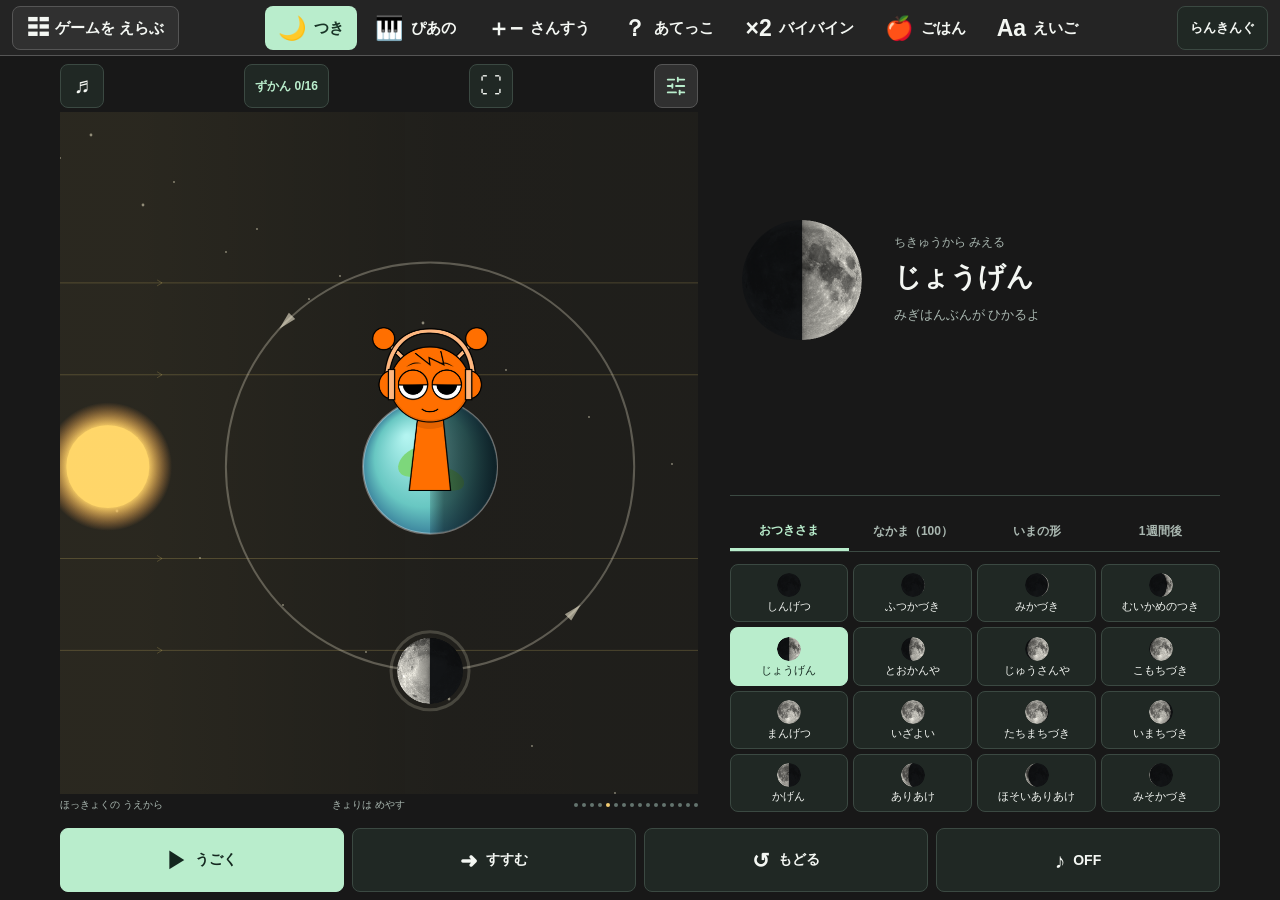
<file: index.html>
<!doctype html>
<html lang="ja">
<head>
  <meta charset="utf-8">
  <meta name="viewport" content="width=device-width, initial-scale=1, viewport-fit=cover">
  <meta name="theme-color" content="#151918">
  <title>Moon Games</title>
  <link rel="stylesheet" href="games-theme.css?v=20260913-moon-names">
  <link rel="stylesheet" href="game-navigation.css?v=20260913-moon-names">
  <script src="game-navigation.js?v=20260913-moon-names" defer></script>
  <link rel="stylesheet" href="games-ranking.css?v=20260913-moon-names">
  <script src="games-ranking-config.js?v=20260913-moon-names" defer></script>
  <script src="games-ranking.js?v=20260913-moon-names" defer></script>
</head>
<body class="game-shell" data-game-shell>
  <header id="gameNavigation" aria-label="ゲームの メニュー"></header>
  <iframe class="game-frame" id="gameFrame" title="ゲーム" allow="autoplay; fullscreen" allowfullscreen></iframe>
  <noscript>ゲームであそぶには、ブラウザのJavaScriptを有効にしてください。</noscript>
</body>
</html>
</file>
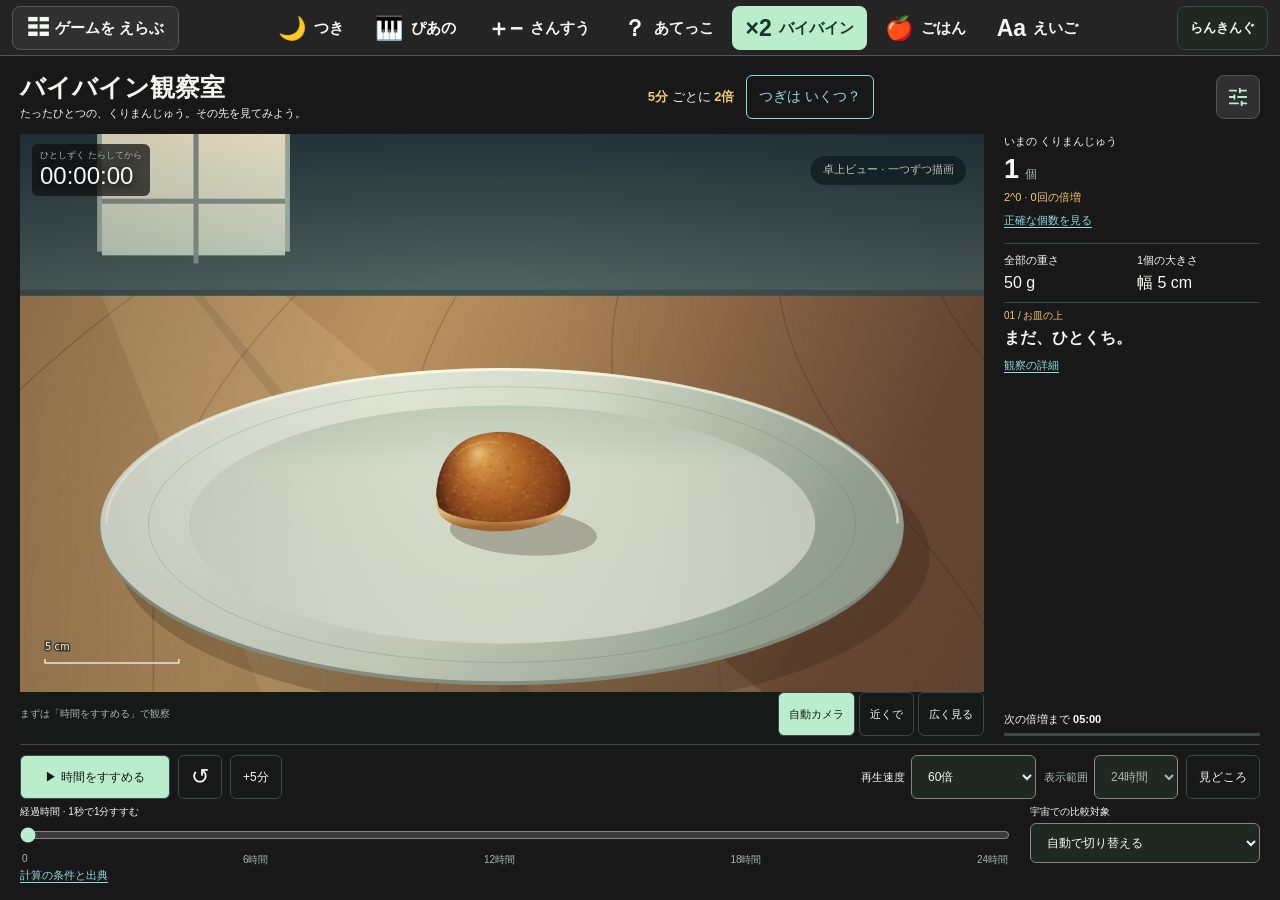
<file: baibain-game.html>
<!doctype html>
<html lang="ja">
<head>
  <meta charset="utf-8">
  <meta name="viewport" content="width=device-width,initial-scale=1,viewport-fit=cover">
  <meta name="theme-color" content="#151918">
  <title>バイバイン観察室 | Moon Games</title>
  <style>
    :root{color-scheme:dark;font-family:-apple-system,BlinkMacSystemFont,"Hiragino Sans","Yu Gothic",Meiryo,sans-serif;background:var(--game-bg,#151918);color:var(--game-ink,#f4f7f3);--muted:var(--game-muted,#a9b7b0);--line:var(--game-line,#3b4942);--accent:var(--game-primary,#b9edcc)}
    *{box-sizing:border-box}body{margin:0}button,select,input{font:inherit}button,select{cursor:pointer}button,a,select,input{touch-action:manipulation}button{border:1px solid var(--line);background:transparent;color:inherit}button:hover{background:#ffffff12}button:disabled{opacity:.45;cursor:default}a{color:var(--accent)}button:focus-visible,a:focus-visible,select:focus-visible,input:focus-visible{outline:3px solid var(--game-cyan,#8edce2);outline-offset:2px}[hidden]{display:none!important}
    .top{display:flex;justify-content:space-between;align-items:center}.stage{position:relative;min-width:0}canvas{display:block;width:100%}.hud{position:absolute;pointer-events:none;text-shadow:0 2px 8px #000;background:#111b}.hud-time,.count,.value{font-variant-numeric:tabular-nums}.count,.value{overflow-wrap:anywhere}.count{font-weight:650}.count-unit{font-size:12px;color:var(--muted);margin-left:6px}.formula{color:var(--accent)}.camera-controls,.transport-top,.speed-label,.below{display:flex;align-items:center}.stat-pair{display:grid;border-block:1px solid var(--line)}.meter{height:3px}.meter div{height:100%;background:var(--accent);width:0}.scrubber{width:100%;margin:0;accent-color:var(--accent)}.ticks{display:flex;justify-content:space-between}.comparison{border-top:1px solid var(--line);color:var(--muted)}.comparison strong{color:var(--accent)}.below{justify-content:space-between}.cosmic{border-top:1px solid var(--line)}.cosmic-title{margin:0}.jumps span{color:var(--muted)}#announcement{position:absolute;width:1px;height:1px;overflow:hidden;clip-path:inset(50%)}
    .game-page,.game-page *{letter-spacing:0}
    .game-page{background:var(--game-bg,#151918);color:var(--game-ink,#f4f7f3)}
    .game-page button,.game-page select{border-radius:6px;min-height:44px;font-size:12px;padding:8px 12px}
    .game-page button:focus-visible,.game-page a:focus-visible,.game-page select:focus-visible,.game-page input:focus-visible{outline-color:var(--game-cyan,#8edce2)}
    .game-page select{background:var(--game-surface,#202824);color:inherit;min-width:0}
    .game-page .app{max-width:1560px;margin:auto;padding:12px 20px;min-height:100svh;display:grid;grid-template-rows:auto minmax(320px,1fr) auto auto;gap:10px}
    .game-page .top{margin:0;gap:12px;min-height:48px}
    .game-page h1{font-size:25px;line-height:1.25;margin:0;font-weight:650}
    .game-page .subtitle{font-size:11px;margin:3px 0 0;line-height:1.4}
    .game-page .rule{border:0;border-radius:0;padding:0;font-size:13px;margin:0}
    .game-page .rule b{color:var(--game-gold,#f4cc72)}
    .game-page .workspace{display:grid;grid-template-columns:minmax(0,1fr) 256px;gap:20px;min-height:0}
    .game-page .stage{height:100%;min-height:0;border:0;border-radius:0;overflow:visible;background:var(--game-bg,#151918);display:grid;grid-template-rows:minmax(0,1fr) 44px}
    .game-page canvas{min-height:0;height:100%;grid-row:1}
    .game-page .hud{left:12px;top:10px;padding:5px 8px;border-radius:6px;max-width:55%;color:var(--game-ink,#f4f7f3)}
    .game-page .hud-label{font-size:9px;color:var(--game-muted,#a9b7b0)}
    .game-page .hud-time{font-size:24px;line-height:1.2}
    .game-page .camera-controls{position:static;grid-row:2;justify-content:flex-end;align-items:center;background:none;border-radius:0;padding:0;gap:4px}
    .game-page .camera-controls button{padding:6px 10px;font-size:11px;min-height:44px}
    .game-page .camera-controls button[aria-pressed=true]{background:var(--game-primary,#b9edcc);color:var(--game-bg,#151918)}
    .game-page .scene-status{position:static;grid-row:2;grid-column:1;max-width:none;background:none;padding:0;border-radius:0;color:var(--muted);font-size:10px;align-self:center;line-height:1.4}
    .game-page .stage{grid-template-columns:minmax(0,1fr) auto;column-gap:8px}
    .game-page canvas{grid-column:1/-1}
    .game-page .camera-controls{grid-column:2}
    .game-page .readout{display:flex;flex-direction:column;margin:0;gap:10px;min-width:0}
    .game-page .main-count{margin:0;padding:0;border:0}
    .game-page .stat-label{font-size:11px;margin:0 0 4px}
    .game-page .count{font-size:27px;line-height:1.25}
    .game-page .formula{margin:3px 0 0;font-size:11px}
    .game-page .text-action{min-height:32px;padding:4px 0;border:0;background:none;color:var(--game-cyan,#8edce2);text-decoration:underline;text-underline-offset:3px;font-size:11px}
    .game-page .stat-pair{padding:9px 0;gap:10px;grid-template-columns:1fr 1fr}
    .game-page .stat-pair .stat-label{margin-bottom:4px}
    .game-page .value{font-size:16px;line-height:1.35}
    .game-page .observation{margin:0}
    .game-page .chapter{font-size:10px;color:var(--game-gold,#f4cc72)}
    .game-page .observation h2{font-size:16px;line-height:1.4;margin:4px 0 0}
    .game-page .comparison{margin:0;padding:6px 0 0;font-size:11px;line-height:1.5}
    .game-page .comparison p{margin:2px 0 0}
    .game-page .next{margin-top:auto;padding:0;font-size:11px}
    .game-page .next strong{color:var(--game-ink,#f4f7f3)}
    .game-page .meter{margin-top:6px;background:var(--line)}
    .game-page .transport{margin:0;padding:10px 0 0;border:0;border-top:1px solid var(--line);border-radius:0;background:none;display:grid;grid-template-columns:minmax(0,1fr) 230px;gap:6px 20px}
    .game-page .transport-top{grid-column:1/-1;gap:8px;flex-wrap:wrap}
    .game-page .primary{background:var(--accent);color:var(--game-bg,#151918);min-width:150px}
    .game-page .primary:hover{background:var(--game-cyan,#8edce2)}
    .game-page .speed-label{margin-left:auto;font-size:11px;gap:6px}
    .game-page .range-control{display:flex;align-items:center;gap:6px;font-size:11px;color:var(--muted)}
    .game-page .timeline-top{margin:0;font-size:10px;min-height:16px}
    .game-page .scrubber{height:28px}
    .game-page .ticks{font-size:10px;margin:0 2px;color:var(--muted)}
    .game-page .reference-control{margin:0;gap:4px;display:grid;align-content:start;font-size:10px}
    .game-page .reference-control select{width:100%;min-width:0;min-height:40px}
    .game-page .below{margin:0;gap:12px;align-items:center;font-size:11px;line-height:1.4}
    .game-page .below .text-action{min-height:24px}
    .game-page .back{font-size:11px}
    .game-page #reset{font-size:22px;min-width:44px;line-height:1}
    .game-page .formula{color:var(--game-gold,#f4cc72)}
    html.is-embedded .game-page .back{display:none}
    .game-page dialog{background:var(--game-surface,#202824);color:var(--game-ink,#f4f7f3);border:1px solid var(--line);border-radius:8px;padding:0;width:min(680px,calc(100% - 28px));max-height:calc(100svh - 32px);overflow:auto;overscroll-behavior:contain}
    .game-page dialog::backdrop{background:#0009}
    .game-page .dialog-heading{display:flex;align-items:center;justify-content:space-between;gap:12px;position:sticky;top:0;background:var(--game-surface,#202824);padding:12px 16px;border-bottom:1px solid var(--line);z-index:1}
    .game-page .dialog-heading h2{font-size:18px;margin:0;line-height:1.4}
    .game-page .dialog-heading button{font-size:22px;min-width:44px;padding:4px}
    .game-page .dialog-content{padding:16px;font-size:13px;line-height:1.8;overflow-wrap:anywhere}
    .game-page .dialog-content p{margin:0 0 12px}
    .game-page .dialog-content p:last-child{margin-bottom:0}
    .game-page .jumps{display:grid;grid-template-columns:repeat(2,minmax(0,1fr));gap:8px;margin:0}
    .game-page .jumps button{text-align:left;white-space:normal;font-size:12px;min-height:48px}
    .game-page .jumps span{display:block;margin:2px 0 0;font-size:11px}
    .game-page .cosmic{margin-top:16px;padding-top:12px}
    .game-page .cosmic-title{font-size:12px;color:var(--game-gold,#f4cc72)}
    .game-page .cosmic .jumps{margin-top:10px}
    .game-page #hudCount{display:none}
    .game-page .top>div:first-child{min-width:0}
    .game-page .prediction-entry{display:flex;align-items:center;gap:12px;flex-shrink:0}
    .game-page #openPrediction{border-color:var(--game-cyan,#8edce2);color:var(--game-cyan,#8edce2);font-size:14px;min-height:44px}
    .game-page #predictionDialog{width:min(560px,calc(100% - 28px))}
    .game-page .prediction-content{padding:12px 16px 16px;text-align:center}
    .game-page .prediction-now{display:flex;align-items:center;justify-content:center;gap:16px;min-height:64px}
    .game-page .prediction-now p{margin:0;font-size:17px}
    .game-page #predictionCount{font-size:28px;color:var(--game-gold,#f4cc72)}
    .game-page .prediction-images{display:grid;grid-template-columns:repeat(4,20px);grid-auto-rows:17px;gap:3px;align-content:center;justify-content:center;min-height:77px}
    .game-page .prediction-bun{display:block;width:20px;height:17px}
    .game-page #predictionPrompt{font-size:18px;margin:8px 0 12px}
    .game-page .prediction-choices{display:grid;grid-template-columns:repeat(3,minmax(0,1fr));gap:10px}
    .game-page .prediction-choice{display:flex;flex-direction:column;justify-content:center;gap:8px;min-width:0;height:142px;padding:10px 4px;border-width:2px}
    .game-page .prediction-number{font-size:28px;line-height:1.2;font-weight:700}
    .game-page .prediction-choice[data-correct]{border-color:var(--accent);background:#b9edcc18;opacity:1}
    .game-page .prediction-pair{display:grid;grid-template-columns:repeat(2,minmax(0,1fr));gap:6px;width:94px;max-width:100%;height:77px;align-items:center}
    .game-page .prediction-group{display:grid;grid-template-columns:repeat(2,minmax(0,1fr));gap:2px;padding-top:3px;border-top:2px solid var(--game-primary,#b9edcc)}
    .game-page .prediction-group+ .prediction-group{border-color:var(--game-cyan,#8edce2)}
    .game-page .prediction-group .prediction-bun{width:100%;max-width:20px;height:17px;justify-self:center}
    .game-page #predictionSound{font-size:12px;white-space:nowrap;margin-left:auto;min-height:44px}
    .game-page .prediction-feedback{display:flex;align-items:center;justify-content:center;gap:8px;min-height:62px}
    .game-page #predictionFeedback{margin:0;font-size:15px;line-height:1.5}
    .game-page .prediction-star{color:var(--game-gold,#f4cc72);font-size:28px;animation:prediction-pop .5s ease-out}
    .game-page #predictionNext{font-size:18px;min-height:48px;width:100%;max-width:280px}
    @keyframes prediction-pop{from{transform:scale(.5) rotate(-20deg)}to{transform:scale(1) rotate(0)}}
    @media(prefers-reduced-motion:reduce){.game-page .prediction-star{animation:none}}
    @media(max-width:640px){.game-page .prediction-entry{flex-direction:column;gap:4px}.game-page #openPrediction{padding:6px 8px;font-size:12px}.game-page .prediction-content{padding:10px}.game-page .prediction-choices{gap:5px}.game-page .prediction-images{grid-template-columns:repeat(4,17px);grid-auto-rows:15px;gap:2px}.game-page .prediction-bun{width:17px;height:15px}.game-page #predictionPrompt{font-size:16px}.game-page #predictionFeedback{font-size:13px}}
    @media(min-width:901px){.game-page .app{height:100svh;min-height:0;grid-template-rows:58px minmax(0,1fr) 112px 24px;gap:8px}.game-page .readout{gap:6px}}
    @media(min-width:901px) and (max-height:650px){.game-page .app{padding:8px 16px;grid-template-rows:48px minmax(0,1fr) 112px 24px;gap:6px}.game-page h1{font-size:22px}.game-page .subtitle{font-size:10px}.game-page .readout{gap:4px}.game-page .count{font-size:24px}.game-page .stat-pair{padding:6px 0}.game-page .hud-time{font-size:22px}.game-page .observation h2{font-size:15px}}
    @media(max-width:900px){.game-page .app{padding:12px;grid-template-rows:auto 380px auto auto}.game-page .workspace{grid-template-columns:minmax(0,1fr) 230px;gap:12px}.game-page .transport{gap:8px 12px}.game-page h1{font-size:23px}}
    @media(max-width:640px){.game-page .app{display:flex;gap:12px;padding:12px}.game-page .top{order:0;align-items:center}.game-page .eyebrow{font-size:8px}.game-page h1{font-size:21px}.game-page .subtitle{font-size:10px;max-width:230px}.game-page .rule{font-size:10px;white-space:normal;min-width:64px;display:block}.game-page .workspace{display:contents}.game-page .stage{order:1;height:320px;min-height:320px;flex:none}.game-page .stage.is-space{min-height:360px;height:360px}.game-page .transport{order:2;display:flex;flex-direction:column;gap:8px}.game-page .transport-top{display:grid;grid-template-columns:repeat(3,minmax(0,1fr));gap:6px}.game-page .transport-top>*{min-width:0}.game-page .primary{grid-column:span 2;min-width:0}.game-page .speed-label{margin:0;grid-column:span 2;display:grid;grid-template-columns:auto minmax(0,1fr)}.game-page .range-control{grid-column:span 2;display:grid;grid-template-columns:auto minmax(0,1fr)}.game-page #openMilestones{grid-column:3}.game-page .reference-control{grid-template-columns:auto minmax(0,1fr);align-items:center;font-size:11px}.game-page .readout{order:3;display:grid;grid-template-columns:1fr 1fr;gap:12px;margin:0}.game-page .main-count{grid-column:1/-1}.game-page .comparison,.game-page .next{grid-column:1/-1}.game-page .stat-pair{border:0;grid-template-columns:1fr;padding:0;gap:12px}.game-page .below{order:4;flex-wrap:wrap}.game-page .hud-time{font-size:22px}.game-page .count{font-size:27px}.game-page .dialog-heading h2{font-size:16px}}
    @media(max-width:640px){.game-page .app{flex-direction:column}.game-page .rule{min-width:76px;white-space:nowrap}.game-page .stage{grid-template-rows:minmax(0,1fr) 40px 28px}.game-page .camera-controls{grid-column:1/-1;justify-content:center}.game-page .scene-status{grid-row:3;grid-column:1/-1;text-align:center}}
  </style>
  <link rel="stylesheet" href="games-theme.css?v=20260913-moon-names">
  <script src="games-theme.js?v=20260913-moon-names"></script>
  <script src="game-navigation.js?v=20260913-moon-names" defer></script>
  <script src="games-audio.js?v=20260913-moon-names"></script>
</head>
<body class="game-page" data-game="baibain">
  <main class="app">
    <header class="top"><div><h1>バイバイン観察室</h1><p class="subtitle">たったひとつの、くりまんじゅう。その先を見てみよう。</p></div><div class="prediction-entry"><div class="rule"><b>5分</b> ごとに <b>2倍</b></div><button type="button" id="openPrediction" aria-haspopup="dialog" aria-controls="predictionDialog">つぎは いくつ？</button></div></header>
    <div class="workspace">
      <section class="stage" aria-label="くりまんじゅうが増える様子">
        <canvas id="scene" role="img" aria-label="皿の上のくりまんじゅう1個"></canvas>
        <div class="hud"><div class="hud-label">ひとしずく たらしてから</div><div class="hud-time" id="elapsed">00:00:00</div><div id="hudCount">1 個</div></div>
        <div class="scene-status" id="sceneStatus">まずは「時間をすすめる」で観察</div>
        <div class="camera-controls" aria-label="カメラ"><button type="button" data-view="auto" aria-pressed="true">自動カメラ</button><button type="button" data-view="close" aria-pressed="false">近くで</button><button type="button" data-view="wide" aria-pressed="false">広く見る</button></div>
      </section>
      <aside class="readout" aria-label="現在の観察データ">
        <div class="main-count"><p class="stat-label">いまの くりまんじゅう</p><div><span class="count" id="count">1</span><span class="count-unit">個</span></div><p class="formula" id="formula">2⁰ = 1 · まだ増えていません</p><button type="button" class="text-action" data-dialog="exactDialog" aria-haspopup="dialog">正確な個数を見る</button></div>
        <div class="stat-pair"><div><p class="stat-label">全部の重さ</p><div class="value" id="mass">50 g</div></div><div><p class="stat-label" id="sizeLabel">1個の大きさ</p><div class="value" id="height">幅 5 cm</div></div></div>
        <div class="observation"><div class="chapter" id="chapter">01 / お皿の上</div><h2 id="headline">まだ、ひとくち。</h2><button type="button" class="text-action" data-dialog="observationDialog" aria-haspopup="dialog">観察の詳細</button></div>
        <div class="comparison" id="spaceComparison" hidden><div>比較対象：<strong id="referenceLabel">地球</strong></div><p id="referenceRatio"></p></div>
        <div class="next"><span id="nextLabel">次の倍増まで <strong id="next">05:00</strong></span><div class="meter"><div id="progress"></div></div></div>
      </aside>
    </div>
    <section class="transport" aria-label="時間の操作">
      <div class="transport-top"><button type="button" class="primary" id="play" aria-pressed="false">▶ 時間をすすめる</button><button type="button" class="reset" id="reset" aria-label="最初の1個に戻す" title="最初の1個に戻す">↺</button><button type="button" id="step" class="reset">+5分</button><label class="speed-label">再生速度<select id="speed"><option value="1">1倍（実時間）</option><option value="60" selected>60倍</option><option value="300">300倍</option><option value="1800">1,800倍</option></select></label><label class="range-control">表示範囲<select id="range"><option value="10800">3時間</option><option value="43200">12時間</option><option value="86400" selected>24時間</option></select></label><button type="button" id="openMilestones" data-dialog="milestonesDialog" aria-haspopup="dialog">見どころ</button></div>
      <div class="timeline"><div class="timeline-top"><label for="timeline">経過時間 <span id="speedHint">· 1秒で1分すすむ</span></label></div>
      <input class="scrubber" id="timeline" type="range" min="0" max="86400" step="1" value="0" aria-label="経過時間" aria-valuetext="0時間0分0秒">
      <div class="ticks" id="ticks" aria-hidden="true"><span>0</span><span>6時間</span><span>12時間</span><span>18時間</span><span>24時間</span></div></div>
      <label class="reference-control">宇宙での比較対象<select id="reference"><option value="auto">自動で切り替える</option></select></label>
    </section>
    <footer class="below"><button type="button" class="text-action" data-dialog="assumptionsDialog" aria-haspopup="dialog">計算の条件と出典</button><a class="back" href="index.html?game=moon" target="_top">おつきさまへ ↗</a></footer>
    <dialog id="exactDialog" aria-labelledby="exactTitle"><header class="dialog-heading"><h2 id="exactTitle">正確な個数</h2><button type="button" data-close-dialog aria-label="閉じる" autofocus>×</button></header><div class="dialog-content"><p id="exactCount">1 個</p></div></dialog>
    <dialog id="observationDialog" aria-labelledby="observationTitle"><header class="dialog-heading"><h2 id="observationTitle">観察の詳細</h2><button type="button" data-close-dialog aria-label="閉じる" autofocus>×</button></header><div class="dialog-content"><p id="description">最初は1個。5分待つと2個になり、その2個も、さらに5分で4個になります。</p><div id="referenceDetails" hidden><p id="referenceSize"></p><p id="referenceNote"></p></div></div></dialog>
    <dialog id="milestonesDialog" aria-labelledby="milestonesTitle"><header class="dialog-heading"><h2 id="milestonesTitle">見どころへ移動</h2><button type="button" data-close-dialog aria-label="閉じる" autofocus>×</button></header><div class="dialog-content">
      <nav class="jumps" id="milestones" aria-label="見どころへ移動"><button type="button" data-time="300">最初の2個<span>5分</span></button><button type="button" data-time="3600">1時間後<span>4,096個</span></button></nav>
      <div class="cosmic"><p class="cosmic-title">地球の先へ — 同じ体積の球は、どこまで大きくなる？</p><nav class="jumps" id="cosmicMilestones" aria-label="地球以降の見どころへ移動"></nav></div>
    </div></dialog>
    <dialog id="assumptionsDialog" aria-labelledby="assumptionsTitle"><header class="dialog-heading"><h2 id="assumptionsTitle">計算の条件と出典</h2><button type="button" data-close-dialog aria-label="閉じる" autofocus>×</button></header><div class="dialog-content" id="assumptions"><div class="notes"><p>原作の設定に合わせ、1個からスタートし、5分の境目で一斉に2倍になります。途中で食べたり減ったりはしません。個数は24時間後まで整数で正確に計算しています。</p><p>1個を幅5 × 奥行4 × 高さ3.5 cmの楕円体、50 gと仮定。積み山はすき間36%、斜面32°の円すいで見積もります。これは寸法から大きさを比較するためのモデルで、実際のまんじゅうの変形・つぶれ・衝突・流れを解く物理実験ではありません。小さい段階は個体を描き、多くなると表面の模様として省略します。</p><p>惑星規模では、すき間を除いた同じ体積の球を地球・太陽・海王星の軌道・天の川銀河・観測可能な宇宙と比較します。地球を覆う速さや、重力による崩壊の予測ではありません。銀河や宇宙の描画は広がりを示す模式図で、宇宙全体の大きさや形を表しません。海王星の軌道を太陽系の幅の目安にしていますが、太陽系はさらに外まで続きます。質量が無から増える設定自体は、現実の物理法則では起こりません。</p><p>設定：<a href="https://www.tv-asahi.co.jp/doraemon/story/0135/" target="_blank" rel="noopener noreferrer">テレビ朝日「バイバイン」</a> ／ 地球の参考値：<a href="https://ssd.jpl.nasa.gov/planets/phys_par.html" target="_blank" rel="noopener noreferrer">NASA/JPL 惑星の物理量</a>。地球の平均半径6,371 km・質量5.9722 × 10²⁴ kgを使用。まんじゅうの寸法・重さ・山の形は、このシミュレーションの仮定です。</p><p>宇宙の比較値：NASAの<a href="https://www.nasa.gov/learning-resources/how-does-the-sun-behave-grades-5-8/" target="_blank" rel="noopener noreferrer">太陽の直径</a>、<a href="https://science.nasa.gov/neptune/neptune-facts/" target="_blank" rel="noopener noreferrer">海王星までの平均距離</a>、<a href="https://www.nasa.gov/science-research/astrophysics/how-big-is-space-we-asked-a-nasa-expert-episode-61/" target="_blank" rel="noopener noreferrer">銀河・観測可能な宇宙の幅</a>。約140万km・軌道直径90億km・10万光年・920億光年を使用します。これらは到達時刻を見積もるための丸めた基準値です。</p></div></div></dialog>
    <dialog id="predictionDialog" aria-labelledby="predictionTitle" aria-describedby="predictionPrompt">
      <header class="dialog-heading"><h2 id="predictionTitle">つぎは いくつ？</h2><button type="button" data-close-dialog aria-label="とじて かんさつに もどる">×</button></header>
      <div class="prediction-content">
        <div class="prediction-now"><p>いまは <strong id="predictionCount">1</strong> こ</p><div id="predictionNowImages" class="prediction-images" aria-hidden="true"></div></div>
        <p id="predictionPrompt">5ふんごは、なんこ？</p>
        <div id="predictionChoices" class="prediction-choices" role="group" aria-labelledby="predictionPrompt"></div>
        <div class="prediction-feedback"><span id="predictionStar" class="prediction-star" aria-hidden="true" hidden>★</span><p id="predictionFeedback" role="status" aria-live="polite" aria-atomic="true"></p></div>
        <button type="button" id="predictionNext" class="primary" disabled>つぎへ</button>
      </div>
    </dialog>
    <svg width="0" height="0" aria-hidden="true" style="position:absolute;pointer-events:none"><defs><symbol id="predictionBun" viewBox="0 0 40 34"><path d="M3 23C2 15 10 7 20 3C30 7 38 15 37 23C36 32 4 32 3 23Z" fill="#d69a53" stroke="#75472d" stroke-width="2"/><path d="M4 24Q20 29 36 24Q34 33 20 32Q6 33 4 24Z" fill="#75472d"/><path d="M10 17Q12 12 18 9" fill="none" stroke="#ffe3ac" stroke-width="3" stroke-linecap="round"/></symbol></defs></svg>
    <div id="announcement" role="status" aria-live="polite"></div>
  </main>
  <script src="baibain-model.js"></script>
  <script src="baibain-renderer.js"></script>
  <script>
    (() => {
      'use strict';
      const M = window.BaibainModel;
      const $ = id => document.getElementById(id);
      document.querySelectorAll('[data-dialog]').forEach(button=>button.addEventListener('click',()=>$(button.dataset.dialog).showModal()));
      document.querySelectorAll('[data-close-dialog]').forEach(button=>button.addEventListener('click',()=>button.closest('dialog').close()));
      const scene = new window.BaibainScene($('scene'));
      const motionQuery = matchMedia('(prefers-reduced-motion: reduce)');
      let seconds = 0, speed = 60, playing = false, view = 'auto', referenceId = 'auto', last = null, lastUI = -1, frameId, alive = true, snapCamera = true, lastSceneMode;
      let state = M.snapshot(0);
      // Observation achievements are independent of the unlimited prediction practice.
      const rankingDiscoveries = new Set();
      let rankingObservationStarted = false, rankingSerial = 0;
      function recordDiscoveries(snapshot) {
        if (!rankingObservationStarted) return;
        const before = rankingDiscoveries.size;
        for (const [id, minimum] of [['one',1n],['double',2n],['hundred',100n],['thousand',1000n],['million',1000000n]]) {
          if (snapshot.count >= minimum) rankingDiscoveries.add(id);
        }
        if (before === rankingDiscoveries.size) return;
        let runId;
        try { runId = window.crypto?.randomUUID?.(); } catch {}
        runId ||= 'baibain-' + Date.now().toString(36) + '-' + (++rankingSerial) + '-' + Math.random().toString(36).slice(2);
        try {
          window.MoonRanking?.complete?.({ game: 'baibain', mode: 'discoveries', runId,
            metrics: { discoveries: [...rankingDiscoveries] } });
        } catch { /* Optional ranking must never interrupt the observation. */ }
      }
      const clock = value => { const n = Math.floor(value); return [Math.floor(n / 3600),Math.floor(n % 3600 / 60),n % 60].map(x => String(x).padStart(2,'0')).join(':'); };
      function observation(s) {
        const ref = M.spaceReference(s);
        if(ref.id === 'observable-universe') return ['09 / 観測できる宇宙の規模','見える宇宙の幅さえ超える。','同じ体積の球の直径が、観測可能な宇宙の約920億光年を超えました。宇宙全体の大きさや、宇宙が埋まる時刻を示すものではありません。'];
        if(ref.id === 'milky-way') return ['08 / 銀河の規模','天の川銀河より大きく。','球の直径が、天の川銀河の幅、約10万光年を超えました。銀河は星が散らばる領域。その広がりと、球の直径を比較しています。'];
        if(ref.id === 'solar-system') return ['07 / 太陽系の規模','海王星の軌道より大きく。','球の直径が、海王星の公転軌道の幅、約90億kmを超えました。太陽系はさらに外側まで続きます。軌道は実寸、星の点は位置を示す記号です。'];
        if(ref.id === 'sun') return ['06 / 恒星の規模','太陽より大きく。','同じ体積の球の直径が、太陽の直径、約140万kmを超えました。さらに時間を進めると、太陽系や銀河と比べられます。'];
        if(s.earthMassRatio >= 1) return ['06 / 惑星の、その先','重さが地球を超える。','同じ形のまま増え続けると仮定した比較です。現実なら圧縮や加熱、重力の影響を無視できません。'];
        if(s.earthVolumeRatio >= 1) return ['05 / 地球と比べる','体積が地球を超える。','すき間を除いたまんじゅうの体積の合計です。ここでは同じ体積の球に置き換えて見ています。'];
        if(s.pileRadius >= 1000) return ['04 / 街を見下ろす','もう、街の大きさ。','山の底の直径は '+M.formatLength(s.pileRadius * 2)+'。大きくなっても、次の5分でまた2倍。ここからの形は大きさを比べる目安です。'];
        if(s.bulkVolume >= 30) return ['03 / 部屋の外へ','部屋には収まらない。','すき間込みの体積が、30 m³の部屋を超えました。山のように積んだ場合の大きさを、人や家と比べてみましょう。'];
        if(s.count >= 32n) return ['02 / お皿から、その先へ','少しずつ、ではなく。','今ある全部が、それぞれもう1個に。1時間で4,096個、2時間では1,677万個を超えます。'];
        return ['01 / お皿の上',s.count === 1n ? 'まだ、ひとくち。' : 'ひとつが、ふたつに。','最初は1個。5分待つと2個になり、その2個も、さらに5分で4個になります。'];
      }
      function update(force = false) {
        const whole = Math.floor(seconds);
        if(!force && whole === lastUI) return;
        lastUI = whole; state = M.snapshot(seconds);
        $('elapsed').textContent = clock(seconds);
        $('count').textContent = M.formatCount(state.count);
        $('hudCount').textContent = M.formatCount(state.count)+' 個';
        $('exactCount').textContent = state.count.toLocaleString('ja-JP')+' 個';
        $('formula').textContent = '2^'+state.generations+' · '+state.generations+'回の倍増';
        $('mass').textContent = M.formatMass(state.massKg);
        updateSize();
        const copy = observation(state);
        $('chapter').textContent = copy[0]; $('headline').textContent = copy[1]; $('description').textContent = copy[2];
        $('nextLabel').innerHTML = seconds >= M.DEFAULTS.maxTime ? '24時間の観察が完了しました' : '次の倍増まで <strong id="next">'+clock(Math.ceil(state.nextIn)).slice(3)+'</strong>';
        $('progress').style.width = (seconds >= M.DEFAULTS.maxTime ? 100 : (300-state.nextIn)/3)+'%';
        $('timeline').value = seconds;
        $('timeline').setAttribute('aria-valuetext',Math.floor(seconds/3600)+'時間'+Math.floor(seconds%3600/60)+'分'+Math.floor(seconds%60)+'秒');
        $('scene').setAttribute('aria-label',clock(seconds)+'経過、くりまんじゅう'+M.formatCount(state.count)+'個。'+copy[1]);
        $('sceneStatus').textContent = seconds >= M.DEFAULTS.maxTime ? '24時間後まで到達 · 時間を戻して何度でも観察' : playing ? (speed === 1 ? '実時間で観察中 · 5分ごとに倍増' : speed.toLocaleString()+'倍速で観察中 · 5分ごとに倍増') : seconds === 0 ? 'まずは「時間をすすめる」で観察' : '一時停止中 · 時間を動かして比べよう';
        $('step').disabled = seconds >= M.DEFAULTS.maxTime;
        recordDiscoveries(state);
      }
      function setPlaying(on) {
        playing = on; last = null;
        $('play').textContent = playing ? 'Ⅱ 一時停止' : seconds >= M.DEFAULTS.maxTime ? '▶ もう一度みる' : '▶ 時間をすすめる';
        $('play').setAttribute('aria-pressed',String(playing)); update(true);
      }
      function ensureRange() {
        if(seconds > Number($('range').value)) {
          $('range').value = seconds <= 43200 ? '43200' : '86400'; setRange();
        }
      }
      function updateSize() {
        const space = scene.mode === 'space';
        $('sizeLabel').textContent = space ? '同じ体積の球の直径' : state.count <= 256n ? '1個の大きさ' : '円すいと仮定した高さ';
        $('height').textContent = space ? M.formatCosmicLength(state.equivalentRadius*2) : state.count <= 256n ? '幅 5 cm' : M.formatLength(state.pileHeight);
        $('spaceComparison').hidden=!space;
        $('referenceDetails').hidden=!space;
        if(space){
          const ref = M.SPACE_REFERENCES.find(r=>r.id===referenceId) || M.spaceReference(state);
          const ratio = state.equivalentRadius*2/ref.diameter;
          const ratioText = ratio < .001 ? ratio.toExponential(2).replace('e-',' × 10^-') : Number(ratio.toPrecision(3)).toLocaleString('ja-JP',{maximumSignificantDigits:3});
          $('referenceLabel').textContent=ref.label;
          $('referenceSize').textContent='基準の直径・幅：'+M.formatCosmicLength(ref.diameter);
          $('referenceRatio').textContent='球の直径は、この基準の約'+ratioText+'倍';
          $('referenceNote').textContent=ref.kind==='body'?'同じ縮尺で直径を比較しています。':'星々が広がる領域の幅との比較です。中身が詰まった天体ではありません。';
        }
      }
      function seek(value) { rankingObservationStarted=true; seconds = Math.min(M.DEFAULTS.maxTime,Math.max(0,Number(value)||0)); snapCamera=true; ensureRange(); setPlaying(false); update(true); }
      // Independent practice snapshots never seek or replace the observation state.
      let predictionRound = 0, predictionSolved = false, predictionAnswer = 0;
      let predictionSound = false;
      const soundButton = document.createElement('button');
      soundButton.id='predictionSound';soundButton.type='button';soundButton.textContent='♪ OFF';
      soundButton.setAttribute('aria-label','せいかいの おと');soundButton.setAttribute('aria-pressed','false');
      $('predictionDialog').querySelector('.dialog-heading h2').after(soundButton);
      function setPredictionSound(enabled){predictionSound=enabled;soundButton.textContent=enabled?'♫ ON':'♪ OFF';soundButton.setAttribute('aria-pressed',String(enabled));}
      soundButton.addEventListener('click',()=>{
        setPredictionSound(!predictionSound);
        if(predictionSound) void window.MoonAudio.unlock().catch(()=>setPredictionSound(false));
      });
      window.MoonAudio.onSuspend(()=>setPredictionSound(false));
      function predictionImages(count) {
        return Array.from({length:count},()=>{
          const svg=document.createElementNS('http://www.w3.org/2000/svg','svg');
          svg.classList.add('prediction-bun');svg.setAttribute('viewBox','0 0 40 34');
          const use=document.createElementNS(svg.namespaceURI,'use');use.setAttribute('href','#predictionBun');svg.append(use);
          return svg;
        });
      }
      function showPrediction() {
        const time=(predictionRound%4)*M.DEFAULTS.interval;
        const count=Number(M.snapshot(time).count);
        predictionAnswer=Number(M.snapshot(time+M.DEFAULTS.interval).count);
        predictionSolved=false;
        $('predictionCount').textContent=count;
        $('predictionNowImages').replaceChildren(...predictionImages(count));
        $('predictionNext').disabled=true;
        $('predictionStar').hidden=true;
        $('predictionFeedback').textContent='';
        const choices=[predictionAnswer,count,predictionAnswer===2?3:predictionAnswer-1];
        for(let i=choices.length-1;i>0;i--){const j=Math.floor(Math.random()*(i+1));[choices[i],choices[j]]=[choices[j],choices[i]];}
        $('predictionChoices').replaceChildren(...choices.map(value=>{
          const button=document.createElement('button');button.type='button';button.className='prediction-choice';
          button.dataset.count=value;button.setAttribute('aria-label',value+'こ');
          const images=document.createElement('span');images.className='prediction-images';images.setAttribute('aria-hidden','true');images.append(...predictionImages(value));
          const number=document.createElement('span');number.className='prediction-number';number.textContent=value;
          button.append(images,number);
          return button;
        }));
      }
      $('openPrediction').addEventListener('click',()=>{
        setPlaying(false);
        if(!$('predictionChoices').children.length) showPrediction();
        $('predictionDialog').showModal();
        (predictionSolved?$('predictionNext'):$('predictionChoices').firstElementChild).focus();
      });
      $('predictionChoices').addEventListener('click',event=>{
        const button=event.target.closest('button[data-count]');
        if(!button||predictionSolved||!$('predictionDialog').open) return;
        if(Number(button.dataset.count)!==predictionAnswer){
          $('predictionFeedback').textContent='もういちど！ おなじ かずが もうひとくみ。';
          return;
        }
        predictionSolved=true;
        button.dataset.correct='true';
        for(const choice of $('predictionChoices').children) choice.disabled=true;
        const count=Number($('predictionCount').textContent);
        const pair=button.querySelector('.prediction-images');pair.className='prediction-pair';
        pair.replaceChildren(...[0,1].map(()=>{const group=document.createElement('span');group.className='prediction-group';group.append(...predictionImages(count));return group;}));
        if(predictionSound) void window.MoonAudio.effect('correct');
        $('predictionFeedback').textContent='だいせいかい！ '+count+' + '+count+' = '+predictionAnswer+'こ';
        $('predictionStar').hidden=false;
        $('predictionNext').disabled=false;
        $('predictionNext').focus();
      });
      $('predictionNext').addEventListener('click',()=>{
        if(!predictionSolved||!$('predictionDialog').open) return;
        predictionRound=(predictionRound+1)%4;
        showPrediction();
        $('predictionChoices').firstElementChild.focus();
      });
      $('predictionDialog').addEventListener('keydown',event=>{
        if(event.key!=='Tab') return;
        const buttons=[...$('predictionDialog').querySelectorAll('button:not(:disabled)')];
        const edge=event.shiftKey?buttons[0]:buttons[buttons.length-1];
        if(document.activeElement===edge){
          event.preventDefault();
          (event.shiftKey?buttons[buttons.length-1]:buttons[0]).focus();
        }
      });
      function setRange() {
        const max = Number($('range').value); $('timeline').max = max;
        if(seconds > max) { seconds = max; snapCamera=true; setPlaying(false); }
        $('ticks').replaceChildren(...Array.from({length:5},(_,i)=>{const e=document.createElement('span'); e.textContent = i ? (max*i/4/3600)+'時間' : '0'; return e;})); update(true);
      }
      $('play').addEventListener('click',()=>{ rankingObservationStarted=true; if(seconds >= M.DEFAULTS.maxTime) {seconds = 0;snapCamera=true;} setPlaying(!playing); });
      $('reset').addEventListener('click',()=>seek(0));
      $('step').addEventListener('click',()=>seek(seconds+300));
      $('timeline').addEventListener('input',e=>seek(e.target.value));
      $('range').addEventListener('change',setRange);
      $('speed').addEventListener('change',e=>{ speed=Number(e.target.value); last=null; $('speedHint').textContent = speed===1 ? '· 現実と同じ速さ' : '· 1秒で'+(speed/60)+'分すすむ'; update(true); });
      document.querySelectorAll('[data-view]').forEach(button=>button.addEventListener('click',()=>{view=button.dataset.view;document.querySelectorAll('[data-view]').forEach(b=>b.setAttribute('aria-pressed',String(b===button)));}));
      for(const ref of M.SPACE_REFERENCES){const option=document.createElement('option');option.value=ref.id;option.textContent=ref.label;$('reference').append(option);}
      $('reference').addEventListener('change',e=>{referenceId=e.target.value;view='auto';snapCamera=true;document.querySelectorAll('[data-view]').forEach(b=>b.setAttribute('aria-pressed',String(b.dataset.view===view)));update(true);});
      const cosmicIds=['sun-diameter','solar-system-diameter','milky-way-diameter','observable-universe-diameter'];
      const jumps=M.milestones().filter(m=>['room','city','earth-volume',...cosmicIds].includes(m.id));
      for(const m of jumps){const b=document.createElement('button');b.type='button';b.dataset.time=m.seconds;b.dataset.milestone=m.id;b.append(document.createTextNode(m.label));const t=document.createElement('span');t.textContent=Math.floor(m.seconds/3600)+'時間'+Math.floor(m.seconds%3600/60)+'分';b.append(t);b.title=m.description;$(cosmicIds.includes(m.id)?'cosmicMilestones':'milestones').append(b);}
      for(const id of ['milestones','cosmicMilestones']) $(id).addEventListener('click',e=>{const button=e.target.closest('[data-time]');if(button){seek(button.dataset.time);$('milestonesDialog').close();$('announcement').textContent=$('scene').getAttribute('aria-label');if(id==='cosmicMilestones'&&innerWidth<=640)$('scene').parentElement.scrollIntoView({block:'start',behavior:motionQuery.matches?'instant':'smooth'});}});
      function animate(now) {
        if(!alive) return;
        const dt = last === null ? 0 : Math.max(0,(now-last)/1000); last=now;
        if(playing && !document.hidden) {
          seconds=Math.min(M.DEFAULTS.maxTime,seconds+dt*speed);ensureRange();
          if(seconds >= M.DEFAULTS.maxTime) setPlaying(false);
        }
        update();
        scene.render(state,{time:now/1000,dt:Math.min(dt,.05),view,referenceId,reducedMotion:motionQuery.matches,snapCamera});
        snapCamera=false;
        if(lastSceneMode!==scene.mode){lastSceneMode=scene.mode;$('scene').parentElement.classList.toggle('is-space',scene.mode==='space');updateSize();}
        frameId=requestAnimationFrame(animate);
      }
      document.addEventListener('visibilitychange',()=>{if(document.hidden) setPlaying(false);last=null;});
      window.addEventListener('pagehide',()=>{alive=false;cancelAnimationFrame(frameId);scene.destroy();});
      window.addEventListener('pageshow',e=>{if(e.persisted) location.reload();});
      const initialTime=Number(new URLSearchParams(location.search).get('t'));
      if(Number.isFinite(initialTime)&&initialTime>0) seek(initialTime);
      update(true); frameId=requestAnimationFrame(animate);
    })();
  </script>
</body>
</html>
</file>
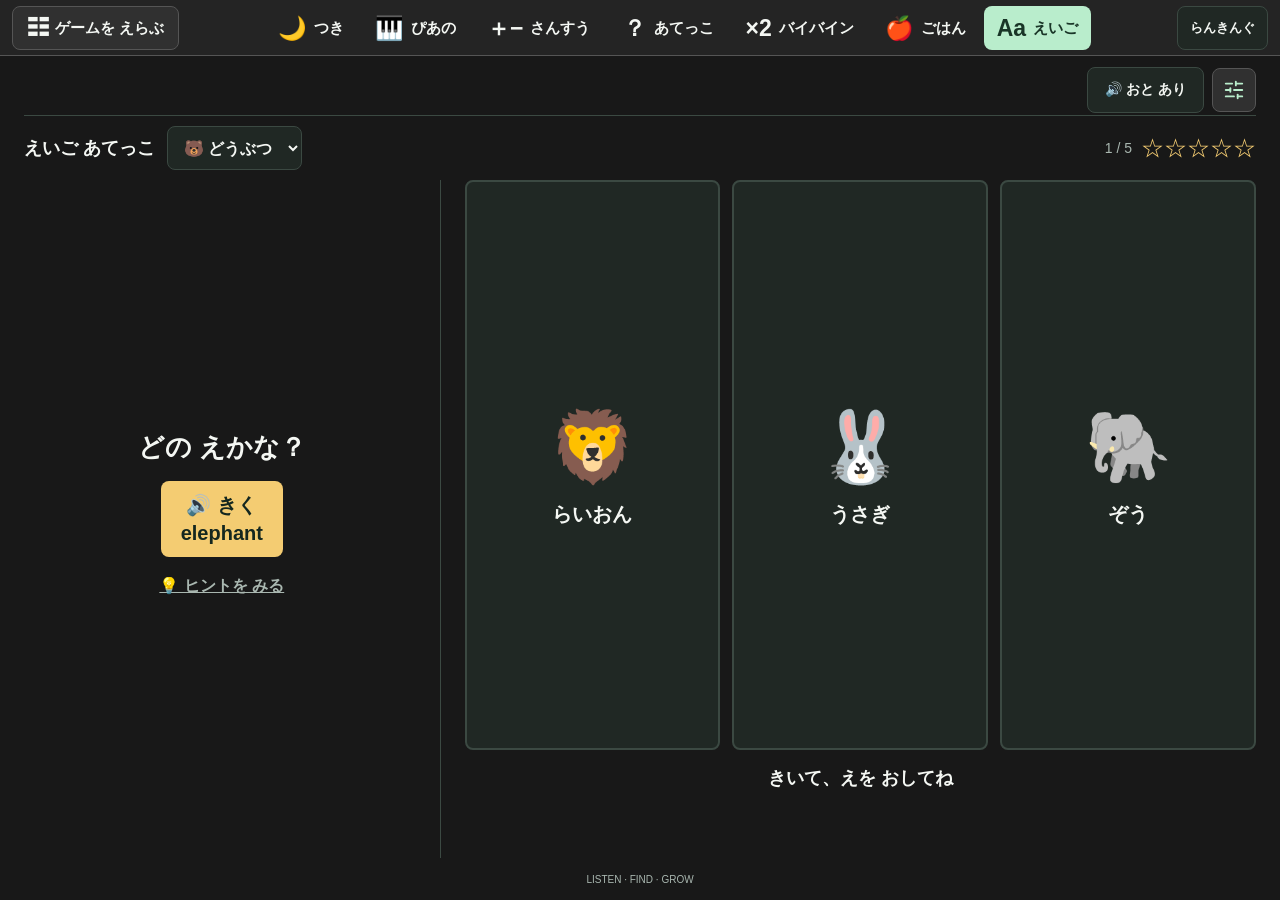
<file: english-game.html>
<!doctype html>
<html lang="ja">
<head>
<meta charset="utf-8"><meta name="viewport" content="width=device-width, initial-scale=1, viewport-fit=cover">
<meta name="theme-color" content="#fff8eb"><meta name="description" content="えをみて、えいごをきいて、あててみよう。4さいからの やさしい えいごゲーム。">
<title>えいご あてっこ | Moon Games</title>
<style>
:root{color-scheme:light;--ink:#283d35;--green:#287b5a;--paper:#fff8eb;--line:#dfdfcf;--soft:#e8f0db}*{box-sizing:border-box;-webkit-tap-highlight-color:transparent}html{background:var(--paper)}body.game-page{margin:0;color:var(--ink);background:var(--paper);font-family:"Arial Rounded MT Bold","Hiragino Maru Gothic ProN","Yu Gothic",sans-serif}button,a{touch-action:manipulation}button{font:inherit;color:inherit;cursor:pointer}button:disabled{cursor:default}button:focus-visible,a:focus-visible{outline:4px solid #2779b4;outline-offset:5px}[hidden]{display:none!important}.app{max-width:1080px;margin:auto;padding:24px 38px 30px;min-height:100svh}header{display:flex;align-items:center;justify-content:space-between;gap:16px;padding-bottom:21px;border-bottom:1px solid var(--line)}.home{font-size:14px;color:var(--ink);text-decoration:none;font-weight:800}.home span{color:var(--green)}.sound,.back{background:transparent;border:1px solid #bac8b3;border-radius:25px;padding:11px 17px;min-height:46px;font-size:14px;font-weight:800}.eyebrow{color:var(--green);font-size:12px;font-weight:900;letter-spacing:3px}.intro{text-align:center;margin:30px auto 26px}.garden{display:flex;align-items:center;justify-content:center;gap:16px;font-size:42px;margin:14px 0}.garden span:nth-child(2){font-size:66px}.intro h1{font-size:clamp(32px,6vw,52px);letter-spacing:2px;margin:12px 0}.intro p,.subtitle{font-size:16px;line-height:1.8;margin:8px 0;color:#566b5d}.categories{display:grid;grid-template-columns:repeat(3,1fr);gap:18px}.category{border:1px solid #d6deca;background:#f0f3df;border-radius:28px;padding:27px 12px 22px;text-align:center;box-shadow:0 5px 0 #e1e5cf;transition:transform .15s}.category:nth-child(2){background:#ffe7d9;box-shadow:0 5px 0 #f2d4bf;border-color:#efcfb9}.category:nth-child(3){background:#e7edf9;box-shadow:0 5px 0 #d3def2;border-color:#d0daef}.category:hover{transform:translateY(-3px)}.category .art{font-size:74px;display:block;margin-bottom:13px}.category strong{display:block;font-size:23px}.category small{display:block;margin-top:9px;letter-spacing:2px;color:#63715d}.parents{font-size:12px;color:#63715d;line-height:1.8;text-align:center;margin:25px auto 0;max-width:650px}.screen-head{display:flex;align-items:center;justify-content:space-between;gap:14px;margin:25px 0 18px}.screen-head h2{font-size:24px;margin:0}.learn-copy{text-align:center;margin-bottom:18px}.learn-grid{display:grid;grid-template-columns:repeat(3,1fr);gap:15px}.word-card,.choice{background:#fffdf7;border:2px solid #dbe1cd;border-radius:24px;box-shadow:0 5px 0 #e7e8d8;display:flex;flex-direction:column;align-items:center;justify-content:center;min-width:0}.word-card{padding:17px;gap:5px;min-height:158px}.word-art{display:block;font-size:58px;line-height:1.3}.word-card strong{font-size:22px}.word-card small{font-size:13px;color:#596e60}.swatch{width:70px;height:70px;border-radius:50%;display:block;margin:4px auto 10px;border:2px solid #0002;box-shadow:inset 0 -6px 0 #0001}.primary{display:block;background:var(--green);color:white;border:0;border-radius:22px;box-shadow:0 5px 0 #1b5a41;padding:18px 32px;font-size:23px;font-weight:900;min-width:240px;max-width:100%;margin:25px auto 10px}.primary:disabled{opacity:.5}.progress{display:flex;align-items:center;gap:9px;color:#566b5d;font-size:14px}.stars{font-size:23px;letter-spacing:4px;color:#a87714}.question{text-align:center}.question h2{font-size:clamp(25px,5vw,35px);margin:22px 0 14px}.listen{background:#f8cf67;border:0;border-radius:50px;min-height:74px;padding:13px 36px;font-size:24px;font-weight:900;box-shadow:0 5px 0 #ddb44c}.english{display:block;font-size:18px;margin-top:3px;letter-spacing:1px}.hint-toggle{margin:17px 0 0;padding:10px 16px;border:0;background:transparent;text-decoration:underline;color:#576e5e;font-weight:800;min-height:44px}.hint{font-size:19px;margin:10px auto;min-height:28px}.choices{display:grid;grid-template-columns:repeat(3,1fr);gap:18px;margin-top:20px}.choice{min-height:190px;padding:22px 12px;transition:transform .15s,border-color .15s}.choice .word-art{font-size:85px}.choice .swatch{width:90px;height:90px}.choice .label{font-size:19px;font-weight:800;margin-top:12px}.choice.correct{border:4px solid var(--green);background:#e5f3d9}.choice.retry{border-color:#dc9b43;background:#fff0d4}.choice:active,.word-card:active{transform:translateY(3px)}.feedback{text-align:center;min-height:30px;margin:25px 0 0;font-size:20px;font-weight:900}.next-space{min-height:100px}.note{text-align:center;min-height:22px;font-size:12px;color:#65725e;margin:16px 0 0}.finish{text-align:center;padding:45px 0 30px}.finish-art{font-size:85px}.finish h2{font-size:36px}.finish .stars{font-size:42px}.finish p{line-height:1.9}.secondary{display:block;margin:24px auto 0;min-height:48px;border:0;background:transparent;font-size:18px;text-decoration:underline;color:var(--green);font-weight:800}footer{text-align:center;color:#7e8877;font-size:11px;letter-spacing:2px;margin-top:32px}@media(max-width:600px){.app{padding:17px 16px 25px}header{padding-bottom:15px}.intro{margin-top:24px}.intro h1{font-size:35px}.intro p{font-size:14px}.categories{gap:10px}.category{padding:23px 5px 18px;border-radius:20px}.category .art{font-size:50px}.category strong{font-size:17px}.category small{font-size:10px;letter-spacing:1px}.learn-grid{gap:10px;grid-template-columns:repeat(2,1fr)}.word-card{min-height:143px;padding:12px}.word-art{font-size:46px}.screen-head{margin-top:20px}.screen-head h2{font-size:20px}.choices{gap:9px}.choice{min-height:157px;padding:18px 5px;border-radius:18px}.choice .word-art{font-size:60px}.choice .swatch{width:65px;height:65px}.choice .label{font-size:15px}.stars{font-size:20px;letter-spacing:1px}.progress{gap:5px}.feedback{font-size:18px}.sound{padding:10px 12px}.primary{font-size:21px}.finish{padding-top:32px}}@media(prefers-reduced-motion:reduce){*{transition:none!important}}
html.is-embedded .home{display:none}html.is-embedded header{justify-content:flex-end}
@media(max-height:780px){.app{padding-top:12px;padding-bottom:12px}header{padding-bottom:8px}.screen-head{margin:12px 0 8px}.question h2{margin:8px 0 10px}.listen{min-height:64px;padding:8px 28px}.hint-toggle{margin-top:4px}.hint{margin:2px auto;min-height:24px}.choices{margin-top:10px}.choice{min-height:145px;padding:10px 8px}.choice .word-art{font-size:68px}.feedback{margin-top:12px;min-height:26px}.next-space{min-height:78px}.next-space .primary{margin-top:10px;padding:13px 28px}.note{margin-top:6px}footer{margin-top:12px}}
@media(max-height:620px){.app{padding:8px 12px}header{padding-bottom:5px}.sound{padding:6px 12px;min-height:44px}.screen-head{margin:6px 0}.screen-head h2{font-size:18px}.back{padding:6px 12px;min-height:44px}.question h2{position:absolute;width:1px;height:1px;overflow:hidden;clip-path:inset(50%);margin:0}.listen{font-size:19px;min-height:57px;padding:5px 22px}.english{font-size:16px}.hint-toggle{margin:0;padding:5px 10px}.hint{font-size:16px;line-height:20px;min-height:20px;margin:0}.choices{margin-top:5px;gap:7px}.choice{min-height:108px;padding:7px 3px}.choice .word-art{font-size:48px}.choice .swatch{width:48px;height:48px;margin:2px auto}.choice .label{font-size:14px;margin-top:3px}.feedback{font-size:16px;margin-top:8px;min-height:22px}.next-space{min-height:60px}.next-space .primary{font-size:19px;min-height:46px;padding:9px 24px;margin:5px auto}.note{margin:4px 0;min-height:0}footer{margin-top:6px}.intro{margin:12px auto}.garden{margin:7px 0}.intro h1{font-size:29px}.intro p{margin:5px 0}.category{padding:14px 4px}.category .art{font-size:42px;margin-bottom:8px}.category strong{font-size:15px}.parents{margin-top:15px}}
:root{color-scheme:dark;--ink:var(--game-ink);--green:var(--game-primary);--paper:var(--game-bg);--line:var(--game-line);--soft:var(--game-surface)}
*{letter-spacing:0!important}body.game-page{font-family:var(--game-font)}
button{border-radius:8px!important;box-shadow:none!important}
.sound,.back,.word-card,.choice{background:var(--game-surface);border-color:var(--line)}
.category{background:#273b31;border-color:#42664f}.category:nth-child(2){background:#3c302d;border-color:#6d5148}.category:nth-child(3){background:#293a40;border-color:#46636d}
.intro p,.subtitle,.parents,.category small,.word-card small,.progress,.hint-toggle,.note,footer{color:var(--game-muted)}
.primary{color:#14271f}.listen{background:var(--game-gold);color:#14271f}.stars{color:var(--game-gold)}
.choice.correct{border:2px solid var(--game-primary);background:#344e3d}.choice.retry{background:#45372b;border-color:var(--game-gold)}
.intro h1{font-size:32px}.question h2{font-size:26px}.secondary{color:var(--green)}
.review-words{display:grid;grid-template-columns:repeat(5,minmax(0,1fr));gap:8px;width:min(100%,780px);margin:12px auto}
.review-word{min-width:0;min-height:100px;display:grid;place-items:center;gap:4px;padding:8px 4px;background:var(--game-surface);border:1px solid var(--line)}
.review-word .word-art{font-size:36px}.review-word .swatch{width:36px;height:36px;margin:0}.review-word strong{font-size:16px;overflow-wrap:anywhere}.review-word small{font-size:12px;color:var(--game-muted)}
@media(min-width:900px) and (orientation:landscape){
 .app{height:100svh;min-height:0;max-width:1440px;display:grid;grid-template-rows:48px minmax(0,1fr) 16px;gap:10px;padding:12px 24px}
 header{padding:0 0 4px;min-height:0}main{min-height:0;display:grid;grid-template-rows:minmax(0,1fr) auto;gap:4px}main>section{min-height:0}
 footer{margin:0;font-size:10px;line-height:16px}.note{margin:0;min-height:0;line-height:18px}.note:empty{display:none}
 #home{display:grid;grid-template-columns:minmax(0,1fr) minmax(0,1.8fr);align-items:center;gap:24px}
 .intro{margin:0}.garden{margin:8px 0}.intro h1{font-size:30px;margin:8px 0}.intro p{font-size:15px;line-height:1.6}
 .categories{gap:12px}.category{padding:24px 8px;min-height:220px}.category .art{font-size:62px;margin-bottom:14px}.category strong{font-size:22px}.category small{font-size:12px}
 #learn{display:grid;grid-template-rows:44px 24px minmax(0,1fr) 52px;gap:8px}
 .screen-head{margin:0;min-height:0}.screen-head h2{font-size:24px}.learn-copy{margin:0}.subtitle{margin:0;font-size:14px;line-height:24px}
 .learn-grid{min-height:0;grid-template-rows:repeat(2,minmax(0,1fr));gap:8px}.word-card{min-height:0;padding:6px;gap:0}.word-card .word-art{font-size:40px;line-height:1.1}.word-card .swatch{width:40px;height:40px;margin:0}.word-card strong{font-size:20px;line-height:1.3}.word-card small{font-size:12px}
 .primary{min-height:52px;padding:10px 24px;font-size:21px;margin:0 auto}
 #quiz{display:grid;grid-template-columns:minmax(280px,1fr) minmax(0,1.9fr);grid-template-rows:44px minmax(0,1fr) 36px 52px;gap:10px 24px}
 #quiz .screen-head{grid-column:1/-1;grid-row:1}.question{grid-column:1;grid-row:2/5;display:flex;flex-direction:column;align-items:center;justify-content:center;border-right:1px solid var(--line);padding-right:20px}
 .question h2{position:static;clip-path:none;width:auto;height:auto;overflow:visible;font-size:26px;margin:0 0 16px}.listen{font-size:20px;min-height:76px;padding:10px 20px}.english{font-size:20px}.hint-toggle{margin-top:8px}.hint{font-size:18px;line-height:1.5;margin:4px 0;min-height:0}
 .choices{grid-column:2;grid-row:2;min-height:0;margin:0;gap:12px}.choice{min-height:0;padding:12px 6px}.choice .word-art{font-size:70px}.choice .swatch{width:72px;height:72px}.choice .label{font-size:20px;margin-top:8px}
 .feedback{grid-column:2;grid-row:3;min-height:0;margin:0;align-self:center;font-size:18px}.next-space{grid-column:2;grid-row:4;min-height:0}.next-space .primary{margin:0 auto;min-height:52px;padding:10px 24px;font-size:21px}
 .finish{display:grid;align-content:center;justify-items:center;padding:0;gap:6px}.finish-art{font-size:30px;line-height:1}.finish h2{font-size:26px;margin:0}.finish .stars{font-size:26px}.finish p{font-size:15px;line-height:1.5;margin:0}.review-words{margin:2px 0}.review-word{min-height:100px}.finish .secondary{margin:0;min-height:44px;font-size:16px}
}
@media(max-width:600px){.review-words{grid-template-columns:repeat(3,minmax(0,1fr))}.review-word strong{font-size:14px}.finish{padding:18px 0 12px}.finish-art{font-size:48px;line-height:1.1}.finish h2{font-size:28px;margin:12px 0}.finish .stars{font-size:32px}.finish p{margin:10px 0}.finish .primary{margin:15px auto 8px;min-height:52px;padding:12px 24px}.review-word{min-height:90px}}
@media(prefers-reduced-motion:reduce){*,*::before,*::after{transition:none!important;animation:none!important}}
.category-picker{display:flex;align-items:center;gap:12px;font-size:18px;font-weight:800}.category-picker select{min-height:44px;padding:8px 12px;font:inherit;font-size:16px;background:var(--game-surface);color:var(--ink);border:1px solid var(--line);border-radius:8px}.screen-head{gap:8px}@media(max-width:600px){.category-picker{gap:6px}.category-picker>span{display:none}.category-picker select{padding:8px 6px;font-size:14px}}
.review-word.speaking { border-color: var(--game-gold); background: #453e29; box-shadow: inset 0 0 0 2px var(--game-gold)!important; }
.review-word.speaking strong { color: var(--game-gold); text-decoration: underline; text-underline-offset: 4px; }
.hint[hidden] { display: block!important; visibility: hidden; }
.hint { min-height: 28px; }
.choice .label { overflow-wrap: anywhere; }
.review-word { min-width: 44px; min-height: 44px; }
@media (max-width: 899px) {
 .choices { height: 150px; }
 .choice { min-height: 0; }
 .feedback { height: 48px; margin-top: 10px; display: grid; place-items: center; }
 .next-space { height: 62px; min-height: 62px; }
 .next-space .primary { margin: 4px auto; min-height: 48px; padding: 10px 20px; }
}
@media (max-width: 600px) and (max-height: 650px) {
 .choices { height: 120px; }
 .finish { padding: 8px 0; }
 .finish-art { font-size: 28px; }
 .finish h2 { font-size: 24px; margin: 4px 0; }
 .finish .stars { font-size: 26px; }
 .finish p { margin: 4px 0; }
 .review-words { margin: 8px auto; }
 .review-word { height: 90px; grid-template-rows: 32px 20px 18px; padding: 4px 2px; gap: 2px; }
 .review-word .word-art { font-size: 28px; line-height: 1.1; }
 .review-word .swatch { width: 28px; height: 28px; }
 .finish .primary { margin: 8px auto 0; }
}
</style>
<link rel="stylesheet" href="games-theme.css?v=20260913-moon-names"><script src="games-theme.js?v=20260913-moon-names"></script>
<script src="game-navigation.js?v=20260913-moon-names" defer></script>
</head>
<body class="game-page" data-game="english"><div class="app">
<header><a class="home" href="index.html" target="_top">☾ <span>MOON</span> GAMES　 /　もどる</a><button id="sound" class="sound" aria-pressed="false">🔊 おと あり</button></header>
<main>
<section id="quiz"><div class="screen-head"><label class="category-picker"><span>えいご あてっこ</span><select id="category" aria-label="ことばの しゅるい"><option value="animals">🐻 どうぶつ</option><option value="food">🍓 たべもの</option><option value="colors">🎨 いろ</option></select></label><div class="progress"><span id="count"></span><span class="stars" id="stars" aria-label="あつめた ほし"></span></div></div><div class="question"><h2>どの えかな？</h2><button id="listen" class="listen"><span id="listen-label">🔊 きく</span><span class="english" id="english" lang="en"></span></button><div><button id="hint-toggle" class="hint-toggle">💡 ヒントを みる</button></div><p id="hint" class="hint" hidden></p></div><div id="choices" class="choices"></div><p class="feedback" id="feedback" role="status" aria-live="polite"></p><div class="next-space"><button id="next" class="primary" hidden>つぎへ →</button></div></section>
<section id="finish" class="finish" hidden><div class="finish-art" aria-hidden="true">🌻</div><h2>ぜんぶ できたね！</h2><div class="stars" aria-label="ほし 5こ">★★★★★</div><p>きょうの ことば</p><div id="reviewWords" class="review-words" aria-label="みつけた えいご"></div><button id="again" class="primary">もういちど あそぶ</button></section>
<p id="audio-note" class="note" role="status"></p>
</main><footer>LISTEN · FIND · GROW</footer>
</div>
<script src="games-audio.js?v=20260913-moon-names"></script>
<script>
'use strict';
document.querySelector('meta[name="theme-color"]').content='#151918';
const DATA={animals:{name:'どうぶつ',en:'ANIMALS',icon:'🐻',words:[['dog','いぬ','🐶'],['cat','ねこ','🐱'],['rabbit','うさぎ','🐰'],['bear','くま','🐻'],['lion','らいおん','🦁'],['elephant','ぞう','🐘']]},food:{name:'たべもの',en:'FOOD',icon:'🍓',words:[['apple','りんご','🍎'],['banana','ばなな','🍌'],['strawberry','いちご','🍓'],['grapes','ぶどう','🍇'],['bread','ぱん','🍞'],['ice cream','あいす','🍦']]},colors:{name:'いろ',en:'COLORS',icon:'🎨',words:[['red','あか','#ec4b47'],['blue','あお','#388bdc'],['yellow','きいろ','#f4cc3e'],['green','みどり','#45a467'],['pink','ぴんく','#f28fb5'],['purple','むらさき','#9563c4']]}};
const $=id=>document.getElementById(id);
let screen='quiz',category='animals',deck=[],position=0,answered=false,muted=false,speechToken=0,audioFailed=false,questionVersion=0;
let runId='',firstTry=0,attempted=false,audioEnabled=false;
const synth=window.speechSynthesis;
const audio=window.MoonAudio;
let speakingCard=null,audioReady=null,audioEpoch=0;
document.addEventListener('click',event=>{
 if(event.target.closest?.('#moonAudioSettings, #moonAudioDialog'))return;
 if(event.isTrusted&&audio&&!muted&&event.target.closest?.('#listen, #again, #choices .choice, #reviewWords .review-word'))audioReady=audio.unlock().catch(()=>null);
},true);
function effect(name){
 if(muted||!audioReady||document.hidden)return;
 const epoch=audioEpoch,version=questionVersion;
 audioReady.then(context=>{if(context?.state==='running'&&!muted&&!document.hidden&&epoch===audioEpoch&&version===questionVersion)return audio.effect(name)}).catch(()=>{});
}
function clearSpeaking(){if(speakingCard){speakingCard.classList.remove('speaking');speakingCard.setAttribute('aria-busy','false');speakingCard=null}audio?.setDucking(false)}
function stopSpeech(){speechToken++;clearSpeaking();if(synth)try{synth.cancel()}catch{}}
function show(id){questionVersion++;stopSpeech();screen=id;['quiz','finish'].forEach(x=>$(x).hidden=x!==id);$('audio-note').textContent=muted?'おとは おやすみ。えと ヒントで あそべるよ。':'';window.scrollTo({top:0,behavior:'instant'});}
function art(word){const span=document.createElement('span');span.setAttribute('aria-hidden','true');if(word[2].startsWith('#')){span.className='swatch';span.style.background=word[2]}else{span.className='word-art';span.textContent=word[2]}return span}
function shuffle(items){const a=[...items];for(let i=a.length-1;i>0;i--){let j=Math.floor(Math.random()*(i+1));[a[i],a[j]]=[a[j],a[i]]}return a}
function revealHint(){if(screen!=='quiz')return;$('hint').hidden=false;$('hint').textContent='「'+deck[position][1]+'」を さがしてね';$('hint-toggle').setAttribute('aria-expanded','true')}
function unavailable(){audioFailed=true;$('audio-note').textContent='こえが でないときは、ヒントを みて あそんでね。';revealHint()}
function speak(word,card=null){
 stopSpeech();
 if(!audioEnabled||muted||document.hidden)return;
 if(!synth||!window.SpeechSynthesisUtterance){unavailable();return}
 const token=speechToken;
 try{
  const u=new SpeechSynthesisUtterance(word[0]);u.lang='en-US';u.rate=.78;u.pitch=1.08;
  if(audio?.getVolumes)u.volume=audio.getVolumes().voice;
  const voices=synth.getVoices(),voice=voices.find(v=>/^en-US/i.test(v.lang))||voices.find(v=>/^en/i.test(v.lang));
  if(voice)u.voice=voice;else if(voices.length){unavailable();return}
  let ended=false;
  u.onstart=()=>{
   if(ended||token!==speechToken||muted||document.hidden)return;
   audio?.setDucking(true);
   if(card){speakingCard=card;card.classList.add('speaking');card.setAttribute('aria-busy','true')}
  };
  u.onend=()=>{ended=true;if(token===speechToken)clearSpeaking()};
  u.onerror=event=>{ended=true;if(token===speechToken){clearSpeaking();if(!['canceled','interrupted'].includes(event?.error))unavailable()}};
  synth.speak(u);
 }catch{if(token===speechToken){clearSpeaking();unavailable()}}
}
function start(){deck=shuffle(DATA[category].words).slice(0,5);position=0;firstTry=0;runId=window.crypto?.randomUUID?.()||'english-'+Date.now()+'-'+Math.random().toString(36).slice(2);show('quiz');question()}
function finishRound(){
 show('finish');
 effect('complete');
 const version=questionVersion;
 $('reviewWords').replaceChildren();
 for(const word of deck){
  const button=document.createElement('button');button.type='button';button.className='review-word';
  button.setAttribute('aria-label',word[1]+'、'+word[0]+' をきく');button.append(art(word));
  const en=document.createElement('strong');en.lang='en';en.textContent=word[0];
  const ja=document.createElement('small');ja.textContent=word[1];button.append(en,ja);
  button.onclick=()=>{if(screen==='finish'&&version===questionVersion){audioEnabled=true;speak(word,button)}};
  $('reviewWords').append(button);
 }
 try{Promise.resolve(window.MoonRanking?.complete({game:'english',mode:category,runId,metrics:{firstTry,completed:5,total:5}})).catch(()=>{})}catch{/* Optional rankings must not interrupt play. */}
}
function question(){
 const version=++questionVersion;stopSpeech();answered=false;attempted=false;
 $('next').hidden=true;$('feedback').textContent='きいて、えを おしてね';$('hint').hidden=true;
 $('hint-toggle').setAttribute('aria-expanded','false');$('count').textContent=(position+1)+' / 5';
 $('stars').textContent='★'.repeat(position)+'☆'.repeat(5-position);
 const target=deck[position];$('english').textContent=target[0];$('choices').replaceChildren();
 const options=shuffle([target,...shuffle(DATA[category].words.filter(w=>w!==target)).slice(0,2)]);
 for(const word of options){
  const b=document.createElement('button');b.className='choice';b.setAttribute('aria-label',word[1]);b.append(art(word));
  const label=document.createElement('span');label.className='label';label.textContent=word[1];b.append(label);
  b.onclick=()=>{
   if(screen!=='quiz'||version!==questionVersion||answered)return;
   audioEnabled=true;$('listen-label').textContent='🔊 もういちど きく';
   if(word!==target){attempted=true;b.classList.add('retry');$('feedback').textContent='もういちど やってみよう！';speak(target);return}
   answered=true;if(!attempted)firstTry++;stopSpeech();b.classList.remove('retry');b.classList.add('correct');
   for(const choice of $('choices').children)choice.disabled=true;
   $('stars').textContent='★'.repeat(position+1)+'☆'.repeat(4-position);$('feedback').textContent='🌼 せいかい！ '+target[0];
   $('next').textContent=position===4?'ごほうびを みる ★':'つぎへ →';$('next').hidden=false;
   speak(target);effect('correct');
  };
  $('choices').append(b);
 }
 if(muted||audioFailed||!synth)revealHint();speak(target);
}
$('category').onchange=()=>{const key=$('category').value;if(!Object.prototype.hasOwnProperty.call(DATA,key))return;category=key;audioEnabled=true;$('listen-label').textContent='🔊 もういちど きく';start()};$('again').onclick=()=>{audioEnabled=true;start()};$('next').onclick=()=>{if(screen!=='quiz'||!answered)return;answered=false;position++;if(position===5)finishRound();else question()};$('listen').onclick=()=>{if(screen==='quiz'){audioEnabled=true;$('listen-label').textContent='🔊 もういちど きく';speak(deck[position])}};$('hint-toggle').onclick=revealHint;$('sound').onclick=()=>{audioEnabled=true;muted=!muted;stopSpeech();$('sound').textContent=muted?'🔇 おと なし':'🔊 おと あり';$('sound').setAttribute('aria-pressed',String(muted));$('audio-note').textContent=muted?'おとは おやすみ。えと ヒントで あそべるよ。':'';if(muted)revealHint();else if(screen==='quiz')speak(deck[position])};document.addEventListener('visibilitychange',()=>{if(document.hidden)stopSpeech()});window.addEventListener('pagehide',stopSpeech);
audio?.onSuspend(()=>{audioEpoch++;stopSpeech()});
let speechVolume=audio?.getVolumes?.().voice;
window.addEventListener('moon:audio-volume',event=>{
 const volume=event.detail?.voice;
 if(typeof volume==='number'&&volume!==speechVolume){speechVolume=volume;audioEpoch++;stopSpeech()}
});
$('sound').addEventListener('click',()=>{audioEpoch++},true);
start();
if(!synth||!window.SpeechSynthesisUtterance)unavailable();
</script></body></html>
</file>
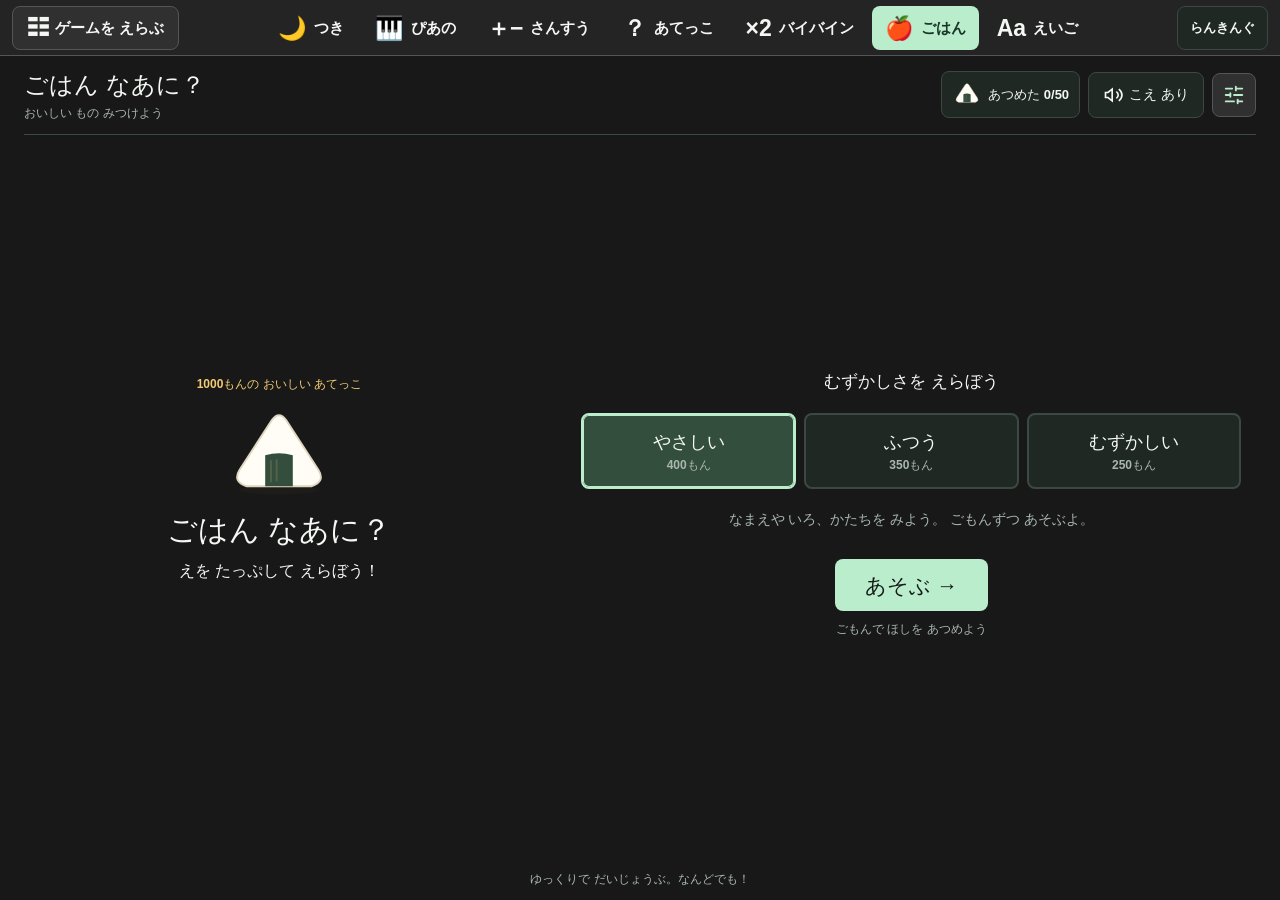
<file: food-quiz-game.html>
<!doctype html>
<html lang="ja">
<head>
<meta charset="utf-8">
<meta name="viewport" content="width=device-width, initial-scale=1, viewport-fit=cover">
<meta name="theme-color" content="#151918">
<meta name="description" content="４さいからの ごはんクイズ。1000もんから、やさしい・ふつう・むずかしいを えらんで、ごもんずつ あそぼう。">
<title>ごはん なあに？ | Moon Games</title>
<style>
:root {
  color-scheme: dark;
  --paper: var(--game-bg, #151918);
  --surface: var(--game-surface, #202824);
  --ink: var(--game-ink, #f4f7f3);
  --muted: var(--game-muted, #a9b7b0);
  --line: var(--game-line, #3b4942);
  --mint: var(--game-primary, #b9edcc);
  --gold: var(--game-gold, #f4cc72);
  --cyan: var(--game-cyan, #8edce2);
  font-family: -apple-system, BlinkMacSystemFont, "Hiragino Sans", "Yu Gothic", Meiryo, sans-serif;
  font-synthesis: none;
}
* { box-sizing: border-box; letter-spacing: 0; -webkit-tap-highlight-color: transparent; }
body { margin: 0; color: var(--ink); background: var(--paper); }
button, a { touch-action: manipulation; }
button { font: inherit; color: inherit; cursor: pointer; border-radius: 8px; }
button:disabled { cursor: default; }
button:focus-visible, a:focus-visible { outline: 3px solid var(--cyan); outline-offset: 3px; }
[hidden] { display: none !important; }

/* The shared navigation is outside this viewport, including in an iframe. */
.app {
  width: 100%; max-width: 1440px; height: 100svh; margin: auto;
  padding: max(12px, env(safe-area-inset-top)) max(24px, env(safe-area-inset-right)) max(12px, env(safe-area-inset-bottom)) max(24px, env(safe-area-inset-left));
  display: grid; grid-template-rows: auto minmax(0, 1fr) auto; gap: 12px;
}
.top { display: flex; align-items: center; justify-content: space-between; gap: 12px; min-height: 64px; border-bottom: 1px solid var(--line); padding-bottom: 12px; }
.brand { font-size: 24px; line-height: 1.4; font-weight: 900; }
.brand small { display: block; color: var(--muted); font-size: 12px; line-height: 1.5; margin-top: 2px; }
.sound, .listen { display: inline-flex; align-items: center; justify-content: center; gap: 6px; min-height: 46px; padding: 9px 14px; border: 1px solid var(--line); background: var(--surface); font-size: 14px; font-weight: 800; line-height: 1.4; }
.sound { white-space: nowrap; }
.sound svg, .listen svg { height: 20px; width: 20px; flex-shrink: 0; }
.listen:disabled { color: var(--muted); }
.top-actions { display: flex; align-items: center; gap: 8px; }
.album-button { display: inline-flex; align-items: center; gap: 6px; min-height: 46px; padding: 6px 10px; border: 1px solid var(--line); background: var(--surface); font-size: 13px; font-weight: 800; }
.album-button svg { width: 30px; height: 30px; }
.album-button span { white-space: nowrap; }
.album-dialog { width: min(720px, calc(100% - 24px)); max-height: calc(100svh - 24px); padding: 16px; border: 1px solid var(--line); border-radius: 8px; background: var(--paper); color: var(--ink); }
.album-dialog::backdrop { background: rgb(0 0 0 / .7); }
.album-heading { display: flex; align-items: center; justify-content: space-between; gap: 12px; }
.album-heading h2 { font-size: 22px; margin: 0; }
.album-close { min-width: 44px; min-height: 44px; border: 1px solid var(--line); background: var(--surface); font-size: 24px; }
.album-status { color: var(--gold); font-size: 14px; min-height: 21px; margin: 8px 0 12px; }
.album-grid { display: grid; grid-template-columns: repeat(auto-fill, minmax(112px, 1fr)); gap: 10px; max-height: calc(100svh - 160px); overflow-y: auto; padding: 4px; }
.album-food { display: grid; grid-template-rows: 88px auto; align-items: center; min-width: 0; padding: 8px; background: var(--surface); border: 1px solid var(--line); font-size: 15px; font-weight: 800; overflow-wrap: anywhere; }
.album-food:nth-child(3n + 2) { background: #343329; }
.album-food:nth-child(3n) { background: #263439; }
.album-food svg { display: block; width: 100%; height: 88px; }
@media (max-width: 600px) {
  .top { flex-wrap: wrap; }
  .top-actions { margin-left: auto; gap: 6px; }
  .album-button { padding: 4px 6px; min-height: 44px; }
  .album-button svg { width: 24px; height: 24px; }
}

.start, .finish { min-height: 0; display: grid; align-content: center; justify-items: center; gap: 8px; text-align: center; }
.eyebrow { font-size: 12px; line-height: 1.5; color: var(--gold); font-weight: 800; }
.hero { width: min(100%, 260px); height: 142px; }
.hero svg { width: 100%; height: 100%; display: block; }
h1 { margin: 0; font-size: 30px; line-height: 1.4; font-weight: 900; }
.intro { font-size: 16px; line-height: 1.5; margin: 0; }
.primary { border: 0; min-height: 52px; padding: 10px 30px; background: var(--mint); color: #151918; font-size: 21px; line-height: 1.4; font-weight: 900; }
.primary:hover { background: #cef6dc; }
.primary:active { background: #a6dbb9; }
.stamp { display: inline-block; color: var(--muted); font-size: 12px; line-height: 1.5; }
.play { display: grid; grid-template-columns: 280px minmax(0, 1fr); grid-template-rows: minmax(160px, 1fr) 52px 56px; gap: 12px 24px; min-height: 0; text-align: center; }
.question-panel { grid-column: 1; grid-row: 1 / 4; display: flex; flex-direction: column; justify-content: center; align-items: center; min-width: 0; gap: 18px; border-right: 1px solid var(--line); padding-right: 20px; }
.progress { display: flex; flex-wrap: wrap; align-items: center; justify-content: center; gap: 12px; }
.stars { display: flex; gap: 6px; color: var(--muted); font-size: 27px; line-height: 1.4; }
.stars .earned { color: var(--gold); }
.progress-label { font-size: 13px; line-height: 1.4; font-weight: 800; color: var(--muted); }
.prompt { font-size: 26px; line-height: 1.6; white-space: pre-line; overflow-wrap: anywhere; width: 100%; }
.cards { grid-column: 2; grid-row: 1; display: grid; grid-template-columns: repeat(3, minmax(0, 1fr)); gap: 14px; min-height: 0; min-width: 0; }
.card { position: relative; display: grid; grid-template-rows: minmax(0, 1fr) auto; align-items: center; min-height: 0; min-width: 0; padding: 16px 10px 12px; border: 2px solid var(--line); border-radius: 8px; background: #27352f; transition: border-color .15s, background-color .15s; }
.card:nth-child(2) { background: #343329; border-color: #5b5439; }
.card:nth-child(3) { background: #263439; border-color: #3d555a; }
.card:not(:disabled):hover { border-color: var(--mint); }
.card:not(:disabled):active { background: #344e3d; }
.card svg { width: 100%; height: 100%; min-height: 0; display: block; pointer-events: none; }
.food-name { font-size: 20px; line-height: 1.5; font-weight: 900; overflow-wrap: anywhere; margin-top: 8px; }
.card.correct { border-color: var(--mint); background: #344e3d; box-shadow: inset 0 0 0 2px var(--mint); }
.correct:after { content: '○'; position: absolute; right: 10px; top: 8px; width: 32px; height: 32px; line-height: 32px; border-radius: 6px; font-size: 26px; font-weight: 900; background: var(--mint); color: #151918; }
.feedback { grid-column: 2; grid-row: 2; align-self: center; margin: 0; font-size: 19px; font-weight: 800; line-height: 1.5; overflow-wrap: anywhere; }
.feedback.success { color: var(--mint); }
.next { grid-column: 2; grid-row: 3; justify-self: center; min-width: 220px; }
.audio-note { grid-column: 1 / -1; font-size: 12px; line-height: 1.5; color: var(--gold); text-align: center; margin: 0; }
.foot { display: grid; grid-template-columns: auto 1fr; align-items: center; gap: 4px 16px; font-size: 12px; line-height: 1.5; color: var(--muted); }
.foot a { color: var(--cyan); min-height: 44px; display: flex; align-items: center; text-underline-offset: 4px; }
.foot p:not(.audio-note) { margin: 0; text-align: right; }
html.is-embedded .foot a { display: none; }
html.is-embedded .foot { grid-template-columns: 1fr; }
html.is-embedded .foot p:not(.audio-note) { text-align: center; }
.finish-stars { display: flex; align-items: center; gap: 8px; color: var(--gold); font-size: 34px; line-height: 1.4; }
.finish-foods { display: flex; justify-content: center; gap: 8px; width: min(100%, 760px); margin: 4px 0; }
.finish-foods svg { width: calc((100% - 32px) / 5); height: 100px; }
.finish p { font-size: 17px; line-height: 1.6; margin: 0; }
body[data-phase="start"] .app, body[data-phase="finish"] .app { height: auto; min-height: 100svh; grid-template-rows: auto minmax(min-content, 1fr) auto; }
.start { min-height: min-content; padding-block: 12px; }
.start .hero { height: 100px; }
.difficulty-title { margin: 4px 0 0; font-size: 17px; }
.difficulty-choices { display: grid; grid-template-columns: repeat(3, minmax(0, 1fr)); gap: 8px; width: min(100%, 660px); }
.difficulty-choice { min-width: 0; min-height: 76px; border: 2px solid var(--line); background: var(--surface); padding: 9px 6px; font-size: 18px; font-weight: 900; line-height: 1.5; }
.difficulty-choice[aria-checked="true"] { border-color: var(--mint); background: #344e3d; box-shadow: inset 0 0 0 1px var(--mint); }
.difficulty-choice small { display: block; font-size: 12px; color: var(--muted); }
.difficulty-help { min-height: 3em; margin: 0; max-width: 36em; font-size: 14px; line-height: 1.5; color: var(--muted); }
.secondary { min-height: 44px; border: 1px solid var(--line); background: var(--surface); padding: 8px 14px; font-size: 14px; font-weight: 800; }
.level-status { display: flex; flex-wrap: wrap; justify-content: center; align-items: center; gap: 6px 12px; font-size: 14px; color: var(--gold); }
.finish-actions { display: flex; flex-wrap: wrap; justify-content: center; gap: 10px; }
@media (max-height: 650px) {
  .app { height: auto; min-height: 100svh; grid-template-rows: auto minmax(min-content, 1fr) auto; }
  .play { min-height: min-content; }
  .cards { min-height: 170px; }
  .question-panel { gap: 10px; }
  .top { min-height: 48px; padding-bottom: 6px; }
  .brand small { display: none; }
}

@media (min-width: 1100px) and (min-height: 700px) {
  .play { grid-template-columns: 310px minmax(0, 1fr); gap: 16px 32px; }
  .prompt { font-size: 28px; }
  .hero { height: 170px; width: 310px; }
  .finish-foods svg { height: 140px; }
}
@media (max-width: 899px) {
  .app { height: auto; min-height: 100svh; grid-template-rows: auto minmax(min-content, 1fr) auto; padding: 12px 16px; }
  .play { min-height: min-content; grid-template-columns: minmax(0, 1fr); grid-template-rows: auto minmax(160px, 1fr) 48px 52px; gap: 10px; }
  .question-panel { grid-column: 1; grid-row: 1; border: 0; padding: 0; gap: 10px; }
  .prompt { font-size: 24px; line-height: 1.5; }
  .cards { grid-column: 1; grid-row: 2; gap: 10px; }
  .feedback { grid-column: 1; grid-row: 3; font-size: 18px; }
  .next { grid-column: 1; grid-row: 4; }
}
@media (max-width: 600px) {
  .app { padding: 12px; gap: 10px; }
  .top { min-height: 58px; gap: 8px; padding-bottom: 8px; }
  .brand { font-size: 22px; }
  .brand small { font-size: 11px; }
  .sound { font-size: 12px; padding: 8px; }
  .stars { font-size: 23px; gap: 5px; }
  .prompt { font-size: 22px; }
  .listen { min-height: 44px; padding: 8px 12px; font-size: 13px; }
  .cards { gap: 8px; }
  .card { padding: 10px 4px 8px; }
  .food-name { font-size: 16px; margin-top: 4px; }
  .correct:after { width: 26px; height: 26px; font-size: 22px; line-height: 26px; right: 6px; top: 6px; }
  .feedback { font-size: 16px; }
  .primary { font-size: 20px; min-height: 52px; padding: 10px 24px; }
  .foot { font-size: 11px; gap: 4px 10px; }
  .foot p:not(.audio-note) { max-width: 17em; justify-self: end; }
  html.is-embedded .foot p:not(.audio-note) { max-width: none; justify-self: center; }
  .finish-foods { gap: 4px; }
  .finish-foods svg { width: calc((100% - 16px) / 5); height: 80px; }
  .finish h1 { font-size: 28px; }
  .finish-stars { font-size: 30px; }
  .difficulty-choice { font-size: 16px; }
  .start .hero { height: 76px; }
}
@media (max-width: 360px) {
  .brand { font-size: 20px; }
  .brand small { font-size: 10px; }
  .sound { gap: 4px; padding: 8px 6px; }
  .food-name { font-size: 14px; }
  .prompt { font-size: 21px; }
  .feedback { font-size: 15px; }
  .foot { grid-template-columns: 1fr; justify-items: center; }
  .foot p:not(.audio-note) { justify-self: center; max-width: none; }
}
@media (min-width: 900px) and (orientation: landscape) {
  .app, body[data-phase="start"] .app, body[data-phase="finish"] .app {
    height: 100svh; min-height: 0; grid-template-rows: auto minmax(0, 1fr) auto;
  }
  .start {
    min-height: 0; padding-block: 0; grid-template-columns: minmax(0, 1fr) minmax(0, 1.35fr);
    grid-template-rows: auto 100px auto auto auto; gap: 8px 32px; align-content: center;
  }
  .start .eyebrow { grid-column: 1; grid-row: 1; align-self: end; }
  .start .hero { grid-column: 1; grid-row: 2; height: 100px; }
  .start h1 { grid-column: 1; grid-row: 3; }
  .start .intro { grid-column: 1; grid-row: 4; }
  .difficulty-title { grid-column: 2; grid-row: 1; align-self: end; }
  .difficulty-choices { grid-column: 2; grid-row: 2; align-self: center; }
  .difficulty-help { grid-column: 2; grid-row: 3; align-self: start; }
  #startButton { grid-column: 2; grid-row: 4; }
  .start > div:last-child { grid-column: 2; grid-row: 5; }
  .play { min-height: 0; grid-template-columns: minmax(300px, 1fr) minmax(0, 1.8fr); grid-template-rows: minmax(0, 1fr) 60px 52px; gap: 10px 20px; }
  .question-panel { gap: 10px; padding-right: 16px; }
  .prompt { font-size: 24px; line-height: 1.45; }
  .cards { min-height: 0; gap: 10px; }
  .finish { gap: 6px; }
  .finish-foods svg { height: 100px; }
}
@media (max-width: 600px) and (max-height: 650px) {
  .app { padding: 6px 10px; gap: 6px; }
  .top { min-height: 44px; padding-bottom: 0; gap: 6px; }
  .brand { font-size: 20px; }
  .brand small { display: none; }
  .sound { min-height: 44px; padding: 6px 8px; }
  .play { grid-template-rows: auto minmax(110px, 1fr) minmax(36px, auto) 48px; gap: 4px; }
  .question-panel { display: grid; grid-template-columns: minmax(0, 1fr) minmax(0, 1fr); gap: 4px 6px; }
  .level-status { display: contents; }
  #changeDifficulty { grid-column: 1; grid-row: 1; }
  .listen { grid-column: 2; grid-row: 1; }
  #levelLabel { grid-column: 1; grid-row: 2; color: var(--gold); font-size: 12px; }
  .progress { grid-column: 2; grid-row: 2; flex-wrap: nowrap; gap: 6px; }
  .stars { font-size: 20px; line-height: 1.3; gap: 3px; }
  .progress-label { font-size: 12px; white-space: nowrap; }
  .secondary, .listen { min-height: 44px; padding: 6px; font-size: 12px; }
  .listen svg { width: 16px; height: 16px; }
  .prompt { grid-column: 1 / -1; grid-row: 3; font-size: 18px; line-height: 1.3; }
  .cards { min-height: 110px; gap: 6px; }
  .card { padding: 6px 4px; }
  .food-name { font-size: 14px; line-height: 1.3; margin-top: 2px; }
  .feedback { font-size: 15px; line-height: 1.2; }
  .primary { min-height: 48px; padding: 8px 20px; font-size: 19px; }
  .start { grid-template-columns: 64px minmax(0, 1fr); gap: 4px 8px; padding-block: 2px; }
  .start > * { grid-column: 1 / -1; }
  .start .hero { grid-column: 1; grid-row: 2; width: 60px; height: 52px; }
  .start h1 { grid-column: 2; grid-row: 2; align-self: center; justify-self: start; font-size: 26px; }
  .intro { font-size: 14px; }
  .difficulty-title { font-size: 15px; margin-top: 0; }
  .difficulty-choice { min-height: 58px; padding: 5px 4px; }
  .difficulty-help { font-size: 12px; line-height: 1.4; min-height: 2.8em; }
}
@media (prefers-reduced-motion: reduce) {
  *, *::before, *::after { transition: none !important; animation: none !important; }
}
.finish-food { flex: 1; min-width: 44px; min-height: 44px; display: grid; grid-template-rows: 80px 2.8em; align-items: center; padding: 4px; border: 1px solid var(--line); background: var(--surface); }
.finish-foods .finish-food svg { width: 100%; height: 80px; }
.finish-food span { font-size: 14px; font-weight: 800; line-height: 1.4; overflow-wrap: anywhere; }
.prompt { height: 224px; min-height: 224px; font-size: 22px; line-height: 1.4; display: grid; align-content: center; }
.food-name { min-height: 3em; display: grid; align-content: center; }
@media (max-width: 899px) {
  .prompt { height: 156px; min-height: 156px; font-size: 18px; line-height: 1.3; }
  .play { grid-template-rows: auto 144px 48px 52px; }
  .cards { min-height: 0; }
}
@media (max-width: 600px) {
  .finish-food { grid-template-rows: 56px 42px; }
  .finish-foods .finish-food svg { height: 56px; }
  .finish-food span { font-size: 12px; }
}
@media (max-width: 600px) and (max-height: 650px) {
  .prompt { height: 132px; min-height: 132px; font-size: 17px; }
  .play { grid-template-rows: auto 110px 36px 48px; }
  .foot p:not(.audio-note) { display: none; }
}
</style>
<link rel="stylesheet" href="games-theme.css?v=20260913-moon-names">
<script src="games-theme.js?v=20260913-moon-names"></script>
<script src="game-navigation.js?v=20260913-moon-names" defer></script>
</head>
<body class="game-page" data-game="food" data-phase="start">
<main class="app">
<header class="top"><div class="brand">ごはん なあに？<small>おいしい もの みつけよう</small></div><div class="top-actions"><button type="button" class="album-button" id="albumButton" aria-haspopup="dialog" aria-controls="albumDialog"><span id="albumIcon" aria-hidden="true"></span><span id="albumCount">あつめた 0/50</span></button><button type="button" class="sound" id="sound" aria-pressed="true"><svg aria-hidden="true" viewBox="0 0 24 24" fill="none" stroke="currentColor" stroke-width="2"><path d="M11 5 6 9H3v6h3l5 4V5ZM16 8c3 2 3 6 0 8m3-11c5 4 5 10 0 14"/></svg><span id="soundLabel">こえ あり</span></button></div></header>
<section id="start" class="start" aria-labelledby="startTitle"><div class="eyebrow">1000もんの おいしい あてっこ</div><div class="hero" id="hero" aria-hidden="true"></div><h1 id="startTitle">ごはん なあに？</h1><p class="intro">えを たっぷして えらぼう！</p><h2 class="difficulty-title" id="difficultyTitle">むずかしさを えらぼう</h2><div class="difficulty-choices" id="difficultyChoices" role="radiogroup" aria-labelledby="difficultyTitle" aria-describedby="difficultyHelp"><button type="button" class="difficulty-choice" id="difficultyEasy" data-difficulty="easy" role="radio" aria-checked="true" tabindex="0">やさしい<small>400もん</small></button><button type="button" class="difficulty-choice" id="difficultyNormal" data-difficulty="normal" role="radio" aria-checked="false" tabindex="-1">ふつう<small>350もん</small></button><button type="button" class="difficulty-choice" id="difficultyHard" data-difficulty="hard" role="radio" aria-checked="false" tabindex="-1">むずかしい<small>250もん</small></button></div><p class="difficulty-help" id="difficultyHelp" aria-live="polite"></p><button class="primary" id="startButton" type="button">あそぶ →</button><div><span class="stamp">ごもんで ほしを あつめよう</span></div></section>
<section id="play" class="play" hidden aria-label="ごはん くいず">
  <div class="question-panel">
    <div class="level-status"><span id="levelLabel"></span><button class="secondary" id="changeDifficulty" type="button">むずかしさを かえる</button></div>
    <div class="progress"><div class="stars" id="stars" role="img" aria-label="ほし 0 こ"></div><span class="progress-label" id="progressLabel"></span></div>
    <h1 class="prompt" id="prompt" tabindex="-1"></h1>
    <button class="listen" id="listen" type="button"><svg aria-hidden="true" viewBox="0 0 24 24" fill="none" stroke="currentColor" stroke-width="2"><path d="M4 14v-3a8 8 0 0 1 16 0v3M4 12H2v8h5v-8H4Zm16 0h2v8h-5v-8h3Z"/></svg>もういちど きく</button>
  </div>
  <div class="cards" id="cards"></div>
  <p class="feedback" id="feedback" role="status" aria-live="polite">えを たっぷしてね</p>
  <button class="primary next" id="next" type="button" hidden>つぎへ →</button>
</section>
<section id="finish" class="finish" hidden aria-labelledby="finishTitle"><div class="finish-stars" aria-label="ほし いつつ">★★★★★</div><h1 id="finishTitle" tabindex="-1">ぜんぶ できたね！</h1><p id="finishLevel"></p><p>おいしい ものを<br>いつつ みつけたね。</p><div class="finish-foods" id="finishFoods" aria-hidden="true"></div><div class="finish-actions"><button class="primary" id="again" type="button">もういちど あそぶ ↻</button><button class="secondary" id="finishDifficulty" type="button">むずかしさを かえる</button></div></section>
<footer class="foot"><p class="audio-note" id="audioNote" role="status" hidden>こえが でないときは、おとなと いっしょに よんでね。</p><a href="index.html" target="_top">← げーむ いちらん</a><p>ゆっくりで だいじょうぶ。なんどでも！</p></footer>
</main><noscript>あそぶには、ぶらうざの じゃばすくりぷとを おんにしてね。</noscript>
<dialog class="album-dialog" id="albumDialog" aria-labelledby="albumTitle" aria-describedby="albumStatus"><div class="album-heading"><h2 id="albumTitle">おいしい あるばむ</h2><button type="button" class="album-close" id="albumClose" aria-label="とじる" autofocus>×</button></div><p class="album-status" id="albumStatus" role="status"></p><div class="album-grid" id="albumGrid"></div></dialog>
<script src="food-quiz-bank.js?v=20260907-wording"></script>
<script src="games-audio.js?v=20260913-moon-names"></script>
<script>
'use strict';
window.FoodQuiz = (() => {
  const bank = window.FoodQuizBank;
  const $ = id => document.getElementById(id);
  if (!bank || !Array.isArray(bank.questions) || !Array.isArray(bank.foods)) {
    $('difficultyHelp').textContent = 'くいずを よみこめなかったよ。ぺーじを ひらきなおしてね。';
    $('startButton').disabled = true;
    return { getState: () => ({ phase: 'unavailable' }) };
  }
  const foods = bank.foods, questions = bank.questions, levels = bank.levels;
  const foodById = new Map(foods.map(food => [food.id, food]));
  const levelById = new Map(levels.map(level => [level.id, level]));
  const pools = new Map(levels.map(level => [level.id, questions.filter(q => q.difficulty === level.id)]));
  const seen = new Map(levels.map(level => [level.id, new Set()]));
  const levelButtons = [...$('difficultyChoices').querySelectorAll('[data-difficulty]')];
  const svg = id => foodById.get(id).svg;
  const albumStorageKey = 'moon-food-album-v1';
  function readAlbum() {
    try {
      const raw = window.localStorage.getItem(albumStorageKey);
      if (!raw || raw.length > 16384) return [];
      const ids = JSON.parse(raw);
      return Array.isArray(ids) ? ids.filter(id => typeof id === 'string' && foodById.has(id)) : [];
    } catch { return []; }
  }
  const collected = new Set(readAlbum());
  function updateAlbumCount() {
    $('albumCount').textContent = 'あつめた ' + collected.size + '/' + foods.length;
    $('albumButton').setAttribute('aria-label', 'おいしい あるばむ、' + collected.size + 'こ');
  }
  function collectFood(id) {
    for (const savedId of readAlbum()) collected.add(savedId);
    const isNew = !collected.has(id);
    collected.add(id);
    // Storage is optional: the in-memory album survives every round even if saving fails.
    try { window.localStorage.setItem(albumStorageKey, JSON.stringify([...collected])); } catch {}
    updateAlbumCount();
    return isNew;
  }
  function openAlbum() {
    if ($('albumDialog').open) return;
    stopSpeech();
    for (const savedId of readAlbum()) collected.add(savedId);
    updateAlbumCount();
    $('albumStatus').textContent = collected.size ? collected.size + 'こ あつまったよ！' + (sound ? '' : ' こえ なし') : 'まだ 0こ';
    $('albumGrid').replaceChildren();
    for (const food of foods.filter(food => collected.has(food.id))) {
      const button = document.createElement('button');
      button.type = 'button';
      button.className = 'album-food';
      button.dataset.food = food.id;
      button.setAttribute('aria-label', food.name);
      button.innerHTML = food.svg + '<span>' + food.name + '</span>';
      button.addEventListener('click', () => {
        if (!$('albumDialog').open || !button.isConnected) return;
        $('albumStatus').textContent = food.name + (sound ? '' : '、こえ なし');
        speak(food.name);
      });
      $('albumGrid').append(button);
    }
    $('albumDialog').showModal();
  }
  function shuffle(items) {
    const result = [...items];
    for (let i = result.length - 1; i > 0; i--) {
      const j = Math.floor(Math.random() * (i + 1));
      [result[i], result[j]] = [result[j], result[i]];
    }
    return result;
  }
  let phase = 'start', difficulty = 'easy', deck = [], index = 0;
  let answered = false, stars = 0, sound = true, speechToken = 0, session = 0;
  let firstAttempt = true, firstTry = 0, runId = '';
  let audioReady = null, audioEpoch = 0;
  const audio = window.MoonAudio;
  document.addEventListener('click', event => {
    if (event.target.closest?.('#moonAudioSettings, #moonAudioDialog')) return;
    if (event.isTrusted && audio) audioReady = audio.unlock().catch(() => null);
  }, true);
  function effect(name) {
    if (!sound || !audioReady || document.hidden) return;
    const epoch = audioEpoch, currentSession = session, currentIndex = index;
    audioReady.then(context => {
      if (context?.state === 'running' && sound && !document.hidden && epoch === audioEpoch && currentSession === session && currentIndex === index) return audio.effect(name);
    }).catch(() => {});
  }
  function newRunId() {
    try { return window.crypto.randomUUID(); } catch {
      return 'food-' + Date.now().toString(36) + '-' + session + '-' + Math.random().toString(36).slice(2);
    }
  }
  function stopSpeech() {
    speechToken++;
    audio?.setDucking(false);
    if ('speechSynthesis' in window) window.speechSynthesis.cancel();
  }
  function speak(text) {
    stopSpeech();
    if (!sound || document.hidden) return;
    if (!('speechSynthesis' in window) || !('SpeechSynthesisUtterance' in window)) {
      $('audioNote').hidden = false;
      return;
    }
      const token = speechToken;
    try {
      const utterance = new SpeechSynthesisUtterance(text);
      if (audio?.getVolumes) utterance.volume = audio.getVolumes().voice;
      utterance.lang = 'ja-JP';
      utterance.rate = .83;
      const voice = speechSynthesis.getVoices().find(v => v.lang.startsWith('ja'));
      if (voice) utterance.voice = voice;
      let ended = false;
      utterance.onstart = () => {
        if (!ended && token === speechToken && sound && !document.hidden) audio?.setDucking(true);
      };
      utterance.onend = () => { ended = true; if (token === speechToken) audio?.setDucking(false); };
      utterance.onerror = event => {
        ended = true;
        if (token === speechToken) audio?.setDucking(false);
        if (token === speechToken && sound && !['canceled', 'interrupted'].includes(event.error)) $('audioNote').hidden = false;
      };
      speechSynthesis.speak(utterance);
    } catch { $('audioNote').hidden = false; }
  }
  function selectDifficulty(value) {
    if (phase !== 'start' || !levelById.has(value)) return;
    difficulty = value;
    const level = levelById.get(value);
    for (const button of levelButtons) {
      const selected = button.dataset.difficulty === value;
      button.setAttribute('aria-checked', String(selected));
      button.tabIndex = selected ? 0 : -1;
    }
    $('difficultyHelp').textContent = level.description + ' ごもんずつ あそぶよ。';
    $('levelLabel').textContent = level.name;
  }
  function setPhase(value) {
    phase = value;
    document.body.dataset.phase = value;
    for (const name of ['start', 'play', 'finish']) $(name).hidden = name !== value;
  }
  function buildDeck() {
    const pool = pools.get(difficulty), history = seen.get(difficulty);
    const selected = [], targets = new Set();
    let available = shuffle(pool.filter(q => !history.has(q.id)));
    while (selected.length < 5) {
      if (!available.length) {
        history.clear();
        available = shuffle(pool.filter(q => !selected.some(prior => prior.id === q.id)));
      }
      let position = available.findIndex(q => !targets.has(q.answer));
      if (position < 0) position = 0;
      const [question] = available.splice(position, 1);
      selected.push({ ...question, choices: shuffle(question.choices) });
      targets.add(question.answer);
      history.add(question.id);
    }
    return selected;
  }
  function updateProgress() {
    $('stars').innerHTML = Array.from({ length: 5 }, (_, i) => '<span class="' + (i < stars ? 'earned' : '') + '">' + (i < stars ? '★' : '☆') + '</span>').join('');
    $('stars').setAttribute('aria-label', 'ほし ' + stars + ' こ');
    $('progressLabel').textContent = (index + 1) + ' / 5';
  }
  function showQuestion() {
    answered = false;
    firstAttempt = true;
    const question = deck[index], currentSession = session;
    $('prompt').textContent = question.clue;
    $('feedback').textContent = 'えを たっぷしてね';
    $('feedback').className = 'feedback';
    $('next').hidden = true;
    $('cards').replaceChildren();
    for (const id of question.choices) {
      const food = foodById.get(id), button = document.createElement('button');
      button.type = 'button';
      button.className = 'card';
      button.dataset.answer = id;
      button.setAttribute('aria-label', food.name);
      button.innerHTML = svg(id) + '<span class="food-name">' + food.name + '</span>';
      button.addEventListener('click', () => {
        if (currentSession === session && deck[index] === question && button.isConnected) choose(id, button);
      });
      $('cards').append(button);
    }
    updateProgress();
    $('prompt').focus({ preventScroll: true });
    speak(question.clue);
  }
  function start() {
    if (phase !== 'start' && phase !== 'finish') return;
    stopSpeech();
    session++;
    deck = buildDeck();
    runId = newRunId();
    firstTry = 0;
    index = 0;
    stars = 0;
    answered = false;
    setPhase('play');
    showQuestion();
  }
  function returnToStart() {
    stopSpeech();
    session++;
    deck = [];
    index = 0;
    stars = 0;
    answered = false;
    $('cards').replaceChildren();
    $('audioNote').hidden = true;
    setPhase('start');
    selectDifficulty(difficulty);
    levelButtons.find(button => button.dataset.difficulty === difficulty).focus({ preventScroll: true });
  }
  function choose(id, button) {
    if (phase !== 'play' || answered) return;
    const question = deck[index];
    if (id !== question.answer) {
      firstAttempt = false;
      $('feedback').textContent = 'もういちど えらんでみよう！';
      speak('もういちど えらんでみよう！ ' + question.clue);
      return;
    }
    answered = true;
    if (firstAttempt) firstTry++;
    stars++;
    const isNewFood = collectFood(id);
    button.classList.add('correct');
    $('cards').querySelectorAll('button').forEach(card => { card.disabled = true; });
    const name = foodById.get(id).name;
    $('feedback').textContent = 'せいかい！ ' + name + (isNewFood ? ' あつめたよ！' : ' だね！');
    $('feedback').className = 'feedback success';
    $('next').textContent = index === 4 ? 'できた！ →' : 'つぎへ →';
    $('next').hidden = false;
    updateProgress();
    $('next').focus({ preventScroll: true });
    speak('せいかい！ ' + name + ' だね！');
    effect('correct');
  }
  function next() {
    if (phase !== 'play' || !answered) return;
    if (index < 4) { index++; showQuestion(); return; }
    setPhase('finish');
    $('finishLevel').textContent = levelById.get(difficulty).name + '、ごもん できたよ！';
    const currentSession = session;
    $('finishFoods').removeAttribute('aria-hidden');
    $('finishFoods').setAttribute('aria-label', 'みつけた ごはん');
    $('finishFoods').replaceChildren();
    for (const question of deck) {
      const food = foodById.get(question.answer), button = document.createElement('button');
      button.type = 'button';
      button.className = 'finish-food';
      button.setAttribute('aria-label', food.name + ' をきく');
      button.innerHTML = food.svg + '<span>' + food.name + '</span>';
      button.addEventListener('click', () => {
        if (phase === 'finish' && session === currentSession && button.isConnected) speak(food.name);
      });
      $('finishFoods').append(button);
    }
    $('finishTitle').focus({ preventScroll: true });
    speak('ぜんぶ できたね！ おいしい ものを いつつ みつけたね。');
    effect('complete');
    try {
      window.MoonRanking?.complete({ game: 'food', mode: difficulty, runId, metrics: { firstTry, completed: 5, total: 5 } })?.catch?.(() => {});
    } catch {}
  }
  for (const button of levelButtons) {
    const level = levelById.get(button.dataset.difficulty);
    button.innerHTML = level.name + '<small>' + pools.get(level.id).length + 'もん</small>';
    button.addEventListener('click', () => selectDifficulty(button.dataset.difficulty));
    button.addEventListener('keydown', event => {
      const direction = { ArrowRight: 1, ArrowDown: 1, ArrowLeft: -1, ArrowUp: -1 }[event.key];
      if (!direction && event.key !== 'Home' && event.key !== 'End') return;
      event.preventDefault();
      const position = event.key === 'Home' ? 0 : event.key === 'End' ? levelButtons.length - 1 : (levelButtons.indexOf(button) + direction + levelButtons.length) % levelButtons.length;
      const target = levelButtons[position];
      selectDifficulty(target.dataset.difficulty);
      target.focus();
    });
  }
  $('hero').innerHTML = svg(foodById.has('onigiri') ? 'onigiri' : foods[0].id);
  $('albumIcon').innerHTML = $('hero').innerHTML;
  updateAlbumCount();
  $('albumButton').addEventListener('click', openAlbum);
  $('albumClose').addEventListener('click', () => $('albumDialog').close());
  $('albumDialog').addEventListener('close', () => {
    stopSpeech();
    $('albumButton').focus({ preventScroll: true });
  });
  $('startButton').addEventListener('click', start);
  $('again').addEventListener('click', start);
  $('changeDifficulty').addEventListener('click', returnToStart);
  $('finishDifficulty').addEventListener('click', returnToStart);
  $('next').addEventListener('click', next);
  $('listen').addEventListener('click', () => { if (phase === 'play') speak(deck[index].clue); });
  $('sound').addEventListener('click', () => {
    sound = !sound;
    audioEpoch++;
    stopSpeech();
    $('sound').setAttribute('aria-pressed', String(sound));
    $('soundLabel').textContent = sound ? 'こえ あり' : 'こえ なし';
    $('listen').disabled = !sound;
    if (!sound) $('audioNote').hidden = true;
    if (sound) speak(phase === 'play' ? deck[index].clue : 'ごはん なあに？');
  });
  document.addEventListener('visibilitychange', () => { if (document.hidden) stopSpeech(); });
  window.addEventListener('pagehide', stopSpeech);
  audio?.onSuspend(() => { audioEpoch++; stopSpeech(); });
  let speechVolume = audio?.getVolumes?.().voice;
  window.addEventListener('moon:audio-volume', event => {
    const volume = event.detail?.voice;
    if (typeof volume === 'number' && volume !== speechVolume) {
      speechVolume = volume;
      audioEpoch++;
      stopSpeech();
    }
  });
  selectDifficulty(difficulty);
  return {
    foods: foods.map(food => ({ ...food })),
    questions: questions.map(question => ({ ...question, choices: [...question.choices] })),
    levels: levels.map(level => ({ ...level })),
    getState: () => ({ phase, difficulty, index, answered, stars, collectedIds: [...collected], questionId: deck[index]?.id ?? null,
      question: deck[index] ? { ...deck[index], choices: [...deck[index].choices] } : null,
      deck: deck.map(question => ({ ...question, choices: [...question.choices] })) })
  };
})();
</script>
</body>
</html>
</file>
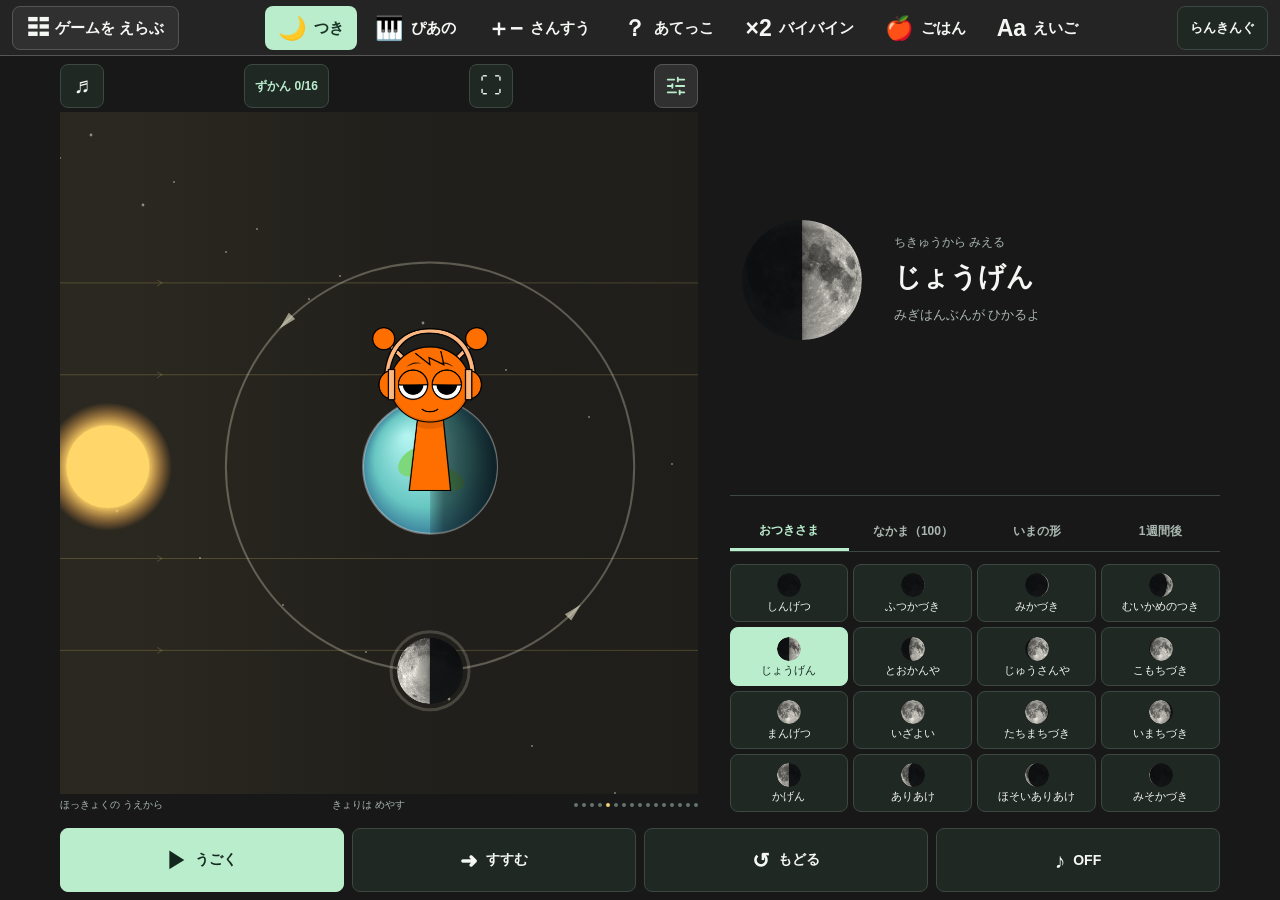
<file: moon-phase-game.html>
<!doctype html>
<html lang="ja">
<head>
  <meta charset="utf-8">
  <meta name="viewport" content="width=device-width, initial-scale=1, viewport-fit=cover">
  <meta name="apple-mobile-web-app-capable" content="yes">
  <meta name="apple-mobile-web-app-title" content="おつきさま">
  <meta name="apple-mobile-web-app-status-bar-style" content="black-translucent">
  <meta name="theme-color" content="#151918">
  <title>おつきさまのかたち</title>
  <style>
    :root {
      color-scheme: dark;
      --sky: var(--game-bg, #151918); --ink: var(--game-ink, #f4f7f3);
      --muted: var(--game-muted, #a9b7b0); --line: var(--game-line, #3b4942);
      --button: var(--game-primary, #b9edcc); --button-ink: #14271f;
      font-family: -apple-system, BlinkMacSystemFont, "Hiragino Sans", "Yu Gothic", sans-serif;
    }
    * { box-sizing: border-box; -webkit-tap-highlight-color: transparent; letter-spacing: 0; }
    html, body { margin: 0; width: 100%; min-height: 100%; background: var(--sky); color: var(--ink); }
    body { padding: max(8px, env(safe-area-inset-top)) 12px max(8px, env(safe-area-inset-bottom)); }
    main {
      width: min(100%, 1160px); height: calc(100svh - max(8px, env(safe-area-inset-top)) - max(8px, env(safe-area-inset-bottom)));
      min-height: 550px; margin: auto; display: grid;
      grid-template-columns: minmax(0, 1.3fr) minmax(360px, 1fr);
      grid-template-rows: minmax(0, 1fr) 300px 64px; gap: 16px 32px;
    }
    button, a { touch-action: manipulation; }
    button, .game-link {
      font: inherit; color: inherit; cursor: pointer; appearance: none; text-decoration: none;
      border: 1px solid var(--line); background: var(--game-surface, #202824); border-radius: 8px;
    }
    button { min-width: 0; }
    button:disabled { opacity: 0.45; cursor: default; }
    button:focus-visible, a:focus-visible, [tabindex]:focus-visible { outline: 3px solid var(--game-cyan, #8edce2); outline-offset: 3px; }
    button:active, .game-link:active { transform: translateY(1px); }
    .scene { position: relative; grid-column: 1; grid-row: 1 / 3; min-height: 0; display: grid; grid-template-rows: 44px minmax(0, 1fr) 14px; gap: 4px; }
    #space { grid-row: 2; width: 100%; height: 100%; min-height: 0; display: block; touch-action: none; cursor: grab; }
    #space:active { cursor: grabbing; }
    .scene-actions { grid-row: 1; display: flex; gap: 4px; justify-content: space-between; min-width: 0; }
    .scene-actions button { pointer-events: auto; width: 44px; flex: 0 0 44px; height: 44px; font-size: 22px; }
    .scene-actions .guess-link { pointer-events: auto; align-self: flex-start; display: inline-flex; align-items: center; justify-content: center; min-width: 0; min-height: 44px; padding: 4px 5px; font-size: 12px; font-weight: 800; color: var(--button); }
    .scene-footer { grid-row: 3; display: flex; justify-content: space-between; align-items: center; gap: 8px; font-size: 10px; line-height: 14px; color: var(--muted); }
    .progress-dots { display: flex; gap: 4px; pointer-events: none; }
    .progress-dots i { width: 4px; height: 4px; border-radius: 50%; background: #64746e; }
    .progress-dots i.active { background: var(--game-gold, #f4cc72); }
    .phase-strip { grid-column: 2; grid-row: 1; display: flex; align-items: center; gap: 20px; padding: 8px 0; cursor: pointer; min-width: 0; }
    #phaseMoon { width: 144px; height: 144px; flex: 0 0 auto; }
    .phase-copy { min-width: 0; }
    .small-label { font-size: 12px; color: var(--muted); margin-bottom: 8px; }
    .phase-name { font-size: 27px; font-weight: 800; line-height: 1.4; overflow-wrap: anywhere; }
    .phase-message { font-size: 13px; line-height: 1.6; color: var(--muted); margin-top: 8px; }
    .library { grid-column: 2; grid-row: 2; min-width: 0; display: grid; grid-template-rows: 40px minmax(0, 1fr); gap: 12px; }
    .library-tabs { display: grid; grid-template-columns: repeat(4, minmax(0, 1fr)); gap: 4px; border-bottom: 1px solid var(--line); }
    .library-tabs button { border: 0; border-radius: 0; background: transparent; color: var(--muted); font-size: 12px; font-weight: 700; padding: 0 2px; }
    .library-tabs button[aria-selected="true"] { color: var(--button); border-bottom: 3px solid var(--button); }
    .phase-picker { display: grid; grid-template-columns: repeat(4, minmax(0, 1fr)); grid-template-rows: repeat(4, minmax(0, 1fr)); gap: 5px; }
    .phase-choice { display: flex; flex-direction: column; align-items: center; justify-content: center; gap: 2px; padding: 2px; font-size: 11px; line-height: 1.25; }
    .phase-choice canvas { width: 26px; height: 26px; }
    .phase-choice.is-active { background: var(--button); color: var(--button-ink); border-color: var(--button); }
    .sprunki-picker { display: grid; grid-template-columns: repeat(7, minmax(0, 1fr)); grid-template-rows: 44px; grid-auto-rows: minmax(64px, auto); gap: 4px; min-height: 0; overflow-y: auto; align-content: start; overscroll-behavior: contain; }
    .moon-passengers { grid-column: 1 / -1; min-height: 44px; font-size: 14px; }
    .moon-passengers[aria-pressed="true"] { border-color: var(--button); background: #284338; }
    .passenger-tools { grid-column: 1 / -1; display: flex; gap: 4px; position: sticky; top: 0; z-index: 1; background: var(--sky); }
    .passenger-tools button { flex: 1; min-height: 44px; font-size: 12px; }
    .sprunki-choice { position: relative; min-height: 0; padding: 2px; font-size: 9px; line-height: 1.1; display: flex; flex-direction: column; align-items: center; justify-content: center; }
    .sprunki-choice img { width: 28px; height: 29px; min-height: 0; flex: 0 1 auto; object-fit: contain; }
    .sprunki-choice span { max-width: 100%; flex: 0 0 auto; overflow-wrap: anywhere; }
    .sprunki-choice.is-active { border-color: var(--button); background: #284338; }
    .sprunki-choice.is-active::after { content: "✓"; position: absolute; top: 1px; right: 3px; color: var(--button); font-size: 10px; }
    .sprunki-choice.is-pending::after { content: "◷"; }
    .sprunki-choice[data-mod="true"]::before { content: "MOD"; position: absolute; top: 1px; left: 1px; padding: 1px; font-size: 6px; line-height: 1; font-weight: 700; background: #b9edcc; color: #16261c; border-radius: 2px; }
    .phase-strip { border-bottom: 1px solid var(--line); }
    .album-button.is-new { outline: 2px solid var(--game-gold, #f4cc72); outline-offset: -2px; }
    @media (prefers-reduced-motion: no-preference) {
      .album-button.is-new { animation: album-found 700ms ease-out; }
      @keyframes album-found { 50% { background: #365c48; } }
    }
    [hidden] { display: none !important; }
    .controls { grid-column: 1 / -1; display: grid; grid-template-columns: repeat(4, minmax(0, 1fr)) repeat(2, 64px); gap: 8px; align-items: stretch; }
    .controls button, .game-link { display: flex; align-items: center; justify-content: center; gap: 8px; font-size: 14px; font-weight: 700; min-height: 48px; }
    #playButton { background: var(--button); color: var(--button-ink); border-color: var(--button); }
    #musicButton[aria-pressed="true"] { background: var(--game-gold, #f4cc72); color: var(--button-ink); border-color: var(--game-gold, #f4cc72); }
    .button-icon { font-size: 21px; line-height: 1; }
    .game-link { font-size: 9px; text-align: center; }
    .game-link .button-icon { display: block; font-size: 16px; margin-bottom: 3px; }
    .quiz { display: grid; grid-template-rows: 44px minmax(88px, 1fr) 44px; gap: 4px; min-height: 0; }
    .quiz-prompt { border: 0; background: transparent; font-size: 16px; line-height: 1.3; font-weight: 800; color: var(--game-gold, #f4cc72); padding: 0 2px; }
    .quiz-options { display: grid; grid-template-columns: repeat(4, minmax(0, 1fr)); grid-template-rows: repeat(2, minmax(0, 1fr)); gap: 4px; }
    .quiz-options button { display: grid; place-items: center; min-height: 42px; padding: 0; }
    .quiz-options canvas { width: 64px; height: 64px; }
    .quiz-options .correct { border-color: var(--button); background: #365c48; }
    .quiz-options .try-again { border-color: var(--game-coral, #f4a996); }
    .quiz-footer { display: grid; grid-template-columns: minmax(0, 1fr) 82px; gap: 8px; align-items: center; }
    .quiz-result { text-align: center; font-size: 13px; line-height: 1.3; white-space: pre-line; color: var(--game-gold, #f4cc72); }
    #quizNext { height: 44px; font-size: 14px; }
    .quiz-mask { display: none; width: 144px; height: 144px; flex: 0 0 auto; place-items: center; font: 48px/1 Arial, sans-serif; color: var(--game-gold, #f4cc72); }
    .phase-strip.is-masked #phaseMoon { display: none; }
    .phase-strip.is-masked .quiz-mask { display: grid; }
    body.in-quiz .phase-name { font-size: 18px; }
    .phase-strip.is-continuous .phase-name { font-size: 18px; }
    .audio-status { position: fixed; bottom: 86px; left: 50%; transform: translateX(-50%); z-index: 3; background: var(--game-coral, #f4a996); color: var(--button-ink); padding: 8px 16px; border-radius: 8px; font-size: 13px; max-width: 90%; }
    @media (max-width: 759px) {
      .scene-footer .progress-dots { display: none; }
      .quiz-options canvas { width: 56px; height: 56px; }
      main { width: min(100%, 500px); grid-template-columns: minmax(0, 1fr); grid-template-rows: minmax(165px, 1fr) 94px 266px 54px; gap: 8px; }
      .scene { grid-column: 1; grid-row: 1; }
      .phase-strip { grid-column: 1; grid-row: 2; gap: 14px; padding: 0 8px; }
      #phaseMoon { width: 90px; height: 90px; }
      .quiz-mask { width: 90px; height: 90px; }
      .phase-name { font-size: 25px; }
      .phase-message { margin-top: 2px; font-size: 12px; }
      .small-label { font-size: 11px; margin-bottom: 2px; }
      .library { grid-column: 1; grid-row: 3; grid-template-rows: 36px minmax(0, 1fr); gap: 8px; }
      .controls { grid-column: 1; grid-row: 4; grid-template-columns: repeat(4, minmax(0, 1fr)) repeat(2, 46px); gap: 5px; }
      .controls button { flex-direction: column; gap: 3px; padding: 2px 0; font-size: 11px; line-height: 1.15; }
      .controls .button-icon { font-size: 19px; }
    }
    @media (max-width: 759px) and (max-height: 700px) {
      body { padding: max(4px, env(safe-area-inset-top)) 8px max(4px, env(safe-area-inset-bottom)); }
      main { min-height: 540px; height: calc(100svh - max(4px, env(safe-area-inset-top)) - max(4px, env(safe-area-inset-bottom))); grid-template-rows: minmax(144px, 1fr) 76px 256px 48px; gap: 5px; }
      #phaseMoon { width: 74px; height: 74px; }
      .quiz-mask { width: 74px; height: 74px; }
      .phase-name { font-size: 22px; }
      .phase-strip.is-continuous .phase-name { font-size: 16px; line-height: 1.2; }
      .phase-message { font-size: 11px; }
      .library { gap: 5px; grid-template-rows: 31px minmax(0, 1fr); }
      .sprunki-choice img { width: 25px; height: 25px; }
      .phase-choice canvas { width: 23px; height: 23px; }
    }
    @media (min-width: 760px) and (max-height: 650px) {
      main { min-height: 480px; grid-template-rows: minmax(100px, 1fr) 300px 48px; gap: 8px 20px; }
      #phaseMoon, .quiz-mask { width: 96px; height: 96px; }
      .phase-strip { gap: 16px; padding: 0; }
      .phase-name { font-size: 24px; }
      .library { grid-template-rows: 40px minmax(0, 1fr); gap: 8px; }
    }
    @media (min-width: 560px) and (max-height: 500px) {
      .scene-actions { gap: 2px; }
      .scene-actions .guess-link { padding: 4px 2px; font-size: 11px; }
      .quiz-options canvas { width: 40px; height: 40px; }
      body { padding: max(4px, env(safe-area-inset-top)) max(8px, env(safe-area-inset-right)) max(4px, env(safe-area-inset-bottom)) max(8px, env(safe-area-inset-left)); }
      main { width: 100%; min-height: 342px; height: calc(100svh - max(4px, env(safe-area-inset-top)) - max(4px, env(safe-area-inset-bottom))); grid-template-columns: minmax(0, 1fr) minmax(280px, 1fr); grid-template-rows: minmax(68px, 1fr) 210px 48px; gap: 8px 12px; }
      .scene { grid-column: 1; grid-row: 1 / 3; }
      .phase-strip { grid-column: 2; grid-row: 1; gap: 8px; padding: 0; }
      #phaseMoon, .quiz-mask { width: 64px; height: 64px; }
      .phase-name { font-size: 18px; }
      .small-label { margin-bottom: 0; font-size: 10px; }
      .phase-message { margin-top: 0; font-size: 11px; }
      .library { grid-column: 2; grid-row: 2; grid-template-rows: 22px minmax(0, 1fr); gap: 4px; }
      .controls { grid-column: 1 / -1; grid-row: 3; grid-template-columns: repeat(4, minmax(0, 1fr)) repeat(2, 46px); }
      .controls button { flex-direction: row; gap: 6px; font-size: 11px; }
    }
    @media (min-width: 560px) and (max-height: 350px) {
      .quiz-prompt { font-size: 14px; }
      main { min-height: 302px; grid-template-rows: minmax(48px, 1fr) 190px 48px; }
      #phaseMoon, .quiz-mask { width: 48px; height: 48px; }
      .phase-name, body.in-quiz .phase-name, .phase-strip.is-continuous .phase-name { font-size: 16px; }
      .small-label { font-size: 9px; }
      .phase-message { font-size: 10px; }
      .phase-choice { padding: 1px 0; gap: 1px; font-size: 9px; line-height: 1.15; }
      .phase-choice canvas { width: 18px; height: 18px; }
      .quiz { grid-template-rows: 38px minmax(80px, 1fr) 36px; }
      .quiz-options button { min-height: 38px; }
      .quiz-options canvas { width: 36px; height: 36px; }
      #quizNext { height: 36px; }
    }
    html.is-embedded .game-link { display: none; }
    html.is-embedded .controls { grid-template-columns: repeat(4, minmax(0, 1fr)); }
    @media (max-width: 360px) {
      .phase-choice { padding: 1px; gap: 1px; font-size: 10px; line-height: 1.2; }
      .phase-choice canvas { width: 19px; height: 19px; }
      .sprunki-choice { padding: 1px 0; }
    }
    @media (max-width: 559px) and (max-height: 550px) {
      html.is-embedded main { min-height: 0; grid-template-rows: minmax(120px, 1fr) 76px 225px 48px; }
      html.is-embedded .phase-choice { font-size: 9px; }
      html.is-embedded .quiz-options canvas { width: 40px; height: 40px; }
      html.is-embedded .sprunki-choice { padding: 1px 0; }
      html.is-embedded .sprunki-choice img { width: 19px; height: 19px; }
    }
    @media (max-width: 559px) and (max-height: 500px) {
      html.is-embedded main { min-height: 0; grid-template-rows: minmax(96px, 1fr) 76px 185px 48px; }
      html.is-embedded .phase-strip { gap: 8px; padding: 0; }
      html.is-embedded #phaseMoon, html.is-embedded .quiz-mask { width: 56px; height: 56px; }
      html.is-embedded .phase-name { font-size: 18px; line-height: 1.3; }
      html.is-embedded .phase-strip.is-continuous .phase-name { font-size: 16px; line-height: 1.2; }
      html.is-embedded .small-label { font-size: 10px; }
      html.is-embedded .library { grid-template-rows: 28px minmax(0, 1fr); gap: 4px; }
      html.is-embedded .phase-choice { padding: 1px; gap: 1px; line-height: 1.2; }
      html.is-embedded .phase-choice canvas { width: 18px; height: 18px; }
      html.is-embedded .sprunki-picker { overflow-y: auto; grid-template-rows: 44px; grid-auto-rows: minmax(64px, auto); align-content: start; }
      html.is-embedded .sprunki-choice img { width: 25px; height: 25px; }
      html.is-embedded .quiz { grid-template-rows: 32px minmax(72px, 1fr) 40px; }
      html.is-embedded .quiz-prompt { font-size: 12px; }
      html.is-embedded .quiz-options button { min-height: 34px; }
      html.is-embedded .quiz-options canvas { width: 32px; height: 32px; }
      html.is-embedded .quiz-result { font-size: 11px; }
      html.is-embedded #quizNext { height: 40px; }
    }
    .scene-actions .album-button { flex: 0 1 auto; width: auto; padding: 0 10px; font-size: 12px; font-weight: 800; color: var(--button); }
    .scene-actions .local-menu { flex: 0 0 44px; width: 44px; font-size: 24px; }
    .phase-choice.is-found { box-shadow: inset 0 -3px var(--game-gold, #f4cc72); }
    .moon-album { width: min(680px, calc(100% - 24px)); max-height: calc(100svh - 24px); padding: 16px; color: var(--ink); background: var(--sky); border: 1px solid var(--line); border-radius: 8px; }
    .moon-album::backdrop { background: #000a; }
    .album-head { display: flex; justify-content: space-between; align-items: center; gap: 12px; }
    .album-head h2 { margin: 0; font-size: 22px; }
    .album-head button { width: 44px; height: 44px; font-size: 24px; }
    #albumStatus { color: var(--game-gold, #f4cc72); margin: 8px 0; font-size: 14px; }
    .album-grid { display: grid; grid-template-columns: repeat(4, minmax(0, 1fr)); gap: 6px; }
    .album-grid button { display: grid; justify-items: center; align-content: center; min-height: 76px; gap: 3px; padding: 4px; font-size: 12px; line-height: 1.3; }
    .album-grid button:disabled { opacity: 1; color: var(--muted); }
    .album-grid canvas, .album-missing { width: 40px; height: 40px; }
    .album-missing { display: grid; place-items: center; color: var(--muted); font-size: 24px; }
    .album-grid .collected { border-color: var(--button); background: #284338; }
    @media (max-width: 400px) { .album-grid button { font-size: 10px; } }
    @media (prefers-reduced-motion: reduce) { *, *::before, *::after { scroll-behavior: auto !important; } }
  </style>
  <link rel="stylesheet" href="games-theme.css?v=20260913-moon-names">
  <script src="games-theme.js?v=20260913-moon-names"></script>
  <script src="game-navigation.js?v=20260913-moon-names" defer></script>
  <script src="games-audio-manifest.js?v=20260913-moon-names"></script>
  <script src="games-audio.js?v=20260913-moon-names"></script>
  <script src="sprunki-roster.js?v=20260913-moon-names"></script>
  <script src="moon-friends.js?v=20261011-friends100"></script>
</head>
<body class="game-page" data-game="moon">
  <main aria-label="月の満ち欠けをみるゲーム">
    <section class="scene" aria-label="北極側から見た太陽、地球、月の動き">
      <canvas id="space" role="slider" tabindex="0" aria-label="月の位置（北極側から見た図）" title="北極側から見た図。月は反時計回りに進みます。" aria-valuemin="0" aria-valuemax="360" aria-valuenow="0"></canvas>
      <div class="scene-actions">
        <button id="voiceButton" type="button" aria-label="読み上げをオフにする" aria-pressed="true" title="読み上げ">♬</button>
        <button id="albumButton" class="album-button" type="button" aria-haspopup="dialog" title="みつけた月のずかん">ずかん 0/16</button>
        <a class="game-link guess-link local-menu" href="index.html?game=moon" target="_top" aria-label="ゲームいちらん" title="ゲームいちらん">☷</a>
        <button id="fullscreenButton" type="button" aria-label="全画面表示" title="全画面表示">⛶</button>
      </div>
      <div class="scene-footer"><span>ほっきょくの うえから</span><span>きょりは めやす</span><div class="progress-dots" id="progressDots" aria-hidden="true"></div></div>
    </section>

    <section class="phase-strip" id="phaseSummary" aria-live="polite" role="button" tabindex="0" title="月の北側を上にした見え方。実際の空での傾きは場所や時刻で変わります。">
      <canvas id="phaseMoon" width="240" height="240" aria-label="地球から見える月"></canvas>
      <div class="quiz-mask" aria-hidden="true">?</div>
      <div class="phase-copy">
        <div class="small-label">ちきゅうから みえる</div>
        <div class="phase-name" id="phaseName">しんげつ</div>
        <div class="phase-message" id="phaseMessage">おつきさまが みえにくいよ</div>
      </div>
    </section>

    <section class="library" aria-label="えらんであそぶ">
      <div class="library-tabs" role="tablist" aria-label="あそび">
        <button id="tabMoon" role="tab" aria-selected="true" aria-controls="phaseList" data-panel="phaseList">おつきさま</button>
        <button id="tabFriends" role="tab" aria-selected="false" aria-controls="sprunkiList" data-panel="sprunkiList" tabindex="-1">なかま（100）</button>
        <button id="tabQuiz" role="tab" aria-selected="false" aria-controls="quizPanel" data-panel="quizPanel" data-quiz-mode="current" tabindex="-1">いまの形</button>
        <button id="tabChallenge" role="tab" aria-selected="false" aria-controls="quizPanel" data-panel="quizPanel" data-quiz-mode="future" tabindex="-1">1週間後</button>
      </div>
      <section class="phase-picker" id="phaseList" role="tabpanel" aria-labelledby="tabMoon"></section>
      <section class="sprunki-picker" id="sprunkiList" role="tabpanel" aria-labelledby="tabFriends" hidden></section>
      <section class="quiz" id="quizPanel" role="tabpanel" aria-labelledby="tabQuiz" hidden>
        <button class="quiz-prompt" id="quizPrompt" title="もういちど聞く"></button>
        <div class="quiz-options" id="quizOptions"></div>
        <div class="quiz-footer">
          <div class="quiz-result" id="quizResult" role="status"></div>
          <button id="quizNext" type="button" disabled>つぎへ →</button>
        </div>
      </section>
    </section>
    <div class="audio-status" id="audioStatus" role="status" hidden></div>

    <nav class="controls" aria-label="ゲームのそうさ">
      <button id="playButton" type="button" aria-label="再生する">
        <span class="button-icon" aria-hidden="true">▶</span>
        うごく
      </button>
      <button id="stepButton" type="button" aria-label="ひとつ進む">
        <span class="button-icon" aria-hidden="true">➜</span>
        すすむ
      </button>
      <button id="resetButton" type="button" aria-label="最初に戻る">
        <span class="button-icon" aria-hidden="true">↺</span>
        もどる
      </button>
      <button id="musicButton" type="button" aria-label="音楽を鳴らす">
        <span class="button-icon" aria-hidden="true">♪</span>
        おと
      </button>
      <a class="game-link" href="index.html?game=piano" target="_top" aria-label="Switch to Sprunki piano rhythm game">
        <span><span class="button-icon" aria-hidden="true">PI</span>PIANO</span>
      </a>
      <a class="game-link" href="index.html?game=addition" target="_top" aria-label="さんすうで あそぶ">
        <span><span class="button-icon" aria-hidden="true">＋−</span>さんすう</span>
      </a>
    </nav>
  </main>

  <script>
    (() => {
      "use strict";

      const space = document.getElementById("space");
      const phaseMoon = document.getElementById("phaseMoon");
      const phaseSummary = document.getElementById("phaseSummary");
      const phaseName = document.getElementById("phaseName");
      const phaseMessage = document.getElementById("phaseMessage");
      const playButton = document.getElementById("playButton");
      const stepButton = document.getElementById("stepButton");
      const resetButton = document.getElementById("resetButton");
      const musicButton = document.getElementById("musicButton");
      const phaseList = document.getElementById("phaseList");
      const sprunkiList = document.getElementById("sprunkiList");

      const spaceCtx = space.getContext("2d");
      const phaseCtx = phaseMoon.getContext("2d");
      const TAU = Math.PI * 2;
      const reducedMotion = window.matchMedia("(prefers-reduced-motion: reduce)");
      const SYNODIC_DAYS = 29.53059;
      const WEEK_STEP = TAU * 7 / SYNODIC_DAYS;
      const phaseAges = [0, 1, 2, 5, SYNODIC_DAYS / 4, 9, 12, 13, SYNODIC_DAYS / 2, 15.5, 16.5, 17.5, SYNODIC_DAYS * 3 / 4, 24, 26, 28];
      const phaseAngles = phaseAges.map(age => age / SYNODIC_DAYS * TAU);
      const phaseSteps = Array.from(new Set([...phaseAngles,
        ...Array.from({ length: Math.ceil(SYNODIC_DAYS) }, (_, day) => day / SYNODIC_DAYS * TAU)
      ])).sort((a, b) => a - b);
      const moonSurfaces = new Map();
      const moonFrames = new Map();
      let lunarMap = null;
      const lunarImage = new Image();
      lunarImage.onload = () => {
        const surface = document.createElement("canvas");
        surface.width = lunarImage.naturalWidth; surface.height = lunarImage.naturalHeight;
        const painter = surface.getContext("2d", { willReadFrequently: true });
        painter.drawImage(lunarImage, 0, 0);
        lunarMap = painter.getImageData(0, 0, surface.width, surface.height);
        moonSurfaces.clear(); moonFrames.clear();
        buildPhasePicker();
        document.querySelectorAll("#quizOptions button").forEach(button => {
          drawMoonPhase(button.firstChild.getContext("2d"), 64, 64, 54, Number(button.dataset.angle));
        });
        lastTextKey = ""; draw();
      };
      // NASA SVS CGI Moon Kit, LROC WAC mosaic. Embedded for offline file use.
      lunarImage.src = "[data-uri]";
      let voiceEnabled = true;
      let lastTextKey = "";
      const sprunkiCharacters = [
        { id: "oren", name: "Oren", spokenName: "オレン", file: "sprunki-oren.png", color: "#ff7900", music: "kick", audio: "sounds/oren.wav" },
        { id: "raddy", name: "Raddy", spokenName: "ラディ", file: "sprunki-raddy.png", color: "#f51414", music: "snare", audio: "sounds/raddy.wav" },
        { id: "clukr", name: "Clukr", spokenName: "クルーカー", file: "sprunki-clukr.png", color: "#b9bec4", music: "rideTaiko", audio: "sounds/clukr.wav" },
        { id: "funbot", name: "Fun Bot", spokenName: "ファンボット", file: "sprunki-funbot.png", color: "#ffd33d", music: "amen", audio: "sounds/funbot.wav" },
        { id: "vineria", name: "Vineria", spokenName: "ヴィネリア", file: "sprunki-vineria.png", color: "#58d947", music: "shaker", audio: "sounds/vineria.wav" },
        { id: "gray", name: "Gray", spokenName: "グレー", file: "sprunki-gray.png", color: "#6f737a", music: "bassPulse", audio: "sounds/gray.wav" },
        { id: "brud", name: "brud", spokenName: "ブラッド", file: "sprunki-brud.png", color: "#8b5f33", music: "tomPulse", audio: "sounds/brud.wav" },
        { id: "garnold", name: "Garnold", spokenName: "ガーノルド", file: "sprunki-garnold.png", color: "#d4aa28", music: "synthBell", audio: "sounds/garnold.wav" },
        { id: "owakcx", name: "OWAKCX", spokenName: "オワックス", file: "sprunki-owakcx.png", color: "#78d946", music: "tinyArp", audio: "sounds/owakcx.wav" },
        { id: "sky", name: "Sky", spokenName: "スカイ", file: "sprunki-sky.png", color: "#71c9ff", music: "softClave", audio: "sounds/sky.wav" },
        { id: "mrsun", name: "Mr. Sun", spokenName: "ミスターサン", file: "sprunki-mrsun.png", color: "#ffd94a", music: "sunPiano", audio: "sounds/mrsun.wav" },
        { id: "durple", name: "Durple", spokenName: "ダープル", file: "sprunki-durple.png", color: "#a649ff", music: "hornPulse", audio: "sounds/durple.wav" },
        { id: "mrtree", name: "Mr. Tree", spokenName: "ミスターツリー", file: "sprunki-mrtree.png", color: "#4aa352", music: "treeChord", audio: "sounds/mrtree.wav" },
        { id: "simon", name: "Simon", spokenName: "サイモン", file: "sprunki-simon.png", color: "#ffe054", music: "brightLead", audio: "sounds/simon.wav" },
        { id: "tunner", name: "Tunner", spokenName: "タナー", file: "sprunki-tunner.png", color: "#b89464", music: "whistle", audio: "sounds/tunner.wav" },
        { id: "mrfun", name: "Mr. Fun Computer", displayName: "Mr. Fun", spokenName: "ミスターファンコンピューター", file: "sprunki-mrfun.png", color: "#8fd9ff", music: "brightLead", audio: "sounds/mrfun.wav" },
        { id: "wenda", name: "Wenda", spokenName: "ウェンダ", file: "sprunki-wenda.png", color: "#e9edf2", music: "whistle", audio: "sounds/wenda.wav" },
        { id: "pinki", name: "Pinki", spokenName: "ピンキー", file: "sprunki-pinki.png", color: "#ff9ed5", music: "treeChord", audio: "sounds/pinki.wav" },
        { id: "jevin", name: "Jevin", spokenName: "ジェヴィン", file: "sprunki-jevin.png", color: "#2867c8", music: "hornPulse", audio: "sounds/jevin.wav" },
        { id: "black", name: "Black", spokenName: "ブラック", file: "sprunki-black.png", color: "#111111", music: "bassPulse", audio: "sounds/black.mp3" },
        { id: "anpanman", name: "Anpanman", displayName: "アンパン", spokenName: "アンパンマン", sprite: "anpanman", file: "assets/anpanman/anpanman.png", color: "#d9412e", music: "kick", audio: "sounds/anpanman.wav", originalMusic: true },
        { id: "baikinman", name: "Baikinman", displayName: "ばいきん", spokenName: "ばいきんまん", sprite: "baikinman", file: "assets/anpanman/baikinman.png", color: "#6c55a3", music: "snare", audio: "sounds/baikinman.wav", originalMusic: true },
        { id: "dokinchan", name: "Dokin-chan", displayName: "ドキン", spokenName: "ドキンちゃん", sprite: "dokinchan", file: "assets/anpanman/dokinchan.png", color: "#ff7f2a", music: "tinyArp", audio: "sounds/dokinchan.wav", originalMusic: true },
        { id: "shokupanman", name: "Shokupanman", displayName: "しょくぱん", spokenName: "しょくぱんまん", sprite: "shokupanman", file: "assets/anpanman/shokupanman.png", color: "#f6f1dd", music: "sunPiano", audio: "sounds/shokupanman.wav", originalMusic: true },
        { id: "currypanman", name: "Currypanman", displayName: "カレー", spokenName: "カレーパンマン", sprite: "currypanman", file: "assets/anpanman/currypanman.png", color: "#d88823", music: "hornPulse", audio: "sounds/currypanman.wav", originalMusic: true },
        { id: "melonpanna", name: "Melonpanna", displayName: "メロン", spokenName: "メロンパンナ", sprite: "melonpanna", file: "assets/anpanman/melonpanna.png", color: "#8fd05a", music: "treeChord", audio: "sounds/melonpanna.wav", originalMusic: true },
        { id: "rollpanna", name: "Rollpanna", displayName: "ロール", spokenName: "ロールパンナ", sprite: "rollpanna", file: "assets/anpanman/rollpanna.png", color: "#f0f0f0", music: "whistle", audio: "sounds/rollpanna.wav", originalMusic: true },
        { id: "creampanda", name: "Creampanda", displayName: "クリーム", spokenName: "クリームパンダ", sprite: "creampanda", file: "assets/anpanman/creampanda.png", color: "#fff1a8", music: "softClave", audio: "sounds/creampanda.wav", originalMusic: true },
        { id: "jamojisan", name: "Jam Ojisan", displayName: "ジャム", spokenName: "ジャムおじさん", sprite: "jamojisan", file: "assets/anpanman/jamojisan.png", color: "#f6f1dd", music: "sunPiano", audio: "sounds/jamojisan.wav", originalMusic: true },
        { id: "batakosan", name: "Batako-san", displayName: "バタコ", spokenName: "バタコさん", sprite: "batakosan", file: "assets/anpanman/batakosan.png", color: "#f18f3b", music: "tinyArp", audio: "sounds/batakosan.wav", originalMusic: true },
        ...globalThis.SprunkiRoster.modCharacters.map(character => ({ ...character })),
        ...globalThis.MoonFriends.map(character => ({ ...character }))
      ];
      let selectedSprunkiIndexes = [0];
      let moonPassengersEnabled = false;
      let musicEnabled = false;
      sprunkiCharacters.forEach((character) => {
        character.image = new Image();
        character.image.src = character.file || (character.sprite ? makeCharacterSprite(character.sprite) : "");
        character.image.addEventListener("load", () => draw());
      });

      function makeCharacterSprite(kind) {
        const canvas = document.createElement("canvas");
        canvas.width = 320;
        canvas.height = 360;
        const ctx = canvas.getContext("2d");

        function stroke(width = 8, color = "#1f2230") {
          ctx.lineWidth = width;
          ctx.lineJoin = "round";
          ctx.lineCap = "round";
          ctx.strokeStyle = color;
          ctx.stroke();
        }

        function ellipse(x, y, rx, ry, fill, outline = "#1f2230", width = 8) {
          ctx.beginPath();
          ctx.ellipse(x, y, rx, ry, 0, 0, TAU);
          ctx.fillStyle = fill;
          ctx.fill();
          stroke(width, outline);
        }

        function roundRect(x, y, w, h, r, fill, outline = "#1f2230", width = 8) {
          ctx.beginPath();
          ctx.roundRect(x, y, w, h, r);
          ctx.fillStyle = fill;
          ctx.fill();
          stroke(width, outline);
        }

        function drawCape(color) {
          ctx.beginPath();
          ctx.moveTo(78, 190);
          ctx.quadraticCurveTo(160, 232, 242, 190);
          ctx.lineTo(228, 324);
          ctx.quadraticCurveTo(160, 348, 92, 324);
          ctx.closePath();
          ctx.fillStyle = color;
          ctx.fill();
          stroke(7);
        }

        function drawBody(fill, accent = "#f5d04b", glove = "#fff8df") {
          ellipse(160, 252, 56, 68, fill);
          roundRect(116, 238, 88, 72, 27, fill);
          ctx.beginPath();
          ctx.moveTo(113, 247);
          ctx.lineTo(80, 288);
          ctx.moveTo(207, 247);
          ctx.lineTo(240, 288);
          stroke(11);
          ellipse(84, 290, 23, 17, glove, "#1f2230", 7);
          ellipse(236, 290, 23, 17, glove, "#1f2230", 7);
          ellipse(160, 254, 19, 19, accent, "#1f2230", 6);
          ctx.beginPath();
          ctx.moveTo(132, 316);
          ctx.quadraticCurveTo(144, 336, 160, 318);
          ctx.quadraticCurveTo(176, 336, 188, 316);
          stroke(8);
        }

        function drawEyes(x1, y1, x2, y2, color = "#111111") {
          ellipse(x1, y1, 12, 17, "#fffdf0", "#1f2230", 5);
          ellipse(x2, y2, 12, 17, "#fffdf0", "#1f2230", 5);
          ellipse(x1, y1 + 2, 4.8, 7, color, color, 1);
          ellipse(x2, y2 + 2, 4.8, 7, color, color, 1);
        }

        function drawDotEyes(x1, y1, x2, y2, color = "#111111") {
          ellipse(x1, y1, 7, 10, color, color, 1);
          ellipse(x2, y2, 7, 10, color, color, 1);
        }

        function drawSmile(cx, cy, w, h, width = 5) {
          ctx.beginPath();
          ctx.moveTo(cx - w / 2, cy);
          ctx.quadraticCurveTo(cx, cy + h, cx + w / 2, cy);
          stroke(width);
        }

        function drawCheeks(y, fill = "#e74635") {
          ellipse(112, y, 20, 17, fill, "#1f2230", 6);
          ellipse(208, y, 20, 17, fill, "#1f2230", 6);
        }

        function drawLetter(text, x, y, size, fill = "#d9412e") {
          ctx.save();
          ctx.font = `900 ${size}px sans-serif`;
          ctx.textAlign = "center";
          ctx.textBaseline = "middle";
          ctx.lineWidth = Math.max(3, size * 0.12);
          ctx.strokeStyle = "#1f2230";
          ctx.fillStyle = fill;
          ctx.strokeText(text, x, y);
          ctx.fillText(text, x, y);
          ctx.restore();
        }

        if (kind === "anpanman") {
          drawCape("#d9412e");
          drawBody("#d9412e", "#ffd84a");
          ellipse(160, 128, 78, 72, "#d9893a");
          drawCheeks(145, "#e74635");
          ellipse(160, 151, 21, 16, "#e74635", "#1f2230", 6);
          drawDotEyes(134, 113, 186, 113);
          drawSmile(160, 162, 54, 21, 6);
          ctx.beginPath();
          ctx.arc(160, 130, 65, Math.PI * 1.05, Math.PI * 1.95);
          stroke(5, "#8f4a20");
        } else if (kind === "baikinman") {
          drawCape("#2f2756");
          drawBody("#6c55a3", "#a8d1ff");
          ellipse(160, 126, 78, 70, "#3a2e58");
          ctx.beginPath();
          ctx.moveTo(104, 84);
          ctx.quadraticCurveTo(64, 40, 47, 72);
          ctx.moveTo(216, 84);
          ctx.quadraticCurveTo(256, 40, 273, 72);
          stroke(11);
          ellipse(47, 72, 13, 13, "#ffffff");
          ellipse(273, 72, 13, 13, "#ffffff");
          ellipse(160, 150, 48, 34, "#d7c7df", "#1f2230", 7);
          drawEyes(133, 118, 187, 118);
          ellipse(160, 148, 13, 9, "#302542", "#1f2230", 5);
          ctx.beginPath();
          ctx.moveTo(119, 171);
          for (let i = 0; i < 6; i += 1) ctx.lineTo(132 + i * 11, i % 2 ? 182 : 167);
          ctx.lineTo(201, 171);
          stroke(5);
          ctx.beginPath();
          ctx.moveTo(124, 96);
          ctx.quadraticCurveTo(144, 82, 160, 96);
          ctx.quadraticCurveTo(176, 82, 196, 96);
          stroke(5, "#ffffff");
        } else if (kind === "dokinchan") {
          drawCape("#ffcf5a");
          drawBody("#f25c28", "#fff4a8");
          ctx.beginPath();
          ctx.moveTo(160, 38);
          ctx.quadraticCurveTo(125, 76, 100, 126);
          ctx.quadraticCurveTo(102, 197, 160, 204);
          ctx.quadraticCurveTo(218, 197, 220, 126);
          ctx.quadraticCurveTo(195, 76, 160, 38);
          ctx.closePath();
          ctx.fillStyle = "#ff7f2a";
          ctx.fill();
          stroke(8);
          ellipse(160, 143, 45, 42, "#f6c08c", "#1f2230", 7);
          drawEyes(142, 132, 178, 132, "#3065a8");
          ellipse(160, 154, 8, 6, "#e54434", "#1f2230", 4);
          ctx.beginPath();
          ctx.arc(160, 165, 18, 0.2, Math.PI - 0.2);
          stroke(5);
          ellipse(160, 68, 18, 15, "#ffcf5a", "#1f2230", 6);
          drawLetter("D", 160, 94, 26, "#fff4a8");
        } else if (kind === "shokupanman") {
          drawCape("#e45e42");
          drawBody("#ffffff", "#ff4d42");
          roundRect(92, 70, 136, 136, 30, "#fff9e8");
          ctx.beginPath();
          ctx.arc(160, 88, 62, Math.PI, 0);
          ctx.lineTo(222, 112);
          ctx.lineTo(98, 112);
          ctx.closePath();
          ctx.fillStyle = "#fff9e8";
          ctx.fill();
          stroke(8);
          roundRect(106, 86, 108, 106, 24, "#fffdf3", "#d7b986", 6);
          drawEyes(135, 132, 185, 132);
          ctx.beginPath();
          ctx.arc(160, 156, 23, 0.18, Math.PI - 0.18);
          stroke(5);
          ellipse(119, 154, 9, 7, "#f0a0a0", "#f0a0a0", 1);
          ellipse(201, 154, 9, 7, "#f0a0a0", "#f0a0a0", 1);
          ctx.beginPath();
          ctx.moveTo(130, 104);
          ctx.quadraticCurveTo(160, 76, 190, 104);
          stroke(4, "#d7b986");
        } else if (kind === "currypanman") {
          drawCape("#f4b74b");
          drawBody("#d88823", "#fff0a3");
          ellipse(160, 132, 76, 60, "#cf7f2a");
          ctx.save();
          ctx.fillStyle = "#9d4d1d";
          [[116, 116], [143, 95], [177, 104], [202, 128], [133, 154], [174, 166], [211, 152]].forEach(([x, y]) => {
            ctx.beginPath();
            ctx.ellipse(x, y, 6, 4, 0.3, 0, TAU);
            ctx.fill();
          });
          ctx.restore();
          drawEyes(133, 128, 187, 128);
          ctx.beginPath();
          ctx.moveTo(129, 158);
          ctx.quadraticCurveTo(160, 182, 191, 158);
          stroke(5);
          ctx.beginPath();
          ctx.moveTo(118, 112);
          ctx.quadraticCurveTo(160, 82, 202, 112);
          stroke(5, "#9d4d1d");
        } else if (kind === "melonpanna") {
          drawCape("#83c85a");
          drawBody("#f5a8bd", "#f6e95d");
          ellipse(160, 128, 76, 70, "#9fd06a");
          ctx.beginPath();
          ctx.moveTo(102, 88);
          ctx.quadraticCurveTo(160, 58, 218, 88);
          ctx.moveTo(91, 122);
          ctx.quadraticCurveTo(160, 94, 229, 122);
          stroke(5, "#5a9a3d");
          drawCheeks(146, "#f48baa");
          drawDotEyes(135, 120, 185, 120);
          drawSmile(160, 158, 45, 18, 5);
          drawLetter("m", 160, 97, 31, "#f3f0b6");
        } else if (kind === "rollpanna") {
          drawCape("#2f3560");
          drawBody("#f0f0f0", "#2f3560");
          roundRect(98, 70, 124, 132, 34, "#f3efe2");
          ctx.fillStyle = "#ffffff";
          ctx.beginPath();
          ctx.moveTo(96, 103);
          ctx.quadraticCurveTo(160, 70, 224, 103);
          ctx.lineTo(216, 132);
          ctx.quadraticCurveTo(160, 105, 104, 132);
          ctx.closePath();
          ctx.fill();
          stroke(7);
          ctx.fillStyle = "#2f3560";
          ctx.beginPath();
          ctx.rect(102, 134, 116, 22);
          ctx.fill();
          stroke(4);
          drawEyes(137, 125, 183, 125);
          drawSmile(160, 166, 38, 11, 4);
          ellipse(160, 88, 17, 12, "#d9412e", "#1f2230", 5);
        } else if (kind === "creampanda") {
          drawCape("#fff1a8");
          drawBody("#f6d04d", "#9fd1ff");
          ellipse(160, 132, 76, 70, "#fff3b5");
          ellipse(103, 119, 28, 32, "#111111", "#1f2230", 5);
          ellipse(217, 119, 28, 32, "#111111", "#1f2230", 5);
          ellipse(134, 130, 14, 16, "#ffffff", "#1f2230", 4);
          ellipse(186, 130, 14, 16, "#ffffff", "#1f2230", 4);
          ellipse(134, 133, 5, 7, "#111111", "#111111", 1);
          ellipse(186, 133, 5, 7, "#111111", "#111111", 1);
          ellipse(160, 154, 12, 8, "#111111", "#1f2230", 4);
          drawSmile(160, 165, 38, 14, 4);
        } else if (kind === "jamojisan") {
          drawCape("#d98a45");
          drawBody("#f6f1dd", "#d9412e");
          ellipse(160, 136, 74, 66, "#f2c08f");
          ellipse(160, 86, 76, 36, "#f6f1dd", "#1f2230", 7);
          ctx.fillStyle = "#f6f1dd";
          ctx.beginPath();
          ctx.moveTo(96, 92);
          ctx.quadraticCurveTo(160, 45, 224, 92);
          ctx.lineTo(215, 110);
          ctx.quadraticCurveTo(160, 84, 105, 110);
          ctx.closePath();
          ctx.fill();
          stroke(7);
          drawDotEyes(134, 132, 186, 132);
          ellipse(160, 150, 15, 11, "#d88863", "#1f2230", 4);
          ctx.beginPath();
          ctx.moveTo(126, 162);
          ctx.quadraticCurveTo(160, 186, 194, 162);
          stroke(8, "#ffffff");
          stroke(4, "#1f2230");
        } else if (kind === "batakosan") {
          drawCape("#f18f3b");
          drawBody("#fff0a3", "#f18f3b");
          ellipse(160, 136, 70, 66, "#f3c09a");
          ctx.fillStyle = "#8b4a2b";
          ctx.beginPath();
          ctx.arc(160, 118, 75, Math.PI * 1.05, Math.PI * 1.95);
          ctx.lineTo(224, 122);
          ctx.quadraticCurveTo(160, 88, 96, 122);
          ctx.closePath();
          ctx.fill();
          stroke(6);
          ellipse(116, 106, 16, 13, "#f18f3b", "#1f2230", 5);
          drawDotEyes(137, 136, 183, 136);
          ellipse(160, 151, 8, 6, "#d88863", "#1f2230", 3);
          drawSmile(160, 163, 38, 15, 4);
          ellipse(112, 151, 8, 6, "#f0a0a0", "#f0a0a0", 1);
          ellipse(208, 151, 8, 6, "#f0a0a0", "#f0a0a0", 1);
        } else {
          drawCape("#d9412e");
          drawBody("#d9412e", "#ffd84a");
          ellipse(160, 128, 78, 72, "#d9893a");
          drawCheeks(145, "#e74635");
          ellipse(160, 151, 21, 16, "#e74635", "#1f2230", 6);
          drawDotEyes(134, 113, 186, 113);
          ctx.beginPath();
          ctx.arc(160, 158, 32, 0.15, Math.PI - 0.15);
          stroke(6);
        }

        return canvas.toDataURL("image/png");
      }

      let phase = Math.PI / 2;
      let phaseMove = null;
      let playing = false;
      let lastTime = 0;
      let animationId = 0;
      let sprunkiMusicToken = 0;
      let speechToken = 0;
      let speechTimer = 0;
      const activeTones = new Set();
      let sceneHitAreas = null;
      const tapEffects = {
        sun: 0,
        moon: 0,
        earth: 0
      };

      const phaseLabels = [
        { name: "しんげつ", message: "おつきさまが みえにくいよ" },
        { name: "ふつかづき", message: "みぎが すこし ひかるよ" },
        { name: "みかづき", message: "みぎの ほそい おつきさまだよ" },
        { name: "むいかめのつき", message: "みぎが ふくらんできたよ" },
        { name: "じょうげん", message: "みぎはんぶんが ひかるよ" },
        { name: "とおかんや", message: "みぎから まるくなるよ" },
        { name: "じゅうさんや", message: "まんまるに ちかづくよ" },
        { name: "こもちづき", message: "もうすぐ まんげつだよ" },
        { name: "まんげつ", message: "まんまるの おつきさまだよ" },
        { name: "いざよい", message: "みぎから すこし かけるよ" },
        { name: "たちまちづき", message: "ひだりが まるく ひかるよ" },
        { name: "いまちづき", message: "ひだりが ふっくら ひかるよ" },
        { name: "かげん", message: "ひだりはんぶんが ひかるよ" },
        { name: "ありあけ", message: "あさの ひだりの おつきさまだよ" },
        { name: "ほそいありあけ", message: "ひだりの ほそい おつきさまだよ" },
        { name: "みそかづき", message: "しんげつに ちかづくよ" }
      ];

      function resizeCanvas(canvas, context, cssWidth, cssHeight) {
        const ratio = Math.max(1, Math.min(window.devicePixelRatio || 1, 2));
        const pixelWidth = Math.round(cssWidth * ratio);
        const pixelHeight = Math.round(cssHeight * ratio);
        if (canvas.width !== pixelWidth || canvas.height !== pixelHeight) {
          canvas.width = pixelWidth;
          canvas.height = pixelHeight;
        }
        context.setTransform(ratio, 0, 0, ratio, 0, 0);
      }

      function resize() {
        cancelDrag();
        const bounds = space.getBoundingClientRect();
        resizeCanvas(space, spaceCtx, bounds.width, bounds.height);
        draw();
      }

      function normalizedPhase() {
        return ((phase % TAU) + TAU) % TAU;
      }

      function currentIndex() {
        const p = normalizedPhase();
        let nearest = 0, distance = Infinity;
        phaseAngles.forEach((angle, index) => {
          const delta = Math.abs(Math.atan2(Math.sin(p - angle), Math.cos(p - angle)));
          if (delta < distance) { nearest = index; distance = delta; }
        });
        return nearest;
      }

      function exactPhaseIndex() {
        const p = normalizedPhase();
        return phaseAngles.findIndex(angle => Math.abs(Math.atan2(Math.sin(p - angle), Math.cos(p - angle))) < 1e-9);
      }

      function nextPhaseAngle(direction = 1, value = normalizedPhase()) {
        const p = ((value % TAU) + TAU) % TAU;
        if (direction > 0) {
          return phaseSteps.find(angle => angle > p + 1e-9) ?? phaseSteps[0];
        }
        for (let index = phaseSteps.length - 1; index >= 0; index--) {
          if (phaseSteps[index] < p - 1e-9) return phaseSteps[index];
        }
        return phaseSteps[phaseSteps.length - 1];
      }

      function explorationShape() {
        const index = exactPhaseIndex();
        const shape = quizShapeAt(normalizedPhase());
        if (index < 0) {
          // Calendar names are approximate: this model has no civil date or
          // new-moon time from which to calculate an actual lunisolar day.
          const day = Math.min(30, Math.floor(normalizedPhase() / TAU * SYNODIC_DAYS + 1e-8) + 1);
          const names = [
            "しんげつ", "ふつかづき", "みかづき", "よっかめのつき", "いつかめのつき",
            "むいかめのつき", "なのかめのつき", "ようかめのつき", "ここのかめのつき", "とおかんや",
            "じゅういちにちめのつき", "じゅうににちめのつき", "じゅうさんや", "こもちづき", "じゅうごや",
            "いざよい", "たちまちづき", "いまちづき", "ねまちづき", "ふけまちづき",
            "にじゅういちにちめのつき", "にじゅうににちめのつき", "にじゅうさんや", "にじゅうよっかめのつき", "にじゅうごにちめのつき",
            "にじゅうろくや", "にじゅうしちにちめのつき", "にじゅうはちにちめのつき", "にじゅうくにちめのつき", "みそかづき"
          ];
          return { ...shape, name: names[day - 1], index, message: shape.detail, calendar: true };
        }
        return { ...shape, ...phaseLabels[index], index, calendar: [1, 2, 3, 5, 6, 7, 9, 10, 11, 15].includes(index) };
      }

      function playTone() {
        try {
          const audio = window.MoonAudio;
          if (!audio || document.hidden) return;
          audio.unlock().catch(() => {});
          const context = audio.getContext();
          if (!context) return;
          const now = audio.now();
          const oscillator = context.createOscillator();
          const gain = context.createGain();
          oscillator.type = "sine";
          oscillator.frequency.setValueAtTime(520 + currentIndex() * 32, now);
          gain.gain.setValueAtTime(0.0001, now);
          gain.gain.exponentialRampToValueAtTime(0.08, now + 0.012);
          gain.gain.exponentialRampToValueAtTime(0.0001, now + 0.16);
          oscillator.connect(gain).connect(audio.output("effects"));
          const cleanup = () => { oscillator.disconnect(); gain.disconnect(); activeTones.delete(cleanup); };
          activeTones.add(cleanup);
          oscillator.onended = cleanup;
          oscillator.start(now);
          oscillator.stop(now + 0.18);
        } catch (error) {
          // Audio is optional; the game remains fully usable without it.
        }
      }

      function stopSprunkiMusic() {
        sprunkiMusicToken += 1;
        window.MoonAudio?.stopMusic();
        document.getElementById("audioStatus").hidden = true;
      }

      function reportAudioError(character) {
        const status = document.getElementById("audioStatus");
        status.textContent = character.spokenName + "：おとが よめません";
        status.hidden = false;
      }

      function restartSelectedSprunkiMusic(replayBlack = false) {
        if (!musicEnabled) return;
        const token = ++sprunkiMusicToken;
        const selected = selectedSprunkiIndexes.map(index => sprunkiCharacters[index]).filter(c => c.audio);
        if (!selected.length) { musicEnabled = false; stopSprunkiMusic(); updateMusicButton(); return; }
        document.getElementById("audioStatus").hidden = true;
        const failed = () => {
          if (token !== sprunkiMusicToken || !musicEnabled) return;
          musicEnabled = false;
          stopSprunkiMusic();
          reportAudioError(selected[0]);
          updateMusicButton();
        };
        try {
          if (replayBlack && selected.some(c => c.id === "black")) {
            Promise.resolve(window.MoonAudio.setMusicSelection(selected.filter(c => c.id !== "black").map(c => c.id))).catch(() => {});
            musicEnabled = true;
          }
          // Call directly in the tap: the engine unlocks and joins at its next bar.
          Promise.resolve(window.MoonAudio.setMusicSelection(selected.map(c => c.id)))
            .then(() => { if (token === sprunkiMusicToken && musicEnabled) syncMusicState(); }, failed);
        } catch { failed(); }
      }

      function syncMusicState() {
        const state = window.MoonAudio?.getMusicState();
        const selected = selectedSprunkiIndexes.map(index => sprunkiCharacters[index]);
        const errors = musicEnabled ? (state?.errors || []).filter(error => selected.some(c => c.id === error.id)) : [];
        const status = document.getElementById("audioStatus");
        if (musicEnabled) {
          status.hidden = !errors.length;
          status.textContent = errors.map(error => {
            const character = selected.find(c => c.id === error.id);
            return character.spokenName + "：おとが よめません";
          }).join(" / ");
          if (state && !state.playing.length && !state.pending.length) musicEnabled = false;
        }
        sprunkiList.querySelectorAll(".sprunki-choice").forEach((button, index) => {
          const pending = !!(musicEnabled && selectedSprunkiIndexes.includes(index) && state?.pending.includes(sprunkiCharacters[index].id));
          button.classList.toggle("is-pending", pending);
          button.setAttribute("aria-busy", String(pending));
        });
        updateMusicButton();
      }
      window.addEventListener("moon:audio-state", syncMusicState);

      function updateMusicButton() {
        const hasRecording = selectedSprunkiIndexes.some(index => sprunkiCharacters[index].audio);
        if (!hasRecording && musicEnabled) { musicEnabled = false; stopSprunkiMusic(); }
        musicButton.disabled = !hasRecording;
        musicButton.title = !hasRecording ? "このなかまの音楽はありません"
          : selectedSprunkiIndexes.some(index => sprunkiCharacters[index].id === "black")
            ? "音楽のオン・オフ（Blackは1回再生）" : "音楽のオン・オフ";
        musicButton.innerHTML = musicEnabled
          ? '<span class="button-icon" aria-hidden="true">♫</span>ON'
          : '<span class="button-icon" aria-hidden="true">♪</span>OFF';
        musicButton.setAttribute("aria-label", musicEnabled ? "音楽を止める" : "音楽を鳴らす");
        musicButton.setAttribute("aria-pressed", String(musicEnabled));
      }

      function cancelSpeech() {
        speechToken++;
        clearTimeout(speechTimer);
        window.MoonAudio?.setDucking(false);
        window.speechSynthesis?.cancel();
      }

      let sharedVoiceVolume = window.MoonAudio?.getVolumes().voice;
      window.addEventListener("moon:audio-volume", () => {
        const volume = window.MoonAudio?.getVolumes().voice;
        if (volume !== sharedVoiceVolume) {
          sharedVoiceVolume = volume;
          cancelSpeech();
        }
      });

      function speakDucked(utterance) {
        if (document.hidden) return;
        const token = speechToken;
        const finish = () => {
          if (token !== speechToken) return;
          clearTimeout(speechTimer);
          window.MoonAudio?.setDucking(false);
        };
        utterance.onend = utterance.onerror = finish;
        window.MoonAudio?.setDucking(true);
        // Some browsers omit end/error after speech-service failure.
        speechTimer = setTimeout(finish, Math.max(6000, utterance.text.length * 350));
        try { window.speechSynthesis.speak(utterance); } catch { finish(); }
      }

      function speakJapanese(text) {
        if (!voiceEnabled || document.hidden) return;
        if (!("speechSynthesis" in window) || !("SpeechSynthesisUtterance" in window)) return;
        try {
          cancelSpeech();
          const utterance = new SpeechSynthesisUtterance(text);
          utterance.lang = "ja-JP";
          utterance.rate = 0.84;
          utterance.pitch = 1.08;
          utterance.volume = window.MoonAudio?.getVolumes().voice ?? 0.95;
          const voices = window.speechSynthesis.getVoices();
          const japaneseVoices = voices.filter((voice) => voice.lang && voice.lang.toLowerCase().startsWith("ja"));
          const voiceScores = [
            { words: ["nanami", "七海"], score: 80 },
            { words: ["kyoko", "京子"], score: 76 },
            { words: ["haruka", "遥", "はるか"], score: 72 },
            { words: ["ayumi", "歩", "あゆみ"], score: 68 },
            { words: ["sayaka", "さやか"], score: 64 },
            { words: ["female", "woman"], score: 58 },
            { words: ["google 日本語", "google japanese"], score: 52 },
            { words: ["natural", "online", "premium", "enhanced"], score: 12 }
          ];
          const smoothVoice = japaneseVoices
            .map((voice) => {
              const name = voice.name.toLowerCase();
              const score = voiceScores.reduce((total, group) => (
                total + (group.words.some((word) => name.includes(word.toLowerCase())) ? group.score : 0)
              ), 0);
              return { voice, score };
            })
            .sort((a, b) => b.score - a.score)[0];
          if (smoothVoice?.voice || japaneseVoices[0]) utterance.voice = smoothVoice?.voice || japaneseVoices[0];
          speakDucked(utterance);
        } catch (error) {
          // Speech is optional; tapping and visuals still work without it.
        }
      }

      function speakEnglish(text) {
        if (!voiceEnabled || document.hidden) return;
        if (!("speechSynthesis" in window) || !("SpeechSynthesisUtterance" in window)) return;
        try {
          cancelSpeech();
          const utterance = new SpeechSynthesisUtterance(text);
          utterance.lang = "en-US";
          utterance.rate = 0.78;
          utterance.pitch = 1.08;
          utterance.volume = window.MoonAudio?.getVolumes().voice ?? 0.95;
          const voices = window.speechSynthesis.getVoices();
          const englishVoices = voices.filter((voice) => voice.lang && voice.lang.toLowerCase().startsWith("en"));
          const preferredVoiceNames = [
            "samantha",
            "karen",
            "victoria",
            "google us english",
            "google uk english female",
            "english"
          ];
          const preferredVoice = englishVoices.find((voice) => {
            const name = voice.name.toLowerCase();
            return preferredVoiceNames.some((candidate) => name.includes(candidate));
          });
          if (preferredVoice || englishVoices[0]) utterance.voice = preferredVoice || englishVoices[0];
          speakDucked(utterance);
        } catch (error) {
          // Speech is optional; tapping and visuals still work without it.
        }
      }

      if ("speechSynthesis" in window) {
        window.speechSynthesis.addEventListener?.("voiceschanged", () => {});
      }

      const moonMarks = [
        { x: -0.34, y: -0.22, r: 0.18, type: "mare" },
        { x: 0.12, y: -0.28, r: 0.22, type: "mare" },
        { x: 0.32, y: 0.16, r: 0.19, type: "mare" },
        { x: -0.08, y: 0.34, r: 0.15, type: "mare" },
        { x: -0.42, y: 0.18, r: 0.08, type: "crater" },
        { x: -0.15, y: -0.48, r: 0.07, type: "crater" },
        { x: 0.03, y: 0.08, r: 0.09, type: "crater" },
        { x: 0.38, y: -0.12, r: 0.07, type: "crater" },
        { x: 0.16, y: 0.46, r: 0.06, type: "crater" },
        { x: -0.24, y: 0.48, r: 0.05, type: "crater" }
      ];

      function moonTexture(nx, ny, poleAngle = null) {
        if (lunarMap) {
          const nz = Math.sqrt(Math.max(0, 1 - nx * nx - ny * ny));
          let longitude = Math.atan2(nx, nz), latitude = -Math.asin(Math.max(-1, Math.min(1, ny)));
          if (poleAngle !== null) {
            // The prime-meridian face points toward Earth while the north pole faces this camera.
            const towardEarth = nx * Math.cos(poleAngle) - ny * Math.sin(poleAngle);
            const east = -nx * Math.sin(poleAngle) - ny * Math.cos(poleAngle);
            longitude = Math.atan2(east, towardEarth);
            latitude = Math.asin(nz);
          }
          const u = 0.5 + longitude / TAU;
          const v = 0.5 - latitude / Math.PI;
          const x = Math.min(lunarMap.width - 1, Math.floor(u * lunarMap.width));
          const y = Math.min(lunarMap.height - 1, Math.floor(v * lunarMap.height));
          return lunarMap.data[(y * lunarMap.width + x) * 4] / 255;
        }
        let value = 0.74;
        value += Math.sin((nx * 14.1 + ny * 7.4) * Math.PI) * 0.035;
        value += Math.sin((nx * 29.7 - ny * 18.2) * Math.PI) * 0.022;
        value += Math.sin((nx * 53.3 + ny * 41.9) * Math.PI) * 0.012;

        for (const mark of moonMarks) {
          const dx = nx - mark.x;
          const dy = ny - mark.y;
          const d = Math.hypot(dx, dy);
          if (d >= mark.r) continue;
          const falloff = 1 - d / mark.r;
          if (mark.type === "mare") {
            value -= 0.16 * falloff;
          } else {
            value -= 0.18 * Math.max(0, 1 - d / (mark.r * 0.72));
            value += 0.08 * Math.max(0, 1 - Math.abs(d - mark.r * 0.72) / (mark.r * 0.22));
          }
        }

        return Math.max(0.38, Math.min(0.92, value));
      }

      function drawLitMoon(ctx, cx, cy, radius, lightX, lightY, lightZ, poleAngle = null) {
        const size = Math.max(12, Math.min(256, Math.round(radius * 4)));
        const surfaceKey = size + ":" + (poleAngle === null ? "earth" : "north:" + poleAngle.toPrecision(12));
        const key = surfaceKey + ":" + [lightX, lightY, lightZ].map(v => v.toPrecision(12)).join(":");
        let frame = moonFrames.get(key);
        if (!frame) {
          let surface = moonSurfaces.get(surfaceKey);
          if (!surface) {
            surface = new Float32Array(size * size * 4);
            for (let y = 0; y < size; y++) for (let x = 0; x < size; x++) {
              const nx = (x + 0.5) / size * 2 - 1, ny = (y + 0.5) / size * 2 - 1;
              const r2 = nx * nx + ny * ny, i = (y * size + x) * 4;
              surface[i] = nx; surface[i + 1] = ny;
              surface[i + 2] = r2 <= 1 ? Math.sqrt(1 - r2) : -1;
              surface[i + 3] = r2 <= 1 ? moonTexture(nx, ny, poleAngle) : 0;
            }
            if (moonSurfaces.size > 24) moonSurfaces.delete(moonSurfaces.keys().next().value);
            moonSurfaces.set(surfaceKey, surface);
          }
          frame = document.createElement("canvas");
          frame.width = frame.height = size;
          const painter = frame.getContext("2d");
          const image = painter.createImageData(size, size), data = image.data;
          const len = Math.hypot(lightX, lightY, lightZ) || 1;
          for (let i = 0; i < surface.length; i += 4) {
            if (surface[i + 2] < 0) continue;
            const lit = (surface[i] * lightX + surface[i + 1] * lightY + surface[i + 2] * lightZ) / len;
            const texture = surface[i + 3];
            const intensity = lit > 0 ? texture * (110 + 220 * Math.pow(lit, 0.35)) : 9 + 14 * texture;
            data[i] = intensity;
            data[i + 1] = intensity * (lit > 0 ? 0.99 : 1.1);
            data[i + 2] = intensity * (lit > 0 ? 0.95 : 1.2);
            const edge = Math.sqrt(surface[i] * surface[i] + surface[i + 1] * surface[i + 1]);
            data[i + 3] = Math.min(255, (1 - edge) * size * 255);
          }
          painter.putImageData(image, 0, 0);
          if (moonFrames.size >= 96) moonFrames.delete(moonFrames.keys().next().value);
          moonFrames.set(key, frame);
        }
        ctx.drawImage(frame, cx - radius, cy - radius, radius * 2, radius * 2);
      }

      function drawMoonPhase(ctx, cx, cy, radius, phaseValue, scaleForCraters) {
        drawLitMoon(
          ctx,
          cx,
          cy,
          radius,
          Math.sin(phaseValue),
          0,
          -Math.cos(phaseValue)
        );
      }

      function drawMoonFromAbove(ctx, cx, cy, radius, phaseValue) {
        drawLitMoon(ctx, cx, cy, radius, -1, 0, 0, phaseValue);
      }

      function drawSprunkiSpriteOnEarth(ctx, earthX, earthY, earthRadius, body = "earth") {
        const dance = tapEffects[body];
        const bob = dance > 0 ? Math.sin(performance.now() * 0.026) * earthRadius * 0.08 * dance : 0;
        const selected = selectedSprunkiIndexes
          .map((index) => sprunkiCharacters[index])
          .filter((character) => character.image.complete && character.image.naturalWidth);

        if (!selected.length) {
          drawSprunkiOnEarth(ctx, earthX, earthY, earthRadius, body);
          return;
        }

        const count = selected.length;
        if (selectedSprunkiIndexes.length > 2) {
          // Fit every selected friend in non-overlapping cells, using the scene
          // rather than shrinking the group to the diameter of its planet.
          const bounds = { x: 4, y: 4, w: space.clientWidth - 8, h: space.clientHeight - 8 };
          if (count > 6 && moonPassengersEnabled) {
            const cx = space.clientWidth * 0.58, cy = space.clientHeight * 0.52;
            const orbit = Math.min(space.clientWidth * 0.32, space.clientHeight * 0.37);
            const mx = cx - Math.cos(normalizedPhase()) * orbit;
            const my = cy + Math.sin(normalizedPhase()) * orbit;
            // Separate the two crowds along the widest gap between their bodies.
            const horizontal = Math.abs(mx - cx) > Math.abs(my - cy);
            const split = horizontal ? (mx + cx) / 2 : (my + cy) / 2;
            const first = body === "earth" ? (horizontal ? cx < mx : cy < my) : (horizontal ? mx < cx : my < cy);
            if (horizontal) {
              bounds.x = first ? 4 : split + 4;
              bounds.w = (first ? split : space.clientWidth - split) - 8;
            } else {
              bounds.y = first ? 4 : split + 4;
              bounds.h = (first ? split : space.clientHeight - split) - 8;
            }
          }
          const gap = count > 6 ? 2 : 4;
          let columns = Math.min(3, count);
          let size = Math.max(36, Math.min(60, earthRadius * 1.25));
          if (count > 6) {
            size = 0;
            for (let candidate = 1; candidate <= count; candidate++) {
              const rows = Math.ceil(count / candidate);
              const fit = Math.min(60, (bounds.w - (candidate - 1) * gap) / candidate,
                (bounds.h - (rows - 1) * gap) / rows);
              if (fit > size) { size = fit; columns = candidate; }
            }
          }
          const rows = Math.ceil(count / columns);
          const width = columns * size + (columns - 1) * gap;
          const height = rows * size + (rows - 1) * gap;
          const left = Math.max(bounds.x, Math.min(bounds.x + bounds.w - width, earthX - width / 2));
          const top = Math.max(bounds.y, Math.min(bounds.y + bounds.h - height, earthY - earthRadius * 0.6 - height + bob));
          selected.forEach((character, order) => {
            const sprite = character.image;
            const scale = size / Math.max(sprite.naturalWidth, sprite.naturalHeight);
            const w = sprite.naturalWidth * scale, h = sprite.naturalHeight * scale;
            ctx.drawImage(sprite, left + (order % columns) * (size + gap) + (size - w) / 2,
              top + Math.floor(order / columns) * (size + gap) + size - h, w, h);
          });
          return;
        }
        const columns = Math.min(count, count > 35 ? 10 : count <= 2 ? count : count > 12 ? 5 : 4);
        const rows = Math.ceil(count / columns);
        const minScale = count > 35 ? 0.24 : count > 12 ? 0.56 : 0.78;
        const spriteHeight = earthRadius * Math.max(minScale, Math.min(2.45, 3.05 / Math.max(columns, rows)));
        const gap = earthRadius * (count > 12 ? 0.07 : 0.12);
        const rowHeight = spriteHeight * (count > 12 ? 0.48 : 0.58);
        const startY = earthY - earthRadius * (0.76 + Math.max(0, rows - 1) * (count > 12 ? 0.08 : 0.14)) + bob;

        ctx.save();
        if (dance > 0) {
          ctx.strokeStyle = `rgba(255, 241, 120, ${0.62 * dance})`;
          ctx.lineWidth = Math.max(1.2, earthRadius * 0.035);
          ctx.lineCap = "round";
          ctx.lineJoin = "round";
          ctx.beginPath();
          ctx.moveTo(earthX - earthRadius * 0.78, earthY - earthRadius * 0.62);
          ctx.lineTo(earthX - earthRadius * 0.98, earthY - earthRadius * 0.84);
          ctx.lineTo(earthX - earthRadius * 0.78, earthY - earthRadius * 1.04);
          ctx.moveTo(earthX + earthRadius * 0.78, earthY - earthRadius * 0.62);
          ctx.lineTo(earthX + earthRadius * 0.98, earthY - earthRadius * 0.84);
          ctx.lineTo(earthX + earthRadius * 0.78, earthY - earthRadius * 1.04);
          ctx.stroke();
        }
        selected.forEach((character, order) => {
          const sprite = character.image;
          const row = Math.floor(order / columns);
          const col = order % columns;
          const itemsInRow = row === rows - 1 ? count - row * columns : columns;
          const imageRatio = sprite.naturalWidth / sprite.naturalHeight;
          const spriteWidth = spriteHeight * imageRatio;
          const totalRowWidth = itemsInRow * spriteHeight * (count > 12 ? 0.42 : 0.52) + Math.max(0, itemsInRow - 1) * gap;
          const centerOffset = (col - (itemsInRow - 1) / 2) * (totalRowWidth / Math.max(1, itemsInRow));
          const x = earthX + centerOffset - spriteWidth / 2;
          const y = startY + row * rowHeight - spriteHeight * 0.54;
          ctx.drawImage(sprite, x, y, spriteWidth, spriteHeight);
        });
        ctx.restore();
      }

      function drawSprunkiOnEarth(ctx, earthX, earthY, earthRadius, body = "earth") {
        const dance = tapEffects[body];
        const bob = dance > 0 ? Math.sin(performance.now() * 0.026) * earthRadius * 0.07 * dance : 0;
        const headX = earthX;
        const headY = earthY - earthRadius * 0.26 + bob;
        const headR = earthRadius * 0.58;
        const outline = Math.max(2.2, earthRadius * 0.065);
        const orange = "#ff7900";
        const darkOrange = "#d95a00";
        const peach = "#ffc08b";
        const black = "#101010";

        ctx.save();
        ctx.lineCap = "round";
        ctx.lineJoin = "round";

        if (dance > 0) {
          ctx.save();
          ctx.strokeStyle = `rgba(255, 241, 120, ${0.62 * dance})`;
          ctx.lineWidth = Math.max(1.2, earthRadius * 0.035);
          ctx.beginPath();
          ctx.moveTo(earthX - earthRadius * 0.78, earthY - earthRadius * 0.62);
          ctx.lineTo(earthX - earthRadius * 0.98, earthY - earthRadius * 0.84);
          ctx.lineTo(earthX - earthRadius * 0.78, earthY - earthRadius * 1.04);
          ctx.moveTo(earthX + earthRadius * 0.78, earthY - earthRadius * 0.62);
          ctx.lineTo(earthX + earthRadius * 0.98, earthY - earthRadius * 0.84);
          ctx.lineTo(earthX + earthRadius * 0.78, earthY - earthRadius * 1.04);
          ctx.stroke();
          ctx.restore();
        }

        ctx.strokeStyle = black;
        ctx.fillStyle = orange;
        ctx.lineWidth = outline;

        ctx.beginPath();
        ctx.moveTo(headX - headR * 0.26, headY + headR * 0.72);
        ctx.lineTo(headX + headR * 0.26, headY + headR * 0.72);
        ctx.lineTo(headX + headR * 0.34, earthY + earthRadius * 0.88 + bob * 0.25);
        ctx.lineTo(headX - headR * 0.34, earthY + earthRadius * 0.88 + bob * 0.25);
        ctx.closePath();
        ctx.fill();
        ctx.stroke();

        ctx.fillStyle = "rgba(172, 61, 0, 0.28)";
        ctx.beginPath();
        ctx.ellipse(headX, headY + headR * 0.78, headR * 0.34, headR * 0.11, 0, 0, TAU);
        ctx.fill();

        ctx.fillStyle = orange;
        ctx.beginPath();
        ctx.arc(headX - headR * 1.12, headY - headR * 0.02, headR * 0.33, 0, TAU);
        ctx.arc(headX + headR * 1.12, headY - headR * 0.02, headR * 0.33, 0, TAU);
        ctx.fill();
        ctx.stroke();

        ctx.fillStyle = orange;
        ctx.beginPath();
        ctx.arc(headX, headY, headR, 0, TAU);
        ctx.fill();
        ctx.stroke();

        ctx.strokeStyle = black;
        ctx.lineWidth = Math.max(3.4, earthRadius * 0.1);
        ctx.beginPath();
        ctx.arc(headX, headY - headR * 0.02, headR * 1.28, Math.PI * 1.06, Math.PI * 1.94);
        ctx.stroke();
        ctx.strokeStyle = peach;
        ctx.lineWidth = Math.max(1.9, earthRadius * 0.055);
        ctx.beginPath();
        ctx.arc(headX, headY - headR * 0.02, headR * 1.28, Math.PI * 1.06, Math.PI * 1.94);
        ctx.stroke();

        ctx.strokeStyle = black;
        ctx.fillStyle = peach;
        ctx.lineWidth = Math.max(2.1, earthRadius * 0.06);
        const padW = headR * 0.36;
        const padH = headR * 0.86;
        ctx.beginPath();
        ctx.rect(headX - headR * 1.08, headY - padH * 0.5, padW, padH);
        ctx.rect(headX + headR * 0.72, headY - padH * 0.5, padW, padH);
        ctx.fill();
        ctx.stroke();

        ctx.fillStyle = orange;
        ctx.beginPath();
        ctx.ellipse(headX - headR * 1.22, headY, headR * 0.25, headR * 0.43, 0, -Math.PI / 2, Math.PI / 2);
        ctx.ellipse(headX + headR * 1.22, headY, headR * 0.25, headR * 0.43, 0, Math.PI / 2, Math.PI * 1.5);
        ctx.fill();
        ctx.stroke();

        ctx.strokeStyle = black;
        ctx.lineWidth = Math.max(1.7, earthRadius * 0.045);
        ctx.beginPath();
        ctx.moveTo(headX - headR * 0.34, headY - headR * 0.78);
        ctx.lineTo(headX - headR * 0.07, headY - headR * 0.45);
        ctx.lineTo(headX + headR * 0.06, headY - headR * 0.78);
        ctx.lineTo(headX + headR * 0.31, headY - headR * 0.41);
        ctx.lineTo(headX + headR * 0.28, headY - headR * 0.76);
        ctx.stroke();

        ctx.lineWidth = Math.max(1.15, earthRadius * 0.033);
        ctx.beginPath();
        ctx.arc(headX - headR * 0.35, headY - headR * 0.27, headR * 0.24, Math.PI * 1.14, Math.PI * 1.86);
        ctx.arc(headX + headR * 0.35, headY - headR * 0.27, headR * 0.24, Math.PI * 1.14, Math.PI * 1.86);
        ctx.stroke();

        function drawHalfEye(x) {
          ctx.save();
          ctx.beginPath();
          ctx.ellipse(x, headY + headR * 0.04, headR * 0.32, headR * 0.21, 0, 0, TAU);
          ctx.clip();
          ctx.fillStyle = "#ffffff";
          ctx.fillRect(x - headR * 0.36, headY - headR * 0.03, headR * 0.72, headR * 0.35);
          ctx.fillStyle = "#050505";
          ctx.fillRect(x - headR * 0.25, headY + headR * 0.1, headR * 0.5, headR * 0.25);
          ctx.fillStyle = orange;
          ctx.fillRect(x - headR * 0.38, headY - headR * 0.24, headR * 0.76, headR * 0.22);
          ctx.restore();

          ctx.strokeStyle = black;
          ctx.lineWidth = Math.max(1.8, earthRadius * 0.046);
          ctx.beginPath();
          ctx.ellipse(x, headY + headR * 0.04, headR * 0.32, headR * 0.21, 0, 0, TAU);
          ctx.stroke();
          ctx.lineWidth = Math.max(1.25, earthRadius * 0.034);
          ctx.beginPath();
          ctx.moveTo(x - headR * 0.31, headY + headR * 0.01);
          ctx.lineTo(x + headR * 0.31, headY + headR * 0.01);
          ctx.stroke();
        }

        drawHalfEye(headX - headR * 0.35);
        drawHalfEye(headX + headR * 0.35);

        ctx.strokeStyle = black;
        ctx.lineWidth = Math.max(1.3, earthRadius * 0.035);
        ctx.beginPath();
        ctx.moveTo(headX - headR * 0.16, headY + headR * 0.42);
        ctx.quadraticCurveTo(headX, headY + headR * 0.54, headX + headR * 0.16, headY + headR * 0.42);
        ctx.stroke();
        ctx.restore();
      }

      function drawScene() {
        const w = space.clientWidth;
        const h = space.clientHeight;
        const ctx = spaceCtx;
        ctx.clearRect(0, 0, w, h);

        const centerX = w * 0.58;
        const centerY = h * 0.52;
        const orbitRadius = Math.min(w * 0.32, h * 0.37);
        const earthRadius = Math.max(14, Math.min(w, h) * 0.105);
        const moonRadius = Math.max(8, Math.min(w, h) * 0.052);
        const sunX = Math.max(25, w * 0.075);
        const sunY = centerY;
        const sunRadius = Math.max(19, Math.min(w, h) * 0.065);
        const p = normalizedPhase();
        const moonX = centerX - Math.cos(p) * orbitRadius;
        // North-pole view: waxing travels along the lower arc, counterclockwise.
        const moonY = centerY + Math.sin(p) * orbitRadius;
        const sunTap = tapEffects.sun;
        const moonTap = tapEffects.moon;
        const moonDrawRadius = Math.round(moonRadius * (1 + 0.2 * moonTap));
        sceneHitAreas = {
          orbit: { x: centerX, y: centerY, r: orbitRadius },
          sun: { x: sunX, y: sunY, r: sunRadius * 1.65 },
          earth: { x: centerX, y: centerY, r: earthRadius * 1.28 },
          moon: { x: moonX, y: moonY, r: moonRadius * 1.8 }
        };

        ctx.save();
        ctx.globalAlpha = 0.9;
        for (let i = 0; i < 20; i += 1) {
          const x = (i * 83 + 31) % w;
          const y = (i * 47 + 23) % h;
          ctx.beginPath();
          ctx.arc(x, y, i % 4 === 0 ? 1.4 : 0.9, 0, TAU);
          ctx.fillStyle = "rgba(255, 248, 223, 0.54)";
          ctx.fill();
        }
        ctx.restore();

        const sunGradient = ctx.createRadialGradient(sunX, sunY, 4, sunX, sunY, sunRadius * 1.55);
        sunGradient.addColorStop(0, "#fff4a6");
        sunGradient.addColorStop(0.58, "#ffd568");
        sunGradient.addColorStop(1, "rgba(255, 156, 69, 0)");
        ctx.fillStyle = sunGradient;
        ctx.beginPath();
        ctx.arc(sunX, sunY, sunRadius * (1.55 + 0.55 * sunTap), 0, TAU);
        ctx.fill();
        ctx.beginPath();
        ctx.arc(sunX, sunY, sunRadius * (1 + 0.08 * sunTap), 0, TAU);
        ctx.fillStyle = "#ffd568";
        ctx.fill();
        if (sunTap > 0) {
          ctx.save();
          ctx.strokeStyle = `rgba(255, 242, 164, ${0.75 * sunTap})`;
          ctx.lineWidth = Math.max(2, sunRadius * 0.12);
          for (let i = 0; i < 12; i += 1) {
            const a = (TAU / 12) * i + performance.now() * 0.004;
            const inner = sunRadius * 1.22;
            const outer = sunRadius * (1.68 + 0.25 * sunTap);
            ctx.beginPath();
            ctx.moveTo(sunX + Math.cos(a) * inner, sunY + Math.sin(a) * inner);
            ctx.lineTo(sunX + Math.cos(a) * outer, sunY + Math.sin(a) * outer);
            ctx.stroke();
          }
          ctx.restore();
        }

        ctx.save();
        const beamStart = sunX + sunRadius * 0.78;
        const beamEnd = w;
        // Parallel sunlight reaches the entire orbit; this is not an eclipse model.
        const beamTop = centerY - orbitRadius - moonRadius;
        const beamBottom = centerY + orbitRadius + moonRadius;
        const beamGradient = ctx.createLinearGradient(beamStart, centerY, beamEnd, centerY);
        beamGradient.addColorStop(0, "rgba(255, 226, 121, 0.08)");
        beamGradient.addColorStop(0.55, "rgba(255, 226, 121, 0.035)");
        beamGradient.addColorStop(1, "rgba(255, 226, 121, 0.03)");
        ctx.fillStyle = beamGradient;
        ctx.beginPath();
        ctx.moveTo(0, 0);
        ctx.lineTo(w, 0);
        ctx.lineTo(w, h);
        ctx.lineTo(0, h);
        ctx.closePath();
        ctx.fill();

        ctx.restore();

        // Parallel rays are directional guides; the nearby Sun icon is not a finite-distance source.
        ctx.save();
        ctx.strokeStyle = "rgba(255, 226, 121, 0.2)";
        ctx.lineWidth = 1;
        const arrowX = Math.max(12, w * 0.16);
        for (const offset of [-0.9, -0.45, 0.45, 0.9]) {
          const y = centerY + orbitRadius * offset;
          ctx.beginPath(); ctx.moveTo(0, y); ctx.lineTo(w, y); ctx.stroke();
          ctx.beginPath(); ctx.moveTo(arrowX - 5, y - 3); ctx.lineTo(arrowX, y); ctx.lineTo(arrowX - 5, y + 3); ctx.stroke();
        }
        ctx.restore();

        ctx.save();
        ctx.strokeStyle = "rgba(255, 248, 223, 0.28)";
        ctx.lineWidth = 2;
        ctx.setLineDash([]);
        ctx.beginPath();
        ctx.arc(centerX, centerY, orbitRadius, 0, TAU);
        ctx.stroke();
        // Tangent arrows use screen coordinates (positive y points down).
        ctx.fillStyle = "rgba(255, 248, 223, 0.55)";
        for (const a of [Math.PI / 4, Math.PI * 5 / 4]) {
          const x = centerX + Math.cos(a) * orbitRadius;
          const y = centerY + Math.sin(a) * orbitRadius;
          const tx = Math.sin(a), ty = -Math.cos(a);
          const length = Math.max(5, Math.min(9, orbitRadius * 0.07));
          ctx.beginPath();
          ctx.moveTo(x + tx * length, y + ty * length);
          ctx.lineTo(x - tx * length - ty * length * 0.5, y - ty * length + tx * length * 0.5);
          ctx.lineTo(x - tx * length + ty * length * 0.5, y - ty * length - tx * length * 0.5);
          ctx.closePath(); ctx.fill();
        }
        ctx.restore();

        const earthGradient = ctx.createRadialGradient(centerX - earthRadius * 0.35, centerY - earthRadius * 0.45, 2, centerX, centerY, earthRadius);
        earthGradient.addColorStop(0, "#b3f4f0");
        earthGradient.addColorStop(0.72, "#68c7c2");
        earthGradient.addColorStop(1, "#3e879f");
        ctx.beginPath();
        ctx.arc(centerX, centerY, earthRadius, 0, TAU);
        ctx.fillStyle = earthGradient;
        ctx.fill();
        ctx.save();
        ctx.clip();
        ctx.fillStyle = "#7dd77b";
        ctx.beginPath();
        ctx.ellipse(centerX - earthRadius * 0.18, centerY - earthRadius * 0.08, earthRadius * 0.32, earthRadius * 0.2, -0.5, 0, TAU);
        ctx.fill();
        ctx.beginPath();
        ctx.ellipse(centerX + earthRadius * 0.24, centerY + earthRadius * 0.18, earthRadius * 0.28, earthRadius * 0.16, 0.35, 0, TAU);
        ctx.fill();
        ctx.restore();
        ctx.beginPath();
        ctx.arc(centerX, centerY, earthRadius, 0, TAU);
        ctx.strokeStyle = "rgba(255, 255, 255, 0.36)";
        ctx.lineWidth = 2;
        ctx.stroke();
        ctx.save();
        ctx.beginPath(); ctx.arc(centerX, centerY, earthRadius, 0, TAU); ctx.clip();
        const night = ctx.createLinearGradient(centerX - earthRadius * 0.1, centerY, centerX + earthRadius, centerY);
        night.addColorStop(0, "rgba(0,0,0,0)"); night.addColorStop(0.28, "rgba(5,15,18,0.55)"); night.addColorStop(1, "rgba(5,15,18,0.86)");
        ctx.fillStyle = night; ctx.fillRect(centerX, centerY - earthRadius, earthRadius, earthRadius * 2);
        ctx.restore();

        if (moonTap > 0) {
          ctx.save();
          ctx.fillStyle = `rgba(255, 244, 168, ${0.78 * moonTap})`;
          for (let i = 0; i < 6; i += 1) {
            const a = (TAU / 6) * i + performance.now() * 0.006;
            const sx = moonX + Math.cos(a) * moonRadius * 2.05;
            const sy = moonY + Math.sin(a) * moonRadius * 2.05;
            ctx.beginPath();
            ctx.moveTo(sx, sy - moonRadius * 0.18);
            ctx.lineTo(sx + moonRadius * 0.08, sy);
            ctx.lineTo(sx, sy + moonRadius * 0.18);
            ctx.lineTo(sx - moonRadius * 0.08, sy);
            ctx.closePath();
            ctx.fill();
          }
          ctx.restore();
        }
        drawMoonFromAbove(ctx, moonX, moonY, moonDrawRadius, p);
        ctx.beginPath();
        ctx.arc(moonX, moonY, moonDrawRadius + 6, 0, TAU);
        ctx.strokeStyle = "rgba(255, 248, 223, 0.18)";
        ctx.lineWidth = 3;
        ctx.stroke();
        drawSprunkiSpriteOnEarth(ctx, centerX, centerY, earthRadius);
        if (moonPassengersEnabled) {
          drawSprunkiSpriteOnEarth(ctx, moonX, moonY, moonRadius, "moon");
        }

      }

      function drawLargePhase() {
        const rect = phaseMoon.getBoundingClientRect();
        const cssSize = Math.max(1, rect.width || 90);
        resizeCanvas(phaseMoon, phaseCtx, cssSize, cssSize);
        phaseCtx.clearRect(0, 0, cssSize, cssSize);
        drawMoonPhase(phaseCtx, cssSize / 2, cssSize / 2, Math.round(cssSize * 0.42), normalizedPhase(), 1.4);
      }

      function updateText() {
        const label = explorationShape(), index = label.index;
        space.setAttribute("aria-valuenow", String(Math.round(normalizedPhase() / TAU * 360)));
        space.setAttribute("aria-valuetext", label.name);
        const textKey = index + ":" + label.name + ":" + label.message;
        if (textKey === lastTextKey) return;
        lastTextKey = textKey;
        phaseSummary.classList.toggle("is-continuous", index < 0);
        document.querySelectorAll("#progressDots i").forEach((dot, i) => dot.classList.toggle("active", i === index));
        phaseSummary.querySelector(".small-label").textContent = label.calendar ? "こよみの なまえ・めやす" : "ちきゅうから みえる";
        phaseName.textContent = label.name;
        phaseMessage.textContent = label.message;
        phaseSummary.setAttribute("aria-label", `${label.name}。${label.message}`);
        phaseMoon.setAttribute("aria-label", "地球から見える月");
        phaseList.querySelectorAll(".phase-choice").forEach((button, buttonIndex) => {
          button.classList.toggle("is-active", buttonIndex === index);
          button.setAttribute("aria-pressed", buttonIndex === index ? "true" : "false");
        });
      }

      function speakCurrentPhaseName() {
        playTone();
        if (isQuizActive()) { speakJapanese(phaseSummary.getAttribute("aria-label")); return; }
        collectObservedMoon();
        speakJapanese(explorationShape().name);
      }

      function buildPhasePicker() {
        phaseList.innerHTML = "";
        phaseLabels.forEach((label, index) => {
          const button = document.createElement("button");
          button.type = "button";
          button.className = "phase-choice";
          const thumbnail = document.createElement("canvas");
          thumbnail.width = thumbnail.height = 64;
          thumbnail.setAttribute("aria-hidden", "true");
          drawMoonPhase(thumbnail.getContext("2d"), 32, 32, 29, phaseAngles[index]);
          const caption = document.createElement("span");
          caption.textContent = label.name;
          button.append(thumbnail, caption);
          button.setAttribute("aria-label", `${label.name}を表示`);
          button.addEventListener("click", () => {
            playTone();
            speakJapanese(label.name);
            setPlaying(false);
            snapPhase(phaseAngles[index]);
            collectObservedMoon();
            draw();
          });
          phaseList.appendChild(button);
        });
      }

      function buildSprunkiPicker() {
        sprunkiList.innerHTML = "";
        const moonPassengers = document.createElement("button");
        moonPassengers.id = "moonPassengersButton";
        moonPassengers.type = "button";
        moonPassengers.className = "moon-passengers";
        moonPassengers.textContent = "つきにも のせる";
        moonPassengers.setAttribute("aria-pressed", String(moonPassengersEnabled));
        moonPassengers.addEventListener("click", () => {
          moonPassengersEnabled = !moonPassengersEnabled;
          moonPassengers.setAttribute("aria-pressed", String(moonPassengersEnabled));
          draw();
        });
        const tools = document.createElement("div");
        tools.className = "passenger-tools";
        tools.appendChild(moonPassengers);
        sprunkiList.appendChild(tools);
        sprunkiCharacters.forEach((character, index) => {
          const button = document.createElement("button");
          const dot = document.createElement("img");
          const label = document.createElement("span");
          button.type = "button";
          button.className = "sprunki-choice";
          button.dataset.characterId = character.id;
          if (character.group) {
            button.dataset.group = character.group;
            button.title = `${character.name} / ${character.group}`;
          }
          button.setAttribute("aria-label", character.id === "black" ? "Blackにする（おとは1回再生）" : `${character.name}にする`);
          if (character.id === "black") button.title = "1回再生。おわったら おして もう1かい";
          if (character.originalMusic) {
            button.title = "ゲーム専用オリジナル曲（公式曲ではありません）";
            button.setAttribute("aria-label", `${character.spokenName}にする（${button.title}）`);
          }
          if (character.sourceGroup) {
            button.dataset.mod = "true";
            button.dataset.sourceGroup = character.sourceGroup;
            button.title = `${character.name} / ${character.sourceGroup} MOD（音楽なし）`;
          }
          dot.src = character.image.src;
          dot.alt = "";
          dot.width = 28; dot.height = 29;
          dot.decoding = "async";
          label.textContent = character.id === "black" ? "Black 1かい" : character.displayName || character.name;
          button.append(dot, label);
          button.addEventListener("click", () => {
            const selectedPosition = selectedSprunkiIndexes.indexOf(index);
            const audioState = window.MoonAudio?.getMusicState();
            if (character.id === "black" && selectedPosition >= 0 && audioState && !audioState.selected.includes("black")) {
              musicEnabled = true;
              restartSelectedSprunkiMusic(true);
            } else {
              if (selectedPosition >= 0 && selectedSprunkiIndexes.length > 1) {
                selectedSprunkiIndexes.splice(selectedPosition, 1);
              } else if (selectedPosition < 0) {
                selectedSprunkiIndexes.push(index);
              }
              if (musicEnabled) restartSelectedSprunkiMusic();
            }
            if (character.sprite || character.language === "ja") {
              speakJapanese(character.spokenName);
            } else {
              speakEnglish(character.name);
            }
            triggerTapEffect("earth");
            updateSprunkiPicker();
            draw();
          });
          sprunkiList.appendChild(button);
        });
        updateSprunkiPicker();
      }

      function updateSprunkiPicker() {
        updateMusicButton();
        sprunkiList.querySelectorAll(".sprunki-choice").forEach((button, index) => {
          const isActive = selectedSprunkiIndexes.includes(index);
          button.classList.toggle("is-active", isActive);
          button.setAttribute("aria-pressed", isActive ? "true" : "false");
        });
      }

      function draw() {
        drawScene();
        updateText();
        if (isQuizActive()) updateQuizSummary();
        drawLargePhase();
      }

      function setPlaying(next) {
        cancelPhaseMove();
        cancelAnimationFrame(animationId);
        playing = next;
        playButton.innerHTML = playing
          ? '<span class="button-icon" aria-hidden="true">⏸</span>とまる'
          : '<span class="button-icon" aria-hidden="true">▶</span>うごく';
        playButton.setAttribute("aria-label", playing ? "停止する" : "再生する");
        if (playing) {
          lastTime = performance.now();
          animationId = requestAnimationFrame(tick);
        } else {
          cancelAnimationFrame(animationId);
        }
      }

      function tick(time) {
        const delta = Math.min(48, time - lastTime);
        lastTime = time;
        phase += delta * 0.00022;
        draw();
        if (playing) {
          animationId = requestAnimationFrame(tick);
        }
      }

      function snapPhase(value) {
        cancelPhaseMove();
        phase = ((value % TAU) + TAU) % TAU;
      }

      function cancelPhaseMove() {
        if (phaseMove) cancelAnimationFrame(phaseMove.frame);
        phaseMove = null;
      }

      function advancePhase(direction = 1) {
        // Queue from the intended destination so rapid taps do not lose steps.
        const target = nextPhaseAngle(direction, phaseMove?.target ?? normalizedPhase());
        setPlaying(false);
        cancelSpeech();
        const start = normalizedPhase();
        const distance = Math.atan2(Math.sin(target - start), Math.cos(target - start));
        const move = { target, frame: 0, started: performance.now() };
        phaseMove = move;
        const finish = () => {
          phase = target;
          phaseMove = null;
          collectObservedMoon();
          draw();
          if (!document.hidden) speakJapanese(explorationShape().name);
        };
        if (reducedMotion.matches) { finish(); return; }
        const animate = time => {
          if (phaseMove !== move || document.hidden) return;
          const progress = Math.min(1, (time - move.started) / 280);
          phase = start + distance * (progress * progress * (3 - 2 * progress));
          draw();
          if (progress < 1) move.frame = requestAnimationFrame(animate);
          else finish();
        };
        move.frame = requestAnimationFrame(animate);
      }

      const effectAnimations = new Map();
      function triggerTapEffect(kind) {
        if (reducedMotion.matches) { draw(); return; }
        cancelAnimationFrame(effectAnimations.get(kind));
        tapEffects[kind] = 1;
        const startedAt = performance.now();

        function fade(now) {
          const progress = Math.min(1, (now - startedAt) / 760);
          tapEffects[kind] = 1 - progress;
          draw();
          if (progress < 1) effectAnimations.set(kind, requestAnimationFrame(fade));
        }

        effectAnimations.set(kind, requestAnimationFrame(fade));
      }

      function handleSceneTap(event) {
        if (suppressClick) { suppressClick = false; return; }
        if (!sceneHitAreas) return;
        const rect = space.getBoundingClientRect();
        const x = event.clientX - rect.left;
        const y = event.clientY - rect.top;
        const hits = ["sun", "moon", "earth"];
        const hit = hits.find((kind) => {
          const area = sceneHitAreas[kind];
          return Math.hypot(x - area.x, y - area.y) <= area.r;
        });

        if (!hit) return;
        playTone();
        if (hit === "moon" && !isQuizActive()) {
          advancePhase();
        } else if (hit === "earth" && musicEnabled) {
          restartSelectedSprunkiMusic();
        }
        triggerTapEffect(hit);
        draw();
      }

      playButton.addEventListener("click", () => {
        playTone();
        setPlaying(!playing);
      });

      stepButton.addEventListener("click", () => {
        playTone();
        advancePhase();
      });

      resetButton.addEventListener("click", () => {
        musicEnabled = false;
        stopSprunkiMusic();
        syncMusicState();
        playTone();
        setPlaying(false);
        snapPhase(0);
        collectObservedMoon();
        speakJapanese(phaseLabels[0].name);
        draw();
      });

      musicButton.addEventListener("click", () => {
        musicEnabled = !musicEnabled;
        if (musicEnabled) {
          restartSelectedSprunkiMusic(true);
        } else {
          stopSprunkiMusic();
        }
        syncMusicState();
      });

      window.addEventListener("resize", resize, { passive: true });
      window.addEventListener("orientationchange", () => setTimeout(resize, 150), { passive: true });
      space.addEventListener("click", handleSceneTap);
      phaseSummary.addEventListener("click", speakCurrentPhaseName);
      phaseSummary.addEventListener("keydown", (event) => {
        if (event.key !== "Enter" && event.key !== " ") return;
        event.preventDefault();
        speakCurrentPhaseName();
      });


      let drag = null;
      let suppressClick = false;
      function cancelDrag() {
        if (!drag) return;
        const { id } = drag;
        drag = null;
        suppressClick = true;
        if (space.hasPointerCapture(id)) space.releasePointerCapture(id);
      }
      function moveMoon(event) {
        if (isQuizActive()) return;
        const rect = space.getBoundingClientRect(), orbit = sceneHitAreas.orbit;
        const dx = event.clientX - rect.left - orbit.x, dy = event.clientY - rect.top - orbit.y;
        if (Math.hypot(dx, dy) < 10) return;
        snapPhase(Math.atan2(dy, -dx));
        draw();
      }
      space.addEventListener("pointerdown", event => {
        if (drag || isQuizActive() || !sceneHitAreas || event.button !== 0) return;
        const rect = space.getBoundingClientRect(), orbit = sceneHitAreas.orbit;
        const dx = event.clientX - rect.left - orbit.x, dy = event.clientY - rect.top - orbit.y;
        if (Math.abs(Math.hypot(dx, dy) - orbit.r) > 30) return;
        drag = { id: event.pointerId, x: event.clientX, y: event.clientY, moved: false };
        suppressClick = false;
        space.setPointerCapture(event.pointerId);
        if (playing) setPlaying(false);
      });
      space.addEventListener("pointermove", event => {
        if (!drag || event.pointerId !== drag.id) return;
        if (event.pointerType === "mouse" && !(event.buttons & 1)) { cancelDrag(); return; }
        if (Math.hypot(event.clientX - drag.x, event.clientY - drag.y) > 4) drag.moved = true;
        if (drag.moved) moveMoon(event);
      });
      function endDrag(event) {
        if (!drag || event.pointerId !== drag.id) return;
        const finished = drag;
        drag = null;
        suppressClick = finished.moved;
        if (space.hasPointerCapture(event.pointerId)) space.releasePointerCapture(event.pointerId);
        if (finished.moved && !isQuizActive() && !document.hidden) speakJapanese(explorationShape().name);
      }
      space.addEventListener("pointerup", endDrag);
      space.addEventListener("pointercancel", event => { if (drag?.id === event.pointerId) cancelDrag(); });
      space.addEventListener("lostpointercapture", event => { if (drag?.id === event.pointerId) cancelDrag(); });
      window.addEventListener("blur", cancelDrag);
      space.addEventListener("keydown", event => {
        if (isQuizActive()) return;
        const direction = event.key === "ArrowRight" || event.key === "ArrowUp" ? 1
          : event.key === "ArrowLeft" || event.key === "ArrowDown" ? -1 : 0;
        if (!direction && event.key !== "Home" && event.key !== "End") return;
        event.preventDefault();
        if (direction) { advancePhase(direction); return; }
        setPlaying(false);
        const index = event.key === "Home" ? 0 : phaseAngles.length - 1;
        snapPhase(phaseAngles[index]); collectObservedMoon(); draw(); speakJapanese(phaseLabels[index].name);
      });

      const tabs = Array.from(document.querySelectorAll('[role="tab"]'));
      function selectPanel(tab) {
        const wasQuiz = isQuizActive();
        if (!wasQuiz && tab.dataset.panel === "quizPanel") explorationPhase = phase;
        tabs.forEach(item => {
          const selected = item === tab;
          item.setAttribute("aria-selected", String(selected));
          item.tabIndex = selected ? 0 : -1;
        });
        new Set(tabs.map(item => item.dataset.panel)).forEach(id => {
          document.getElementById(id).hidden = id !== tab.dataset.panel;
        });
        const quiz = tab.dataset.panel === "quizPanel";
        document.body.classList.toggle("in-quiz", quiz);
        [playButton, stepButton, resetButton].forEach(button => { button.disabled = quiz; });
        space.setAttribute("aria-disabled", String(quiz));
        phaseSummary.classList.remove("is-masked");
        lastTextKey = "";
        if (quiz) {
          setPlaying(false);
          cancelDrag();
          quizMode = tab.dataset.quizMode;
          quizState = quizSessions[quizMode];
          quizPanel.dataset.mode = quizMode;
          quizPanel.setAttribute("aria-labelledby", tab.id);
          if (!quizState.question) nextQuiz();
          else { renderQuiz(); speakJapanese(quizState.solved ? quizAnswerText() : quizState.question.prompt); }
        } else {
          if (wasQuiz) snapPhase(explorationPhase);
          phaseSummary.querySelector(".small-label").textContent = "ちきゅうから みえる";
          draw();
          cancelSpeech();
        }
      }
      tabs.forEach((tab, index) => {
        tab.addEventListener("click", () => selectPanel(tab));
        tab.addEventListener("keydown", event => {
          if (!["ArrowLeft", "ArrowRight", "Home", "End"].includes(event.key)) return;
          event.preventDefault();
          const next = event.key === "Home" ? 0 : event.key === "End" ? tabs.length - 1 : (index + (event.key === "ArrowRight" ? 1 : tabs.length - 1)) % tabs.length;
          tabs[next].focus(); selectPanel(tabs[next]);
        });
      });
      const quizPanel = document.getElementById("quizPanel");
      const quizNext = document.getElementById("quizNext");
      const quizCardinals = Object.freeze([
        { name: "しんげつ", clue: "しんげつ は どれ？", detail: "ひかる がわが みえないね" },
        { name: "じょうげん", clue: "じょうげんの つき は どれ？", detail: "みぎ はんぶんが ひかるね" },
        { name: "まんげつ", clue: "まんげつ は どれ？", detail: "ぜんぶ まるく ひかるね" },
        { name: "かげん", clue: "かげんの つき は どれ？", detail: "ひだり はんぶんが ひかるね" }
      ].map(Object.freeze));
      function normalizeQuizAngle(angle) {
        const value = angle % TAU;
        return value < 0 ? value + TAU : value;
      }
      function quizShapeAt(value) {
        const angle = normalizeQuizAngle(value);
        const cardinal = quizCardinals.findIndex((shape, index) => {
          const distance = Math.abs(angle - index * TAU / 4);
          return Math.min(distance, TAU - distance) < 1e-9;
        });
        if (cardinal !== -1) return Object.freeze({ ...quizCardinals[cardinal], angle });
        const waxing = angle < Math.PI, fraction = (1 - Math.cos(angle)) / 2, thin = fraction < 0.5;
        // Near new moon the illuminated sliver can be subpixel at thumbnail size.
        if (fraction < 0.01) return Object.freeze({
          angle,
          name: waxing ? "しんげつの すこしあと" : "しんげつの すこしまえ",
          detail: (waxing ? "みぎが" : "ひだりが") + " ごくほそく ひかるね"
        });
        return Object.freeze({
          angle,
          name: (waxing ? "ふくらむ" : "かけていく") + (thin ? "細い月" : "丸い月"),
          detail: (waxing ? "みぎが" : "ひだりが") + (thin ? " ほそく ひかるね" : " おおきく ひかるね")
        });
      }
      function quizOptionsFor(answer) {
        const lit = (1 - Math.cos(answer.angle)) / 2;
        const start = answer.angle <= Math.PI ? lit : 2 - lit;
        // Equal steps in illuminated area keep near-new/full distractors distinguishable.
        const shapes = Array.from({ length: 8 }, (_, index) => {
          if (!index) return answer;
          const position = (start + index / 4) % 2;
          const fraction = position <= 1 ? position : 2 - position;
          const angle = Math.acos(Math.max(-1, Math.min(1, 1 - 2 * fraction)));
          return quizShapeAt(position <= 1 ? angle : TAU - angle);
        });
        return Object.freeze(shuffleQuiz(shapes).map((shape, id) => Object.freeze({ ...shape, id })));
      }
      // Each mode owns its progress; changing tabs never transfers a question or score.
      const quizSessions = Object.fromEntries(["current", "future"].map(mode => [mode, {
        question: null, solved: false, stars: 0, deck: [], wrong: new Set(), feedback: "",
        runId: null, completed: 0, firstTry: 0
      }]));
      let quizMode = "current", quizState = quizSessions.current, quizSerial = 0;
      let explorationPhase = phase;
      function isQuizActive() { return !!quizState.question && !quizPanel.hidden; }
      function shuffleQuiz(items) {
        const result = [...items];
        for (let i = result.length - 1; i > 0; i--) {
          const j = Math.floor(Math.random() * (i + 1));
          [result[i], result[j]] = [result[j], result[i]];
        }
        return result;
      }
      function quizAnswerText() {
        const { source, answer, kind } = quizState.question;
        if (kind === "order") {
          return "みつけた！ " + source.name + "の、やく１しゅうかんごは、" + answer.name + "。";
        }
        return "みつけた！ " + answer.name + "。" + answer.detail;
      }
      function syncQuizScene() {
        // The diagram is the question's reference, never the future answer.
        snapPhase(quizState.question.source.angle);
        lastTextKey = "";
        draw();
      }
      function updateQuizSummary() {
        const masked = !quizState.solved && quizState.question.kind !== "order";
        phaseSummary.classList.toggle("is-masked", masked);
        const shape = quizState.question.source;
        const future = quizState.question.kind === "order";
        phaseSummary.querySelector(".small-label").textContent = future ? "いまのつき" : quizState.solved ? "こたえ" : "ちきゅうから みえる";
        phaseName.textContent = masked ? "どんな かたち？" : shape.name;
        phaseMessage.textContent = masked ? "つきの きたがわが うえ" : shape.detail;
        phaseSummary.setAttribute("aria-label", future ? "いまのつきは、" + shape.name + "。" + shape.detail : quizState.solved ? quizAnswerText() : quizState.question.prompt);
        phaseMoon.setAttribute("aria-label", masked ? "こたえは まだ ひみつ" : shape.name);
        space.setAttribute("aria-valuetext", "クイズの月の位置");
      }
      function nextQuiz() {
        if (quizState.question && !quizState.solved) return;
        if (!quizState.runId || quizState.completed === 20) {
          quizState.runId = window.crypto?.randomUUID?.() || "moon-" + Date.now() + "-" + Math.random().toString(36).slice(2);
          quizState.completed = 0;
          quizState.firstTry = 0;
        }
        if (!quizState.deck.length) {
          // Sample the entire cycle afresh, including very thin and almost-full moons.
          const samples = Array.from({ length: 16 }, (_, sector) => ({
            kind: quizMode === "future" ? "order" : "orbit",
            sourceAngle: (sector + Math.random()) * TAU / 16, sourceType: "continuous"
          }));
          const anchors = quizCardinals.map((shape, index) => ({
            kind: quizMode === "future" ? "order" : "name",
            sourceAngle: index * TAU / 4, sourceType: "anchor"
          }));
          quizState.deck = shuffleQuiz([...samples, ...anchors]);
        }
        const { kind, sourceAngle, sourceType } = quizState.deck.pop();
        const source = quizShapeAt(sourceAngle);
        // Seven elapsed days in the circular mean-month model, not a quarter turn.
        const answer = kind === "order" ? quizShapeAt(source.angle + WEEK_STEP) : source;
        const options = quizOptionsFor(answer);
        const prompt = kind === "name" ? source.clue
          : kind === "order" ? "いまのつきの、やく１しゅうかんごの かたちは？"
          : "ずの いちで、ちきゅうから みえる つきは？";
        const question = Object.freeze({
          id: ++quizSerial, kind, source, sourceType, answer, prompt, options,
          correctOption: options.find(option => option.angle === answer.angle).id
        });
        quizState.question = question;
        quizState.solved = false;
        quizState.wrong.clear();
        quizState.feedback = "★ " + quizState.stars;
        renderQuiz();
        speakJapanese(prompt);
      }
      function renderQuiz() {
        const state = quizState, question = state.question;
        quizNext.disabled = !state.solved;
        quizPanel.dataset.questionId = String(question.id);
        quizPanel.dataset.kind = question.kind;
        quizPanel.dataset.sourceAngle = String(question.source.angle);
        quizPanel.dataset.sourceType = question.sourceType;
        document.getElementById("quizPrompt").textContent = question.prompt;
        document.getElementById("quizResult").textContent = state.feedback;
        const container = document.getElementById("quizOptions");
        container.replaceChildren();
        question.options.forEach(option => {
          const { id, angle, name } = option;
          const button = document.createElement("button"), canvas = document.createElement("canvas");
          button.type = "button";
          button.dataset.phase = String(id);
          button.dataset.angle = String(angle);
          button.dataset.name = name;
          const percent = (1 - Math.cos(angle)) * 50;
          const coverage = percent > 0 && percent < 1 ? "1パーセントより すくない"
            : percent > 99 && percent < 100 ? "99パーセントより おおきい"
            : "やく" + Math.round(percent) + "パーセント";
          button.setAttribute("aria-label", name + "、あかるいところ " + coverage);
          canvas.width = canvas.height = 128;
          canvas.setAttribute("aria-hidden", "true");
          drawMoonPhase(canvas.getContext("2d"), 64, 64, 54, angle);
          button.append(canvas);
          button.classList.toggle("try-again", state.wrong.has(id));
          button.classList.toggle("correct", state.solved && id === question.correctOption);
          button.addEventListener("click", () => {
            if (!button.isConnected || !isQuizActive() || quizState !== state || state.question !== question || state.solved) return;
            if (id === question.correctOption) {
              state.solved = true;
              state.stars++;
              state.completed++;
              if (!state.wrong.size) state.firstTry++;
              if (state.completed === 20) {
                try {
                  Promise.resolve(window.MoonRanking?.complete({
                    game: "moon", mode: quizMode, runId: state.runId,
                    metrics: { firstTry: state.firstTry, completed: 20, total: 20 }
                  })).catch(() => {});
                } catch { /* Optional ranking must never block the next question. */ }
              }
              button.classList.remove("try-again");
              button.classList.add("correct");
              quizNext.disabled = false;
              syncQuizScene(); triggerTapEffect("moon");
              state.feedback = "★ " + state.stars + " みつけた！\nこたえ：" + question.answer.name;
              document.getElementById("quizResult").textContent = state.feedback;
              playTone(); speakJapanese(quizAnswerText());
            } else {
              state.wrong.add(id);
              button.classList.add("try-again");
              state.feedback = "もういちど";
              document.getElementById("quizResult").textContent = state.feedback;
              speakJapanese("もういちど");
            }
          });
          container.append(button);
        });
        syncQuizScene();
      }
      quizNext.addEventListener("click", () => {
        if (!isQuizActive() || !quizState.solved) return;
        nextQuiz();
        document.getElementById("quizPrompt").focus({ preventScroll: true });
      });
      document.getElementById("quizPrompt").addEventListener("click", () => {
        if (quizState.question) speakJapanese(quizState.question.prompt);
      });
      document.getElementById("voiceButton").addEventListener("click", event => {
        voiceEnabled = !voiceEnabled;
        if (!voiceEnabled) cancelSpeech();
        event.currentTarget.setAttribute("aria-pressed", String(voiceEnabled));
        event.currentTarget.setAttribute("aria-label", voiceEnabled ? "読み上げをオフにする" : "読み上げをオンにする");
        event.currentTarget.textContent = voiceEnabled ? "♬" : "♩";
      });
      const fullscreenButton = document.getElementById("fullscreenButton");
      let fullscreenDocument = document;
      try {
        if (window.parent !== window && window.parent.document.getElementById("gameFrame")?.contentWindow === window) {
          fullscreenDocument = window.parent.document;
        }
      } catch {}
      if (!fullscreenDocument.documentElement.requestFullscreen) fullscreenButton.hidden = true;
      fullscreenButton.addEventListener("click", async () => {
        try {
          if (fullscreenDocument.fullscreenElement) await fullscreenDocument.exitFullscreen();
          else await fullscreenDocument.documentElement.requestFullscreen();
        } catch (error) { fullscreenButton.hidden = true; }
      });
      function syncFullscreenState() {
        fullscreenButton.setAttribute("aria-label", fullscreenDocument.fullscreenElement ? "全画面表示を終了" : "全画面表示");
        resize();
      }
      fullscreenDocument.addEventListener("fullscreenchange", syncFullscreenState);
      window.addEventListener("pagehide", () => fullscreenDocument.removeEventListener("fullscreenchange", syncFullscreenState));
      window.addEventListener("pageshow", () => fullscreenDocument.addEventListener("fullscreenchange", syncFullscreenState));
      function pauseForBackground() {
        activeTones.forEach(cleanup => cleanup());
        cancelDrag();
        setPlaying(false);
        musicEnabled = false;
        stopSprunkiMusic(); updateMusicButton();
        cancelSpeech();
      }
      window.MoonAudio?.onSuspend(() => {
        activeTones.forEach(cleanup => cleanup());
        cancelDrag();
        setPlaying(false);
        musicEnabled = false;
        sprunkiMusicToken++;
        document.getElementById("audioStatus").hidden = true;
        cancelSpeech();
        syncMusicState();
      });
      window.addEventListener("pagehide", pauseForBackground);
      document.addEventListener("visibilitychange", () => {
        if (document.hidden) pauseForBackground();
      });
      const albumKey = "moon-observations-v1";
      const observedMoons = new Set();
      try {
        const saved = JSON.parse(localStorage.getItem(albumKey) || "[]");
        if (Array.isArray(saved)) saved.forEach(name => {
          if (phaseLabels.some(label => label.name === name)) observedMoons.add(name);
        });
      } catch { /* The album also works when storage is unavailable. */ }
      const album = document.createElement("dialog");
      album.className = "moon-album";
      album.id = "moonAlbum";
      album.setAttribute("aria-labelledby", "albumTitle");
      album.innerHTML = '<div class="album-head"><h2 id="albumTitle">つきの ずかん</h2><button type="button" id="albumClose" aria-label="ずかんを閉じる">×</button></div><p id="albumStatus" role="status"></p><div class="album-grid" id="albumGrid"></div>';
      document.body.append(album);
      function updateAlbumCount() {
        document.getElementById("albumButton").textContent = "ずかん " + observedMoons.size + "/16";
        phaseList.querySelectorAll(".phase-choice").forEach((button, index) => {
          button.classList.toggle("is-found", observedMoons.has(phaseLabels[index].name));
        });
      }
      let albumHighlightTimer = 0;
      function collectObservedMoon() {
        if (isQuizActive()) return;
        const index = exactPhaseIndex();
        if (index < 0 || observedMoons.has(phaseLabels[index].name)) return;
        observedMoons.add(phaseLabels[index].name);
        try { localStorage.setItem(albumKey, JSON.stringify([...observedMoons])); } catch { /* Keep session progress. */ }
        updateAlbumCount();
        const button = document.getElementById("albumButton");
        clearTimeout(albumHighlightTimer);
        button.classList.add("is-new");
        albumHighlightTimer = setTimeout(() => button.classList.remove("is-new"), 1100);
      }
      document.getElementById("albumButton").addEventListener("click", () => {
        setPlaying(false);
        cancelDrag();
        document.getElementById("albumStatus").textContent = observedMoons.size === 16
          ? "16この おつきさま、ぜんぶ みつけたね！"
          : observedMoons.size + " / 16 みつけた！";
        const grid = document.getElementById("albumGrid");
        grid.replaceChildren();
        phaseLabels.forEach((label, index) => {
          const button = document.createElement("button");
          button.type = "button";
          const found = observedMoons.has(label.name);
          button.disabled = !found;
          button.classList.toggle("collected", found);
          button.setAttribute("aria-label", label.name + (found ? "を もういちど みる" : "、まだ みつけていない"));
          if (found) {
            const canvas = document.createElement("canvas");
            canvas.width = canvas.height = 80;
            canvas.setAttribute("aria-hidden", "true");
            drawMoonPhase(canvas.getContext("2d"), 40, 40, 35, phaseAngles[index]);
            button.append(canvas);
          } else {
            const missing = document.createElement("span");
            missing.className = "album-missing"; missing.textContent = "?";
            missing.setAttribute("aria-hidden", "true"); button.append(missing);
          }
          const caption = document.createElement("span"); caption.textContent = label.name;
          button.append(caption);
          button.addEventListener("click", () => {
            if (!found) return;
            album.close(); selectPanel(document.getElementById("tabMoon"));
            snapPhase(phaseAngles[index]); draw(); speakJapanese(label.name);
          });
          grid.append(button);
        });
        album.showModal();
      });
      document.getElementById("albumClose").addEventListener("click", () => album.close());
      phaseLabels.forEach(() => document.getElementById("progressDots").append(document.createElement("i")));

      buildPhasePicker();
      updateAlbumCount();
      buildSprunkiPicker();
      updateMusicButton();
      resize();
    })();
  </script>
</body>
</html>
</file>
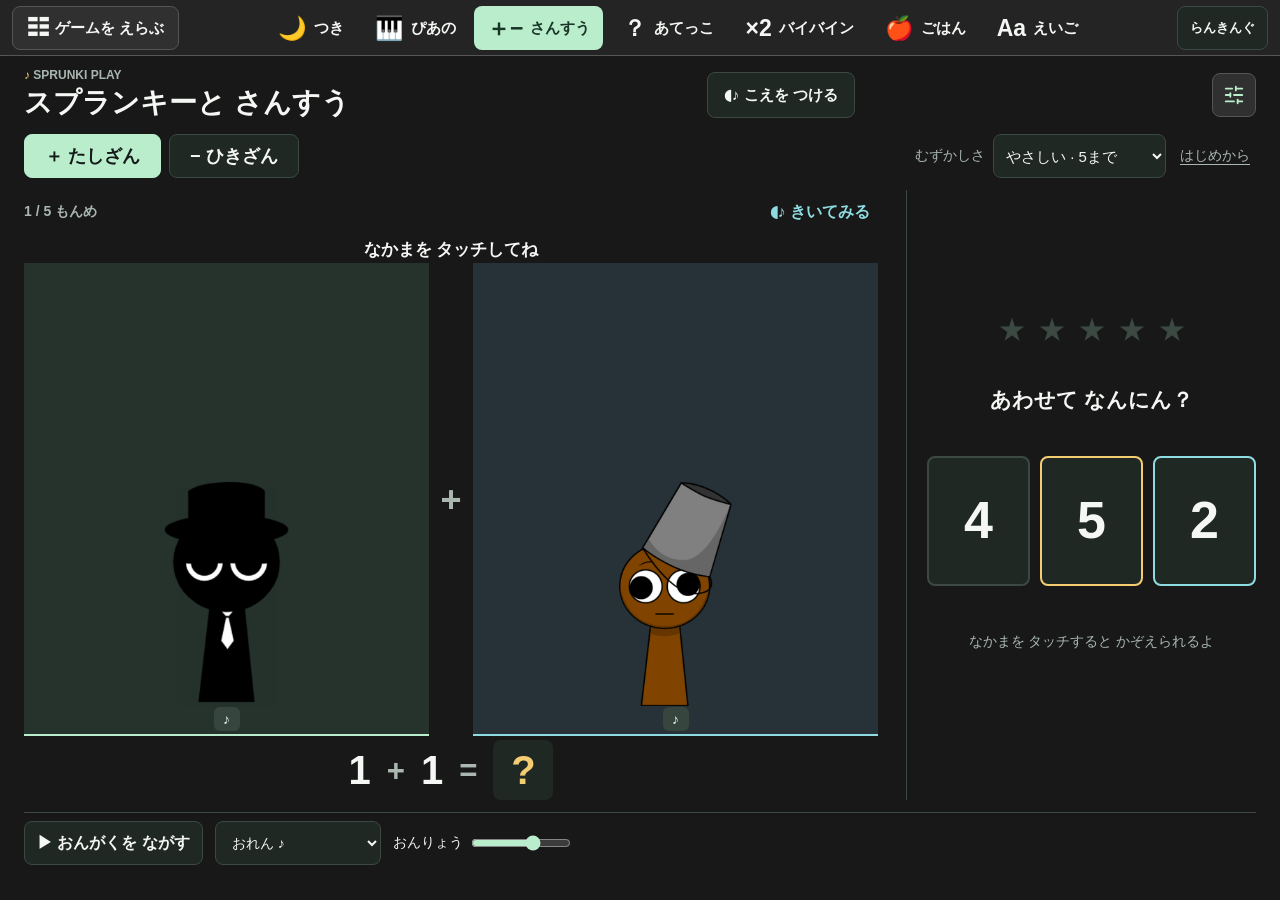
<file: sprunki-addition-game.html>
<!doctype html>
<html lang="ja">
<head>
<meta charset="utf-8">
<meta name="viewport" content="width=device-width, initial-scale=1, viewport-fit=cover">
<meta name="theme-color" content="#151918">
<meta name="description" content="スプランキーの音楽で遊ぶ、足し算と引き算のゲーム。5まで・10まで・20までの3つの難しさで、なかまをタップして数えよう。">
<title>スプランキーと さんすう</title>
<style>
*{box-sizing:border-box}
body{margin:0;min-height:100svh}
button,select{font:inherit}
button{cursor:pointer;touch-action:manipulation;-webkit-tap-highlight-color:transparent;color:inherit}
button:disabled{cursor:default}
main{margin:auto}
.topbar{display:flex;align-items:center;justify-content:space-between;gap:12px}
.logo,h1{font-weight:900}
h1{margin:0}
.sound{min-height:46px;padding:8px 16px;font-size:15px;font-weight:800}
.stage{position:relative}
.stage-top{display:flex;align-items:center;justify-content:space-between;flex-wrap:wrap;gap:10px}
.hands-on{display:flex;align-items:center;gap:6px;min-height:44px;font-size:14px;font-weight:800;white-space:nowrap;cursor:pointer}
.hands-on input{width:22px;height:22px;margin:0;accent-color:var(--game-primary,#b9edcc)}
.pill{font-size:14px;font-weight:800}
.read{border:0;background:transparent;min-height:44px;padding:8px;font-size:16px;font-weight:800}
.groups{display:grid;align-items:center;margin:14px 0 12px}
.group{min-height:190px;display:flex;align-items:flex-end;justify-content:center;flex-wrap:wrap;gap:5px}
.group.left,.group.right{border-bottom-style:solid}
.plus{text-align:center;font-weight:900}
.character{position:relative;flex:0 1 83px;width:83px;min-width:48px;height:142px;background:transparent;border:0;padding:0 3px 30px;transition:transform .18s}
.character:hover{transform:translateY(-5px)}
.character:disabled:hover{transform:none}
.character img{width:100%;height:100%;object-fit:contain;pointer-events:none}
.count-tag{position:absolute;bottom:1px;left:50%;transform:translateX(-50%);width:29px;height:29px;line-height:29px;font-weight:900;font-size:17px}
.character.counted{animation:hop .32s ease}
.equation{display:flex;align-items:center;justify-content:center;font-weight:900;line-height:1.25}
.equation .operator{font-size:.78em}
.mystery{text-align:center;padding:5px 10px}
.prompt{text-align:center;font-weight:900}
.answer{line-height:1.1;font-weight:900;transition:transform .12s,background .12s}
.answer:hover:not(:disabled){transform:translateY(-3px)}
.answer:active:not(:disabled){transform:translateY(3px)}
.actions{display:flex;align-items:center;justify-content:center}
.next{font-weight:900}
.tip{margin:0;text-align:center}
.settings{display:flex;justify-content:center;align-items:center;flex-wrap:wrap;font-size:14px}
.settings select{border:1px solid;min-height:44px;padding:8px;font-size:15px}
.settings button{border:0;background:transparent;text-decoration:underline;text-underline-offset:4px;min-height:44px;font-size:14px}
.settings label{display:flex;align-items:center;gap:8px}
.party{text-align:center}
.band{display:flex;justify-content:center;align-items:end;max-width:500px}
.band img{width:28%;object-fit:contain;animation:dance .65s ease-in-out infinite alternate}
.band img:nth-child(2){animation-delay:-.3s}
.band img:nth-child(3){animation-delay:-.5s}
.progress{display:flex;justify-content:center}
.star{line-height:1}
.confetti{position:fixed;inset:0;pointer-events:none;overflow:hidden}
.confetti i{position:absolute;left:var(--x);top:-20px;width:10px;height:18px;background:var(--c);border-radius:3px;animation:fall 1.8s ease-in var(--d) both}
.mode-picker{display:flex;justify-content:center}
.mode-picker button{font-weight:900}
.music-bar{display:flex;align-items:center;flex-wrap:wrap;font-size:14px}
.music-bar button,.music-bar select{min-height:44px;border:1px solid;padding:8px 12px}
.music-bar button{font-weight:900;font-size:16px}
.music-bar label{display:flex;align-items:center;gap:6px}
.music-status{font-size:14px}
.group-label{display:block;text-align:center;font-weight:800}
.groups.subtract{display:block}
.groups.subtract .group{min-height:150px;max-width:750px;margin:auto}
.groups.subtract #right,.groups.subtract .plus{display:none}
.character.gone{filter:grayscale(1);pointer-events:none}
.character.gone::after{content:'\FF0F';position:absolute;display:grid;place-items:center}
.character.gone .count-tag{width:40px}
.group.dense .character{flex-basis:48px;width:48px;height:91px;min-width:44px}
.group.dense{align-content:center}
[hidden]{display:none!important}
@keyframes hop{50%{transform:translateY(-10px)}}
@keyframes dance{to{transform:translateY(-13px) rotate(4deg)}}
@keyframes fall{to{transform:translateY(105vh) rotate(480deg)}}
@media(max-width:600px){.group{min-height:146px}.character{height:112px;flex-basis:57px;width:57px;min-width:44px;padding:0 1px 28px}.group.many .character{height:91px;flex-basis:40px}.count-tag{width:25px;height:25px;line-height:23px;font-size:15px}.stage-top .read{font-size:14px}}
@media(prefers-reduced-motion:reduce){*,*::before,*::after{animation:none!important;transition:none!important}.confetti{display:none}}
</style>
<style>
:root{font-family:system-ui,"Hiragino Kaku Gothic ProN","Yu Gothic",Meiryo,sans-serif;color-scheme:dark;color:var(--game-ink,#f4f7f3);background:var(--game-bg,#151918)}
body.game-page{background:var(--game-bg,#151918);color:var(--game-ink,#f4f7f3)}
.game-page *{letter-spacing:0}
.game-page main{max-width:1440px;padding:16px 24px;display:flex;flex-direction:column;gap:16px}
.game-page button,.game-page select{border-radius:8px}
.game-page button:focus-visible,.game-page select:focus-visible{outline:3px solid var(--game-cyan,#8edce2);outline-offset:3px}
.game-page .topbar{min-height:48px}
.game-page .heading{margin:0;text-align:left}
.game-page h1{font-size:28px;line-height:1.3}
.game-page .logo{font-size:12px;color:var(--game-muted,#a9b7b0);margin-bottom:3px}
.game-page .logo span{color:var(--game-gold,#f4cc72)}
.game-page .sound{background:var(--game-surface,#202824);color:var(--game-ink,#f4f7f3);border:1px solid var(--game-line,#3b4942);white-space:nowrap}
.game-controls{display:flex;align-items:center;justify-content:space-between;gap:16px;flex-wrap:wrap}
.game-page .mode-picker,.game-page .settings{margin:0;gap:8px}
.game-page .mode-picker button{font-size:18px;min-height:44px;padding:8px 20px;border:1px solid var(--game-line,#3b4942);background:var(--game-surface,#202824);color:var(--game-ink,#f4f7f3)}
.game-page .mode-picker button[aria-pressed=true]{background:var(--game-primary,#b9edcc);border-color:var(--game-primary,#b9edcc);color:#151918}
.game-page .settings,.game-page .settings select{color:var(--game-muted,#a9b7b0)}
.game-page .settings select{background:var(--game-surface,#202824);border-color:var(--game-line,#3b4942);color:var(--game-ink,#f4f7f3)}
.game-page .stage{padding:0;background:none;border:0;border-radius:0;box-shadow:none;min-width:0}
.game-page .pill{background:none;color:var(--game-muted,#a9b7b0);padding:0;border-radius:0}
.game-page .read{color:var(--game-cyan,#8edce2)}
.game-page .group-label{margin:4px 0 8px;font-size:17px}
.game-page .groups{gap:8px;grid-template-columns:minmax(0,1fr) 32px minmax(0,1fr)}
.game-page .group{border-radius:0;padding:8px 4px 4px;border-bottom-width:2px;min-width:0}
.game-page .group.left{background:#26332d;border-color:var(--game-primary,#b9edcc)}
.game-page .group.right{background:#263237;border-color:var(--game-cyan,#8edce2)}
.game-page .plus{font-size:36px;color:var(--game-muted,#a9b7b0)}
.game-page .count-tag{background:#36463e;border:0;color:var(--game-ink,#f4f7f3);border-radius:6px}
.game-page .character.counted .count-tag{background:var(--game-primary,#b9edcc);color:#151918}
.game-page .character.gone{opacity:.55}
.game-page .character.gone::after{color:var(--game-coral,#f4a996);inset:0 0 24px;font-size:48px;line-height:1}
.game-page .character.gone .count-tag{background:#3b4942;color:var(--game-ink,#f4f7f3);font-size:10px}
.game-page .equation{font-size:40px;gap:16px;margin:12px 0 0}
.game-page .equation .operator{color:var(--game-muted,#a9b7b0)}
.game-page .mystery{color:var(--game-gold,#f4cc72);background:var(--game-surface,#202824);border-radius:8px;min-width:60px}
.answer-area{min-width:0;display:flex;flex-direction:column;justify-content:center;gap:16px}
.game-page .progress{margin:0;gap:12px}
.game-page .star{color:var(--game-line,#3b4942);font-size:28px;text-shadow:none}
.game-page .star.earned,.game-page .party-stars{color:var(--game-gold,#f4cc72)}
.game-page .prompt{font-size:21px;line-height:1.5;min-height:64px;margin:0;display:grid;place-items:center}
.game-page .answers{gap:10px;display:grid;grid-template-columns:repeat(3,minmax(0,1fr))}
.game-page .answer{width:100%;max-width:none;min-height:104px;font-size:46px;border:2px solid var(--game-line,#3b4942);background:var(--game-surface,#202824);color:var(--game-ink,#f4f7f3);box-shadow:none}
.game-page .answer:nth-child(2){border-color:var(--game-gold,#f4cc72)}
.game-page .answer:nth-child(3){border-color:var(--game-cyan,#8edce2)}
.game-page .answer.correct{background:var(--game-primary,#b9edcc);border-color:var(--game-primary,#b9edcc);color:#151918}
.game-page .actions{margin:0;min-height:64px}
.game-page .tip{color:var(--game-muted,#a9b7b0);font-size:14px;line-height:1.7}
.game-page .next{background:var(--game-primary,#b9edcc);color:#151918;border:0;min-height:56px;padding:10px 22px;font-size:21px}
.music-panel{border-top:1px solid var(--game-line,#3b4942);padding-top:8px}
.game-page .music-bar{justify-content:flex-start;gap:12px;margin:0}
.game-page .music-bar button,.game-page .music-bar select{background:var(--game-surface,#202824);color:var(--game-ink,#f4f7f3);border-color:var(--game-line,#3b4942)}
.game-page .music-bar input{accent-color:var(--game-primary,#b9edcc);width:100px;min-height:44px;margin-block:0}
.game-page .music-status{margin:2px 0 0;min-height:20px;color:var(--game-coral,#f4a996);text-align:left}
.game-page .party{padding:8px 0;align-content:center}
.game-page .party h2{font-size:30px;line-height:1.3;margin:8px 0}
.game-page .party p{font-size:16px;margin:8px 0}
.game-page .party-stars{font-size:30px;line-height:1}
.game-page .band{margin:18px auto;gap:20px}
.game-page .band img{height:140px}
@media(min-width:900px) and (orientation:landscape){
 .game-page main{height:100svh;min-height:0;display:grid;grid-template-rows:54px 44px minmax(0,1fr) 76px;gap:12px;padding:12px 24px}
 .game-controls{flex-wrap:nowrap}
 .game-page #play{display:grid;grid-template-columns:minmax(0,1fr) 310px;gap:28px;min-height:0}
 .game-page #play>.stage{display:grid;grid-template-rows:44px 29px minmax(0,1fr) 64px;min-height:0}
 .game-page .groups{min-height:0;margin:0;grid-template-columns:minmax(0,var(--left-weight,1fr)) 28px minmax(0,var(--right-weight,1fr))}
 .game-page .group,.game-page .groups.subtract .group{height:100%;min-height:0;max-width:none;margin:0;display:grid;grid-template-columns:repeat(var(--group-columns,1),minmax(0,1fr));grid-template-rows:repeat(var(--group-rows,1),minmax(0,1fr));align-items:end;align-content:stretch;gap:6px 2px;padding:4px 4px 2px}
 .game-page .group .character,.game-page .group.dense .character{width:100%;min-width:0;height:100%;max-height:200px;min-height:0;padding:0 1px 26px;border-radius:6px}
 .game-page .character img{min-height:0}
 .game-page .count-tag{height:24px;width:26px;line-height:24px;font-size:14px}
 .game-page .equation{margin:0;align-self:end}
 .answer-area{gap:12px;border-left:1px solid var(--game-line,#3b4942);padding-left:20px}
 .game-page .answer{min-height:108px}
 .game-page .party{display:grid;grid-template-columns:1fr 1fr;grid-template-rows:auto auto auto auto;column-gap:24px;align-content:center}
 .game-page .party-stars,.game-page .party h2,.game-page .party p,.game-page .party>.next{grid-column:2}
 .game-page .party>.next{justify-self:center;margin-top:10px}
 .game-page .band{grid-column:1;grid-row:1/5;width:100%;margin:12px 0;align-self:center}
 .game-page .band img{height:min(210px,33svh)}
}
@media(min-width:900px) and (max-height:570px) and (orientation:landscape){.answer-area{gap:8px}.game-page .prompt{min-height:48px}.game-page .answer{min-height:96px}.game-page .actions{min-height:56px}}
@media(min-width:1100px) and (min-height:700px) and (orientation:landscape){.game-page #play{grid-template-columns:minmax(0,1fr) 350px}.game-page .answer{min-height:130px;font-size:52px}.answer-area{gap:24px}.game-page .group .character,.game-page .group.dense .character{max-height:250px}}
@media(max-width:600px){.game-page main{padding:12px;gap:14px}.game-page h1{font-size:20px}.game-page .logo{font-size:10px}.game-page .sound{font-size:12px;padding:8px}.game-controls{gap:10px}.game-page .mode-picker{width:100%}.game-page .mode-picker button{flex:1;padding-inline:8px;font-size:17px}.game-page .settings{width:100%;justify-content:space-between;font-size:13px}.game-page .settings select{font-size:13px}.game-page .groups{grid-template-columns:minmax(0,1fr) 24px minmax(0,1fr);gap:4px}.game-page .group{gap:3px}.game-page .group.dense .character{min-width:36px;flex-basis:36px;height:83px}.game-page .equation{font-size:34px}.answer-area{margin-top:18px;gap:10px}.game-page .prompt{min-height:40px;font-size:19px}.game-page .answer{min-height:86px;font-size:40px}.game-page .music-bar{gap:8px}.game-page .music-bar button,.game-page .music-bar select{font-size:13px;padding-inline:8px}.game-page .music-status{font-size:12px}.game-page .party h2{font-size:25px}}
</style>
<link rel="stylesheet" href="games-theme.css?v=20260913-moon-names">
<script src="games-theme.js?v=20260913-moon-names"></script>
<script src="game-navigation.js?v=20260913-moon-names" defer></script>
</head>
<body class="game-page" data-game="addition">
<main>
  <header class="topbar"><div class="heading"><div class="logo"><span>♪</span> SPRUNKI PLAY</div><h1>スプランキーと さんすう</h1></div><button class="sound" id="sound" aria-pressed="false">◖♪ こえを つける</button></header>
  <div class="game-controls">
  <nav class="mode-picker" aria-label="あそびかた"><button id="addMode" aria-pressed="true">＋ たしざん</button><button id="subtractMode" aria-pressed="false">− ひきざん</button></nav>
  <div class="settings"><label for="level">むずかしさ <select id="level" aria-label="さんすうの むずかしさ"><option value="5">やさしい · 5まで</option><option value="10">ふつう · 10まで</option><option value="20">むずかしい · 20まで</option></select></label><button id="restart">はじめから</button></div>
  </div>
  <section id="play" aria-label="たしざん あそび">
    <div class="stage">
      <div class="stage-top"><span class="pill" id="round">1 / 5 もんめ</span><label class="hands-on" id="handsOnLabel" hidden><input type="checkbox" id="handsOn">じぶんで ひく</label><button class="read" id="read">◖♪ きいてみる</button></div>
      <p class="group-label" id="groupLabel">なかまを タッチしてね</p>
      <div class="groups" id="groups"><div class="group left" id="left"></div><div class="plus" aria-hidden="true">+</div><div class="group right" id="right"></div></div>
      <div class="equation" id="equation" aria-label=""></div>
    </div>
    <div class="answer-area">
    <div class="progress" id="progress" role="img" aria-label="5もんちゅう 0もん できた"></div>
    <p class="prompt" id="message" role="status" aria-live="polite">あわせて なんにん？</p>
    <div class="answers" id="answers" aria-label="こたえを えらんでね"></div>
    <div class="actions"><button id="next" class="next" hidden>つぎへ →</button><p id="tip" class="tip">なかまを タッチすると かぞえられるよ</p></div>
    </div>
  </section>
  <section class="stage party" id="party" hidden aria-labelledby="partyTitle"><div class="party-stars" aria-hidden="true">★★★★★</div><h2 id="partyTitle" tabindex="-1">やったね！ だいせいこう！</h2><p>みんなで おいわいの おんがくかい ♪</p><div class="band"></div><button class="next" id="again">もういちど あそぶ ↻</button></section>
  <footer class="music-panel"><div class="music-bar"><button id="musicToggle" aria-pressed="false">▶ おんがくを ながす</button><select id="musicTrack" aria-label="おんがくの キャラクター"></select><label>おんりょう <input id="musicVolume" aria-label="おんがくの おんりょう" type="range" min="0" max="100" value="20"></label></div><p class="music-status" id="musicStatus" role="status" aria-live="polite"></p></footer>
</main>
<div class="confetti" id="confetti" aria-hidden="true"></div>
<script src="sprunki-roster.js?v=20260913-moon-names"></script>
<script src="games-audio-manifest.js?v=20260913-moon-names"></script>
<script src="games-audio.js?v=20260913-moon-names"></script>
<script>
"use strict";
// Pure game model: the UI and automated checks share the same transitions.
const AdditionGame = (() => {
  function shuffle(values, rng = Math.random) { const list = [...values]; for(let i=list.length-1;i>0;i--){const j=Math.floor(rng()*(i+1));[list[i],list[j]]=[list[j],list[i]];}return list; }
  // A page-long cycle exposes everyone before repeating, including across restarts.
  function createCastCycle(characters,rng=Math.random){
    if(!characters.length)throw new RangeError('Empty character roster');
    const deck=shuffle(characters,rng);let cursor=0;
    return n=>Array.from({length:n},()=>deck[cursor++%deck.length]);
  }
  function createSession(max=5, rng=Math.random,operation='add'){
    if(![5,10,20].includes(max))throw new RangeError('Unsupported level');
    if(!['add','subtract'].includes(operation))throw new RangeError('Unsupported operation');
    const pairs=[];
    if(operation==='add'){for(let a=1;a<max;a++)for(let b=1;b<=max-a;b++){if(max!==20||a+b>10)pairs.push({a,b});}}
    else{for(let a=max===20?11:1;a<=max;a++)for(let b=1;b<=a;b++)pairs.push({a,b});}
    let deck=shuffle(pairs,rng).slice(0,5);
    if(max===5&&operation==='add'){deck=[{a:1,b:1},...shuffle(pairs.filter(p=>p.a+p.b>2),rng).slice(0,4)];}
    if(max===5&&operation==='subtract'){deck=[{a:3,b:1},...shuffle(pairs.filter(p=>!(p.a===3&&p.b===1)),rng).slice(0,4)];}
    deck=deck.map(p=>{const total=operation==='subtract'?p.a-p.b:p.a+p.b;const min=operation==='subtract'?0:1;const values=Array.from({length:max-min+1},(_,i)=>i+min).filter(n=>n!==total);const nearby=values.filter(n=>Math.abs(n-total)<=3);const others=shuffle(nearby.length>=2?nearby:values,rng).slice(0,2);return {...p,total,choices:shuffle([total,...others],rng)};});
    const runId=globalThis.crypto?.randomUUID?.()||`addition-${Date.now().toString(36)}-${Math.random().toString(36).slice(2)}`;
    return {max,operation,deck,index:0,stars:0,phase:'playing',counted:[],handsOn:false,removed:[],handsOnStars:0,runId,firstTry:0,attempted:false};
  }
  function needsRemoval(state){return state.handsOn&&state.removed.length<state.deck[state.index].b;}
  function setHandsOn(state,enabled){if(state.phase!=='playing'||state.operation!=='subtract')return false;state.handsOn=Boolean(enabled);state.removed=[];state.counted=[];return true;}
  function remove(state,id){const p=state.deck[state.index];if(state.phase!=='playing'||!needsRemoval(state)||!Number.isInteger(id)||id<0||id>=p.a||state.removed.includes(id))return null;state.removed.push(id);return state.removed.length;}
  function answer(state,value){if(state.phase!=='playing')return 'ignored';if(!state.deck[state.index].choices.includes(value))return 'invalid';if(needsRemoval(state))return 'remove-first';if(value!==state.deck[state.index].total){state.attempted=true;return 'retry';}if(!state.attempted)state.firstTry++;state.attempted=true;state.stars++;if(state.handsOn)state.handsOnStars++;state.phase='solved';return 'correct';}
  // Hands-on counters retain their physical IDs even when any member goes home.
  function count(state,id){const p=state.deck[state.index],limit=state.handsOn?p.a:p.total;if(state.phase!=='playing'||needsRemoval(state)||!Number.isInteger(id)||id<0||id>=limit||(state.handsOn&&state.removed.includes(id))||state.counted.includes(id))return null;state.counted.push(id);return state.counted.length;}
  function next(state){if(state.phase!=='solved')return false;if(state.stars===5){state.phase='complete';return true;}state.index++;state.counted=[];state.removed=[];state.attempted=false;state.phase='playing';return true;}
  return {createSession,createCastCycle,answer,count,next,setHandsOn,remove,needsRemoval};
})();
</script>
<script>
(() => {
const $=id=>document.getElementById(id);
let state=AdditionGame.createSession(),sound=false,audio=null,voices=[],timers=[];
let advanceTimer=null,advanceGeneration=0;
const activeNotes=new Set();
let operation='add',musicWanted=false,musicGeneration=0,musicStateTimer=null;
const engine=window.MoonAudio;
const characters=globalThis.SprunkiRoster.characters;
const tracks=new Map(characters.map(char=>[char.id,char.audio]));
const nextCast=AdditionGame.createCastCycle(characters),questionCasts=new WeakMap();
for(const char of characters){const option=document.createElement('option');option.value=char.id;option.textContent=char.id==='black'?`${char.hiragana}（1かい）`:`${char.hiragana} ♪`;$('musicTrack').append(option);}
function questionCast(){
  let casts=questionCasts.get(state);if(!casts){casts=[];questionCasts.set(state,casts);}
  const p=state.deck[state.index];
  return casts[state.index]??=nextCast(state.operation==='subtract'?p.a:p.a+p.b);
}
function renderBand(){document.querySelector('#party .band').replaceChildren(...nextCast(3).map(char=>{const img=document.createElement('img');img.src=char.file;img.alt=char.hiragana;return img;}));}
function selectMusic(){$('musicStatus').textContent='';musicLabel();if(musicWanted)void playMusic();}
function musicLabel(){$('musicToggle').setAttribute('aria-pressed',String(musicWanted));$('musicToggle').textContent=musicWanted?'❚❚ おんがくを とめる':$('musicTrack').value==='black'?'▶ 1かい ながす':'▶ おんがくを ながす';}
function musicVolume(){engine?.setVolumes?.({music:Number($('musicVolume').value)/100});}
function syncMusicVolume(){const value=engine?.getVolumes?.().music;if(Number.isFinite(value))$('musicVolume').value=String(value*100);}
window.addEventListener('moon:audio-volume',syncMusicVolume);
syncMusicVolume();
function pauseMusic(){musicGeneration++;musicWanted=false;clearTimeout(musicStateTimer);musicStateTimer=null;engine?.stopMusic();musicLabel();$('musicStatus').textContent='';}
async function playMusic(){
  if(!musicWanted||document.hidden)return;
  const generation=++musicGeneration;
  const src=tracks.get($('musicTrack').value);
  if(!src)return;
  musicLabel();$('musicStatus').textContent='おんがくを よみこみちゅう…';
  try{
    if(!engine)throw new Error('Audio unavailable');
    const id=$('musicTrack').value;
    if(id==='black'&&!engine.getMusicState().selected.includes(id)){
      const reset=engine.setMusicSelection([]);
      musicWanted=true;
      Promise.resolve(reset).catch(()=>{});
    }
    await engine.setMusicSelection([id]);if(generation!==musicGeneration)return;syncMusicState();
  }
  catch{if(generation!==musicGeneration)return;pauseMusic();$('musicStatus').textContent='おんがくボタンを もういちど おしてね';}
}
function syncMusicState(){
  clearTimeout(musicStateTimer);musicStateTimer=null;
  if(!musicWanted)return;
  const status=engine?.getMusicState();if(!status)return;
  const id=$('musicTrack').value;
  if(status.errors?.some(error=>error.id===id)){pauseMusic();$('musicStatus').textContent='おんがくを よめなかったよ。もういちど おしてね';return;}
  const pending=status.pending?.includes(id),playing=status.playing?.includes(id);
  if(!pending&&!playing){musicWanted=false;musicLabel();$('musicStatus').textContent='';return;}
  musicLabel();
  $('musicStatus').textContent=pending?'つぎの くぎりから ながれるよ':id==='black'?'このおとは 1かい ながれるよ':'';
  if(pending)musicStateTimer=setTimeout(syncMusicState,250);
}
window.addEventListener('moon:audio-state',syncMusicState);
const speech=window.speechSynthesis;
function loadVoices(){voices=speech?.getVoices?.()||[];}loadVoices();speech?.addEventListener?.('voiceschanged',loadVoices);
let speechVersion=0;
function stopVoice(){speechVersion++;engine?.setDucking(false);speech?.cancel();}
let sharedVoiceVolume=engine?.getVolumes?.().voice;
window.addEventListener('moon:audio-volume',()=>{const volume=engine?.getVolumes?.().voice;if(volume!==sharedVoiceVolume){sharedVoiceVolume=volume;stopVoice();}});
function speak(text){stopVoice();if(!sound||!speech||!window.SpeechSynthesisUtterance||document.hidden)return;const version=speechVersion,u=new SpeechSynthesisUtterance(text);u.lang='ja-JP';u.volume=engine?.getVolumes?.().voice??.85;u.rate=.82;u.pitch=1.12;const v=voices.find(v=>v.lang.startsWith('ja'));if(v)u.voice=v;u.onstart=()=>{if(version===speechVersion)engine?.setDucking(true);};u.onend=u.onerror=()=>{if(version===speechVersion)engine?.setDucking(false);};try{speech.speak(u);}catch{engine?.setDucking(false);}}
function unlock(){if(!sound)return;try{audio=engine?.getContext();void engine?.unlock().catch(()=>{});}catch{}}
function tone(freq,delay=0,duration=.18){if(!sound||!audio||document.hidden)return;try{const o=audio.createOscillator(),g=audio.createGain();o.type='sine';o.frequency.value=freq;const start=engine.now()+delay;g.gain.setValueAtTime(0,start);g.gain.linearRampToValueAtTime(.12,start+.02);g.gain.exponentialRampToValueAtTime(.001,start+duration);o.connect(g);g.connect(engine.output('effects'));activeNotes.add(o);o.onended=()=>{activeNotes.delete(o);o.disconnect();g.disconnect();};o.start(start);o.stop(start+duration+.03);}catch{}}
function tune(party=false){unlock();(party?[262,330,392,523,392,440,494,523]:[330,440,554,660]).forEach((f,i)=>tone(f,i*(party?.24:.12),.23));}
function stopNotes(){for(const o of activeNotes){try{o.stop();o.disconnect();}catch{}}activeNotes.clear();}
function stopAudio(){stopVoice();stopNotes();}
engine?.onSuspend(()=>{stopAudio();pauseMusic();});
function cancelAdvance(){clearTimeout(advanceTimer);advanceTimer=null;advanceGeneration++;}
function clearEffects(){cancelAdvance();timers.forEach(clearTimeout);timers=[];$('confetti').replaceChildren();stopVoice();stopNotes();}
function scheduleAdvance(){
  cancelAdvance();
  if(state.phase!=='solved'||document.hidden)return;
  const answeredSession=state,answeredIndex=state.index,generation=advanceGeneration;
  let waited=1800;
  function finish(){
    if(generation!==advanceGeneration||state!==answeredSession||state.index!==answeredIndex||state.phase!=='solved'||document.hidden)return;
    if(sound&&(speech?.speaking||speech?.pending)&&waited<6000){waited+=150;advanceTimer=setTimeout(finish,150);return;}
    advanceTimer=null;advance();
  }
  advanceTimer=setTimeout(finish,1800);
}
function soundLabel(){$('sound').textContent=sound?'◖♪ こえ あり':'◖♪ こえを つける';$('sound').setAttribute('aria-pressed',String(sound));}
function confetti(){const colors=['#ef9850','#81b293','#b697d5','#edca51'];$('confetti').innerHTML=Array.from({length:25},(_,i)=>`<i style="--x:${i*4}%;--c:${colors[i%4]};--d:${(i%5)*.09}s"></i>`).join('');timers.push(setTimeout(()=>$('confetti').replaceChildren(),2400));}
function question(){const p=state.deck[state.index];return AdditionGame.needsRemoval(state)?`${p.a}にんいるよ。${p.b-state.removed.length}にん、おうちへかえしてね。`:state.operation==='subtract'?`${p.a}にんから、${p.b}にん、かえったよ。のこりは、なんにん？`:`${p.a}にんと、${p.b}にん。あわせて、なんにん？`;}
function prompt(){return state.operation==='subtract'?'のこりは なんにん？':'あわせて なんにん？';}
function operatorWord(){return state.operation==='subtract'?'ひく':'たす';}
function renderStars(){$('progress').innerHTML=Array.from({length:5},(_,i)=>`<span class="star ${i<state.stars?'earned':''}" aria-hidden="true">★</span>`).join('');$('progress').setAttribute('aria-label',`5もんちゅう ${state.stars}もん できた`);}
function syncHandsOn(){
  $('handsOnLabel').hidden=state.operation!=='subtract';$('handsOn').disabled=state.phase!=='playing';
  if(!state.handsOn)return;
  const p=state.deck[state.index],pending=AdditionGame.needsRemoval(state);
  $('groupLabel').textContent=`かえった ${state.removed.length} / ${p.b} にん`;
  for(const button of $('left').children){const gone=state.removed.includes(Number(button.dataset.counterId)),name=button.querySelector('img').alt;button.classList.toggle('gone',gone);button.disabled=gone||state.phase!=='playing';if(gone){button.setAttribute('aria-label',`${name}は おうちに かえったよ`);button.querySelector('span').textContent='かえった';}else if(!button.classList.contains('counted'))button.setAttribute('aria-label',pending?`${name}を おうちへ かえす`:`のこった ${name}を かぞえる`);}
  for(const button of $('answers').children)button.disabled=pending||state.phase!=='playing';
  if(state.phase==='playing'){$('message').textContent=pending?`あと ${p.b-state.removed.length}にん おうちへ`:prompt();$('tip').textContent=pending?`${p.b}にん おうちへ`:p.total===0?'だれも いないね。「0」を おしてね':'のこっている なかまを タッチして かぞえよう';}
}
function renderGroup(id,n,offset,cast,remaining=n){const group=$(id);group.replaceChildren();group.classList.toggle('many',n>3);group.classList.toggle('dense',state.max===20);
  // Two rows keep each counting target reachable without changing the question.
  const columns=n>4?Math.ceil(n/2):n;
  group.style.setProperty('--group-columns',String(columns));
  group.style.setProperty('--group-rows',String(n>4?2:1));
  $('groups').style.setProperty(id==='left'?'--left-weight':'--right-weight',`${Math.max(2,columns)}fr`);
  for(let i=0;i<n;i++){
  // Default hints remove the last b; hands-on play preserves the child's selection.
  const char=cast[offset+i],gone=state.handsOn?state.removed.includes(i):i>=remaining,button=document.createElement(gone&&!state.handsOn?'div':'button');button.className=gone?'character gone':'character';button.dataset.counterId=offset+i;button.dataset.characterId=char.id;button.setAttribute('aria-label',gone?`${char.hiragana}は かえったよ`:`${char.hiragana}を かぞえる`);const img=document.createElement('img');img.src=char.file;img.alt=char.hiragana;img.draggable=false;const tag=document.createElement('span');tag.className='count-tag';tag.setAttribute('aria-hidden','true');tag.textContent=gone?'かえった':'♪';button.append(img,tag);
  if(!gone)button.addEventListener('click',()=>{
    if(AdditionGame.needsRemoval(state)){const removed=AdditionGame.remove(state,offset+i);if(removed===null)return;unlock();syncHandsOn();tone(440-removed*8);speak(AdditionGame.needsRemoval(state)?`あと${state.deck[state.index].b-removed}にん`:`${removed}にん かえったね。のこりは なんにん？`);if(button.disabled){const target=$('left').querySelector('button:not(:disabled)')||$('answers').querySelector('button:not(:disabled)');target?.focus({preventScroll:true});}return;}
    const number=AdditionGame.count(state,offset+i);if(number===null)return;unlock();button.classList.add('counted');button.setAttribute('aria-label',`${char.hiragana}、${number}にんめ、かぞえたよ`);button.setAttribute('aria-pressed','true');button.querySelector('span').textContent=number;$('message').textContent=`${number}にん！`;tone(262+number*30);speak(`${number}にん`);
  });group.append(button);
}}
function renderCharacters(){const p=state.deck[state.index],subtract=state.operation==='subtract',cast=questionCast();$('groups').classList.toggle('subtract',subtract);renderGroup('left',p.a,0,cast,subtract?p.total:p.a);if(subtract)$('right').replaceChildren();else renderGroup('right',p.b,p.a,cast);$('groupLabel').textContent=subtract?`${p.a}にんから ${p.b}にん かえったよ`:'なかまを タッチしてね';}
function render(){const p=state.deck[state.index];$('play').hidden=false;$('party').hidden=true;$('play').setAttribute('aria-label',state.operation==='subtract'?'ひきざん あそび':'たしざん あそび');$('round').textContent=`${state.index+1} / 5 もんめ`;$('equation').innerHTML=`<span>${p.a}</span><span class="operator">${state.operation==='subtract'?'−':'+'}</span><span>${p.b}</span><span class="operator">=</span><span class="mystery">?</span>`;$('equation').setAttribute('aria-label',`${p.a}${operatorWord()}${p.b}は？`);renderCharacters();$('message').textContent=prompt();$('next').hidden=true;$('tip').hidden=false;$('tip').textContent=p.total===0?'だれも いないね。「0」を おしてね':'のこっている なかまを タッチして かぞえよう';if(state.operation==='add')$('tip').textContent='なかまを タッチすると かぞえられるよ';$('answers').replaceChildren();for(const n of p.choices){const b=document.createElement('button');b.className='answer';b.textContent=n;b.setAttribute('aria-label',`${n}にん`);b.addEventListener('click',()=>choose(n));$('answers').append(b);}renderStars();syncHandsOn();}
function choose(n){
  const result=AdditionGame.answer(state,n);
  if(result==='retry'){$('message').textContent=state.deck[state.index].total===0?'だれも いないね。0にんだよ':'いっしょに かぞえてみよう ♪';speak(state.deck[state.index].total===0?'だれもいないね。ゼロにんだよ':'いっしょに、なかまをタッチして、かぞえてみよう');return result;}
  if(result!=='correct')return result;
  const p=state.deck[state.index];unlock();syncHandsOn();$('message').textContent=`せいかい！ ${p.total}にんだね！`;$('equation').querySelector('.mystery').textContent=p.total;$('equation').setAttribute('aria-label',`${p.a}${operatorWord()}${p.b}は${p.total}`);for(const b of $('answers').children){b.disabled=true;b.classList.toggle('correct',Number(b.textContent)===p.total);}$('next').textContent=state.stars===5?'おんがくかいへ ♪':'つぎへ →';$('next').hidden=false;$('tip').hidden=true;renderStars();tune();speak(`せいかい！ ${p.total}にんだね！`);confetti();scheduleAdvance();$('next').focus({preventScroll:true});return result;
}
function completeRanking(){
  try{void Promise.resolve(window.MoonRanking?.complete({game:'addition',mode:`${state.operation==='subtract'?'sub':'add'}-${state.max}`,runId:state.runId,metrics:{firstTry:state.firstTry,completed:5,total:5}})).catch(()=>{});}catch{}
}
function advance(){if(!AdditionGame.next(state))return false;clearEffects();if(state.phase==='complete'){$('play').hidden=true;renderBand();$('party').hidden=false;$('party').querySelector('p').textContent=state.handsOnStars?`じぶんで ${state.handsOnStars}もん ひけたね！`:'みんなで おいわいの おんがくかい ♪';confetti();tune(true);speak('やったね！ ぜんぶできたね！');$('partyTitle').focus({preventScroll:true});completeRanking();}else{render();speak(question());$('read').focus({preventScroll:true});}return true;}
function restart(){clearEffects();stopAudio();pauseMusic();state=AdditionGame.createSession(Number($('level').value),Math.random,operation);AdditionGame.setHandsOn(state,$('handsOn').checked);render();speak(question());}
function setOperation(value){operation=value;$('addMode').setAttribute('aria-pressed',String(value==='add'));$('subtractMode').setAttribute('aria-pressed',String(value==='subtract'));restart();}
$('addMode').addEventListener('click',()=>setOperation('add'));$('subtractMode').addEventListener('click',()=>setOperation('subtract'));
$('handsOn').addEventListener('change',()=>{if(!AdditionGame.setHandsOn(state,$('handsOn').checked))return;clearEffects();stopAudio();render();speak(question());});
$('musicToggle').addEventListener('click',()=>{musicWanted=!musicWanted;if(musicWanted)void playMusic();else{pauseMusic();$('musicStatus').textContent='';}});
$('musicTrack').addEventListener('change',selectMusic);$('musicVolume').addEventListener('input',musicVolume);
$('sound').addEventListener('click',()=>{sound=!sound;soundLabel();if(sound){unlock();tone(440);speak(state.phase==='complete'?'やったね！':question());}else stopAudio();});
$('read').addEventListener('click',()=>{sound=true;soundLabel();unlock();speak(question());});$('next').addEventListener('click',advance);$('again').addEventListener('click',restart);$('restart').addEventListener('click',restart);$('level').addEventListener('change',restart);document.addEventListener('visibilitychange',()=>{if(document.hidden){cancelAdvance();stopAudio();pauseMusic();}else{scheduleAdvance();if(musicWanted)void playMusic();}});window.addEventListener('pageshow',()=>{scheduleAdvance();if(musicWanted)void playMusic();});window.addEventListener('pagehide',()=>{clearEffects();stopAudio();pauseMusic();});
render();
const context=document.modelContext;if(context?.registerTool){const lifecycle=new AbortController();window.addEventListener('pagehide',()=>lifecycle.abort(),{once:true});for(const tool of [{name:'read_addition_game',description:'Read the current arithmetic question, operation, difficulty, choices and progress.',inputSchema:{type:'object',properties:{},additionalProperties:false},annotations:{readOnlyHint:true,untrustedContentHint:false},execute:()=>({question:state.deck[state.index],operation:state.operation,max:state.max,stars:state.stars,phase:state.phase})},{name:'answer_addition_question',description:'Choose one of the visible answers to the current arithmetic question.',inputSchema:{type:'object',properties:{answer:{type:'integer'}},required:['answer'],additionalProperties:false},annotations:{readOnlyHint:false,untrustedContentHint:false},execute:input=>{if(!input||!Number.isInteger(input.answer)||!state.deck[state.index].choices.includes(input.answer))throw new Error('Choose a displayed answer');return {result:choose(input.answer),stars:state.stars,phase:state.phase};}},{name:'next_addition_question',description:'Continue after a correct answer, or open the celebration after five answers.',inputSchema:{type:'object',properties:{},additionalProperties:false},annotations:{readOnlyHint:false,untrustedContentHint:false},execute:()=>({advanced:advance(),phase:state.phase})}]){try{void Promise.resolve(context.registerTool(tool,{signal:lifecycle.signal})).catch(()=>{});}catch{}}}
})();
</script>
</body>
</html>
</file>
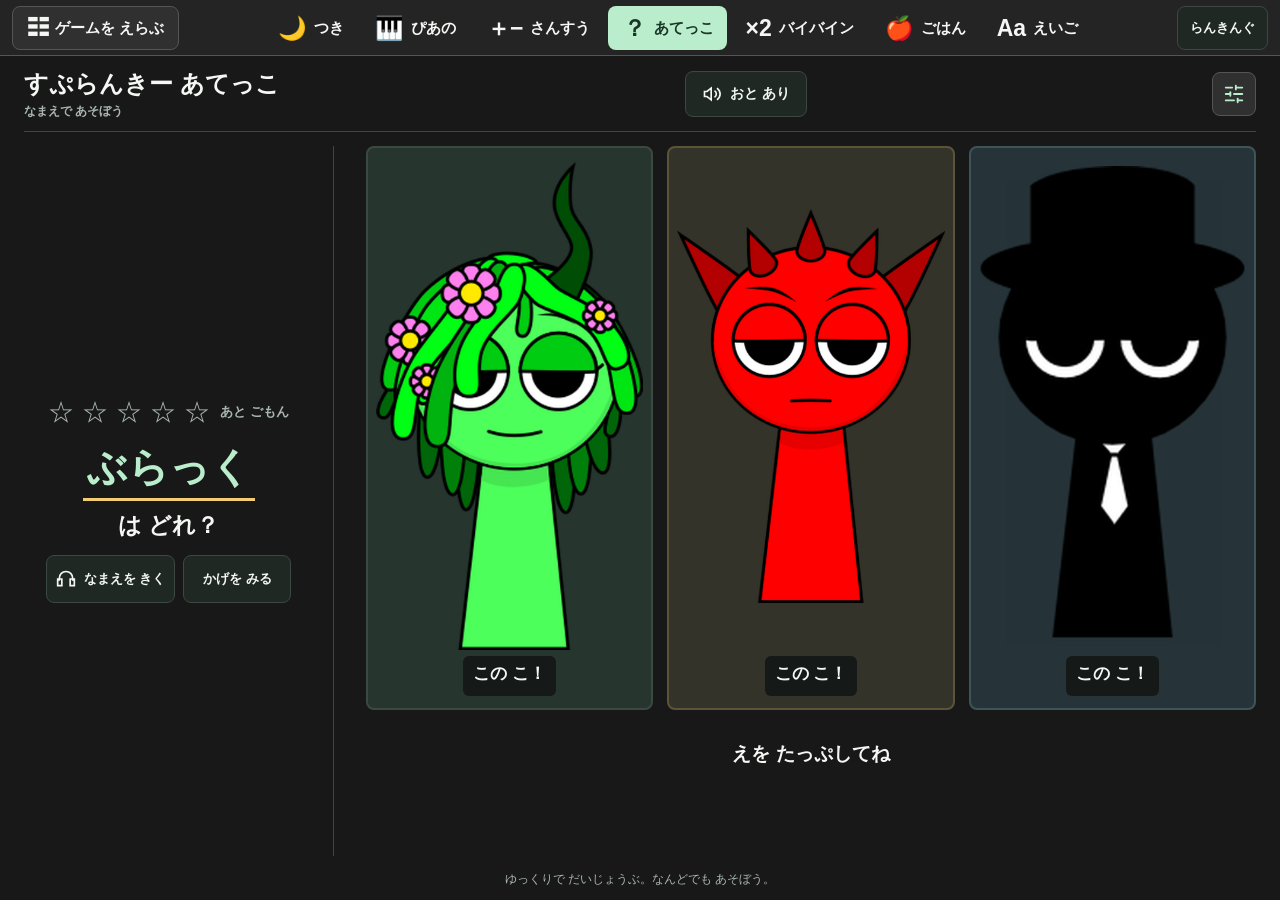
<file: sprunki-guess-game.html>
<!doctype html>
<html lang="ja">
<head>
<meta charset="utf-8">
<meta name="viewport" content="width=device-width, initial-scale=1, viewport-fit=cover">
<meta name="theme-color" content="#151918">
<meta name="description" content="ひらがなの なまえを みて、すぷらんきーを えらぼう。こえと おてほんでも あそべる、４さいからの あてっこ。">
<title>すぷらんきー あてっこ</title>
<style>
*{box-sizing:border-box;-webkit-tap-highlight-color:transparent}
body{margin:0;background:var(--paper);color:var(--ink)}
button{font:inherit;color:inherit;cursor:pointer;touch-action:manipulation}
button:disabled{cursor:default}
[hidden]{display:none!important}
.app{margin:auto;min-height:100svh;display:flex;flex-direction:column}
.top{display:flex;align-items:center;justify-content:space-between;gap:12px;border-bottom:1px solid var(--line)}
.brand{font-weight:900}
.brand small{color:var(--muted)}
.sound{display:flex;gap:8px;align-items:center;border:1px solid;min-height:46px;padding:8px 16px;font-size:14px;font-weight:800;white-space:nowrap}
.sound svg,.helper svg{width:20px;height:20px;flex-shrink:0}
.play{flex:1;display:flex;flex-direction:column;align-items:center}
.progress{display:flex;align-items:center}
.stars{display:flex;gap:8px}
.star{font-size:26px;line-height:1}
.progress-label{font-size:13px;font-weight:800;color:var(--muted)}
.prompt{text-align:center;font-weight:900}
.prompt strong{display:inline-block;color:var(--green);line-height:1.18;padding:0 4px 6px}
.prompt .tail{white-space:nowrap}
.helpers{display:flex;justify-content:center}
.helper{display:flex;align-items:center;justify-content:center;gap:8px;border:1px solid;font-weight:800}
.hint{display:flex;align-items:center;justify-content:center;font-weight:800}
.hint img{object-fit:contain}
.cards{width:100%;display:grid;grid-template-columns:repeat(3,minmax(0,1fr))}
.card{position:relative;display:flex;flex-direction:column;align-items:center;justify-content:flex-end;min-width:0;transition:transform .15s,border-color .15s}
.card:not(:disabled):hover{transform:translateY(-4px)}
.card:not(:disabled):active{transform:translateY(3px)}
.card img{flex:1 1 0;min-height:0;width:100%;object-fit:contain;pointer-events:none}
.card .pick{flex-shrink:0;font-weight:800;min-width:80px;margin-top:6px}
.card .mark{position:absolute;top:11px;right:12px;width:32px;height:32px;font-size:23px;font-weight:900;line-height:32px}
.feedback{font-weight:800;text-align:center}
.feedback.success{color:var(--green)}
.next,.again{border:0;font-weight:900}
.next:active,.again:active{transform:translateY(3px)}
.audio-note{color:var(--muted);text-align:center;max-width:32em;line-height:1.6}
.foot{color:var(--muted);text-align:center}
.finish{flex:1;text-align:center}
.friends{display:flex;justify-content:center;gap:8px}
.friend{flex:1;min-width:0}
.friend img{width:100%;object-fit:contain}
.friend span{display:block;margin-top:10px;font-size:13px;font-weight:800;overflow-wrap:anywhere}
.bounce{animation:celebrate .45s ease-out}
@keyframes celebrate{50%{transform:translateY(-8px)}}
@media(max-width:600px){.stars{gap:7px}.star{font-size:23px}.sound{gap:5px}.card .pick{min-width:0}.card .mark{top:7px;right:7px;width:26px;height:26px;font-size:19px;line-height:26px}.friends{gap:2px}.friend span{font-size:11px}}
@media(max-width:360px){.friends{flex-wrap:wrap}.friend{flex:0 1 28%}}
@media(prefers-reduced-motion:reduce){*,*::before,*::after{animation:none!important;transition:none!important;scroll-behavior:auto!important}}
#hintButton.hint-suggested{outline:3px solid var(--game-primary,#66ad8b);outline-offset:3px;background:#edf8f0;color:#151918}
</style>
<style>
:root{color-scheme:dark;--paper:var(--game-bg,#151918);--ink:var(--game-ink,#f4f7f3);--muted:var(--game-muted,#a9b7b0);--green:var(--game-primary,#b9edcc);--line:var(--game-line,#3b4942);font-family:system-ui,"Hiragino Kaku Gothic ProN","Yu Gothic",Meiryo,sans-serif}
.game-page *{letter-spacing:0}
.game-page .app{max-width:1440px;width:100%;padding:16px 24px;gap:16px}
.game-page .top{min-height:52px;padding-bottom:12px}
.game-page .brand{font-size:24px;line-height:1.4}
.game-page .brand small{display:block;font-size:12px;margin-top:2px}
.game-page button{border-radius:8px}
.game-page button:focus-visible{outline:3px solid var(--game-cyan,#8edce2);outline-offset:3px}
.game-page .sound,.game-page .helper{background:var(--game-surface,#202824);border-color:var(--line);color:var(--ink)}
.game-page .helper[aria-expanded=true]{background:#334c3e;border-color:var(--green)}
.game-page .play{padding-top:0;min-width:0}
.question-panel{display:flex;flex-direction:column;align-items:center;gap:16px;min-width:0}
.game-page .progress{flex-wrap:wrap;justify-content:center;gap:10px}
.game-page .star{color:var(--muted)}
.game-page .star.earned{color:var(--game-gold,#f4cc72)}
.game-page .prompt{font-size:38px;line-height:1.4;margin:0;max-width:100%;overflow-wrap:anywhere}
.game-page .prompt strong{border-bottom:3px solid var(--game-gold,#f4cc72);max-width:100%}
.game-page .prompt .tail{font-size:23px;margin-left:8px}
.game-page .helpers{gap:8px;max-width:100%;flex-wrap:wrap}
.game-page .helper{padding:9px 12px;font-size:14px;min-height:48px}
.game-page .hint{border:0;border-radius:0;border-top:1px solid var(--line);background:none;width:100%;margin:0;padding:12px 0 0;font-size:14px;gap:8px}
.game-page .hint img{height:90px;width:70px;flex-shrink:0}
.game-page .cards{gap:16px;margin-top:20px}
.game-page .card{height:310px;border:2px solid var(--line);padding:16px 10px 12px;border-radius:8px;box-shadow:none;overflow:visible;background:#27352f}
.game-page .card:nth-child(2){background:#343329;border-color:#5b5439}
.game-page .card:nth-child(3){background:#263439;border-color:#3d555a}
.game-page .card img{height:240px}
.game-page .card .pick{background:#151918;color:var(--ink);border-radius:6px;font-size:15px;line-height:1.4;min-height:34px;padding:6px 10px;max-width:100%;overflow-wrap:anywhere}
.game-page .card.correct{border:2px solid var(--green);padding:16px 10px 12px;background:#344e3d;box-shadow:inset 0 0 0 2px var(--green)}
.game-page .card.correct .pick,.game-page .card .mark{background:var(--green);color:#151918;border-radius:6px}
.game-page .card:not(:disabled):hover{border-color:var(--green)}
.game-page .card:not(:disabled):active{box-shadow:none}
.game-page .feedback{font-size:19px;line-height:1.5;min-height:30px;margin:16px 0 10px}
.game-page .next,.game-page .again{background:var(--green);color:#151918;box-shadow:none;min-height:56px;font-size:21px;padding:12px 32px}
.game-page .audio-note{margin:0;font-size:12px}
.game-page .foot{margin:0;font-size:12px;line-height:1.5}
.game-page .finish{padding:8px 0;min-height:0}
.game-page .finish-stars{font-size:34px;line-height:1.2;color:var(--game-gold,#f4cc72)}
.game-page .finish h1{font-size:34px;line-height:1.3;margin:10px 0}
.game-page .finish p{font-size:17px;line-height:1.6;margin:8px 0}
.game-page .friends{margin:20px auto;max-width:850px}
.game-page .friend img{height:140px}
@media(min-width:900px) and (orientation:landscape){
 .game-page .app{height:100svh;min-height:0;display:grid;grid-template-rows:64px minmax(0,1fr) 18px;gap:14px;padding:12px 24px}
 .game-page .play{display:grid;grid-template-columns:280px minmax(0,1fr);grid-template-rows:minmax(0,1fr) 58px 56px;gap:12px 24px;align-items:stretch;min-height:0}
 .question-panel{grid-column:1;grid-row:1/4;justify-content:center;gap:18px;border-right:1px solid var(--line);padding-right:20px}
 .game-page .prompt{font-size:36px}
 .game-page .prompt .tail{display:block;font-size:23px;margin:8px 0 0}
 .game-page .helpers{gap:8px}
 .game-page .helper{padding:9px;font-size:13px}
 .game-page .hint img{height:100px;width:75px}
 .game-page .hint span{max-width:140px}
 .game-page .cards{grid-column:2;grid-row:1;min-height:0;height:100%;margin:0;gap:14px}
 .game-page .card,.game-page .card.correct{height:100%;min-height:0;padding:14px 8px 12px}
 .game-page .card img{height:100%;min-height:0}
 .game-page .feedback{grid-column:2;grid-row:2;align-self:center;margin:0;font-size:19px}
 .game-page .next{grid-column:2;grid-row:3;justify-self:center;min-width:220px}
 .game-page .finish{display:grid;align-content:center;justify-items:center;grid-template-rows:auto auto auto auto auto}
 .game-page .friends{width:100%;margin:14px auto 18px}
 .game-page .friend img{height:min(170px,23svh)}
}
@media(min-width:1100px) and (min-height:700px) and (orientation:landscape){.game-page .play{grid-template-columns:310px minmax(0,1fr);gap:16px 32px}.game-page .prompt{font-size:40px}.game-page .hint img{height:140px;width:100px}.game-page .card .pick{font-size:17px;min-height:40px}}
@media(max-width:600px){.game-page .app{padding:12px;gap:14px}.game-page .brand{font-size:18px}.game-page .brand small{font-size:11px}.game-page .sound{font-size:12px;padding:8px}.question-panel{gap:12px}.game-page .prompt{font-size:30px}.game-page .prompt .tail{font-size:21px}.game-page .cards{gap:8px;margin-top:18px}.game-page .card,.game-page .card.correct{height:220px;padding:10px 4px}.game-page .card .pick{font-size:12px;min-height:30px;padding:6px}.game-page .feedback{font-size:17px}.game-page .hint img{height:65px;width:55px}.game-page .finish h1{font-size:29px}.game-page .finish p{font-size:16px}.game-page .friend img{height:100px}}
@media(max-width:360px){.game-page .brand{font-size:16px}.game-page .brand small{font-size:10px}.game-page .sound{padding:8px 6px;gap:4px}.game-page .card,.game-page .card.correct{height:190px}.game-page .prompt{font-size:27px}.game-page .card .pick{font-size:11px}.game-page .friend img{height:75px}}
.game-page .hint{display:grid;grid-template-columns:max-content minmax(0,140px)}
.hint-art{position:relative;display:grid;flex-shrink:0}
.game-page .hint-art img{grid-area:1/1}
.hint[data-level="1"] #hintImage,.hint[data-level="2"] #hintImage{filter:brightness(0) invert(.72)}
#hintColor{visibility:hidden;clip-path:inset(0 0 50% 0)}
.hint[data-level="2"] #hintColor{visibility:visible}
.game-page #hintButton{min-width:108px}
.game-page #hintButton:disabled{opacity:.8}
.game-page .friends{display:grid;grid-template-columns:repeat(5,minmax(0,1fr));grid-auto-rows:max-content;align-content:start;gap:10px;width:100%;max-width:850px;min-height:0;max-height:50svh;margin:12px auto;padding:6px;overflow-y:auto;overflow-x:hidden;overscroll-behavior:contain;scrollbar-gutter:stable}
.game-page .friend{display:flex;flex-direction:column;align-items:center;justify-content:center;border:1px solid var(--line);border-radius:8px;background:var(--game-surface,#202824);padding:6px;min-width:0}
.game-page .friend.owned{border-color:var(--green)}
.game-page .friend.new{border-color:var(--game-gold,#f4cc72)}
.game-page .friend img,.game-page .friend .unknown{height:100px;width:100%;object-fit:contain;margin:0}
.game-page .friend .unknown{display:grid;place-items:center;color:var(--muted);font-size:44px}
.game-page .friend span{margin:4px 0 0;font-size:13px;line-height:18px;min-height:36px;max-width:100%}
.game-page .friend .badge{height:18px;min-height:18px;margin:0;color:var(--game-gold,#f4cc72);font-size:11px}
.game-page .finish h1{font-size:28px;margin:6px 0}
.game-page .finish-stars{font-size:26px}
.game-page .finish p{font-size:16px;margin:4px 0}
@media(min-width:900px) and (orientation:landscape){
 .game-page .friends{grid-template-rows:repeat(4,minmax(0,1fr));gap:6px;margin:0;padding:4px;max-height:none;height:100%;overflow:visible;scrollbar-gutter:auto}
 .game-page .friend{display:grid;grid-template-columns:44px minmax(0,1fr);grid-template-rows:auto auto;align-content:center;gap:0 4px;padding:4px;min-height:44px}
 .game-page .friend img,.game-page .friend .unknown{grid-column:1;grid-row:1/3;height:44px;width:44px}
 .game-page .friend span{min-height:0;margin:0;font-size:12px;line-height:18px}
 .game-page .friend .unknown{font-size:32px}
 .game-page .friend .badge{grid-column:2;grid-row:1;font-size:10px}
 .game-page .friend>span:last-child{grid-column:2;grid-row:2}
 .game-page .friend:not(.new)>span:last-child{grid-row:1/3;align-self:center}
 .game-page .finish{padding:0;grid-template-rows:auto auto auto minmax(0,1fr) auto;gap:8px;align-content:stretch}
 .question-panel{gap:14px}
}
@media(min-width:1100px) and (min-height:700px) and (orientation:landscape){.game-page .friend{grid-template-columns:64px minmax(0,1fr)}.game-page .friend img,.game-page .friend .unknown{height:64px;width:64px}}
@media(max-width:600px){.game-page .friends{grid-template-columns:repeat(3,minmax(0,1fr));gap:6px}.game-page .friend{padding:4px}.game-page .friend img,.game-page .friend .unknown{height:70px}.game-page .friend span{font-size:12px}.game-page .friend .badge{font-size:10px}}
</style>
<link rel="stylesheet" href="games-theme.css?v=20260913-moon-names">
<script src="games-theme.js?v=20260913-moon-names"></script>
<script src="game-navigation.js?v=20260913-moon-names" defer></script>
</head>
<body class="game-page" data-game="guess">
<main class="app">
 <header class="top"><div class="brand">すぷらんきー あてっこ<small>なまえで あそぼう</small></div><button class="sound" id="sound" type="button" aria-pressed="true"><svg viewBox="0 0 24 24" fill="none" stroke="currentColor" stroke-width="2" aria-hidden="true"><path d="M11 5 6 9H3v6h3l5 4V5Z"/><path d="M15 8c3 2 3 6 0 8m3-11c5 4 5 10 0 14"/></svg><span id="soundLabel">おと あり</span></button></header>
 <section class="play" id="play" aria-label="あてっこ">
  <div class="question-panel">
  <div class="progress"><div class="stars" id="stars" role="img" aria-label="ほし いつつのうち ぜろ"><span class="star">☆</span><span class="star">☆</span><span class="star">☆</span><span class="star">☆</span><span class="star">☆</span></div><span class="progress-label" id="progressLabel">あと ごもん</span></div>
  <h1 class="prompt" id="prompt" tabindex="-1"><strong id="targetName">おれん</strong><span class="tail">は どれ？</span></h1>
  <div class="helpers"><button class="helper" id="listen" type="button"><svg viewBox="0 0 24 24" fill="none" stroke="currentColor" stroke-width="2" aria-hidden="true"><path d="M4 14v-3a8 8 0 0 1 16 0v3M4 12H2v8h5v-8H4Zm16 0h2v8h-5v-8h3Z"/></svg>なまえを きく</button><button class="helper" id="hintButton" type="button" aria-expanded="false" aria-controls="hint">かげを みる</button></div>
  <div class="hint" id="hint" data-level="0" hidden><div class="hint-art"><img id="hintImage" alt=""><img id="hintColor" alt="" aria-hidden="true"></div><span id="hintCaption" role="status"></span></div>
  <p class="audio-note" id="audioNote" role="status" hidden>こえが でないときは、おてほんを みてね</p>
  </div>
  <div class="cards" id="cards"></div>
  <p class="feedback" id="feedback" role="status" aria-live="polite">えを たっぷしてね</p>
  <button class="next" id="next" type="button" hidden>つぎへ →</button>
 </section>
 <section class="finish" id="finish" hidden aria-labelledby="finishTitle"><div class="finish-stars" aria-label="ほし いつつ">★★★★★</div><h1 id="finishTitle" tabindex="-1">ぜんぶ できたね！</h1><p id="collectionSummary" role="status"></p><div class="friends" id="friends" role="group" aria-label="なかよし これくしょん"></div><button class="again" id="again" type="button">もういちど あそぶ ↻</button></section>
 <p class="foot">ゆっくりで だいじょうぶ。なんどでも あそぼう。</p>
</main>
<noscript>あそぶには、ぶらうざの じゃばすくりぷとを おんにしてね。</noscript>
<script src="sprunki-roster.js?v=20260913-moon-names"></script>
<script src="games-audio.js?v=20260913-moon-names"></script>
<script>
const GuessGame=(()=>{
 const characters=globalThis.SprunkiRoster.characters.map(character=>({...character,name:character.hiragana}));
 function shuffle(items,rng){const a=[...items];for(let i=a.length-1;i>0;i--){const j=Math.floor(rng()*(i+1));[a[i],a[j]]=[a[j],a[i]];}return a;}
 let runSequence=0;
 function createRunId(){try{if(typeof crypto!=='undefined'&&typeof crypto.randomUUID==='function')return crypto.randomUUID();}catch{}return `guess-${Date.now()}-${++runSequence}-${Math.random().toString(36).slice(2)}`;}
 function createSession(rng=Math.random){const targets=shuffle(characters,rng).slice(0,5);return {deck:targets.map(target=>({target,choices:shuffle([target,...shuffle(characters.filter(c=>c.id!==target.id),rng).slice(0,2)],rng)})),index:0,stars:0,hintLevel:0,firstTry:0,attempted:false,runId:createRunId(),phase:'asking'};}
 function answer(state,id){if(state.phase!=='asking')return 'ignored';const q=state.deck[state.index];if(!q.choices.some(c=>c.id===id))return 'ignored';const firstAttempt=!state.attempted;state.attempted=true;if(q.target.id!==id)return 'retry';if(firstAttempt)state.firstTry++;state.stars++;state.phase='solved';return 'correct';}
 function next(state){if(state.phase!=='solved')return false;if(state.index===state.deck.length-1){state.phase='complete';}else{state.index++;state.phase='asking';state.hintLevel=0;state.attempted=false;}return true;}
 function revealHint(state){if(state.phase!=='complete')state.hintLevel=Math.min(3,state.hintLevel+1);return state.hintLevel;}
 // Only a completed round earns friends; retries and hints never affect the reward.
 function collectRound(state,owned=[]){const ids=new Set(owned.filter(id=>characters.some(c=>c.id===id))),newIds=[];if(state.phase==='complete')for(const {target}of state.deck){if(!ids.has(target.id)){ids.add(target.id);newIds.push(target.id);}}return {owned:characters.filter(c=>ids.has(c.id)).map(c=>c.id),newIds};}
 return {characters,createSession,answer,next,revealHint,collectRound};
})();
</script>
<script>
(()=>{'use strict';
 const $=id=>document.getElementById(id);let state=GuessGame.createSession(),collection=[],sound=true,speechVersion=0,chimeVersion=0;const engine=window.MoonAudio,activeNotes=new Set();const counts=['ぜろ','ひとつ','ふたつ','みっつ','よっつ','いつつ'];const remaining=['','あと いちもん','あと にもん','あと さんもん','あと よんもん','あと ごもん'];
 const supportsSpeech='speechSynthesis'in window&&'SpeechSynthesisUtterance'in window;
 function stopVoice(){speechVersion++;engine?.setDucking(false);if(supportsSpeech)try{window.speechSynthesis.cancel();}catch{}}
 let sharedVoiceVolume=engine?.getVolumes?.().voice;
 window.addEventListener('moon:audio-volume',()=>{const volume=engine?.getVolumes?.().voice;if(volume!==sharedVoiceVolume){sharedVoiceVolume=volume;stopVoice();}});
 function speak(text){stopVoice();if(!sound||document.hidden)return;if(!supportsSpeech){$('audioNote').hidden=false;return;}try{const synth=window.speechSynthesis,voices=synth.getVoices(),voice=voices.find(v=>/^ja(?:[-_]|$)/i.test(v.lang));if(!voice){$('audioNote').hidden=false;return;}const utterance=new SpeechSynthesisUtterance(text),version=speechVersion;utterance.lang='ja-JP';utterance.voice=voice;utterance.rate=.78;utterance.volume=engine?.getVolumes?.().voice??.85;utterance.onstart=()=>{if(version===speechVersion){$('audioNote').hidden=true;engine?.setDucking(true);}};utterance.onend=()=>{if(version===speechVersion)engine?.setDucking(false);};utterance.onerror=event=>{if(version===speechVersion)engine?.setDucking(false);if(version===speechVersion&&!['canceled','interrupted'].includes(event.error))$('audioNote').hidden=false;};synth.speak(utterance);}catch{engine?.setDucking(false);$('audioNote').hidden=false;}}
 function stopChime(){chimeVersion++;for(const note of activeNotes){try{note.stop();note.disconnect();}catch{}}activeNotes.clear();}
 async function chime(){stopChime();if(!sound||document.hidden||!engine)return;const version=chimeVersion;try{const audioContext=await engine.unlock();if(version!==chimeVersion||!sound||document.hidden)return;[523.25,659.25,783.99].forEach((note,i)=>{const oscillator=audioContext.createOscillator(),gain=audioContext.createGain(),t=engine.now()+i*.12;oscillator.type='sine';oscillator.frequency.value=note;gain.gain.setValueAtTime(0,t);gain.gain.linearRampToValueAtTime(.055,t+.02);gain.gain.exponentialRampToValueAtTime(.001,t+.28);oscillator.connect(gain);gain.connect(engine.output('effects'));activeNotes.add(oscillator);oscillator.start(t);oscillator.stop(t+.3);oscillator.onended=()=>{activeNotes.delete(oscillator);oscillator.disconnect();gain.disconnect();};});}catch{}}
 engine?.onSuspend(()=>{stopVoice();stopChime();});
 function updateStars(){[...$('stars').children].forEach((star,i)=>{star.textContent=i<state.stars?'★':'☆';star.classList.toggle('earned',i<state.stars);});$('stars').setAttribute('aria-label',`ほし いつつのうち ${counts[state.stars]}`);$('progressLabel').textContent=state.stars===5?'ぜんぶ できた！':remaining[5-state.stars];}
 function readQuestion(){speak(`${state.deck[state.index].target.name} は、どれかな？`);}
 function choose(id,session=state,index=state.index){if(session!==state||index!==state.index)return 'ignored';const result=GuessGame.answer(state,id);if(result==='ignored')return result;if(result==='retry'){$('hintButton').classList.add('hint-suggested');$('feedback').textContent='もういちど みてみよう';speak('もういちど、みてみよう');return result;}$('hintButton').classList.remove('hint-suggested');updateStars();const target=state.deck[state.index].target;$('feedback').textContent=`そう！ ${target.name} だね！`;$('feedback').classList.add('success');for(const card of $('cards').children){card.disabled=true;if(card.dataset.id===target.id){card.classList.add('correct','bounce');card.querySelector('.pick').textContent=target.name;const mark=document.createElement('span');mark.className='mark';mark.textContent='✓';mark.setAttribute('aria-hidden','true');card.append(mark);}}$('next').hidden=false;$('next').textContent=state.stars===5?'ごほうびへ →':'つぎへ →';chime();speak(`そう！ ${target.name} だね！`);$('next').focus();return result;}
 function renderHint(){$('hintButton').classList.remove('hint-suggested');const level=state.hintLevel,target=state.deck[state.index].target;$('hint').hidden=level===0;$('hint').dataset.level=String(level);$('hintButton').setAttribute('aria-expanded',String(level>0));$('hintButton').disabled=level===3;$('hintButton').textContent=['かげを みる','いろを みる','ぜんぶ みる','おてほん'][level];$('hintCaption').textContent=['','かたちは どの こ？','いろも みえた！','この こを さがしてね'][level];$('hintImage').alt=target.name+['','の かげ','の いろの ひんと','の おてほん'][level];}
 function renderQuestion(focus=false){const q=state.deck[state.index],session=state,index=state.index;updateStars();$('play').hidden=false;$('finish').hidden=true;$('targetName').textContent=q.target.name;$('next').hidden=true;$('hintImage').src=q.target.file;$('hintColor').src=q.target.file;renderHint();$('feedback').textContent='えを たっぷしてね';$('feedback').classList.remove('success');$('cards').replaceChildren();for(const character of q.choices){const button=document.createElement('button');button.type='button';button.className='card';button.dataset.id=character.id;button.style.setProperty('--card-bg',character.bg);button.setAttribute('aria-label',`この こ！ ${character.name}を えらぶ`);const img=document.createElement('img');img.src=character.file;img.alt='';img.width=240;img.height=300;img.draggable=false;img.addEventListener('error',()=>{if(session!==state||index!==state.index||!img.isConnected)return;$('feedback').textContent='えが よみこめなかったよ。ぺーじを ひらきなおしてね';});const label=document.createElement('span');label.className='pick';label.textContent='この こ！';button.append(img,label);button.addEventListener('click',()=>choose(character.id,session,index));$('cards').append(button);}if(focus)$('prompt').focus();}
 function showFinish(){
  stopVoice();stopChime();const reward=GuessGame.collectRound(state,collection);collection=reward.owned;
  $('play').hidden=true;$('finish').hidden=false;$('friends').replaceChildren();
  const total=GuessGame.characters.length;
  $('collectionSummary').textContent=collection.length===total?`みんな なかよし！ ${total} / ${total}`:`なかよし ${collection.length} / ${total}`;
  for(const character of GuessGame.characters){
   const owned=collection.includes(character.id),isNew=reward.newIds.includes(character.id),box=document.createElement(owned?'button':'div');
   box.className='friend'+(owned?' owned':'')+(isNew?' new':'');box.dataset.id=character.id;
   const badge=document.createElement('span');badge.className='badge';badge.textContent=isNew?'あたらしい！':'';badge.setAttribute('aria-hidden','true');
   const portrait=document.createElement(owned?'img':'span');
   if(owned){portrait.src=character.file;portrait.alt='';box.type='button';box.setAttribute('aria-label',`${character.name}${isNew?'、あたらしい なかま':''}。なまえを きく`);
    const session=state;box.addEventListener('click',()=>{if(session!==state||state.phase!=='complete')return;stopChime();speak(character.name);box.classList.remove('bounce');void box.offsetWidth;box.classList.add('bounce');});
   }else{portrait.className='unknown';portrait.textContent='？';portrait.setAttribute('aria-hidden','true');}
   const name=document.createElement('span');name.textContent=owned?character.name:'まだ ひみつ';box.append(badge,portrait,name);$('friends').append(box);
  }
  $('finishTitle').focus();speak('ぜんぶ できたね！ みんなと なかよし！');
  if(!state.completionQueued){state.completionQueued=true;try{void Promise.resolve(window.MoonRanking?.complete({game:'guess',mode:'default',runId:state.runId,metrics:{firstTry:state.firstTry,completed:5,total:5}})).catch(()=>{});}catch{}}
 }
 function advance(){if(!GuessGame.next(state))return false;stopVoice();stopChime();if(state.phase==='complete')showFinish();else{renderQuestion(true);readQuestion();}return true;}
 function restart(){stopVoice();stopChime();state=GuessGame.createSession();renderQuestion(true);readQuestion();}
 $('listen').addEventListener('click',()=>{if(!sound){sound=true;updateSound();}readQuestion();});$('hintButton').addEventListener('click',()=>{GuessGame.revealHint(state);renderHint();});$('next').addEventListener('click',advance);$('again').addEventListener('click',restart);
 function updateSound(){$('sound').setAttribute('aria-pressed',String(sound));$('soundLabel').textContent=sound?'おと あり':'おと なし';if(!sound){stopVoice();$('audioNote').hidden=true;stopChime();}}
 $('sound').addEventListener('click',()=>{sound=!sound;updateSound();});document.addEventListener('visibilitychange',()=>{if(document.hidden){stopVoice();stopChime();}});window.addEventListener('pagehide',()=>{stopVoice();stopChime();});
 renderQuestion();
 const context=document.modelContext;if(context?.registerTool){const lifecycle=new AbortController();window.addEventListener('pagehide',()=>lifecycle.abort(),{once:true});const snapshot=()=>({phase:state.phase,stars:state.stars,question:state.index+1,target:state.deck[state.index].target.name,choices:state.phase==='asking'?state.deck[state.index].choices.map(({id,name})=>({id,name})):[]});for(const tool of [{name:'read_guess_game',description:'Read the hiragana character question and current progress.',inputSchema:{type:'object',properties:{},additionalProperties:false},annotations:{readOnlyHint:true,untrustedContentHint:false},execute:snapshot},{name:'answer_guess_game',description:'Select one of the currently displayed characters.',inputSchema:{type:'object',properties:{id:{type:'string'}},required:['id'],additionalProperties:false},annotations:{readOnlyHint:false,untrustedContentHint:false},execute:input=>{if(state.phase!=='asking'||!input||!state.deck[state.index].choices.some(c=>c.id===input.id))throw new Error('Select a currently displayed character.');return {result:choose(input.id),...snapshot()};}},{name:'next_guess_question',description:'Advance after a correct answer or show the final reward.',inputSchema:{type:'object',properties:{},additionalProperties:false},annotations:{readOnlyHint:false,untrustedContentHint:false},execute:()=>({advanced:advance(),...snapshot()})}]){try{void Promise.resolve(context.registerTool(tool,{signal:lifecycle.signal})).catch(()=>{});}catch{}}}
})();
</script>
</body>
</html>
</file>
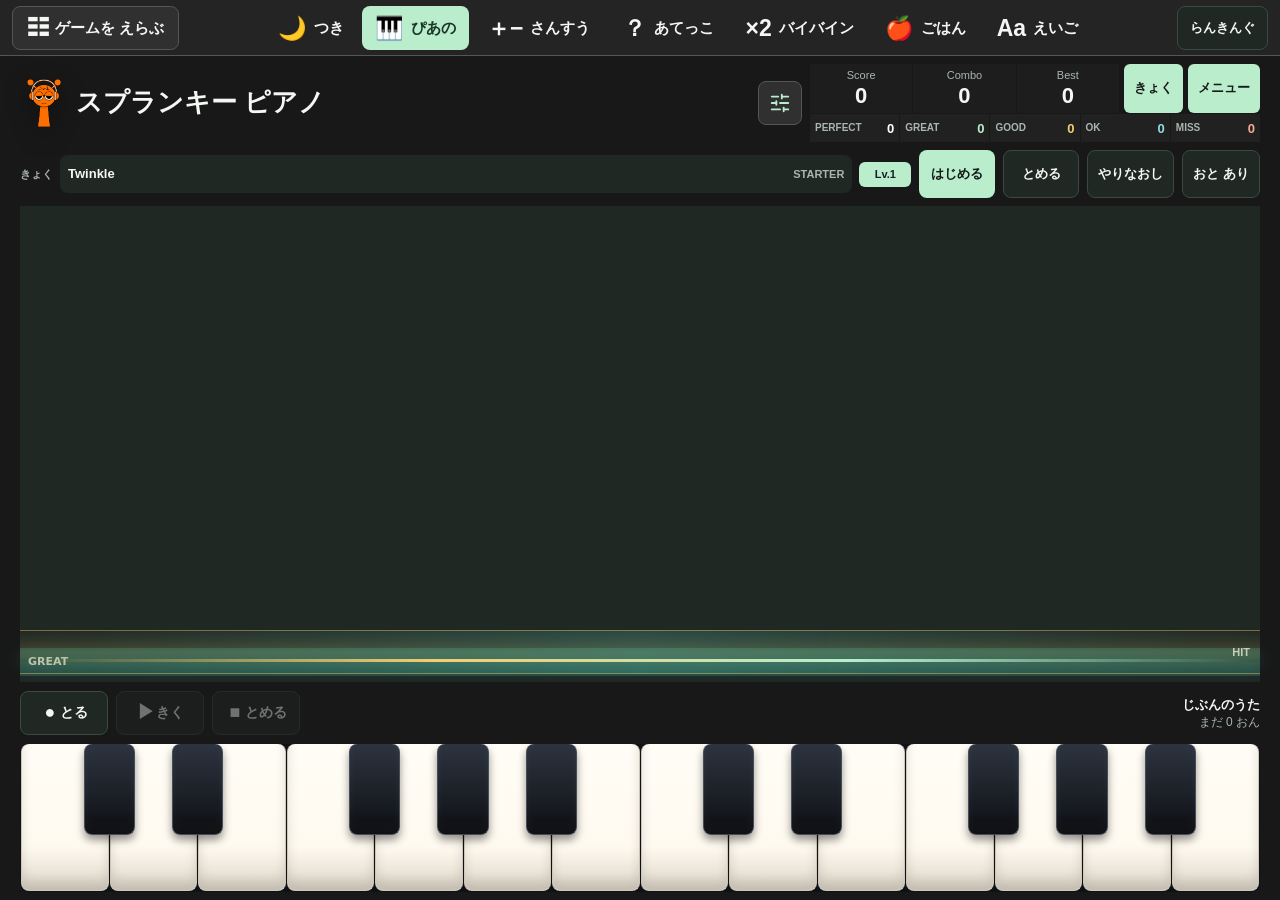
<file: sprunki-piano-game.html>
<!doctype html>
<html lang="ja">
<head>
  <meta charset="utf-8">
  <meta name="viewport" content="width=device-width, initial-scale=1, viewport-fit=cover">
  <meta name="theme-color" content="#151918">
  <title>スプランキー ピアノ音ゲー</title>
  <style>
    :root {
      color-scheme: dark;
      --bg: var(--game-neutral-bg, #181818);
      --panel: var(--game-surface, #202824);
      --panel-2: var(--game-line, #3b4942);
      --ink: var(--game-ink, #f4f7f3);
      --muted: var(--game-muted, #a9b7b0);
      --line: var(--game-line, #3b4942);
      --accent: var(--game-primary, #b9edcc);
      --accent-2: var(--game-gold, #f4cc72);
      --danger: var(--game-coral, #f4a996);
      --white-key: #fffaf0;
      --white-key-edge: #cfc7b6;
      --black-key: #16191f;
      --black-key-edge: #454d59;
      font-family: -apple-system, BlinkMacSystemFont, "Hiragino Sans", "Yu Gothic", "Meiryo", sans-serif;
    }

    * {
      box-sizing: border-box;
      -webkit-tap-highlight-color: transparent;
    }

    html,
    body {
      width: 100%;
      min-height: 100%;
      margin: 0;
      background: var(--bg);
      color: var(--ink);
      overflow-x: auto;
      overflow-y: auto;
    }

    body {
      min-height: 100svh;
      display: flex;
      justify-content: center;
      padding: max(8px, env(safe-area-inset-top)) 10px max(8px, env(safe-area-inset-bottom));
      background:
        linear-gradient(140deg, rgba(80, 212, 198, 0.12), transparent 34%),
        linear-gradient(215deg, rgba(255, 200, 90, 0.12), transparent 36%),
        #11151d;
    }

    main {
      width: min(100%, 980px);
      min-height: calc(100svh - 16px);
      display: grid;
      grid-template-rows: auto minmax(260px, 1fr) auto;
      gap: 8px;
    }

    .topbar {
      display: grid;
      grid-template-columns: minmax(0, 1fr) auto;
      gap: 8px;
      align-items: stretch;
    }

    .title-block,
    .hud {
      border: 1px solid var(--line);
      border-radius: 8px;
      background: rgba(29, 36, 48, 0.9);
      box-shadow: 0 8px 24px rgba(0, 0, 0, 0.18);
    }

    .title-block {
      display: grid;
      grid-template-columns: auto minmax(0, 1fr);
      align-items: center;
      gap: 10px;
      padding: 8px 10px;
      min-width: 0;
    }

    .hero-face {
      width: clamp(48px, 12vw, 70px);
      height: clamp(48px, 12vw, 70px);
      object-fit: contain;
      filter: drop-shadow(0 7px 12px rgba(0, 0, 0, 0.35));
    }

    h1 {
      margin: 0;
      font-size: 26px;
      line-height: 1;
      letter-spacing: 0;
    }

    .subtitle {
      margin: 4px 0 0;
      color: var(--muted);
      font-size: 14px;
      line-height: 1.25;
    }

    .hud {
      min-width: min(390px, 44vw);
      display: grid;
      grid-template-columns: repeat(3, minmax(58px, 1fr)) repeat(2, minmax(46px, auto));
      gap: 1px;
      overflow: hidden;
    }

    .hud-item {
      display: grid;
      place-items: center;
      padding: 8px 7px;
      background: rgba(255, 255, 255, 0.025);
    }

    .hud-label {
      color: var(--muted);
      font-size: 11px;
      line-height: 1;
    }

    .hud-value {
      margin-top: 4px;
      font-size: 24px;
      font-weight: 900;
      line-height: 1;
      font-variant-numeric: tabular-nums;
      min-width: 4ch;
      text-align: center;
    }

    .judge-counts {
      grid-column: 1 / -1;
      display: grid;
      grid-template-columns: repeat(5, minmax(0, 1fr));
      gap: 1px;
      min-height: 34px;
    }

    .judge-count {
      display: grid;
      grid-template-columns: minmax(0, 1fr) auto;
      align-items: center;
      gap: 3px;
      padding: 5px 6px;
      background: rgba(255, 255, 255, 0.04);
      color: var(--muted);
      font-size: 10px;
      font-weight: 900;
      line-height: 1;
      text-transform: uppercase;
    }

    .judge-count strong {
      color: var(--ink);
      font-size: 13px;
      font-variant-numeric: tabular-nums;
      min-width: 3ch;
      text-align: right;
    }

    .judge-count.perfect strong {
      color: #ffffff;
    }

    .judge-count.great strong {
      color: #50ffd9;
    }

    .judge-count.good strong {
      color: #ffc85a;
    }

    .judge-count.ok strong {
      color: #d8edf0;
    }

    .judge-count.miss strong {
      color: #ff7a7a;
    }

    .stage {
      position: relative;
      min-height: 190px;
      border: 1px solid var(--line);
      border-radius: 8px;
      background:
        repeating-linear-gradient(90deg, rgba(255, 255, 255, 0.06) 0 1px, transparent 1px calc(100% / 24)),
        linear-gradient(180deg, #171d27 0%, #202939 62%, #171d27 100%);
      overflow: hidden;
    }

    #noteCanvas {
      position: absolute;
      inset: 0;
      width: 100%;
      height: 100%;
      display: block;
    }

    .lane-heads {
      position: absolute;
      inset: 8px 8px auto;
      display: none;
      grid-template-columns: repeat(8, minmax(0, 1fr));
      gap: 4px;
      pointer-events: none;
    }

    .lane-head {
      min-height: 36px;
      display: flex;
      align-items: center;
      justify-content: center;
      border: 1px solid rgba(255, 255, 255, 0.16);
      border-radius: 8px;
      background: rgba(17, 21, 29, 0.58);
      overflow: hidden;
    }

    .lane-head img {
      max-width: 34px;
      max-height: 34px;
      object-fit: contain;
      filter: drop-shadow(0 4px 7px rgba(0, 0, 0, 0.3));
    }

    .judge-line {
      position: absolute;
      left: 0;
      right: 0;
      bottom: 20px;
      height: 3px;
      background: linear-gradient(90deg, transparent, var(--accent-2), var(--accent), transparent);
      box-shadow: 0 0 18px rgba(80, 212, 198, 0.65);
      pointer-events: none;
    }

    .judge-zone {
      position: absolute;
      left: 0;
      right: 0;
      bottom: 8px;
      height: 44px;
      background:
        linear-gradient(180deg, transparent, rgba(255, 200, 90, 0.15), transparent),
        linear-gradient(90deg, transparent, rgba(80, 212, 198, 0.2), transparent);
      border-top: 1px solid rgba(255, 200, 90, 0.42);
      border-bottom: 1px solid rgba(255, 200, 90, 0.42);
      pointer-events: none;
    }

    .judge-zone::after {
      content: "HIT";
      position: absolute;
      right: 10px;
      top: 50%;
      transform: translateY(-50%);
      color: rgba(255, 248, 220, 0.74);
      font-size: 11px;
      font-weight: 900;
      letter-spacing: 0;
    }

    .feedback {
      position: absolute;
      left: 50%;
      bottom: 43px;
      transform: translateX(-50%);
      min-width: 136px;
      padding: 8px 12px;
      border-radius: 8px;
      background: rgba(17, 21, 29, 0.72);
      color: var(--accent-2);
      font-size: 28px;
      font-weight: 900;
      line-height: 1;
      text-align: center;
      opacity: 0;
      transition: opacity 120ms ease, transform 120ms ease;
      pointer-events: none;
    }

    .feedback.is-live {
      opacity: 1;
      transform: translate(-50%, -4px);
    }

    .feedback.is-great {
      color: #50ffd9;
      box-shadow: 0 0 24px rgba(80, 255, 217, 0.42);
    }

    .feedback.is-perfect {
      color: #ffffff;
      box-shadow: 0 0 26px rgba(255, 255, 255, 0.48), 0 0 34px rgba(80, 255, 217, 0.34);
    }

    .feedback.is-good {
      color: #ffc85a;
      box-shadow: 0 0 20px rgba(255, 200, 90, 0.35);
    }

    .feedback.is-ok {
      color: #d8edf0;
      box-shadow: 0 0 18px rgba(216, 237, 240, 0.26);
    }

    .feedback.is-bad,
    .feedback.is-miss {
      color: #ff7a7a;
      box-shadow: 0 0 22px rgba(255, 109, 109, 0.38);
    }

    .result-overlay {
      position: absolute;
      inset: 0;
      display: grid;
      place-items: center;
      padding: 18px;
      background: rgba(8, 11, 16, 0.78);
      opacity: 0;
      pointer-events: none;
      transition: opacity 160ms ease;
      z-index: 6;
    }

    .result-overlay.is-live {
      opacity: 1;
      pointer-events: auto;
    }

    .result-card {
      width: min(100%, 420px);
      display: grid;
      gap: 10px;
      padding: 18px;
      border: 2px solid rgba(80, 255, 217, 0.78);
      border-radius: 8px;
      background: rgba(29, 36, 48, 0.96);
      text-align: center;
      box-shadow: 0 0 36px rgba(80, 255, 217, 0.3);
    }

    .result-title {
      margin: 0;
      color: #50ffd9;
      font-size: 44px;
      font-weight: 900;
      line-height: 0.9;
    }

    .result-overlay.is-failed .result-card {
      border-color: rgba(255, 109, 109, 0.84);
      box-shadow: 0 0 36px rgba(255, 109, 109, 0.28);
    }

    .result-overlay.is-failed .result-title {
      color: #ff7a7a;
    }

    .result-detail {
      color: var(--ink);
      font-size: 15px;
      font-weight: 900;
      line-height: 1.35;
    }

    .result-detail span {
      color: var(--muted);
    }

    .controls {
      position: fixed;
      inset: 0;
      z-index: 21;
      display: none;
      grid-template-columns: minmax(0, 1fr);
      align-content: start;
      gap: 10px;
      padding: max(14px, env(safe-area-inset-top)) max(12px, env(safe-area-inset-right)) max(14px, env(safe-area-inset-bottom)) max(12px, env(safe-area-inset-left));
      background: rgba(17, 21, 29, 0.96);
      backdrop-filter: blur(12px);
      overflow: auto;
    }

    .controls.is-open {
      display: grid;
    }

    .menu-header {
      width: min(100%, 980px);
      margin: 0 auto;
      display: grid;
      grid-template-columns: minmax(0, 1fr) auto;
      gap: 10px;
      align-items: center;
    }

    .menu-title {
      color: var(--ink);
      font-size: 26px;
      font-weight: 1000;
      line-height: 1;
    }

    .menu-grid {
      width: min(100%, 980px);
      margin: 0 auto;
      display: grid;
      grid-template-columns: minmax(180px, 1.35fr) repeat(5, minmax(0, 1fr));
      gap: 8px;
    }

    button,
    .switch-link {
      appearance: none;
      border: 0;
      border-radius: 8px;
      font: inherit;
      font-weight: 900;
      line-height: 1.1;
      cursor: pointer;
      text-decoration: none;
    }

    .control-button {
      min-height: 48px;
      color: #17202b;
      background: var(--accent-2);
      box-shadow: 0 5px 0 #c78e2d, 0 10px 18px rgba(0, 0, 0, 0.24);
    }

    .switch-link {
      display: grid;
      place-items: center;
      text-align: center;
    }

    .control-button.secondary {
      background: #d8edf0;
      box-shadow: 0 5px 0 #93b5bc, 0 10px 18px rgba(0, 0, 0, 0.22);
    }

    .menu-button {
      min-height: 44px;
      padding: 0 14px;
      color: #17202b;
      background: var(--accent-2);
      box-shadow: 0 5px 0 #c78e2d, 0 10px 18px rgba(0, 0, 0, 0.24);
    }

    .hud .menu-button {
      min-height: 0;
      height: 100%;
      padding: 0 8px;
      border-radius: 0;
      font-size: 11px;
      box-shadow: none;
    }

    .song-control {
      min-height: 48px;
      display: grid;
      grid-template-columns: auto minmax(0, 1fr) auto;
      align-items: center;
      gap: 7px;
      padding: 5px 7px;
      border-radius: 8px;
      background: rgba(255, 255, 255, 0.08);
      border: 1px solid var(--line);
      color: var(--ink);
      font-weight: 900;
    }

    .visually-hidden {
      position: absolute;
      width: 1px;
      height: 1px;
      padding: 0;
      margin: -1px;
      overflow: hidden;
      clip: rect(0, 0, 0, 0);
      white-space: nowrap;
      border: 0;
    }

    .song-control span {
      color: var(--muted);
      font-size: 11px;
      line-height: 1;
    }

    .song-current {
      min-width: 0;
      width: 100%;
      min-height: 38px;
      border: 0;
      border-radius: 6px;
      background: linear-gradient(135deg, #f7f1de 0%, #dff7ff 100%);
      color: #17202b;
      font: inherit;
      font-weight: 900;
      padding: 5px 8px;
      display: grid;
      grid-template-columns: minmax(0, 1fr) auto;
      gap: 5px;
      align-items: center;
      text-align: left;
      box-shadow: inset 0 -2px 0 rgba(23, 32, 43, 0.12);
    }

    .song-current-name {
      min-width: 0;
      overflow: hidden;
      text-overflow: ellipsis;
      white-space: nowrap;
      font-size: 13px;
      color: #17202b;
    }

    .song-current-category {
      color: #51606f;
      font-size: 10px;
      text-transform: uppercase;
      letter-spacing: 0;
      white-space: nowrap;
    }

    .difficulty-pill {
      min-width: 52px;
      padding: 7px 6px;
      border-radius: 6px;
      background: #50d4c6;
      color: #102125;
      font-size: 11px;
      font-weight: 900;
      line-height: 1;
      text-align: center;
    }

    .difficulty-pill[data-level="4"],
    .difficulty-pill[data-level="5"],
    .difficulty-pill[data-level="6"] {
      background: #ffc85a;
      color: #2f2208;
    }

    .difficulty-pill[data-level="7"],
    .difficulty-pill[data-level="8"],
    .difficulty-pill[data-level="9"],
    .difficulty-pill[data-level="10"] {
      background: #ff6d6d;
      color: #2b0b0b;
    }

    .song-picker {
      position: fixed;
      inset: 0;
      z-index: 20;
      display: none;
      grid-template-rows: auto minmax(0, 1fr);
      gap: 8px;
      padding: max(14px, env(safe-area-inset-top)) max(12px, env(safe-area-inset-right)) max(14px, env(safe-area-inset-bottom)) max(12px, env(safe-area-inset-left));
      background: rgba(17, 21, 29, 0.96);
      backdrop-filter: blur(12px);
    }

    .song-picker.is-open {
      display: grid;
    }

    .song-picker-header {
      width: min(100%, 980px);
      margin: 0 auto;
      display: grid;
      grid-template-columns: minmax(0, 1fr) auto;
      gap: 10px;
      align-items: center;
    }

    .song-picker-title {
      color: var(--ink);
      font-size: 26px;
      font-weight: 1000;
      line-height: 1;
    }

    .song-picker-close {
      min-height: 42px;
      padding: 0 14px;
      color: #17202b;
      background: var(--accent-2);
      box-shadow: 0 5px 0 #c78e2d, 0 10px 18px rgba(0, 0, 0, 0.24);
    }

    .song-picker-body {
      width: min(100%, 980px);
      min-height: 0;
      margin: 0 auto;
      display: grid;
      grid-template-columns: 160px minmax(0, 1fr);
      gap: 10px;
    }

    .category-tabs {
      display: grid;
      gap: 6px;
    }

    .category-tab {
      min-height: 36px;
      border-radius: 7px;
      color: var(--ink);
      background: rgba(255, 255, 255, 0.07);
      border: 1px solid rgba(255, 255, 255, 0.12);
      box-shadow: none;
      text-align: left;
      padding: 7px 9px;
      display: grid;
      grid-template-columns: minmax(0, 1fr) auto;
      align-items: center;
      gap: 6px;
    }

    .category-tab.is-active {
      color: #17202b;
      background: #78e7dc;
      border-color: transparent;
      box-shadow: 0 4px 0 #399f98, 0 8px 16px rgba(0, 0, 0, 0.2);
    }

    .category-tab-count {
      min-width: 22px;
      padding: 3px 5px;
      border-radius: 999px;
      background: rgba(0, 0, 0, 0.16);
      text-align: center;
      font-size: 10px;
    }

    .song-grid {
      display: grid;
      grid-template-columns: repeat(auto-fit, minmax(118px, 1fr));
      gap: 7px;
      align-content: start;
      min-height: 0;
      overflow: auto;
      padding-right: 2px;
    }

    .song-card {
      min-height: 58px;
      border-radius: 8px;
      border: 1px solid rgba(255, 255, 255, 0.12);
      color: var(--ink);
      background: rgba(255, 255, 255, 0.08);
      box-shadow: inset 0 1px 0 rgba(255, 255, 255, 0.08);
      padding: 8px;
      display: grid;
      grid-template-columns: minmax(0, 1fr) auto;
      gap: 5px;
      text-align: left;
      align-items: start;
    }

    .song-card.is-active {
      color: #17202b;
      background: linear-gradient(135deg, #ffe17a, #8af1e5);
      border-color: transparent;
      box-shadow: 0 4px 0 #b98520, 0 9px 18px rgba(0, 0, 0, 0.22);
    }

    .song-card-title {
      min-width: 0;
      overflow: hidden;
      text-overflow: ellipsis;
      white-space: nowrap;
      font-size: 12px;
      font-weight: 900;
      line-height: 1.15;
    }

    .song-card-meta {
      grid-column: 1 / -1;
      color: var(--muted);
      font-size: 10px;
      font-weight: 900;
      text-transform: uppercase;
      line-height: 1;
    }

    .song-card.is-active .song-card-meta {
      color: #43515c;
    }

    .song-card-level {
      padding: 4px 5px;
      border-radius: 6px;
      background: rgba(0, 0, 0, 0.2);
      color: var(--ink);
      font-size: 10px;
      font-weight: 900;
      line-height: 1;
      white-space: nowrap;
    }

    .song-card.is-active .song-card-level {
      background: rgba(23, 32, 43, 0.16);
      color: #17202b;
    }

    .control-button:active {
      transform: translateY(4px);
      box-shadow: 0 1px 0 #c78e2d, 0 5px 12px rgba(0, 0, 0, 0.24);
    }

    .piano-shell {
      display: grid;
      gap: 6px;
      border: 1px solid var(--line);
      border-radius: 8px;
      background: linear-gradient(180deg, #222a36, #151a22);
      padding: 8px;
    }

    .keyboard-help {
      display: none;
      grid-template-columns: repeat(12, minmax(0, 1fr));
      gap: 3px;
      color: var(--muted);
      font-size: 11px;
      text-align: center;
      font-weight: 800;
      line-height: 1;
      user-select: none;
    }

    .keyboard-help span {
      min-height: 14px;
      display: grid;
      place-items: center;
      border-radius: 4px;
      background: rgba(255, 255, 255, 0.05);
      overflow: hidden;
    }

    .piano {
      position: relative;
      width: 100%;
      height: clamp(132px, 22svh, 210px);
      border-radius: 8px;
      background: #0e1117;
      padding: 0 1px 1px;
      touch-action: none;
      user-select: none;
      overflow: hidden;
    }

    .white-keys,
    .black-keys {
      position: absolute;
      inset: 0 1px 1px;
    }

    .black-keys {
      pointer-events: none;
    }

    .white-keys {
      display: grid;
      grid-template-columns: repeat(14, minmax(0, 1fr));
      gap: 1px;
    }

    .piano-key {
      position: relative;
      padding: 0;
      border-radius: 0 0 7px 7px;
      overflow: hidden;
    }

    .white-key {
      height: 100%;
      border: 1px solid var(--white-key-edge);
      border-top: 0;
      background: linear-gradient(180deg, #fffdf6 0%, var(--white-key) 70%, #ded6c8 100%);
      color: #18212b;
      box-shadow: inset 0 -9px 12px rgba(0, 0, 0, 0.12);
    }

    .black-key {
      position: absolute;
      top: 0;
      width: calc((100% / 14) * 0.58);
      height: 62%;
      z-index: 4;
      pointer-events: auto;
      border: 1px solid var(--black-key-edge);
      border-top: 0;
      background: linear-gradient(180deg, #2d3440 0%, var(--black-key) 74%, #07080b 100%);
      color: #f7f1de;
      box-shadow: inset 0 -9px 10px rgba(255, 255, 255, 0.04), 0 5px 9px rgba(0, 0, 0, 0.42);
    }

    .piano-key.is-approaching::after {
      content: "";
      position: absolute;
      inset: 5px;
      border: 3px solid #18bda3;
      border-radius: 4px;
      pointer-events: none;
    }

    .piano-key.is-active {
      filter: brightness(1.08);
    }

    .white-key.is-active {
      background: linear-gradient(180deg, #e9fffb 0%, #b8f4ec 70%, #75cabf 100%);
    }

    .black-key.is-active {
      background: linear-gradient(180deg, #5cfff1 0%, #209a90 70%, #0b3c3a 100%);
    }

    .note-label,
    .key-label {
      position: absolute;
      left: 0;
      right: 0;
      display: block;
      text-align: center;
      pointer-events: none;
    }

    .note-label {
      bottom: 22px;
      font-size: 15px;
      font-weight: 900;
      line-height: 1;
    }

    .key-label {
      bottom: 7px;
      color: rgba(24, 33, 43, 0.62);
      font-size: 11px;
      font-weight: 900;
      line-height: 1;
    }

    .black-key .note-label {
      bottom: 25px;
      font-size: 11px;
      line-height: 1.05;
      padding: 0 2px;
    }

    .black-key .key-label {
      bottom: 8px;
      color: rgba(247, 241, 222, 0.72);
      font-size: 10px;
    }

    .character-strip {
      display: grid;
      grid-template-columns: repeat(8, minmax(0, 1fr));
      gap: 6px;
      width: min(100%, 980px);
      margin: 0 auto;
    }

    .piano-shell .character-strip {
      display: none;
    }

    .character-button {
      position: relative;
      min-height: 52px;
      display: grid;
      grid-template-columns: auto minmax(0, 1fr);
      align-items: center;
      gap: 5px;
      border: 1px solid var(--line);
      background: rgba(255, 255, 255, 0.055);
      color: var(--ink);
      padding: 4px;
      box-shadow: none;
      overflow: hidden;
    }

    .character-button.is-active {
      border-color: rgba(80, 212, 198, 0.84);
      background: rgba(80, 212, 198, 0.18);
    }

    .character-button[data-mod]::after {
      content: "MOD";
      position: absolute;
      top: 1px;
      right: 3px;
      font-size: 8px;
      color: #b9edcc;
    }

    .character-button img {
      width: 34px;
      height: 42px;
      object-fit: contain;
    }

    .character-button span {
      min-width: 0;
      overflow: hidden;
      text-overflow: ellipsis;
      white-space: nowrap;
      font-size: 12px;
      text-align: left;
    }

    @media (max-width: 720px) {
      .topbar {
        grid-template-columns: 1fr;
      }

      .hud {
        min-width: 0;
      }

      .judge-count {
        padding: 4px 3px;
        font-size: 8px;
      }

      .judge-count strong {
        font-size: 11px;
        min-width: 2ch;
      }

      .menu-grid {
        grid-template-columns: repeat(3, minmax(0, 1fr));
        gap: 6px;
      }

      .song-control {
        grid-column: 1 / -1;
      }

      .song-picker-body {
        grid-template-columns: 1fr;
      }

      .category-tabs {
        grid-template-columns: repeat(2, minmax(0, 1fr));
      }

      .category-tab {
        min-height: 34px;
        padding: 6px 7px;
      }

      .song-grid {
        grid-template-columns: repeat(2, minmax(0, 1fr));
      }

      .character-strip {
        grid-template-columns: repeat(4, minmax(0, 1fr));
      }
    }

    @media (max-height: 700px) {
      body {
        padding-top: max(4px, env(safe-area-inset-top));
        padding-bottom: max(4px, env(safe-area-inset-bottom));
      }

      main {
        min-height: calc(100svh - 8px);
        grid-template-rows: auto minmax(210px, 1fr) auto;
        gap: 5px;
      }

      .title-block {
        padding: 6px 8px;
      }

      .hero-face {
        width: 42px;
        height: 42px;
      }

      .subtitle {
        display: none;
      }

      .hud-item {
        padding: 6px 4px;
      }

      .hud-value {
        font-size: 18px;
      }

      .control-button {
        min-height: 40px;
        font-size: 12px;
      }

      .song-picker {
        padding: 5px;
      }

      .category-tab {
        min-height: 30px;
        padding: 5px 6px;
      }

      .song-card {
        min-height: 48px;
        padding: 6px;
      }

      .piano {
        height: 118px;
      }

      .character-button {
        min-height: 42px;
      }

      .character-button img {
        width: 28px;
        height: 34px;
      }

      .menu-button {
        min-height: 38px;
      }
    }
    /* The iframe owns its viewport; the host navigation is already outside it. */
    body.game-page[data-game="piano"] {
      --page-top: max(8px, env(safe-area-inset-top));
      --page-bottom: max(8px, env(safe-area-inset-bottom));
      padding: var(--page-top) max(12px, env(safe-area-inset-right)) var(--page-bottom) max(12px, env(safe-area-inset-left));
      background: var(--bg);
      letter-spacing: 0;
      overflow: visible;
    }

    .game-page[data-game="piano"] main {
      width: min(100%, 1240px);
      height: calc(100svh - var(--page-top) - var(--page-bottom));
      min-height: 480px;
      grid-template-rows: auto auto minmax(180px, 1fr) auto;
      gap: 8px;
    }

    .game-page .title-block,
    .game-page .hud,
    .game-page .piano-shell {
      border: 0;
      border-radius: 0;
      background: transparent;
      box-shadow: none;
    }

    .game-page .title-block { padding: 0; gap: 8px; }
    .game-page .hero-face { width: 48px; height: 48px; }
    .game-page h1 { font-size: 26px; line-height: 1.2; }
    .game-page .hud { min-width: 450px; overflow: visible; }
    .game-page .hud-item { padding: 6px; }
    .game-page .hud-value { font-size: 22px; }
    .game-page .judge-counts { min-height: 28px; }
    .game-page .judge-count { padding: 5px; }
    .game-page .judge-count.great strong { color: var(--accent); }
    .game-page .judge-count.good strong { color: var(--accent-2); }
    .game-page .judge-count.ok strong { color: var(--game-cyan, #8edce2); }
    .game-page .judge-count.miss strong { color: var(--danger); }

    .game-page .transport {
      width: 100%;
      grid-template-columns: minmax(240px, 1fr) repeat(5, minmax(76px, auto));
      gap: 8px;
      align-items: stretch;
    }

    html.is-embedded .game-page .transport {
      grid-template-columns: minmax(240px, 1fr) repeat(4, minmax(76px, auto));
    }

    html.is-embedded .game-page .transport .switch-link { display: none; }

    .game-page .song-control { border: 0; padding: 0; background: transparent; }
    .game-page .song-current { background: var(--panel); color: var(--ink); box-shadow: none; }
    .game-page .song-current-name { color: var(--ink); font-size: 13px; line-height: 1.3; }
    .game-page .song-current-category { color: var(--muted); }
    .game-page .song-current-name,
    .game-page .song-card-title,
    .game-page .character-button span {
      white-space: normal;
      overflow: visible;
      overflow-wrap: anywhere;
      text-overflow: clip;
    }

    .game-page .control-button,
    .game-page .menu-button,
    .game-page .song-picker-close {
      min-height: 44px;
      padding: 8px 10px;
      background: var(--accent);
      color: #151918;
      font-size: 13px;
      box-shadow: none;
    }

    .game-page .control-button.secondary { background: var(--panel); color: var(--ink); border: 1px solid var(--line); }
    .game-page .control-button:active { transform: none; box-shadow: none; }
    .game-page .hud .menu-button { border-radius: 6px; margin-left: 4px; }
    .game-page .stage { min-height: 180px; border: 0; border-radius: 0; background: var(--panel); overflow: visible; }
    .game-page .piano-shell { padding: 0; gap: 0; }
    .melody-controls {
      display: flex;
      align-items: center;
      gap: 8px;
      min-height: 54px;
      padding-bottom: 8px;
    }
    .melody-controls button {
      min-width: 88px;
      min-height: 44px;
      padding: 8px;
      background: var(--panel);
      color: var(--ink);
      border: 1px solid var(--line);
      font-size: 14px;
    }
    .melody-controls button:disabled { opacity: 0.4; cursor: default; }
    .melody-controls button[aria-pressed="true"] { background: var(--danger); color: #151918; }
    .melody-controls #melodyPlay[aria-pressed="true"] { background: var(--accent); opacity: 1; }
    .melody-icon { display: inline-block; width: 20px; font-size: 18px; vertical-align: middle; }
    .melody-info { min-width: 0; margin-left: auto; text-align: right; font-size: 13px; }
    #melodyStatus { display: block; color: var(--muted); font-size: 12px; font-variant-numeric: tabular-nums; }
    .melody-studio .judge-zone,
    .melody-studio .judge-line { display: none; }
    @media (max-width: 480px) {
      .melody-controls { gap: 4px; }
      .melody-controls button { min-width: 68px; font-size: 12px; padding: 4px; }
      .melody-info { font-size: 11px; }
      #melodyStatus { font-size: 10px; }
    }
    .game-page .piano { height: 148px; }
    .game-page .result-overlay { padding: 8px; background: rgba(21, 25, 24, 0.94); }
    .game-page .result-card { width: min(100%, 560px); padding: 8px; gap: 8px; border: 0; border-radius: 0; box-shadow: none; background: transparent; }
    .game-page .result-title { color: var(--accent); font-size: 40px; line-height: 1.4; }
    .game-page .result-detail { font-size: 14px; line-height: 1.3; overflow-wrap: anywhere; }
    .game-page .result-overlay.is-failed .result-card { box-shadow: none; }
    .game-page .result-overlay.is-failed .result-title { color: var(--danger); }
    .game-page .controls,
    .game-page .song-picker { background: var(--bg); padding: 12px; }
    .game-page .controls { grid-template-rows: auto minmax(0, 1fr); overflow: visible; }
    .game-page .character-strip { align-content: start; min-height: 0; overflow: auto; grid-template-columns: repeat(6, minmax(0, 1fr)); }
    .game-page .character-button { min-height: 64px; overflow: visible; background: var(--panel); }
    .game-page .character-button.is-active { background: #304b3b; border-color: var(--accent); }
    .game-page .character-button img { width: 34px; height: 42px; }
    .game-page .category-tabs { align-content: start; min-height: 0; overflow: auto; }
    .game-page .category-tab { min-height: 44px; }
    .game-page .category-tab.is-active { background: var(--accent); box-shadow: none; }
    .game-page .category-tab-count { border-radius: 4px; }
    .game-page .song-grid { grid-template-columns: repeat(3, minmax(0, 1fr)); padding: 2px; }
    .game-page .song-card { min-height: 64px; background: var(--panel); box-shadow: none; }
    .game-page .song-card-title { font-size: 14px; line-height: 1.3; }
    .game-page .song-card.is-active { color: #151918; background: var(--accent); box-shadow: none; }
    .game-page .difficulty-pill { background: var(--accent); }
    .game-page .difficulty-pill[data-level="4"],
    .game-page .difficulty-pill[data-level="5"],
    .game-page .difficulty-pill[data-level="6"] { background: var(--accent-2); }
    .game-page .difficulty-pill[data-level="7"],
    .game-page .difficulty-pill[data-level="8"],
    .game-page .difficulty-pill[data-level="9"],
    .game-page .difficulty-pill[data-level="10"] { background: var(--danger); }
    .game-page button:focus-visible,
    .game-page a:focus-visible { outline: 2px solid var(--game-cyan, #8edce2); outline-offset: 2px; }

    @media (max-height: 650px) and (min-width: 721px) {
      .game-page .piano { height: 124px; }
      .game-page .hero-face { width: 44px; height: 44px; }
      .game-page h1 { font-size: 24px; }
    }

    @media (max-width: 720px) {
      .game-page[data-game="piano"] main { min-height: 640px; }
      .game-page h1 { font-size: 22px; }
      .game-page .hero-face { width: 36px; height: 36px; }
      .game-page .hud { min-width: 0; }
      .game-page .hud-value { font-size: 18px; }
      .game-page .transport { grid-template-columns: repeat(5, minmax(0, 1fr)); gap: 4px; }
      html.is-embedded .game-page .transport { grid-template-columns: repeat(4, minmax(0, 1fr)); }
      .game-page .song-control { min-height: 44px; }
      .game-page .control-button { font-size: 11px; padding: 6px 2px; overflow-wrap: anywhere; }
      .game-page .piano { height: 132px; }
      .game-page .note-label { font-size: 11px; }
      .game-page .key-label { font-size: 9px; }
      .game-page .black-key .note-label { font-size: 8px; }
      .game-page .black-key .key-label { font-size: 8px; }
      .game-page .character-strip { grid-template-columns: repeat(3, minmax(0, 1fr)); }
      .game-page .song-picker-body { grid-template-rows: auto minmax(0, 1fr); }
      .game-page .category-tabs { max-height: 160px; }
      .game-page .song-grid { grid-template-columns: repeat(2, minmax(0, 1fr)); }
      .game-page .result-title { font-size: 32px; }
      .game-page .result-detail { font-size: 12px; }
    }
  </style>
  <link rel="stylesheet" href="games-theme.css?v=20260913-moon-names">
  <script src="games-theme.js?v=20260913-moon-names"></script>
  <script src="game-navigation.js?v=20260913-moon-names" defer></script>
</head>
<body class="game-page" data-game="piano">
  <main aria-label="スプランキーのピアノ音ゲー">
    <section class="topbar" aria-label="ゲーム情報">
      <div class="title-block">
        <img class="hero-face" id="heroFace" src="sprunki-oren.png" alt="">
        <div>
          <h1>スプランキー ピアノ</h1>
        </div>
      </div>
      <div class="hud" aria-live="polite">
        <div class="hud-item"><span class="hud-label">Score</span><strong class="hud-value" id="score">0</strong></div>
        <div class="hud-item"><span class="hud-label">Combo</span><strong class="hud-value" id="combo">0</strong></div>
        <div class="hud-item"><span class="hud-label">Best</span><strong class="hud-value" id="best">0</strong></div>
        <button class="menu-button" id="songButton" type="button" aria-haspopup="dialog" aria-controls="songPicker">きょく</button>
        <button class="menu-button" id="menuButton" type="button" aria-haspopup="dialog" aria-controls="gameMenu">メニュー</button>
        <div class="judge-counts" id="stats" aria-label="Judgment counts">
          <div class="judge-count perfect"><span>Perfect</span><strong id="countPerfect">0</strong></div>
          <div class="judge-count great"><span>Great</span><strong id="countGreat">0</strong></div>
          <div class="judge-count good"><span>Good</span><strong id="countGood">0</strong></div>
          <div class="judge-count ok"><span>OK</span><strong id="countOk">0</strong></div>
          <div class="judge-count miss"><span>Miss</span><strong id="countMiss">0</strong></div>
        </div>
      </div>
    </section>

    <div class="menu-grid transport" aria-label="演奏の操作">
      <div class="song-control"><span>きょく</span><select class="visually-hidden" id="songSelect" aria-label="きょく" tabindex="-1"></select><button class="song-current" id="songCurrent" type="button"><span class="song-current-name" id="songCurrentName">Twinkle</span><span class="song-current-category" id="songCurrentCategory">Starter</span></button><strong class="difficulty-pill" id="difficultyLabel" data-level="1">Lv.1</strong></div>
      <button class="control-button" id="startButton" type="button">はじめる</button>
      <button class="control-button secondary" id="pauseButton" type="button">とめる</button>
      <button class="control-button secondary" id="resetButton" type="button">やりなおし</button>
      <button class="control-button secondary" id="soundButton" type="button" aria-pressed="true">SOUND ON</button>
      <a class="control-button secondary switch-link" href="index.html?game=moon" target="_top" aria-label="Switch to moon phase game">MOON</a>
    </div>

    <section class="stage" id="stage" aria-label="落下ノーツ">
      <canvas id="noteCanvas"></canvas>
      <div class="lane-heads" id="laneHeads" aria-hidden="true"></div>
      <div class="judge-zone" aria-hidden="true"></div>
      <div class="judge-line" aria-hidden="true"></div>
      <div class="feedback" id="feedback" aria-live="polite">Ready</div>
      <div class="result-overlay" id="resultOverlay" aria-live="polite">
        <div class="result-card">
          <h2 class="result-title" id="resultTitle">CLEAR</h2>
          <div class="result-detail" id="resultDetail"></div>
        </div>
      </div>
    </section>

    <section class="controls" id="gameMenu" role="dialog" aria-modal="true" aria-label="Game menu" aria-hidden="true">
      <div class="menu-header">
        <div class="menu-title">メニュー</div>
        <button class="menu-button" id="menuCloseButton" type="button">もどる</button>
      </div>
      <div class="character-strip" id="characterStrip" aria-label="スプランキーを選ぶ"></div>
    </section>

    <section class="song-picker" id="songPicker" role="dialog" aria-modal="true" aria-label="Song picker" aria-hidden="true">
      <div class="song-picker-header">
        <div class="song-picker-title">きょく</div>
        <button class="song-picker-close" id="songPickerClose" type="button">もどる</button>
      </div>
      <div class="song-picker-body">
        <div class="category-tabs" id="categoryTabs" role="tablist" aria-label="Song categories"></div>
        <div class="song-grid" id="songGrid" role="listbox" aria-label="Songs"></div>
      </div>
    </section>

    <section class="piano-shell" aria-label="ピアノ鍵盤">
      <div class="melody-controls" role="group" aria-label="じぶんのうた">
        <button id="melodyRecord" type="button" aria-pressed="false" title="あたらしく ろくおん"><span class="melody-icon" aria-hidden="true">●</span>とる</button>
        <button id="melodyPlay" type="button" aria-pressed="false" title="じぶんのうたを きく" disabled><span class="melody-icon" aria-hidden="true">▶</span>きく</button>
        <button id="melodyStop" type="button" title="ろくおん・さいせいを とめる" disabled><span class="melody-icon" aria-hidden="true">■</span>とめる</button>
        <div class="melody-info"><strong>じぶんのうた</strong><span id="melodyStatus" role="status">まだ 0 おん</span></div>
      </div>
      <div class="keyboard-help" id="keyboardHelp" aria-hidden="true"></div>
      <div class="piano" id="piano">
        <div class="white-keys" id="whiteKeys"></div>
        <div class="black-keys" id="blackKeys"></div>
      </div>
    </section>
  </main>

  <script src="sprunki-roster.js?v=20260913-moon-names"></script>
  <script src="games-audio-manifest.js?v=20260913-moon-names"></script>
  <script src="games-audio.js?v=20260913-moon-names"></script>
  <script>
    (() => {
      "use strict";

      const noteCanvas = document.getElementById("noteCanvas");
      const stage = document.getElementById("stage");
      const whiteKeys = document.getElementById("whiteKeys");
      const blackKeys = document.getElementById("blackKeys");
      const piano = document.getElementById("piano");
      const keyboardHelp = document.getElementById("keyboardHelp");
      const laneHeads = document.getElementById("laneHeads");
      const characterStrip = document.getElementById("characterStrip");
      const heroFace = document.getElementById("heroFace");
      const scoreEl = document.getElementById("score");
      const comboEl = document.getElementById("combo");
      const bestEl = document.getElementById("best");
      const countPerfectEl = document.getElementById("countPerfect");
      const countGreatEl = document.getElementById("countGreat");
      const countGoodEl = document.getElementById("countGood");
      const countOkEl = document.getElementById("countOk");
      const countMissEl = document.getElementById("countMiss");
      const feedbackEl = document.getElementById("feedback");
      const resultOverlay = document.getElementById("resultOverlay");
      const resultTitle = document.getElementById("resultTitle");
      const resultDetail = document.getElementById("resultDetail");
      const songButton = document.getElementById("songButton");
      const menuButton = document.getElementById("menuButton");
      const gameMenu = document.getElementById("gameMenu");
      const menuCloseButton = document.getElementById("menuCloseButton");
      const songSelect = document.getElementById("songSelect");
      const songCurrent = document.getElementById("songCurrent");
      const songCurrentName = document.getElementById("songCurrentName");
      const songCurrentCategory = document.getElementById("songCurrentCategory");
      const songPicker = document.getElementById("songPicker");
      const songPickerClose = document.getElementById("songPickerClose");
      const categoryTabs = document.getElementById("categoryTabs");
      const songGrid = document.getElementById("songGrid");
      const difficultyLabel = document.getElementById("difficultyLabel");
      const startButton = document.getElementById("startButton");
      const pauseButton = document.getElementById("pauseButton");
      const resetButton = document.getElementById("resetButton");
      const soundButton = document.getElementById("soundButton");
      const melodyRecord = document.getElementById("melodyRecord");
      const melodyPlay = document.getElementById("melodyPlay");
      const melodyStop = document.getElementById("melodyStop");
      const melodyStatus = document.getElementById("melodyStatus");
      const ctx = noteCanvas.getContext("2d");

      const TRAVEL_MS = 1800;
      const PERFECT_MS = 28;
      const GREAT_MS = 55;
      const GOOD_MS = 90;
      const OK_MS = 135;
      const MISS_GRACE_MS = 150;
      const JUDGMENTS = {
        Perfect: { score: 120, count: "perfect", kind: "perfect" },
        Great: { score: 100, count: "great", kind: "great" },
        Good: { score: 70, count: "good", kind: "good" },
        OK: { score: 30, count: "ok", kind: "ok" }
      };
      const NOTE_NAMES = ["C", "C#", "D", "D#", "E", "F", "F#", "G", "G#", "A", "A#", "B"];
      const FLAT_NAMES = { "C#": "Db", "D#": "Eb", "F#": "Gb", "G#": "Ab", "A#": "Bb" };
      const BLACK_KEY_BOUNDARIES = new Map([
        ["C#4", 1], ["D#4", 2], ["F#4", 4], ["G#4", 5], ["A#4", 6],
        ["C#5", 8], ["D#5", 9], ["F#5", 11], ["G#5", 12], ["A#5", 13]
      ]);
      const KEY_BY_NOTE = new Map([
        ["C4", "A"], ["C#4", "W"], ["D4", "S"], ["D#4", "E"], ["E4", "D"], ["F4", "F"],
        ["F#4", "T"], ["G4", "G"], ["G#4", "Y"], ["A4", "H"], ["A#4", "U"], ["B4", "J"],
        ["C5", "K"], ["C#5", "O"], ["D5", "L"], ["D#5", "P"], ["E5", ";"], ["F5", "'"],
        ["F#5", "]"], ["G5", "Z"], ["G#5", "X"], ["A5", "C"], ["A#5", "V"], ["B5", "B"]
      ]);
      const CODE_TO_NOTE = new Map([
        ["KeyA", "C4"], ["KeyW", "C#4"], ["KeyS", "D4"], ["KeyE", "D#4"], ["KeyD", "E4"], ["KeyF", "F4"],
        ["KeyT", "F#4"], ["KeyG", "G4"], ["KeyY", "G#4"], ["KeyH", "A4"], ["KeyU", "A#4"], ["KeyJ", "B4"],
        ["KeyK", "C5"], ["KeyO", "C#5"], ["KeyL", "D5"], ["KeyP", "D#5"], ["Semicolon", "E5"], ["Quote", "F5"],
        ["BracketRight", "F#5"], ["KeyZ", "G5"], ["KeyX", "G#5"], ["KeyC", "A5"], ["KeyV", "A#5"], ["KeyB", "B5"]
      ]);
      const SONGS = [
        {
          id: "twinkle",
          name: "Twinkle",
          level: 1,
          bpm: 92,
          repeats: 2,
          pattern: [
            ["C4", 1], ["C4", 1], ["G4", 1], ["G4", 1], ["A4", 1], ["A4", 1], ["G4", 2],
            ["F4", 1], ["F4", 1], ["E4", 1], ["E4", 1], ["D4", 1], ["D4", 1], ["C4", 2],
            ["G4", 1], ["G4", 1], ["F4", 1], ["F4", 1], ["E4", 1], ["E4", 1], ["D4", 2],
            ["G4", 1], ["G4", 1], ["F4", 1], ["F4", 1], ["E4", 1], ["E4", 1], ["D4", 2],
            ["C4", 1], ["C4", 1], ["G4", 1], ["G4", 1], ["A4", 1], ["A4", 1], ["G4", 2],
            ["F4", 1], ["F4", 1], ["E4", 1], ["E4", 1], ["D4", 1], ["D4", 1], ["C4", 2]
          ]
        },
        {
          id: "ode",
          name: "Ode",
          level: 2,
          bpm: 104,
          repeats: 2,
          pattern: [
            ["E4", 1], ["E4", 1], ["F4", 1], ["G4", 1], ["G4", 1], ["F4", 1], ["E4", 1], ["D4", 1],
            ["C4", 1], ["C4", 1], ["D4", 1], ["E4", 1], ["E4", 1.5], ["D4", 0.5], ["D4", 2],
            ["E4", 1], ["E4", 1], ["F4", 1], ["G4", 1], ["G4", 1], ["F4", 1], ["E4", 1], ["D4", 1],
            ["C4", 1], ["C4", 1], ["D4", 1], ["E4", 1], ["D4", 1.5], ["C4", 0.5], ["C4", 2]
          ]
        },
        {
          id: "mary",
          name: "Mary",
          level: 1,
          bpm: 96,
          repeats: 3,
          pattern: [
            ["E4", 1], ["D4", 1], ["C4", 1], ["D4", 1], ["E4", 1], ["E4", 1], ["E4", 2],
            ["D4", 1], ["D4", 1], ["D4", 2], ["E4", 1], ["G4", 1], ["G4", 2],
            ["E4", 1], ["D4", 1], ["C4", 1], ["D4", 1], ["E4", 1], ["E4", 1], ["E4", 1], ["E4", 1],
            ["D4", 1], ["D4", 1], ["E4", 1], ["D4", 1], ["C4", 2]
          ]
        },
        {
          id: "hotcross",
          name: "Hot Cross",
          level: 1,
          bpm: 88,
          repeats: 4,
          pattern: [
            ["E4", 1], ["D4", 1], ["C4", 2],
            ["E4", 1], ["D4", 1], ["C4", 2],
            ["C4", 0.5], ["C4", 0.5], ["C4", 0.5], ["C4", 0.5],
            ["D4", 0.5], ["D4", 0.5], ["D4", 0.5], ["D4", 0.5],
            ["E4", 1], ["D4", 1], ["C4", 2]
          ]
        },
        {
          id: "london",
          name: "London",
          level: 4,
          bpm: 108,
          repeats: 3,
          pattern: [
            ["G4", 1], ["A4", 1], ["G4", 1], ["F4", 1], ["E4", 1], ["F4", 1], ["G4", 2],
            ["D4", 1], ["E4", 1], ["F4", 2], ["E4", 1], ["F4", 1], ["G4", 2],
            ["G4", 1], ["A4", 1], ["G4", 1], ["F4", 1], ["E4", 1], ["F4", 1], ["G4", 2],
            ["D4", 2], ["G4", 2], ["E4", 1], ["C4", 1], ["C4", 2]
          ]
        },
        {
          id: "canon",
          name: "Canon",
          level: 5,
          bpm: 100,
          repeats: 3,
          pattern: [
            ["D5", 0.5], ["C#5", 0.5], ["B4", 0.5], ["A4", 0.5], ["G4", 0.5], ["F#4", 0.5], ["G4", 0.5], ["A4", 0.5],
            ["D4", 0.5], ["F#4", 0.5], ["A4", 0.5], ["D5", 0.5], ["C#5", 0.5], ["A4", 0.5], ["E5", 0.5], ["A4", 0.5],
            ["B4", 0.5], ["D5", 0.5], ["A4", 0.5], ["F#4", 0.5], ["G4", 0.5], ["B4", 0.5], ["A4", 1], [null, 0.5]
          ]
        },
        {
          id: "sakura",
          name: "Sakura",
          level: 7,
          bpm: 84,
          repeats: 3,
          pattern: [
            ["A4", 1], ["A4", 1], ["B4", 1.5], ["A4", 0.5], ["A4", 1], ["B4", 1], ["C5", 2],
            ["B4", 1], ["B4", 1], ["A4", 1.5], ["G#4", 0.5], ["A4", 1], ["B4", 1], ["A4", 2],
            [null, 1]
          ]
        },
        {
          id: "fur-elise",
          name: "Fur Elise",
          level: 6,
          bpm: 92,
          repeats: 3,
          pattern: [
            ["E5", 0.5], ["D#5", 0.5], ["E5", 0.5], ["D#5", 0.5], ["E5", 0.5], ["B4", 0.5], ["D5", 0.5], ["C5", 0.5],
            ["A4", 1], [null, 0.5], ["C4", 0.5], ["E4", 0.5], ["A4", 0.5], ["B4", 1], [null, 0.5],
            ["E4", 0.5], ["G#4", 0.5], ["B4", 0.5], ["C5", 1], [null, 0.5], ["E4", 0.5], ["E5", 0.5], ["D#5", 0.5], ["E5", 1]
          ]
        },
        {
          id: "eine-kleine",
          name: "Eine Kleine",
          level: 5,
          bpm: 118,
          repeats: 3,
          pattern: [
            ["G4", 0.5], [null, 0.5], ["D4", 0.5], ["G4", 0.5], ["B4", 0.5], ["D5", 0.5], ["G5", 1],
            ["F#5", 0.5], ["E5", 0.5], ["D5", 0.5], ["C5", 0.5], ["B4", 0.5], ["A4", 0.5], ["G4", 1],
            ["D5", 0.5], [null, 0.5], ["B4", 0.5], ["D5", 0.5], ["G5", 0.5], ["B5", 0.5], ["A5", 1],
            ["G5", 0.5], ["F#5", 0.5], ["E5", 0.5], ["D5", 0.5], ["C5", 0.5], ["B4", 0.5], ["A4", 1], ["G4", 2]
          ]
        },
        {
          id: "blue-danube",
          name: "Blue Danube",
          level: 4,
          bpm: 84,
          repeats: 3,
          pattern: [
            ["D5", 1], ["F#5", 1], ["A5", 1], ["A5", 1], [null, 0.5], ["F#5", 0.5], ["A5", 1],
            ["D5", 1], ["F#5", 1], ["A5", 1], ["A5", 1], [null, 0.5], ["F#5", 0.5], ["A5", 1],
            ["E5", 1], ["G5", 1], ["B5", 1], ["B5", 1], [null, 0.5], ["G5", 0.5], ["B5", 1],
            ["C#5", 1], ["E5", 1], ["A5", 1], ["G5", 1.5], ["F#5", 0.5], ["E5", 1], ["D5", 2]
          ]
        },
        {
          id: "swan-lake",
          name: "Swan Lake",
          level: 7,
          bpm: 76,
          repeats: 3,
          pattern: [
            ["B4", 1], ["C#5", 1], ["D5", 1.5], ["C#5", 0.5], ["B4", 1], ["F#5", 1],
            ["E5", 1], ["D5", 1], ["C#5", 1.5], ["B4", 0.5], ["A4", 2], [null, 0.5],
            ["B4", 1], ["C#5", 1], ["D5", 1.5], ["C#5", 0.5], ["B4", 1], ["A5", 1],
            ["G5", 1], ["F#5", 1], ["E5", 1.5], ["D5", 0.5], ["C#5", 1], ["B4", 2]
          ]
        },
        {
          id: "nutcracker",
          name: "Dance of the Sugar Plum Fairy",
          level: 6,
          bpm: 112,
          repeats: 4,
          pattern: [
            ["E5", 0.5], ["D#5", 0.5], ["E5", 0.5], ["B4", 0.5], ["C5", 0.5], ["A4", 0.5], [null, 0.5],
            ["E5", 0.5], ["D#5", 0.5], ["E5", 0.5], ["B4", 0.5], ["C5", 0.5], ["A4", 0.5], [null, 0.5],
            ["C5", 0.5], ["B4", 0.5], ["C5", 0.5], ["E5", 0.5], ["A5", 1], ["G#5", 0.5], ["A5", 1]
          ]
        },
        {
          id: "spring",
          name: "Spring",
          level: 8,
          bpm: 132,
          repeats: 4,
          pattern: [
            ["E5", 0.5], ["G5", 0.5], ["G5", 0.5], ["G5", 0.5], ["F#5", 0.5], ["E5", 0.5], ["D5", 1],
            ["C5", 0.5], ["E5", 0.5], ["E5", 0.5], ["E5", 0.5], ["D5", 0.5], ["C5", 0.5], ["B4", 1],
            ["A4", 0.5], ["C5", 0.5], ["B4", 0.5], ["A4", 0.5], ["G4", 0.5], ["B4", 0.5], ["A4", 1], [null, 0.5]
          ]
        },
        {
          id: "bach-air",
          name: "Jesu Joy",
          level: 3,
          bpm: 96,
          repeats: 3,
          pattern: [
            ["G4", 0.5], ["A4", 0.5], ["B4", 0.5], ["D5", 0.5], ["C5", 0.5], ["B4", 0.5], ["A4", 0.5], ["G4", 0.5],
            ["A4", 0.5], ["B4", 0.5], ["C5", 0.5], ["E5", 0.5], ["D5", 0.5], ["C5", 0.5], ["B4", 0.5], ["A4", 0.5],
            ["G4", 0.5], ["B4", 0.5], ["D5", 0.5], ["G5", 0.5], ["F#5", 0.5], ["E5", 0.5], ["D5", 1]
          ]
        },
        {
          id: "hallelujah",
          name: "Handel Chorus",
          level: 4,
          bpm: 100,
          repeats: 3,
          pattern: [
            ["D5", 1], ["D5", 1], ["E5", 1], ["F#5", 1], ["F#5", 1], ["E5", 1], ["D5", 2],
            ["A4", 1], ["B4", 1], ["C#5", 1], ["D5", 1], ["E5", 2], [null, 0.5],
            ["F#5", 0.5], ["E5", 0.5], ["D5", 0.5], ["C#5", 0.5], ["B4", 0.5], ["A4", 1.5], ["D5", 2]
          ]
        },
        {
          id: "william-tell",
          name: "William Tell",
          level: 9,
          bpm: 144,
          repeats: 4,
          pattern: [
            ["E5", 0.25], ["E5", 0.25], ["E5", 0.25], ["E5", 0.25], ["E5", 0.25], ["E5", 0.25], ["E5", 0.25], ["E5", 0.25],
            ["G5", 0.5], ["C5", 0.5], ["D5", 0.5], ["E5", 1], [null, 0.25],
            ["F5", 0.25], ["F5", 0.25], ["F5", 0.25], ["F5", 0.25], ["F5", 0.25], ["E5", 0.25], ["E5", 0.25], ["E5", 0.25],
            ["E5", 0.25], ["D5", 0.25], ["D5", 0.25], ["E5", 0.25], ["D5", 0.5], ["G5", 1]
          ]
        },
        {
          id: "bridal-chorus",
          name: "Bridal Chorus",
          level: 2,
          bpm: 76,
          repeats: 3,
          pattern: [
            ["C5", 1], ["F5", 1], ["F5", 1], ["F5", 1], ["C5", 1], ["G5", 2],
            ["E5", 1], ["F5", 1], ["G5", 1], ["A5", 1], ["G5", 2], [null, 0.5],
            ["F5", 1], ["E5", 1], ["D5", 1], ["C5", 1], ["F5", 2]
          ]
        },
        {
          id: "anpanman-march-score",
          name: "Anpanman March",
          level: 7,
          bpm: 95,
          repeats: 1,
          source: "user-provided MIDI: anpanman_no_march.mid",
          strictTone: true,
          pattern: [
            ["C5", 0.5], ["C5", 0.5], ["G#4", 1], ["F4", 0.25], ["E4", 0.25], ["F4", 0.25], ["G4", 0.25], ["G#4", 0.5],
            ["F4", 0.5], ["A#4", 0.75], ["C5", 0.25], ["A#4", 0.5], ["G#4", 0.5], ["G4", 0.5], ["F4", 0.5], ["D#4", 1],
            ["C5", 0.5], ["C5", 0.5], ["G#4", 1], ["F4", 0.25], ["E4", 0.25], ["F4", 0.25], ["G4", 0.25], ["G#4", 0.5],
            ["F4", 0.5], ["A#4", 0.75], ["C5", 0.25], ["A#4", 0.5], ["G4", 0.5], ["G#4", 2], ["F5", 0.5], ["G#5", 0.5],
            ["D#5", 0.5], ["G#5", 0.5], ["C#5", 0.25], ["C5", 0.25], ["C#5", 0.25], ["D#5", 0.25], ["C5", 0.5], ["G#4", 4.5],
            ["F5", 0.5], ["G#5", 0.5], ["D#5", 0.5], ["G#5", 0.5], ["C#5", 0.25], ["C5", 0.25], ["C#5", 0.25], ["D#5", 0.25],
            ["C5", 0.5], ["G#4", 4.5], ["G#4", 0.25], ["A#4", 0.25], ["C4", 0.25], ["C#4", 0.25], ["D#4", 0.5], ["G#4", 0.5],
            ["F4", 0.5], ["D#4", 0.25], ["C#4", 0.25], ["D#4", 1], ["C#4", 0.5], ["C4", 0.25], ["A#4", 0.25], ["C4", 0.5],
            ["G#4", 0.5], ["A#4", 0.25], ["A#4", 0.25], ["A#4", 0.25], ["C4", 0.25], ["A#4", 1], ["G#4", 0.25], ["A#4", 0.25],
            ["C4", 0.25], ["C#4", 0.25], ["D#4", 0.5], ["G#4", 0.5], ["F4", 0.5], ["D#4", 0.25], ["C#4", 0.25], ["D#4", 1],
            ["C#4", 0.5], ["C4", 0.25], ["A#4", 0.25], ["C4", 0.5], ["G#4", 0.5], ["A#4", 0.75], ["D#4", 0.25], ["G#4", 1],
            ["A#4", 0.25], ["C4", 0.25], ["A#4", 0.5], ["A#4", 0.25], ["C4", 0.25], ["A#4", 0.5], ["A#4", 0.5], ["D#4", 0.5],
            ["A#4", 1], ["C4", 0.25], ["C#4", 0.25], ["C4", 0.5], ["C4", 0.25], ["C#4", 0.25], ["C4", 0.5], ["C4", 0.5],
            ["F4", 0.5], ["C4", 1], ["D#4", 0.25], ["F4", 0.25], ["D#4", 0.5], ["D#4", 0.25], ["F4", 0.25], ["D#4", 0.5],
            ["D#4", 0.5], ["G#4", 0.5], ["D#4", 0.5], ["C5", 0.5], ["A#4", 0.5], ["F4", 0.5], ["G4", 0.75], ["F4", 0.25],
            ["D#4", 2], ["C5", 0.5], ["C5", 0.5], ["G#4", 1], ["F4", 0.25], ["E4", 0.25], ["F4", 0.25], ["G4", 0.25],
            ["G#4", 0.5], ["F4", 0.5], ["A#4", 0.75], ["C5", 0.25], ["A#4", 0.5], ["G#4", 0.5], ["G4", 0.5], ["F4", 0.5],
            ["D#4", 1], ["C5", 0.5], ["C5", 0.5], ["G#4", 1], ["F4", 0.25], ["E4", 0.25], ["F4", 0.25], ["G4", 0.25],
            ["G#4", 0.5], ["F4", 0.5], ["A#4", 0.75], ["C5", 0.25], ["A#4", 0.5], ["G4", 0.5], ["G#4", 2], ["C5", 1],
            ["G#4", 1], ["F4", 0.25], ["E4", 0.25], ["F4", 0.25], ["G4", 0.25], ["G#4", 0.5], ["F4", 0.5], ["A#4", 0.75],
            ["C5", 0.25], ["A#4", 0.5], ["G#4", 0.5], ["G4", 0.5], ["F4", 0.5], ["D#4", 1], ["C5", 1], ["G#4", 1],
            ["F4", 0.25], ["E4", 0.25], ["F4", 0.25], ["G4", 0.25], ["G#4", 0.5], ["F4", 0.5], ["A#4", 0.75], ["C5", 0.25],
            ["A#4", 0.5], ["G#4", 0.5], ["G#4", 2], ["F5", 0.5], ["G#5", 0.5], ["D#5", 0.5], ["G#5", 0.5], ["C#5", 0.25],
            ["C5", 0.25], ["C#5", 0.25], ["D#5", 0.25], ["C5", 0.5], ["G#4", 4.5], ["F5", 0.5], ["G#5", 0.5], ["D#5", 0.5],
            ["G#5", 0.5], ["C#5", 0.25], ["C5", 0.25], ["C#5", 0.25], ["D#5", 0.25], ["C5", 0.5], ["G#4", 4.5], ["G#4", 0.25],
            ["A#4", 0.25], ["C4", 0.25], ["C#4", 0.25], ["D#4", 0.5], ["G#4", 0.5], ["F4", 0.5], ["D#4", 0.25], ["C#4", 0.25],
            ["D#4", 1], ["C#4", 0.5], ["C4", 0.25], ["A#4", 0.25], ["C4", 0.5], ["G#4", 0.5], ["A#4", 0.5], ["A#4", 0.25],
            ["C4", 0.25], ["A#4", 1], ["G#4", 0.25], ["A#4", 0.25], ["C4", 0.25], ["C#4", 0.25], ["D#4", 0.5], ["G#4", 0.5],
            ["F4", 0.5], ["D#4", 0.25], ["C#4", 0.25], ["D#4", 1], ["C#4", 0.5], ["C4", 0.25], ["A#4", 0.25], ["C4", 0.5],
            ["G#4", 0.5], ["A#4", 0.75], ["D#4", 0.25], ["G#4", 1], ["A#4", 0.25], ["C4", 0.25], ["A#4", 0.5], ["A#4", 0.25],
            ["C4", 0.25], ["A#4", 0.5], ["A#4", 0.5], ["D#4", 0.5], ["A#4", 1], ["C4", 0.25], ["C#4", 0.25], ["C4", 0.5],
            ["C4", 0.25], ["C#4", 0.25], ["C4", 0.5], ["C4", 0.5], ["F4", 0.5], ["C4", 1], ["D#4", 0.25], ["F4", 0.25],
            ["D#4", 0.5], ["D#4", 0.25], ["F4", 0.25], ["D#4", 0.5], ["D#4", 0.5], ["G#4", 0.5], ["D#4", 0.5], ["C5", 0.5],
            ["A#4", 0.5], ["F4", 0.5], ["G4", 0.75], ["F4", 0.25], ["D#4", 2], ["C5", 0.5], ["C5", 0.5], ["G#4", 1],
            ["F4", 0.25], ["E4", 0.25], ["F4", 0.25], ["G4", 0.25], ["G#4", 0.5], ["F4", 0.5], ["A#4", 0.75], ["C5", 0.25],
            ["A#4", 0.5], ["G#4", 0.5], ["G4", 0.5], ["F4", 0.5], ["D#4", 1], ["C5", 0.5], ["C5", 0.5], ["G#4", 1],
            ["F4", 0.25], ["E4", 0.25], ["F4", 0.25], ["G4", 0.25], ["G#4", 0.5], ["F4", 0.5], ["A#4", 0.75], ["C5", 0.25],
            ["A#4", 0.5], ["G4", 0.5], ["G#4", 2], ["C5", 1], ["G#4", 1], ["F4", 0.25], ["E4", 0.25], ["F4", 0.25],
            ["G4", 0.25], ["G#4", 0.5], ["F4", 0.5], ["A#4", 0.75], ["C5", 0.25], ["A#4", 0.5], ["G#4", 0.5], ["G4", 0.5],
            ["F4", 0.5], ["D#4", 1], ["C5", 1], ["G#4", 1], ["F4", 0.25], ["E4", 0.25], ["F4", 0.25], ["G4", 0.25],
            ["G#4", 0.5], ["F4", 0.5], ["A#4", 0.75], ["C5", 0.25], ["A#4", 0.5], ["G#4", 0.5], ["G#4", 2], ["G#4", 0.25],
            ["A#4", 0.25], ["C5", 0.25], ["C#5", 0.25], ["D#5", 0.5], ["G#5", 0.5], ["F5", 0.5], ["G#5", 0.25], ["A#5", 0.25],
            ["C5", 0.5], ["G#4", 0.25], ["C5", 0.25], ["C#5", 0.5], ["C5", 0.25], ["A#4", 0.25], ["C5", 0.25], ["C#5", 0.25],
            ["D#5", 0.25], ["C5", 0.25], ["A#4", 0.25], ["C5", 0.25], ["D5", 0.25], ["D#5", 0.25], ["F5", 0.25], ["D#5", 0.25],
            ["G5", 0.5], ["G#4", 0.25], ["A#4", 0.25], ["C5", 0.25], ["C#5", 0.25], ["D#5", 0.5], ["G#5", 0.5], ["C5", 0.25],
            ["C5", 0.25], ["G#5", 0.25], ["G#5", 0.25], ["D#5", 0.5], ["D#5", 0.25], ["C5", 0.25], ["C#5", 0.5], ["C5", 0.25],
            ["A#4", 0.25], ["C5", 0.5], ["G#4", 0.5], ["A#4", 0.75], ["D#5", 0.25], ["G#4", 1], ["A#4", 0.25], ["C4", 0.25],
            ["A#4", 0.5], ["A#4", 0.25], ["C4", 0.25], ["A#4", 0.5], ["A#4", 0.5], ["D#4", 0.5], ["A#4", 1], ["C4", 0.25],
            ["C#4", 0.25], ["C4", 0.5], ["C4", 0.25], ["C#4", 0.25], ["C4", 0.5], ["C4", 0.5], ["F4", 0.5], ["C4", 1],
            ["D#4", 0.25], ["F4", 0.25], ["D#4", 0.5], ["D#4", 0.25], ["F4", 0.25], ["D#4", 0.5], ["D#4", 0.5], ["G#4", 0.5],
            ["D#4", 0.5], ["C5", 0.5], ["A#4", 0.5], ["F4", 0.5], ["G4", 0.75], ["F4", 0.25], ["D#4", 2], ["C5", 0.5],
            ["C5", 0.5], ["G#4", 1], ["F4", 0.25], ["E4", 0.25], ["F4", 0.25], ["G4", 0.25], ["G#4", 0.5], ["F4", 0.5],
            ["A#4", 0.75], ["C5", 0.25], ["A#4", 0.5], ["G#4", 0.5], ["G4", 0.5], ["F4", 0.5], ["D#4", 1], ["C5", 0.5],
            ["C5", 0.5], ["G#4", 1], ["F4", 0.25], ["E4", 0.25], ["F4", 0.25], ["G4", 0.25], ["G#4", 0.5], ["F4", 0.5],
            ["A#4", 0.75], ["C5", 0.25], ["A#4", 0.5], ["G4", 0.5], ["G#4", 2], ["C5", 1], ["G#4", 1], ["F4", 0.25],
            ["E4", 0.25], ["F4", 0.25], ["G4", 0.25], ["G#4", 0.5], ["F4", 0.5], ["A#4", 0.75], ["C5", 0.25], ["A#4", 0.5],
            ["G#4", 0.5], ["G4", 0.5], ["F4", 0.5], ["D#4", 1], ["C5", 1], ["G#4", 1], ["F4", 0.25], ["E4", 0.25],
            ["F4", 0.25], ["G4", 0.25], ["G#4", 0.5], ["F4", 0.5], ["A#4", 0.75], ["C5", 0.25], ["A#4", 0.5], ["G#4", 0.5],
            ["G#4", 2]
          ]
        },
      ];

      const SONG_CATEGORIES = [
        { id: "starter", name: "Starter", ids: ["twinkle", "ode", "mary", "hotcross", "london"] },
        { id: "classic", name: "Classic", ids: ["canon", "fur-elise", "eine-kleine", "blue-danube", "swan-lake", "nutcracker", "spring", "bach-air", "hallelujah", "william-tell", "bridal-chorus"] },
        { id: "provided", name: "Provided Score", ids: ["anpanman-march-score"] },
        { id: "traditional", name: "Traditional", ids: ["sakura"] }
      ];

      const legacyPianoProfiles = [
        { id: "oren", name: "Oren", color: "#ff7900", image: "sprunki-oren.png", audio: "sounds/oren.wav", timbre: { low: "triangle", high: "sine", detune: 2, filter: 2400, decay: 0.72, gain: 0.18 } },
        { id: "raddy", name: "Raddy", color: "#f51414", image: "sprunki-raddy.png", audio: "sounds/raddy.wav", timbre: { low: "sawtooth", high: "square", detune: -5, filter: 1700, decay: 0.46, gain: 0.13 } },
        { id: "clukr", name: "Clukr", color: "#b9bec4", image: "sprunki-clukr.png", audio: "sounds/clukr.wav", timbre: { low: "square", high: "triangle", detune: 7, filter: 1300, decay: 0.38, gain: 0.12 } },
        { id: "funbot", name: "Fun Bot", color: "#ffd33d", image: "sprunki-funbot.png", audio: "sounds/funbot.wav", timbre: { low: "square", high: "square", detune: 12, filter: 2600, decay: 0.3, gain: 0.11 } },
        { id: "vineria", name: "Vineria", color: "#58d947", image: "sprunki-vineria.png", audio: "sounds/vineria.wav", timbre: { low: "sine", high: "triangle", detune: -9, filter: 2100, decay: 0.92, gain: 0.16 } },
        { id: "gray", name: "Gray", color: "#6f737a", image: "sprunki-gray.png", audio: "sounds/gray.wav", timbre: { low: "triangle", high: "triangle", detune: -14, filter: 950, decay: 1.05, gain: 0.15 } },
        { id: "sky", name: "Sky", color: "#71c9ff", image: "sprunki-sky.png", audio: "sounds/sky.wav", timbre: { low: "sine", high: "sine", detune: 16, filter: 3200, decay: 0.82, gain: 0.14 } },
        { id: "simon", name: "Simon", color: "#ffe054", image: "sprunki-simon.png", audio: "sounds/simon.wav", timbre: { low: "triangle", high: "sine", detune: 0, filter: 2800, decay: 0.65, gain: 0.2 } }
      ];
      const strictSongTimbres = [
        { low: "triangle", high: "sine", detune: 0, filter: 2500, decay: 0.34, gain: 0.15, highRatio: 2 },
        { low: "sine", high: "triangle", detune: 0, filter: 2200, decay: 0.32, gain: 0.14, highRatio: 2 },
        { low: "triangle", high: "triangle", detune: 0, filter: 2000, decay: 0.3, gain: 0.13, highRatio: 2 },
        { low: "sine", high: "sine", detune: 0, filter: 3000, decay: 0.28, gain: 0.13, highRatio: 2 },
        { low: "triangle", high: "sine", detune: 0, filter: 2700, decay: 0.38, gain: 0.14, highRatio: 2 },
        { low: "sine", high: "triangle", detune: 0, filter: 1800, decay: 0.36, gain: 0.13, highRatio: 2 },
        { low: "sine", high: "sine", detune: 0, filter: 3200, decay: 0.31, gain: 0.13, highRatio: 2 },
        { low: "triangle", high: "sine", detune: 0, filter: 2800, decay: 0.33, gain: 0.15, highRatio: 2 }
      ];
      const characters = [...window.SprunkiRoster.characters, ...window.SprunkiRoster.modCharacters].map((character) => {
        const index = legacyPianoProfiles.findIndex((profile) => profile.id === character.id);
        const profileIndex = index < 0 ? 0 : index;
        return { ...character, image: character.file,
          timbre: legacyPianoProfiles[profileIndex].timbre,
          strictTimbre: strictSongTimbres[profileIndex] };
      });

      const notes = [];
      const whiteNotes = [];
      const noteById = new Map();
      const keyElements = new Map();
      const activePointers = new Map();
      const activeKeys = new Map();
      const audioBuffers = new Map();
      const pressedVisualTimers = new Map();
      const activeVoices = new Set();
      const MELODY_MAX_MS = 20000;
      const MELODY_MAX_EVENTS = 128;
      const melody = { mode: "idle", studio: false, events: [], startedAt: 0,
        firstAt: null, playbackAt: 0, duration: 0, generation: 0, timers: new Set() };
      let audioGeneration = 0;
      let previewGeneration = 0;
      let characterPreview = null;

      let audioContext = null;
      let clockOffset = 0;
      let startGeneration = 0;
      let starting = false;

      function clockNow() {
        return audioContext ? audioContext.currentTime * 1000 + clockOffset : performance.now() + clockOffset;
      }

      function useSilentClock() {
        const before = clockNow();
        audioContext = null;
        clockOffset = before - performance.now();
      }
      let animationId = 0;
      let canvasWidth = 0;
      let canvasHeight = 0;
      let selectedCharacter = 0;
      let selectedSongId = SONGS[0].id;
      let selectedCategoryId = SONG_CATEGORIES[0].id;
      let soundEnabled = true;
      let lastFrame = performance.now();
      let lastCoordinateInputAt = 0;
      let state = makeInitialState();

      function makeInitialState() {
        return {
          runId: globalThis.crypto?.randomUUID?.() || `piano-${Date.now()}-${Math.random().toString(36).slice(2)}`,
          running: false,
          paused: false,
          startAt: 0,
          pauseAt: 0,
          pauseTotal: 0,
          songTime: 0,
          nextIndex: 0,
          chart: [],
          score: 0,
          combo: 0,
          best: 0,
          perfect: 0,
          great: 0,
          good: 0,
          ok: 0,
          miss: 0,
          feedbackUntil: 0,
          feedbackText: "Ready",
          feedbackKind: "",
          hitEffects: [],
          resultShown: false
        };
      }

      function buildNotes() {
        for (let octave = 4; octave <= 5; octave += 1) {
          for (const name of NOTE_NAMES) {
            const id = `${name}${octave}`;
            const midi = (octave + 1) * 12 + NOTE_NAMES.indexOf(name);
            const isBlack = name.includes("#");
            const note = {
              id,
              name,
              octave,
              midi,
              frequency: 440 * (2 ** ((midi - 69) / 12)),
              isBlack,
              label: isBlack ? `${name}\n${FLAT_NAMES[name]}` : (name === "C" ? id : name),
              keyLabel: KEY_BY_NOTE.get(id) || ""
            };
            notes.push(note);
            noteById.set(id, note);
            if (!isBlack) whiteNotes.push(note);
          }
        }
      }

      function createKeyButton(note, whiteIndex) {
        const button = document.createElement("button");
        button.type = "button";
        button.className = `piano-key ${note.isBlack ? "black-key" : "white-key"}`;
        button.dataset.note = note.id;
        button.setAttribute("aria-label", `${note.id} key`);
        if (note.isBlack) {
          const left = ((whiteIndex + 1) / 14) * 100;
          button.style.left = `calc(${left}% - ((100% / 14) * 0.29))`;
        }
        keyElements.set(note.id, button);
        return button;
      }

      function buildKeyboard() {
        buildNotes();
        whiteNotes.forEach((note) => whiteKeys.appendChild(createKeyButton(note, 0)));
        let whiteIndex = -1;
        notes.forEach((note) => {
          if (!note.isBlack) {
            whiteIndex += 1;
            return;
          }
          blackKeys.appendChild(createKeyButton(note, whiteIndex));
        });
        keyboardHelp.innerHTML = "";
      }

      function buildCharacters() {
        laneHeads.innerHTML = "";
        characters.forEach((character, index) => {
          const button = document.createElement("button");
          button.type = "button";
          button.className = `character-button${index === selectedCharacter ? " is-active" : ""}`;
          button.dataset.character = character.id;
          if (character.sourceGroup) {
            button.dataset.mod = character.sourceGroup;
            button.title = `${character.name} - ${character.sourceGroup} MOD`;
          }
          button.setAttribute("aria-label", character.name);
          button.setAttribute("aria-pressed", String(index === selectedCharacter));
          button.innerHTML = `<img src="${character.image}" alt=""><span>${character.displayName}</span>`;
          button.addEventListener("click", () => {
            stopCharacterPreview();
            selectedCharacter = index;
            heroFace.src = character.image;
            document.querySelectorAll(".character-button").forEach((item, itemIndex) => {
              item.classList.toggle("is-active", itemIndex === selectedCharacter);
              item.setAttribute("aria-pressed", String(itemIndex === selectedCharacter));
            });
            if (character.id === "black" && soundEnabled && !document.hidden) previewBlack(character);
          });
          characterStrip.appendChild(button);
        });
      }

      function buildSongSelect() {
        songSelect.innerHTML = SONGS.map((song) => (
          `<option value="${song.id}">${song.name} (Lv.${song.level})</option>`
        )).join("");
        songSelect.value = selectedSongId;
        buildCategoryTabs();
        buildSongCards();
        updateSongUi();
      }

      function selectedSong() {
        return SONGS.find((song) => song.id === selectedSongId) || SONGS[0];
      }

      function categoryForSong(songId) {
        return SONG_CATEGORIES.find((category) => category.ids.includes(songId)) || SONG_CATEGORIES[0];
      }

      function songsForCategory(categoryId) {
        const category = SONG_CATEGORIES.find((item) => item.id === categoryId) || SONG_CATEGORIES[0];
        return category.ids.map((id) => SONGS.find((song) => song.id === id)).filter(Boolean);
      }

      function selectSong(songId) {
        if (!SONGS.some((song) => song.id === songId)) return;
        selectedSongId = songId;
        selectedCategoryId = categoryForSong(songId).id;
        songSelect.value = selectedSongId;
        updateSongUi();
        closeSongPicker();
        resetGame();
        state.feedbackText = `${selectedSong().name} Ready`;
        state.feedbackKind = "";
        state.feedbackUntil = clockNow() + 900;
      }

      function openSongPicker() {
        if (starting || (state.running && !state.paused)) pauseGame();
        stopMelody();
        closeGameMenu();
        selectedCategoryId = categoryForSong(selectedSongId).id;
        updateSongUi();
        songPicker.classList.add("is-open");
        songPicker.setAttribute("aria-hidden", "false");
        updateDialogAccess();
        songPickerClose.focus({ preventScroll: true });
      }

      function closeSongPicker() {
        songPicker.classList.remove("is-open");
        songPicker.setAttribute("aria-hidden", "true");
        updateDialogAccess();
        if (songPicker.contains(document.activeElement)) songButton.focus({ preventScroll: true });
      }

      function openGameMenu() {
        if (starting || (state.running && !state.paused)) pauseGame();
        stopMelody();
        gameMenu.classList.add("is-open");
        gameMenu.setAttribute("aria-hidden", "false");
        updateDialogAccess();
        menuCloseButton.focus({ preventScroll: true });
      }

      function closeGameMenu() {
        gameMenu.classList.remove("is-open");
        gameMenu.setAttribute("aria-hidden", "true");
        updateDialogAccess();
        if (gameMenu.contains(document.activeElement)) menuButton.focus({ preventScroll: true });
      }

      function updateDialogAccess() {
        const active = [gameMenu, songPicker].find((dialog) => dialog.classList.contains("is-open"));
        for (const section of document.querySelector("main").children) {
          section.inert = Boolean(active && section !== active);
        }
      }

      function buildCategoryTabs() {
        categoryTabs.innerHTML = "";
        SONG_CATEGORIES.forEach((category) => {
          const button = document.createElement("button");
          button.className = "category-tab";
          button.type = "button";
          button.setAttribute("role", "tab");
          button.dataset.category = category.id;
          button.innerHTML = `<span>${category.name}</span><span class="category-tab-count">${songsForCategory(category.id).length}</span>`;
          button.addEventListener("click", () => {
            selectedCategoryId = category.id;
            updateSongUi();
          });
          categoryTabs.appendChild(button);
        });
      }

      function buildSongCards() {
        songGrid.innerHTML = "";
        songsForCategory(selectedCategoryId).forEach((song) => {
          const card = document.createElement("button");
          card.className = "song-card";
          card.type = "button";
          card.setAttribute("role", "option");
          card.dataset.song = song.id;
          card.innerHTML = `<span class="song-card-title">${song.name}</span><span class="song-card-level">Lv.${song.level}</span><span class="song-card-meta">${song.bpm} BPM</span>`;
          card.addEventListener("click", () => selectSong(song.id));
          songGrid.appendChild(card);
        });
      }

      function updateSongUi() {
        const song = selectedSong();
        const category = categoryForSong(song.id);
        songCurrentName.textContent = song.name;
        songCurrentCategory.textContent = category.name;
        updateDifficultyLabel();
        document.querySelectorAll(".category-tab").forEach((tab) => {
          const active = tab.dataset.category === selectedCategoryId;
          tab.classList.toggle("is-active", active);
          tab.setAttribute("aria-selected", active ? "true" : "false");
        });
        buildSongCards();
        document.querySelectorAll(".song-card").forEach((card) => {
          const active = card.dataset.song === selectedSongId;
          card.classList.toggle("is-active", active);
          card.setAttribute("aria-selected", active ? "true" : "false");
        });
      }

      function updateDifficultyLabel() {
        const level = selectedSong().level;
        difficultyLabel.textContent = `Lv.${level}`;
        difficultyLabel.dataset.level = String(level);
      }

      function getAudioContext() {
        return window.MoonAudio?.getContext();
      }

      async function unlockAudio() {
        const context = await window.MoonAudio?.unlock();
        if (!context || context.state !== "running") throw new Error("Audio unavailable");
        if (audioContext !== context) clockOffset = clockNow() - context.currentTime * 1000;
        audioContext = context;
        return context;
      }

      function pianoTimbre() {
        const strict = selectedSong().strictTone === true;
        const timbre = strict ? characters[selectedCharacter].strictTimbre : characters[selectedCharacter].timbre;
        return { ...timbre, highDetune: strict ? 0 : -timbre.detune * 0.6 };
      }

      function playPianoTone(note, velocity = 0.75, scheduledAt = null, timbre = pianoTimbre(), generation = audioGeneration) {
        if (!soundEnabled) return;
        try {
          const context = getAudioContext();
          if (!audioContext || context?.state !== "running") {
            unlockAudio().then(() => {
              if (generation === audioGeneration && !document.hidden &&
                  (scheduledAt !== null || keyElements.get(note.id)?.classList.contains("is-active"))) {
                playPianoTone(note, velocity, scheduledAt, timbre, generation);
              }
            }).catch(() => {
              if (generation !== audioGeneration) return;
              soundEnabled = false;
              updateSoundButton();
            });
            return;
          }
          const now = scheduledAt ?? context.currentTime;
          const master = context.createGain();
          const low = context.createOscillator();
          const high = context.createOscillator();
          const filter = context.createBiquadFilter();
          low.type = timbre.low;
          high.type = timbre.high;
          low.frequency.setValueAtTime(note.frequency, now);
          high.frequency.setValueAtTime(note.frequency * (timbre.highRatio || 2.01), now);
          low.detune.setValueAtTime(timbre.detune, now);
          high.detune.setValueAtTime(timbre.highDetune, now);
          filter.type = "lowpass";
          filter.frequency.setValueAtTime(timbre.filter, now);
          filter.frequency.exponentialRampToValueAtTime(Math.max(420, timbre.filter * 0.28), now + Math.min(0.45, timbre.decay));
          master.gain.setValueAtTime(0.0001, now);
          const peak = Math.min(0.045, timbre.gain * 0.3) * velocity;
          master.gain.exponentialRampToValueAtTime(peak, now + 0.008);
          master.gain.exponentialRampToValueAtTime(peak * 0.3, now + 0.12);
          master.gain.exponentialRampToValueAtTime(0.0001, now + timbre.decay);
          low.connect(filter);
          const overtone = context.createGain();
          overtone.gain.value = 0.28;
          high.connect(overtone).connect(filter);
          filter.connect(master).connect(window.MoonAudio.output("effects"));
          const voice = { stop() { low.stop(); high.stop(); master.disconnect(); },
            disconnect() { low.disconnect(); high.disconnect(); overtone.disconnect(); filter.disconnect(); master.disconnect(); } };
          activeVoices.add(voice);
          high.onended = () => { voice.disconnect(); activeVoices.delete(voice); };
          low.start(now);
          high.start(now);
          low.stop(now + timbre.decay + 0.04);
          high.stop(now + timbre.decay + 0.04);
        } catch (error) {
          soundEnabled = false;
          updateSoundButton();
        }
      }

      async function loadCharacterBuffer(character) {
        if (!soundEnabled || !character.audio || audioBuffers.has(character.id)) return;
        try {
          const { buffer } = await window.MoonAudio.loadTrack(character.id);
          audioBuffers.set(character.id, buffer);
        } catch (error) {
          // A later user gesture may retry an unavailable offline track.
        }
      }

      function stopCharacterPreview() {
        previewGeneration += 1;
        const voice = characterPreview;
        characterPreview = null;
        voice?.stop();
      }

      async function previewBlack(character) {
        const generation = previewGeneration;
        let source, gain, cleaned = false;
        const voice = { stop() { cleanup(true); } };
        function cleanup(stop = false) {
          if (cleaned) return;
          cleaned = true;
          if (characterPreview === voice) characterPreview = null;
          if (source) source.onended = null;
          // Partial setup may leave a source that cannot legally be stopped.
          if (stop) { try { source?.stop(); } catch (_) {} }
          try { source?.disconnect(); } catch (_) {}
          try { gain?.disconnect(); } catch (_) {}
        }
        try {
          // Use the piano's continuity-preserving unlock, never the music transport.
          const context = await unlockAudio();
          if (generation !== previewGeneration || !soundEnabled || document.hidden) return;
          await loadCharacterBuffer(character);
          if (generation !== previewGeneration || !soundEnabled || document.hidden ||
              characters[selectedCharacter].id !== character.id || context.state !== "running") return;
          const buffer = audioBuffers.get(character.id);
          if (!buffer) return;
          source = context.createBufferSource();
          gain = context.createGain();
          source.buffer = buffer;
          source.loop = false;
          gain.gain.value = 0.12;
          source.connect(gain).connect(window.MoonAudio.output("effects"));
          source.onended = () => cleanup();
          source.start(context.currentTime);
          characterPreview = voice;
        } catch (error) {
          cleanup(true);
          // Preview failure must not change the piano clock, score, or sound setting.
        }
      }

      function playCharacterHit() {
        if (!soundEnabled) return;
        const character = characters[selectedCharacter];
        if (character.id === "black") return;
        const buffer = audioBuffers.get(character.id);
        if (!buffer) return;
        try {
          const context = getAudioContext();
          const source = context.createBufferSource();
          const gain = context.createGain();
          source.buffer = buffer;
          gain.gain.setValueAtTime(0.0001, context.currentTime);
          gain.gain.exponentialRampToValueAtTime(0.12, context.currentTime + 0.01);
          gain.gain.exponentialRampToValueAtTime(0.0001, context.currentTime + 0.28);
          source.connect(gain).connect(window.MoonAudio.output("effects"));
          const voice = { stop() { source.stop(); gain.disconnect(); } };
          activeVoices.add(voice);
          source.onended = () => { source.disconnect(); gain.disconnect(); activeVoices.delete(voice); };
          source.start(context.currentTime, 0, Math.min(0.32, buffer.duration));
        } catch (error) {
          // Character samples are decorative; piano tone remains the playable source.
        }
      }

      function makeChart() {
        const song = selectedSong();
        const beatMs = 60000 / song.bpm;
        const chart = [];
        let beat = 0;
        let id = 0;
        for (let repeat = 0; repeat < song.repeats; repeat += 1) {
          for (const [noteId, beats] of song.pattern) {
            if (noteId) {
              chart.push({
                id,
                noteId,
                hitTime: 900 + beat * beatMs,
                judged: false,
                result: ""
              });
              id += 1;
            }
            beat += beats;
          }
          beat += 1;
        }
        return chart.sort((a, b) => a.hitTime - b.hitTime);
      }

      function resizeCanvas() {
        const bounds = stage.getBoundingClientRect();
        const ratio = Math.max(1, Math.min(window.devicePixelRatio || 1, 2));
        canvasWidth = Math.max(1, bounds.width);
        canvasHeight = Math.max(1, bounds.height);
        noteCanvas.width = Math.round(canvasWidth * ratio);
        noteCanvas.height = Math.round(canvasHeight * ratio);
        noteCanvas.style.width = `${canvasWidth}px`;
        noteCanvas.style.height = `${canvasHeight}px`;
        ctx.setTransform(ratio, 0, 0, ratio, 0, 0);
        draw();
      }

      async function startGame() {
        if (starting) return;
        stopMelody(true);
        const generation = ++startGeneration;
        starting = true;
        try {
          await unlockAudio();
        } catch (error) {
          if (generation !== startGeneration) return;
          if (soundEnabled) {
            starting = false;
            state.feedbackText = "おとを たしかめてね";
            state.feedbackUntil = clockNow() + 1400;
            return;
          }
          // Silent play may use a performance clock, fixed until this run ends.
          useSilentClock();
        }
        if (generation !== startGeneration || document.hidden) return;
        starting = false;
        if (soundEnabled) characters.forEach((character) => loadCharacterBuffer(character));
        if (state.running && state.paused) {
          const now = clockNow();
          state.pauseTotal += now - state.pauseAt;
          state.paused = false;
          state.feedbackText = "Resume";
          state.feedbackKind = "good";
          state.feedbackUntil = now + 600;
        } else {
          state = makeInitialState();
          hideResult();
          state.chart = makeChart();
          state.running = true;
          state.paused = false;
          state.startAt = clockNow();
          state.feedbackText = `${selectedSong().name} Go`;
          state.feedbackKind = "good";
          state.feedbackUntil = clockNow() + 700;
        }
        startButton.textContent = "もういちど";
        pauseButton.textContent = "とめる";
        updateHud();
      }

      function pauseGame() {
        startGeneration += 1;
        starting = false;
        stopMelody();
        if (!state.running) return;
        if (state.paused) {
          startGame();
          return;
        }
        state.paused = true;
        state.pauseAt = clockNow();
        pauseButton.textContent = "つづき";
        state.feedbackText = "Pause";
        state.feedbackKind = "";
        state.feedbackUntil = clockNow() + 600;
      }

      function resetGame() {
        startGeneration += 1;
        starting = false;
        stopMelody(true);
        state = makeInitialState();
        startButton.textContent = "はじめる";
        pauseButton.textContent = "とめる";
        hideResult();
        updateHud();
        draw();
      }

      function hideResult() {
        resultOverlay.classList.remove("is-live", "is-clear", "is-failed");
      }

      function showResult() {
        if (state.resultShown) return;
        state.resultShown = true;
        try {
          window.MoonRanking?.complete({ game: "piano", mode: selectedSong().id, runId: state.runId,
            metrics: { perfect: state.perfect, great: state.great, good: state.good, ok: state.ok,
              miss: state.miss, maxCombo: state.best, noteCount: state.chart.length } });
        } catch (error) {
          // Optional ranking must never interrupt the local result screen.
        }
        const totalHits = state.perfect + state.great + state.good + state.ok;
        const totalNotes = Math.max(1, state.chart.length);
        const hitRate = Math.round((totalHits / totalNotes) * 100);
        const cleared = hitRate >= 70 && state.miss <= Math.max(3, Math.floor(totalNotes * 0.25));
        resultTitle.textContent = cleared ? "CLEAR" : "FAILED";
        resultDetail.innerHTML = [
          `<span>Song</span> ${selectedSong().name} / Lv.${selectedSong().level}`,
          `<span>Score</span> ${state.score}`,
          `<span>Hit</span> ${hitRate}%  Perfect ${state.perfect}  Great ${state.great}  Good ${state.good}  OK ${state.ok}  Miss ${state.miss}`,
          `<span>Best Combo</span> ${state.best}`
        ].join("<br>");
        resultOverlay.classList.toggle("is-clear", cleared);
        resultOverlay.classList.toggle("is-failed", !cleared);
        resultOverlay.classList.add("is-live");
      }

      function updateSoundButton() {
        soundButton.textContent = soundEnabled ? "おと あり" : "おと なし";
        soundButton.setAttribute("aria-pressed", soundEnabled ? "true" : "false");
      }

      function songTime(now) {
        now = clockNow();
        if (!state.running) return state.songTime;
        if (state.paused) return state.pauseAt - state.startAt - state.pauseTotal;
        return now - state.startAt - state.pauseTotal;
      }

      function noteColumn(noteId) {
        return notes.findIndex((note) => note.id === noteId);
      }

      function keyRect(noteId) {
        const key = keyElements.get(noteId);
        if (!key) {
          const fallbackWidth = canvasWidth / notes.length;
          return { x: noteColumn(noteId) * fallbackWidth, width: fallbackWidth };
        }
        const keyBounds = key.getBoundingClientRect();
        const pianoBounds = piano.getBoundingClientRect();
        const scaleX = canvasWidth / Math.max(1, pianoBounds.width);
        return {
          x: (keyBounds.left - pianoBounds.left) * scaleX,
          width: keyBounds.width * scaleX
        };
      }

      function judgeNote(noteId, inputTime) {
        if (!state.running || state.paused) return;
        const currentTime = songTime(inputTime);
        let target = null;
        let bestDelta = Infinity;
        for (const note of state.chart) {
          if (note.judged || note.noteId !== noteId) continue;
          const delta = Math.abs(currentTime - note.hitTime);
          if (delta < bestDelta) {
            bestDelta = delta;
            target = note;
          }
        }
        if (!target || bestDelta > OK_MS) {
          state.feedbackText = target && currentTime < target.hitTime ? "Too Early" : "Wrong";
          state.feedbackKind = "bad";
          state.feedbackUntil = inputTime + 320;
          return;
        }
        const signedDelta = Math.round(currentTime - target.hitTime);
        const result = bestDelta <= PERFECT_MS
          ? "Perfect"
          : bestDelta <= GREAT_MS
            ? "Great"
            : bestDelta <= GOOD_MS
              ? "Good"
              : "OK";
        const judgment = JUDGMENTS[result];
        target.judged = true;
        target.result = result;
        target.delta = signedDelta;
        state.score += judgment.score;
        state[judgment.count] += 1;
        state.combo += 1;
        state.best = Math.max(state.best, state.combo);
        state.feedbackText = `${target.result} ${signedDelta >= 0 ? "+" : ""}${signedDelta}ms`;
        state.feedbackKind = judgment.kind;
        state.feedbackUntil = inputTime + 420;
        state.hitEffects.push({ noteId, result: target.result, at: inputTime });
        if (!selectedSong().strictTone) {
          playCharacterHit();
        }
        updateHud();
      }

      function registerMisses(now) {
        if (!state.running || state.paused) return;
        const currentTime = songTime(now);
        for (const note of state.chart) {
          if (note.judged) continue;
          if (currentTime - note.hitTime > MISS_GRACE_MS) {
            note.judged = true;
            note.result = "Miss";
            state.combo = 0;
            state.miss += 1;
            state.feedbackText = "Miss";
            state.feedbackKind = "miss";
            state.feedbackUntil = now + 360;
            state.hitEffects.push({ noteId: note.noteId, result: "Miss", at: now });
          }
        }
        const lastNote = state.chart[state.chart.length - 1];
        if (lastNote && currentTime > lastNote.hitTime + 2300 && state.chart.every((note) => note.judged)) {
          state.running = false;
          startButton.textContent = "はじめる";
          pauseButton.textContent = "とめる";
          showResult();
        }
      }

      function updateHud() {
        scoreEl.textContent = String(state.score);
        comboEl.textContent = String(state.combo);
        bestEl.textContent = String(state.best);
        countPerfectEl.textContent = String(state.perfect);
        countGreatEl.textContent = String(state.great);
        countGoodEl.textContent = String(state.good);
        countOkEl.textContent = String(state.ok);
        countMissEl.textContent = String(state.miss);
      }

      function silenceInputs() {
        stopCharacterPreview();
        audioGeneration += 1;
        for (const voice of activeVoices) voice.stop();
        activeVoices.clear();
        for (const timer of pressedVisualTimers.values()) clearTimeout(timer);
        pressedVisualTimers.clear();
        for (const key of keyElements.values()) key.classList.remove("is-active", "is-approaching");
        for (const pointer of activePointers.keys()) {
          if (typeof pointer === "number" && piano.hasPointerCapture?.(pointer)) piano.releasePointerCapture(pointer);
        }
        activePointers.clear();
        activeKeys.clear();
      }

      function updateMelodyUi(now = clockNow()) {
        const recording = melody.mode === "recording";
        const playing = melody.mode === "playing";
        melodyRecord.setAttribute("aria-pressed", String(recording));
        melodyPlay.setAttribute("aria-pressed", String(playing));
        melodyRecord.disabled = playing;
        melodyPlay.disabled = recording || playing || !melody.events.length;
        melodyStop.disabled = melody.mode === "idle";
        const status = recording
          ? `ろくおん ${Math.min(20, Math.floor((now - melody.startedAt) / 1000))}/20びょう・${melody.events.length}おん`
          : playing ? `さいせい ${Math.min(Math.floor(melody.duration / 1000), Math.max(0, Math.floor((now - melody.playbackAt) / 1000)))}びょう`
          : melody.events.length ? `${melody.events.length} おん・できた！` : "まだ 0 おん";
        if (melodyStatus.textContent !== status) melodyStatus.textContent = status;
      }

      function stopMelody(exitStudio = false) {
        melody.generation += 1;
        for (const timer of melody.timers) clearTimeout(timer);
        melody.timers.clear();
        melody.mode = "idle";
        if (exitStudio) melody.studio = false;
        stage.classList.toggle("melody-studio", melody.studio);
        silenceInputs();
        updateMelodyUi();
      }

      function melodyLater(callback, delay) {
        const generation = melody.generation;
        const timer = setTimeout(() => {
          melody.timers.delete(timer);
          if (generation === melody.generation && !document.hidden) callback();
        }, delay);
        melody.timers.add(timer);
      }

      function enterMelody() {
        if (state.running && !state.paused) pauseGame();
        stopMelody();
        melody.studio = true;
        stage.classList.add("melody-studio");
        state.feedbackUntil = 0;
        hideResult();
      }

      async function recordMelody() {
        if (melody.mode === "recording") { stopMelody(); return; }
        enterMelody();
        const generation = melody.generation;
        melody.mode = "arming";
        updateMelodyUi();
        try { await unlockAudio(); } catch (error) {
          if (generation !== melody.generation) return;
          useSilentClock();
        }
        if (generation !== melody.generation || document.hidden) return;
        melody.events = [];
        melody.firstAt = null;
        melody.duration = 0;
        melody.startedAt = clockNow();
        melody.mode = "recording";
        melodyLater(stopMelody, MELODY_MAX_MS);
        updateMelodyUi();
      }

      async function replayMelody() {
        if (!melody.events.length || melody.mode !== "idle") return;
        enterMelody();
        melody.mode = "playing";
        melody.playbackAt = Infinity;
        const generation = melody.generation;
        updateMelodyUi();
        let context = null;
        try {
          context = await unlockAudio();
        } catch (error) {
          if (generation !== melody.generation) return;
          if (soundEnabled) { stopMelody(); return; }
          useSilentClock();
        }
        if (generation !== melody.generation || document.hidden) return;
        const leadMs = 60;
        const audioStart = context ? context.currentTime + leadMs / 1000 : 0;
        melody.playbackAt = clockNow() + leadMs;
        // One Web Audio clock for every onset: timer delays cannot accumulate in the music.
        for (const event of melody.events) {
          if (context) playPianoTone(noteById.get(event.noteId), 0.75, audioStart + event.at / 1000, event.timbre);
        }
      }

      function showKey(noteId, on) {
        const element = keyElements.get(noteId);
        if (!element) return;
        element.classList.toggle("is-active", on);
        clearTimeout(pressedVisualTimers.get(noteId));
        pressedVisualTimers.delete(noteId);
        if (on) {
          pressedVisualTimers.set(noteId, setTimeout(() => showKey(noteId, false), 140));
        }
      }

      function playInput(noteId, now = performance.now()) {
        now = clockNow();
        const note = noteById.get(noteId);
        if (!note || melody.mode === "playing" || document.hidden) return;
        if (melody.studio) {
          if (melody.mode === "recording") {
            if (now - melody.startedAt >= MELODY_MAX_MS) { stopMelody(); return; }
            if (melody.firstAt === null) melody.firstAt = now;
            const timbre = { ...pianoTimbre() };
            const at = now - melody.firstAt;
            melody.events.push({ noteId, at, timbre });
            melody.duration = Math.max(melody.duration, at + (timbre.decay + 0.04) * 1000);
            if (melody.events.length >= MELODY_MAX_EVENTS) stopMelody();
            updateMelodyUi(now);
          }
          showKey(noteId, true);
          playPianoTone(note);
          return;
        }
        if (!state.running) {
          startGame();
          showKey(noteId, true);
          playPianoTone(note);
          return;
        }
        showKey(noteId, true);
        playPianoTone(note);
        judgeNote(noteId, now);
      }

      function noteFromClientPoint(clientX, clientY) {
        const bounds = piano.getBoundingClientRect();
        const x = Math.min(Math.max(clientX - bounds.left, 0), bounds.width - 1);
        const y = Math.min(Math.max(clientY - bounds.top, 0), bounds.height - 1);
        const whiteWidth = bounds.width / whiteNotes.length;
        if (y <= bounds.height * 0.62) {
          const blackWidth = whiteWidth * 0.58;
          for (const [noteId, boundary] of BLACK_KEY_BOUNDARIES) {
            const center = boundary * whiteWidth;
            if (x >= center - blackWidth / 2 && x <= center + blackWidth / 2) {
              return noteId;
            }
          }
        }
        const whiteIndex = Math.min(whiteNotes.length - 1, Math.max(0, Math.floor(x / whiteWidth)));
        return whiteNotes[whiteIndex]?.id || null;
      }

      function noteFromPointer(event) {
        return noteFromClientPoint(event.clientX, event.clientY);
      }

      function playCoordinateInput(clientX, clientY, event, force = false) {
        const now = performance.now();
        if (!force && now - lastCoordinateInputAt < 80) return;
        const noteId = noteFromClientPoint(clientX, clientY);
        if (!noteId) return;
        lastCoordinateInputAt = now;
        activePointers.set(event.pointerId ?? `fallback-${now}`, noteId);
        playInput(noteId, now);
        event.preventDefault?.();
      }

      function handlePointerDown(event) {
        if (melody.mode === "playing") { event.preventDefault(); return; }
        if (event.button !== undefined && event.button !== 0 && event.pointerType === "mouse") return;
        const now = performance.now();
        if (activePointers.has(event.pointerId)) {
          event.preventDefault();
          return;
        }
        const noteId = noteFromPointer(event);
        if (!noteId) return;
        piano.setPointerCapture?.(event.pointerId);
        lastCoordinateInputAt = now;
        activePointers.set(event.pointerId, noteId);
        playInput(noteId, now);
        event.preventDefault();
      }

      function handleMouseDown(event) {
        if (melody.mode === "playing") { event.preventDefault(); return; }
        if (event.button !== 0) return;
        const now = performance.now();
        const noteId = noteFromClientPoint(event.clientX, event.clientY);
        if (!noteId) return;
        lastCoordinateInputAt = now;
        activePointers.set("mouse", noteId);
        playInput(noteId, now);
        event.preventDefault();
      }

      function handleMouseUp(event) {
        const noteId = activePointers.get("mouse");
        if (noteId) showKey(noteId, false);
        activePointers.delete("mouse");
        event.preventDefault?.();
      }

      function handleTouchStart(event) {
        if (melody.mode === "playing") { event.preventDefault(); return; }
        for (const touch of Array.from(event.changedTouches || [])) {
          const now = performance.now();
          const noteId = noteFromClientPoint(touch.clientX, touch.clientY);
          if (!noteId) continue;
          activePointers.set(`touch-${touch.identifier}`, noteId);
          playInput(noteId, now);
        }
        event.preventDefault();
      }

      function handleTouchEnd(event) {
        for (const touch of Array.from(event.changedTouches || [])) {
          const key = `touch-${touch.identifier}`;
          const noteId = activePointers.get(key);
          if (noteId) showKey(noteId, false);
          activePointers.delete(key);
        }
        event.preventDefault?.();
      }

      function handlePointerUp(event) {
        const noteId = activePointers.get(event.pointerId);
        if (noteId) showKey(noteId, false);
        activePointers.delete(event.pointerId);
      }

      function handlePointerCancel(event) {
        const noteId = activePointers.get(event.pointerId);
        if (noteId) showKey(noteId, false);
        activePointers.delete(event.pointerId);
      }

      function noteFromKeyboard(event) {
        return CODE_TO_NOTE.get(event.code) || null;
      }

      function drawNotes(now = performance.now()) {
        ctx.clearRect(0, 0, canvasWidth, canvasHeight);
        if (melody.studio) { drawMelody(now); return; }
        const currentTime = songTime(now);
        const laneWidth = canvasWidth / notes.length;
        const hitY = canvasHeight - 20;
        ctx.save();
        const greatPixels = (GREAT_MS / TRAVEL_MS) * hitY;
        ctx.fillStyle = "rgba(80, 255, 217, 0.17)";
        ctx.fillRect(0, hitY - greatPixels, canvasWidth, greatPixels * 2);
        ctx.fillStyle = "rgba(247, 241, 222, 0.72)";
        ctx.font = "900 11px system-ui, sans-serif";
        ctx.textAlign = "left";
        ctx.textBaseline = "middle";
        ctx.fillText("GREAT", 8, hitY);
        for (const chartNote of state.chart) {
          if (chartNote.judged) continue;
          const timeUntilHit = chartNote.hitTime - currentTime;
          if (timeUntilHit > TRAVEL_MS || timeUntilHit < -MISS_GRACE_MS) continue;
          const progress = 1 - (timeUntilHit / TRAVEL_MS);
          const rect = keyRect(chartNote.noteId);
          const x = rect.x;
          const y = progress * hitY - 18;
          const note = noteById.get(chartNote.noteId);
          const character = characters[(chartNote.id + selectedCharacter) % characters.length];
          const closeness = Math.max(0, 1 - Math.abs(timeUntilHit) / OK_MS);
          const inset = note.isBlack ? 0 : 1;
          const noteX = x + inset;
          const noteY = y;
          const noteW = Math.max(6, rect.width - inset * 2);
          const noteH = note.isBlack ? 30 : 24;
          ctx.fillStyle = Math.abs(timeUntilHit) <= GREAT_MS
            ? "#50ffd9"
            : note.isBlack
              ? "#10131a"
              : "#fffaf0";
          ctx.strokeStyle = note.isBlack ? "rgba(80, 255, 217, 0.92)" : character.color;
          ctx.lineWidth = 1.5 + closeness * 2.5;
          ctx.shadowColor = Math.abs(timeUntilHit) <= OK_MS ? "rgba(80, 255, 217, 0.75)" : "transparent";
          ctx.shadowBlur = Math.abs(timeUntilHit) <= OK_MS ? 12 : 0;
          roundedRect(ctx, noteX, noteY, noteW, noteH, 6);
          ctx.fill();
          ctx.stroke();
          if (note.isBlack) {
            ctx.fillStyle = "rgba(80, 255, 217, 0.9)";
            ctx.fillRect(noteX + 3, noteY + 3, Math.max(2, noteW - 6), 4);
          } else {
            ctx.fillStyle = "rgba(17, 21, 29, 0.16)";
            ctx.fillRect(noteX + 3, noteY + noteH - 5, Math.max(2, noteW - 6), 2);
          }
          ctx.shadowBlur = 0;
        }
        state.hitEffects = state.hitEffects.filter((effect) => now - effect.at < 520);
        for (const effect of state.hitEffects) {
          const age = now - effect.at;
          const alpha = 1 - age / 520;
          const rect = keyRect(effect.noteId);
          const x = rect.x + rect.width / 2;
          const radius = 8 + age * 0.08;
          ctx.strokeStyle = effect.result === "Perfect"
            ? `rgba(255, 255, 255, ${alpha})`
            : effect.result === "Great"
              ? `rgba(80, 255, 217, ${alpha})`
              : effect.result === "Good"
                ? `rgba(255, 200, 90, ${alpha})`
                : effect.result === "OK"
                  ? `rgba(216, 237, 240, ${alpha})`
                  : `rgba(255, 109, 109, ${alpha})`;
          ctx.lineWidth = 3;
          ctx.beginPath();
          ctx.arc(x, hitY, radius, 0, Math.PI * 2);
          ctx.stroke();
        }
        ctx.restore();
      }

      function roundedRect(context, x, y, width, height, radius) {
        const r = Math.min(radius, width / 2, height / 2);
        context.beginPath();
        context.moveTo(x + r, y);
        context.lineTo(x + width - r, y);
        context.quadraticCurveTo(x + width, y, x + width, y + r);
        context.lineTo(x + width, y + height - r);
        context.quadraticCurveTo(x + width, y + height, x + width - r, y + height);
        context.lineTo(x + r, y + height);
        context.quadraticCurveTo(x, y + height, x, y + height - r);
        context.lineTo(x, y + r);
        context.quadraticCurveTo(x, y, x + r, y);
      }

      function drawMelody(now) {
        const colors = ["#b9edcc", "#8edce2", "#f4cc72", "#f4a996"];
        const names = ["ド", "ド♯", "レ", "レ♯", "ミ", "ファ", "ファ♯", "ソ", "ソ♯", "ラ", "ラ♯", "シ"];
        const shown = melody.events.slice(-48);
        const span = Math.max(3000, melody.duration);
        const left = 24;
        const width = Math.max(1, canvasWidth - 48);
        ctx.save();
        ctx.strokeStyle = "#3b4942";
        ctx.lineWidth = 1;
        for (let row = 0; row < 5; row += 1) {
          const y = 48 + row * (canvasHeight - 80) / 4;
          ctx.beginPath(); ctx.moveTo(left, y); ctx.lineTo(left + width, y); ctx.stroke();
        }
        ctx.fillStyle = "#f4f7f3";
        ctx.font = "700 16px system-ui, sans-serif";
        ctx.fillText(melody.mode === "recording" ? "ろくおんちゅう" : melody.mode === "playing" ? "じぶんのうた ♪" : "じぶんのうた", left, 26);
        const elapsed = now - melody.playbackAt;
        let lastLabelX = -Infinity;
        for (const event of shown) {
          const pitch = noteById.get(event.noteId).midi - 60;
          const x = left + event.at / span * width;
          const y = canvasHeight - 36 - pitch / 23 * (canvasHeight - 100);
          const live = melody.mode === "playing" && elapsed >= event.at && elapsed < event.at + 180;
          ctx.fillStyle = colors[pitch % colors.length];
          ctx.beginPath(); ctx.ellipse(x, y, live ? 12 : 8, live ? 9 : 6, -0.3, 0, Math.PI * 2); ctx.fill();
          ctx.fillRect(x + 6, y - 24, 2, 24);
          if (shown.length <= 16 && x - lastLabelX >= 36) {
            ctx.font = "700 12px system-ui, sans-serif";
            ctx.fillText(names[pitch % 12], x - 7, y + 23);
            lastLabelX = x;
          }
        }
        if (melody.mode === "playing") {
          const x = left + Math.max(0, Math.min(1, elapsed / span)) * width;
          ctx.strokeStyle = "#f4cc72";
          ctx.lineWidth = 2;
          ctx.beginPath(); ctx.moveTo(x, 38); ctx.lineTo(x, canvasHeight - 8); ctx.stroke();
        }
        ctx.restore();
      }

      function draw(now = clockNow()) {
        drawNotes(now);
        feedbackEl.classList.remove("is-perfect", "is-great", "is-good", "is-ok", "is-bad", "is-miss");
        if (now < state.feedbackUntil) {
          feedbackEl.textContent = state.feedbackText;
          feedbackEl.classList.add("is-live");
          if (state.feedbackKind) feedbackEl.classList.add(`is-${state.feedbackKind}`);
        } else {
          feedbackEl.classList.remove("is-live");
        }
      }

      function tick(now) {
        now = clockNow();
        const elapsed = now - lastFrame;
        lastFrame = now;
        if (elapsed < 1000) registerMisses(now);
        const approaching = new Set();
        if (state.running && !state.paused && !melody.studio) {
          for (const note of state.chart) {
            if (!note.judged && Math.abs(note.hitTime - songTime(now)) <= OK_MS) approaching.add(note.noteId);
          }
        }
        for (const [id, key] of keyElements) key.classList.toggle("is-approaching", approaching.has(id));
        if (melody.mode === "playing") {
          const position = now - melody.playbackAt;
          for (const [id, key] of keyElements) {
            key.classList.toggle("is-active", melody.events.some(event => event.noteId === id && position >= event.at && position < event.at + 140));
          }
          if (position > melody.duration + 30) stopMelody();
        }
        draw(now);
        updateHud();
        if (melody.mode !== "idle") updateMelodyUi(now);
        animationId = requestAnimationFrame(tick);
      }

      buildKeyboard();
      buildCharacters();
      buildSongSelect();
      updateSoundButton();
      updateMelodyUi();
      updateHud();
      resizeCanvas();
      animationId = requestAnimationFrame(tick);

      songButton.addEventListener("click", openSongPicker);
      melodyRecord.addEventListener("click", recordMelody);
      melodyPlay.addEventListener("click", replayMelody);
      melodyStop.addEventListener("click", () => stopMelody());
      menuButton.addEventListener("click", openGameMenu);
      menuCloseButton.addEventListener("click", closeGameMenu);
      startButton.addEventListener("click", () => {
        startGame();
        closeGameMenu();
      });
      pauseButton.addEventListener("click", pauseGame);
      resetButton.addEventListener("click", () => {
        resetGame();
        closeGameMenu();
      });
      songCurrent.addEventListener("click", () => {
        openSongPicker();
      });
      songPickerClose.addEventListener("click", closeSongPicker);
      songSelect.addEventListener("change", () => {
        selectSong(songSelect.value);
      });
      if ("PointerEvent" in window) {
        piano.addEventListener("pointerdown", handlePointerDown);
        piano.addEventListener("pointerup", handlePointerUp);
        piano.addEventListener("pointercancel", handlePointerCancel);
        piano.addEventListener("pointerleave", handlePointerCancel);
      } else {
        piano.addEventListener("mousedown", handleMouseDown);
        piano.addEventListener("mouseup", handleMouseUp);
        piano.addEventListener("mouseleave", handleMouseUp);
        piano.addEventListener("touchstart", handleTouchStart, { passive: false });
        piano.addEventListener("touchend", handleTouchEnd, { passive: false });
        piano.addEventListener("touchcancel", handleTouchEnd, { passive: false });
      }
      // Native button activation (keyboard or assistive technology) has no
      // pointerdown. Physical taps already play there, so do not play them twice.
      piano.addEventListener("click", (event) => {
        if (event.detail !== 0) return;
        const key = event.target.closest(".piano-key");
        if (key) playInput(key.dataset.note);
      });
      soundButton.addEventListener("click", async () => {
        stopMelody();
        soundEnabled = !soundEnabled;
        updateSoundButton();
        if (soundEnabled) {
          try {
            await unlockAudio();
            characters.forEach((character) => loadCharacterBuffer(character));
          } catch (error) {
            soundEnabled = false;
            updateSoundButton();
          }
        }
      });

      window.addEventListener("keydown", (event) => {
        const dialog = [gameMenu, songPicker].find((item) => item.classList.contains("is-open"));
        if (dialog && event.code === "Tab") {
          const buttons = [...dialog.querySelectorAll("button:not(:disabled)")];
          const target = event.shiftKey ? buttons[buttons.length - 1] : buttons[0];
          const edge = event.shiftKey ? buttons[0] : buttons[buttons.length - 1];
          if (document.activeElement === edge) {
            target.focus();
            event.preventDefault();
          }
          return;
        }
        if (gameMenu.classList.contains("is-open")) {
          if (event.code === "Escape") {
            closeGameMenu();
            menuButton.focus({ preventScroll: true });
            event.preventDefault();
          }
          return;
        }
        if (songPicker.classList.contains("is-open")) {
          if (event.code === "Escape") {
            closeSongPicker();
            songButton.focus({ preventScroll: true });
            event.preventDefault();
          }
          return;
        }
        if (event.repeat || melody.mode === "playing" || activeKeys.has(event.code) || event.ctrlKey || event.metaKey || event.altKey) return;
        const noteId = noteFromKeyboard(event);
        if (!noteId) return;
        activeKeys.set(event.code, noteId);
        playInput(noteId, performance.now());
        event.preventDefault();
      });

      window.addEventListener("keyup", (event) => {
        const noteId = activeKeys.get(event.code);
        if (!noteId) return;
        if (melody.mode !== "playing") showKey(noteId, false);
        activeKeys.delete(event.code);
      });

      window.addEventListener("resize", resizeCanvas, { passive: true });
      new ResizeObserver(resizeCanvas).observe(stage);
      window.addEventListener("orientationchange", () => setTimeout(resizeCanvas, 150), { passive: true });
      function leavePiano() {
        startGeneration += 1;
        starting = false;
        stopMelody();
        if (state.running && !state.paused) pauseGame();
      }
      window.MoonAudio?.onSuspend(leavePiano);
      window.addEventListener("moon:audio-state", stopCharacterPreview);
      document.addEventListener("visibilitychange", () => { if (document.hidden) leavePiano(); });
      window.addEventListener("blur", leavePiano);
      window.addEventListener("pagehide", leavePiano);
      document.querySelectorAll("a[href]").forEach((link) => link.addEventListener("click", leavePiano));
      window.addEventListener("beforeunload", () => { leavePiano(); cancelAnimationFrame(animationId); });
    })();
  </script>
</body>
</html>
</file>
<file: games-theme.css>
:root {
  color-scheme: dark;
  --game-bg: #151918;
  --game-surface: #202824;
  --game-ink: #f4f7f3;
  --game-muted: #a9b7b0;
  --game-line: #3b4942;
  --game-primary: #b9edcc;
  --game-gold: #f4cc72;
  --game-coral: #f4a996;
  --game-cyan: #8edce2;
  --game-radius: 8px;
  /* Keep the legacy palette stable; new surfaces use neutral charcoal. */
  --game-neutral-bg: #181818;
  --game-neutral-surface: #242424;
  --game-neutral-raised: #303030;
  --game-neutral-hover: #3a3a3a;
  --game-neutral-line: #555555;
  --game-neutral-muted: #b8b8b8;
  --game-on-primary: #193527;
  --game-space-1: 4px;
  --game-space-2: 8px;
  --game-space-3: 12px;
  --game-space-4: 16px;
  --game-space-5: 24px;
  --game-space-6: 32px;
  --game-touch-min: 44px;
  --game-control-size: 48px;
  --game-shell-height: 56px;
  --game-text-small: 14px;
  --game-text-control: 16px;
  --game-text-body: 18px;
  --game-text-heading: 24px;
  --game-leading-control: 1.3;
  --game-leading-body: 1.5;
  --game-focus-width: 3px;
  --game-focus-offset: 3px;
  --game-font: -apple-system, BlinkMacSystemFont, "Hiragino Sans", "Yu Gothic", "Meiryo", sans-serif;
  font-family: var(--game-font);
}
.game-page, .game-page *, .game-page *::before, .game-page *::after,
.game-shell, .game-shell *, .game-shell *::before, .game-shell *::after {
  box-sizing: border-box;
  letter-spacing: 0;
}
body.game-page { font-family: var(--game-font); background: var(--game-neutral-bg); color: var(--game-ink); }
.game-page :where(button, input, select) { font-family: inherit; }
.game-page :where(button, a, select, input, summary) { touch-action: manipulation; }
.game-page :where(button, select) { border-radius: var(--game-radius); }
.game-page :where(button, a, select, input, summary, [tabindex]):focus-visible { outline: var(--game-focus-width) solid var(--game-gold); outline-offset: var(--game-focus-offset); }
.game-page :where(button):disabled { cursor: default; }
.game-page :where(input[type="range"], input[type="checkbox"]) { accent-color: var(--game-primary); }
.game-page :where(h1, h2, p) { overflow-wrap: anywhere; }
.game-page [hidden] { display: none !important; }
@media (prefers-reduced-motion: reduce) {
  .game-page, .game-page *, .game-shell, .game-shell * { scroll-behavior: auto !important; }
}
</file>
<file: game-navigation.css>
:root {
  --game-nav-bg: var(--game-neutral-surface, #242424);
  --game-nav-ink: #f4f7f3;
  --game-nav-line: var(--game-neutral-line, #555555);
  --game-nav-accent: #b9edcc;
}
body.game-shell {
  margin: 0;
  height: 100svh;
  display: grid;
  grid-template-rows: calc(var(--game-shell-height, 56px) + env(safe-area-inset-top)) minmax(0, 1fr);
  overflow: hidden;
  background: var(--game-neutral-bg, #181818);
  color: var(--game-nav-ink);
  font-family: var(--game-font, -apple-system, BlinkMacSystemFont, "Hiragino Sans", "Yu Gothic", Meiryo, sans-serif);
}
#gameNavigation, #gameNavigation *, #gameNavigation *::before, #gameNavigation *::after {
  box-sizing: border-box;
  letter-spacing: 0;
}
#gameNavigation {
  position: relative;
  z-index: 5;
  background: var(--game-nav-bg);
  border-bottom: 1px solid var(--game-nav-line);
  padding: calc(6px + env(safe-area-inset-top)) max(12px, env(safe-area-inset-right)) 5px max(12px, env(safe-area-inset-left));
}
#gameNavigation .game-nav-bar {
  width: 100%;
  max-width: 1480px;
  margin: auto;
  display: flex;
  align-items: center;
  gap: var(--game-space-3, 12px);
  height: var(--game-touch-min, 44px);
  min-height: var(--game-touch-min, 44px);
}
#gameNavigation :is(button, a) {
  font-family: inherit;
  touch-action: manipulation;
  -webkit-tap-highlight-color: transparent;
}
#gameMenuToggle, #gameMenuClose {
  flex-shrink: 0;
  min-width: var(--game-touch-min, 44px);
  min-height: var(--game-touch-min, 44px);
  padding: 7px 14px;
  border: 1px solid var(--game-nav-line);
  border-radius: var(--game-radius, 8px);
  background: var(--game-neutral-raised, #303030);
  color: var(--game-nav-ink);
  font-size: 15px;
  font-weight: 800;
  line-height: var(--game-leading-control, 1.3);
  cursor: pointer;
}
#gameMenuToggle {
  height: var(--game-touch-min, 44px);
  display: inline-flex;
  align-items: center;
  justify-content: center;
  gap: 6px;
  white-space: nowrap;
}
#gameMenuToggle > span { font-size: 22px; line-height: 1; }
#gameNavigation .game-nav-current { font-size: 17px; font-weight: 800; line-height: 1.3; flex: 1; min-width: 0; overflow-wrap: anywhere; }
#gameNavigation .game-nav-shortcuts { display: flex; flex: 1; gap: 5px; justify-content: center; }
#gameNavigation .game-nav-link {
  position: relative;
  display: flex;
  align-items: center;
  justify-content: center;
  gap: 7px;
  min-width: var(--game-touch-min, 44px);
  min-height: var(--game-touch-min, 44px);
  border: 1px solid transparent;
  border-radius: var(--game-radius, 8px);
  padding: 8px 12px;
  text-decoration: none;
  color: var(--game-nav-ink);
  font-weight: 800;
  font-size: 15px;
  line-height: var(--game-leading-control, 1.3);
}
#gameNavigation .game-nav-shortcut { height: var(--game-touch-min, 44px); padding-block: 7px; white-space: nowrap; }
#gameNavigation .game-nav-icon { font-size: 23px; line-height: 1.2; min-width: 26px; text-align: center; flex-shrink: 0; }
#gameNavigation .game-nav-shortcut .game-nav-icon { line-height: 1; }
#gameNavigation .game-nav-selected { display: none; }
#gameNavigation .game-menu-card.is-active .game-nav-selected { display: block; position: absolute; top: 8px; right: 10px; font-size: 18px; }
@media (hover: hover) {
  #gameNavigation .game-nav-link:not(.is-active):hover,
  #gameMenuToggle:not(:disabled):hover, #gameMenuClose:not(:disabled):hover { background: var(--game-neutral-hover, #3a3a3a); }
}
#gameNavigation .game-nav-link.is-active { background: var(--game-nav-accent); color: var(--game-on-primary, #193527); }
#gameNavigation :is(button, a):active { border-color: var(--game-cyan, #8edce2); }
#gameMenuToggle[aria-expanded="true"] { border-color: var(--game-nav-accent); }
#gameNavigation :is(button, a):focus-visible { outline: var(--game-focus-width, 3px) solid var(--game-gold, #f4cc72); outline-offset: var(--game-focus-offset, 3px); }
#gameNavigation button:disabled { cursor: default; opacity: .6; }
#gameNavigation .game-nav-bar > [data-game-nav-actions] { display: flex; gap: 6px; align-items: center; flex-shrink: 0; }
#gameNavigation .game-nav-bar > [data-game-nav-actions]:empty { display: none; }
#gameNavigation .game-nav-bar > [data-game-nav-actions] > :is(button, a) {
  height: var(--game-touch-min, 44px);
  min-height: var(--game-touch-min, 44px);
  min-width: var(--game-touch-min, 44px);
  margin: 0;
  padding-block: 7px;
  flex-shrink: 0;
  white-space: nowrap;
}
#gameMenu {
  width: min(620px, calc(100vw - 24px));
  max-height: calc(100svh - 32px - env(safe-area-inset-top) - env(safe-area-inset-bottom));
  margin: auto;
  padding: var(--game-space-5, 24px);
  border: 1px solid var(--game-nav-line);
  border-radius: var(--game-radius, 8px);
  color: var(--game-nav-ink);
  background: var(--game-nav-bg);
  overflow: auto;
  overscroll-behavior: contain;
  box-shadow: 0 18px 80px #0008;
}
#gameMenu:not([open]) { display: none; }
#gameMenu::backdrop { background: #080808c9; }
#gameNavigation .game-menu-heading { display: flex; justify-content: space-between; align-items: center; gap: 12px; margin-bottom: 16px; }
#gameNavigation .game-menu-heading h2 { margin: 0; min-width: 0; font-size: var(--game-text-heading, 24px); font-weight: 800; line-height: 1.3; overflow-wrap: anywhere; }
#gameNavigation .game-menu-grid { display: grid; grid-template-columns: repeat(2, minmax(0, 1fr)); gap: 12px; }
#gameNavigation .game-menu-card { min-width: 0; min-height: 88px; flex-direction: column; padding: 12px; background: var(--game-neutral-raised, #303030); border-color: var(--game-nav-line); font-size: 18px; text-align: center; overflow-wrap: anywhere; }
#gameNavigation .game-menu-card .game-nav-icon { font-size: 28px; }
#gameNavigation .game-menu-card > span:not(.game-nav-icon):not(.game-nav-selected) { max-width: 100%; }
body.game-shell > .game-frame { display: block; width: 100%; height: 100%; min-width: 0; min-height: 0; border: 0; background: var(--game-neutral-bg, #181818); }
@media (min-width: 1280px) { #gameNavigation .game-nav-current { display: none; } }
@media (max-width: 1279px) { #gameNavigation .game-nav-shortcuts { display: none; } }
@media (max-width: 520px) {
  #gameNavigation { padding-inline: max(8px, env(safe-area-inset-left)) max(8px, env(safe-area-inset-right)); }
  #gameNavigation .game-nav-bar { gap: 8px; }
  #gameMenuToggle { padding-inline: 10px; font-size: 14px; }
  #gameNavigation .game-nav-current { font-size: 15px; }
  #gameMenu { padding: 16px; }
  #gameNavigation .game-menu-heading { margin-bottom: 12px; }
  #gameNavigation .game-menu-heading h2 { font-size: 20px; }
  #gameNavigation .game-menu-grid { gap: 8px; }
  #gameNavigation .game-menu-card { min-height: 78px; font-size: 17px; }
}
@media (max-height: 520px) {
  #gameMenu { padding: 12px; }
  #gameNavigation .game-menu-heading { margin-bottom: 8px; }
  #gameNavigation .game-menu-grid { grid-template-columns: repeat(4, minmax(0, 1fr)); gap: 8px; }
  #gameNavigation .game-menu-card { min-height: 75px; font-size: 14px; }
  #gameNavigation .game-menu-card .game-nav-icon { font-size: 24px; }
}
@media (max-width: 380px) {
  #gameNavigation .game-nav-current { display: none; }
  #gameNavigation .game-nav-bar > [data-game-nav-actions] { margin-left: auto; }
}
</file>
<file: games-ranking.css>
/* Scoped ranking UI; native dialog handles focus containment and inert backdrop. */
.moon-ranking-dialog{--mr-bg:var(--game-bg,#151918);--mr-surface:var(--game-surface,#202824);--mr-ink:var(--game-ink,#f4f7f3);--mr-muted:var(--game-muted,#a9b7b0);--mr-line:var(--game-line,#3b4942);--mr-primary:var(--game-primary,#b9edcc);box-sizing:border-box;width:min(680px,calc(100vw - 28px));height:auto;max-width:none;max-height:calc(100dvh - 28px);margin:auto;padding:0;border:1px solid var(--mr-line);border-radius:8px;background:var(--mr-bg);color:var(--mr-ink);font:16px/1.55 var(--game-font,-apple-system,BlinkMacSystemFont,"Yu Gothic",sans-serif);box-shadow:0 20px 80px #0007;overflow:hidden;text-align:left}
.moon-ranking-dialog::backdrop{background:#07130fc9;backdrop-filter:blur(3px)}
.moon-ranking-dialog:not([open]){display:none!important}
.moon-ranking-dialog *{box-sizing:border-box;letter-spacing:normal}
.moon-ranking-dialog [hidden]{display:none!important}
.moon-ranking-dialog .mr-shell{display:flex;flex-direction:column;max-height:calc(100dvh - 30px);min-height:0}
.moon-ranking-dialog .mr-header{display:flex;align-items:center;justify-content:space-between;gap:16px;padding:19px 24px;border:0;border-bottom:1px solid var(--mr-line);background:var(--mr-surface);flex-shrink:0}
.moon-ranking-dialog .mr-kicker{font-size:10px;letter-spacing:.17em;color:var(--mr-muted);margin:0 0 3px;font-weight:800}
.moon-ranking-dialog h2{font-size:25px;line-height:1.35;margin:0;color:var(--mr-ink)}
.moon-ranking-dialog h3{font-size:17px;line-height:1.5;margin:0;color:var(--mr-ink)}
.moon-ranking-dialog button,.moon-ranking-dialog select{font-family:inherit;font-size:15px;font-weight:700;line-height:1.35;touch-action:manipulation;min-height:44px;cursor:pointer;border:1px solid var(--mr-line);border-radius:8px;box-shadow:none;max-width:100%;margin:0;letter-spacing:0;transition:none;transform:none}
.moon-ranking-dialog button:disabled,.moon-ranking-dialog select:disabled{cursor:default;opacity:.62}
.moon-ranking-dialog button:focus-visible,.moon-ranking-dialog select:focus-visible,.moon-ranking-launch:focus-visible{outline:3px solid var(--game-gold,#f4cc72);outline-offset:3px}
.moon-ranking-dialog .mr-close{flex:0 0 46px;min-width:46px;height:46px;background:var(--mr-bg);color:var(--mr-ink);font-size:29px;line-height:1;padding:0;display:grid;place-items:center}
.moon-ranking-dialog .mr-content{padding:20px 24px 24px;min-height:0;overflow-y:auto;overscroll-behavior:contain;scrollbar-gutter:stable}
.moon-ranking-dialog .mr-intro{font-size:14px;line-height:1.6;color:var(--mr-muted);margin:0 0 18px}
.moon-ranking-dialog .mr-filters{display:grid;grid-template-columns:minmax(0,1fr) minmax(0,1.5fr);gap:13px;margin:0 0 18px}
.moon-ranking-dialog label{display:flex;flex-direction:column;gap:6px;font-size:13px;font-weight:700;color:var(--mr-muted);min-width:0}
.moon-ranking-dialog select{display:block;width:100%;min-width:0;background:var(--mr-surface);color:var(--mr-ink);padding:10px 30px 10px 12px;appearance:auto;color-scheme:dark}
.moon-ranking-dialog .mr-publish{margin:0 0 22px;padding:18px;background:#b9edcc0d;border:1px solid #b9edcc42;border-radius:8px;text-align:left}
.moon-ranking-dialog .mr-alias-label{margin-top:13px}
.moon-ranking-dialog .mr-note{font-size:12px;line-height:1.6;margin:12px 0;color:var(--mr-muted)}
.moon-ranking-dialog .mr-primary{background:var(--mr-primary);color:#183426;border-color:var(--mr-primary);padding:12px 20px;min-height:49px;font-size:17px;width:100%}
.moon-ranking-dialog .mr-secondary{background:var(--mr-surface);color:var(--mr-ink);padding:10px 14px}
.moon-ranking-dialog .mr-list-heading{display:flex;align-items:center;justify-content:space-between;gap:12px;margin:0 0 12px}
.moon-ranking-dialog .mr-list-heading .mr-secondary{font-size:13px}
.moon-ranking-dialog .mr-message{font-size:14px;line-height:1.7;white-space:normal;overflow-wrap:anywhere;margin:12px 0;color:var(--mr-muted)}
.moon-ranking-dialog .mr-message:empty{display:none}
.moon-ranking-dialog .mr-list{list-style:none;counter-reset:none;padding:0;margin:0;display:grid;gap:7px}
.moon-ranking-dialog .mr-entry{display:grid;grid-template-columns:34px minmax(0,1fr) auto;align-items:center;gap:10px;border:1px solid var(--mr-line);border-radius:8px;padding:13px 14px;min-height:57px;background:var(--mr-surface);text-align:left}
.moon-ranking-dialog .mr-rank{font-size:15px;font-weight:800;color:var(--game-gold,#f4cc72);text-align:center}
.moon-ranking-dialog .mr-player{font-size:15px;font-weight:700;overflow-wrap:anywhere}
.moon-ranking-dialog .mr-score{font-size:15px;font-weight:800;color:var(--mr-primary);white-space:nowrap}
.moon-ranking-dialog .mr-footer{display:flex;justify-content:center;padding:12px 24px;border-top:1px solid var(--mr-line);background:var(--mr-bg);margin:0;flex-shrink:0}
.moon-ranking-dialog .mr-return{width:100%}
.moon-ranking-launch{position:static;display:inline-flex;align-items:center;justify-content:center;flex:0 0 auto;margin:0;min-height:44px;padding:8px 12px;border:1px solid #71877a;border-radius:8px;background:var(--game-surface,#202824);color:var(--game-ink,#f4f7f3);font:700 13px/1.4 var(--game-font,-apple-system,BlinkMacSystemFont,"Yu Gothic",sans-serif);cursor:pointer;touch-action:manipulation}
.scene-actions .moon-ranking-launch{font-size:0;padding:0;width:44px;flex:0 0 44px}
.scene-actions .moon-ranking-launch::before{content:'★';font-size:22px}
.moon-ranking-launch[hidden]{display:none!important}
[data-ranking-open][data-ranking-pending="true"],.moon-ranking-launch[data-ranking-pending="true"]{color:var(--game-gold,#f4cc72);border-color:var(--game-gold,#f4cc72)}
@media(max-width:520px){.moon-ranking-dialog{width:100%;max-height:100dvh;height:100dvh;border-radius:0;border:0}.moon-ranking-dialog .mr-shell{height:100%;max-height:100dvh}.moon-ranking-dialog .mr-header{padding:calc(13px + env(safe-area-inset-top)) 15px 13px}.moon-ranking-dialog h2{font-size:22px}.moon-ranking-dialog .mr-content{padding:17px 15px 20px;flex:1}.moon-ranking-dialog .mr-filters{gap:9px;grid-template-columns:minmax(0,1fr) minmax(0,1.3fr)}.moon-ranking-dialog .mr-entry{gap:7px;padding:11px 8px;grid-template-columns:26px minmax(0,1fr) auto}.moon-ranking-dialog .mr-player,.moon-ranking-dialog .mr-score{font-size:13px}.moon-ranking-dialog .mr-publish{padding:14px}.moon-ranking-dialog .mr-footer{padding:10px 15px calc(10px + env(safe-area-inset-bottom))}}
@media(max-height:500px){.moon-ranking-dialog .mr-header{padding-block:10px}.moon-ranking-dialog .mr-kicker{display:none}.moon-ranking-dialog .mr-footer{padding-block:8px}.moon-ranking-dialog .mr-content{padding-top:12px}}
@media(prefers-reduced-motion:reduce){.moon-ranking-dialog,.moon-ranking-dialog *{scroll-behavior:auto!important;animation:none!important;transition:none!important}}
.moon-ranking-nav{display:inline-flex;align-items:center;justify-content:center;min-height:44px;min-width:44px;max-width:100%;padding:8px 12px;border:1px solid var(--game-line,#3b4942);border-radius:8px;background:var(--game-surface,#202824);color:var(--game-ink,#f4f7f3);font:700 13px/1.35 var(--game-font,-apple-system,BlinkMacSystemFont,"Yu Gothic",sans-serif);text-align:center;white-space:normal;touch-action:manipulation;cursor:pointer}
.moon-ranking-nav:focus-visible{outline:3px solid var(--game-gold,#f4cc72);outline-offset:3px}
</file>
